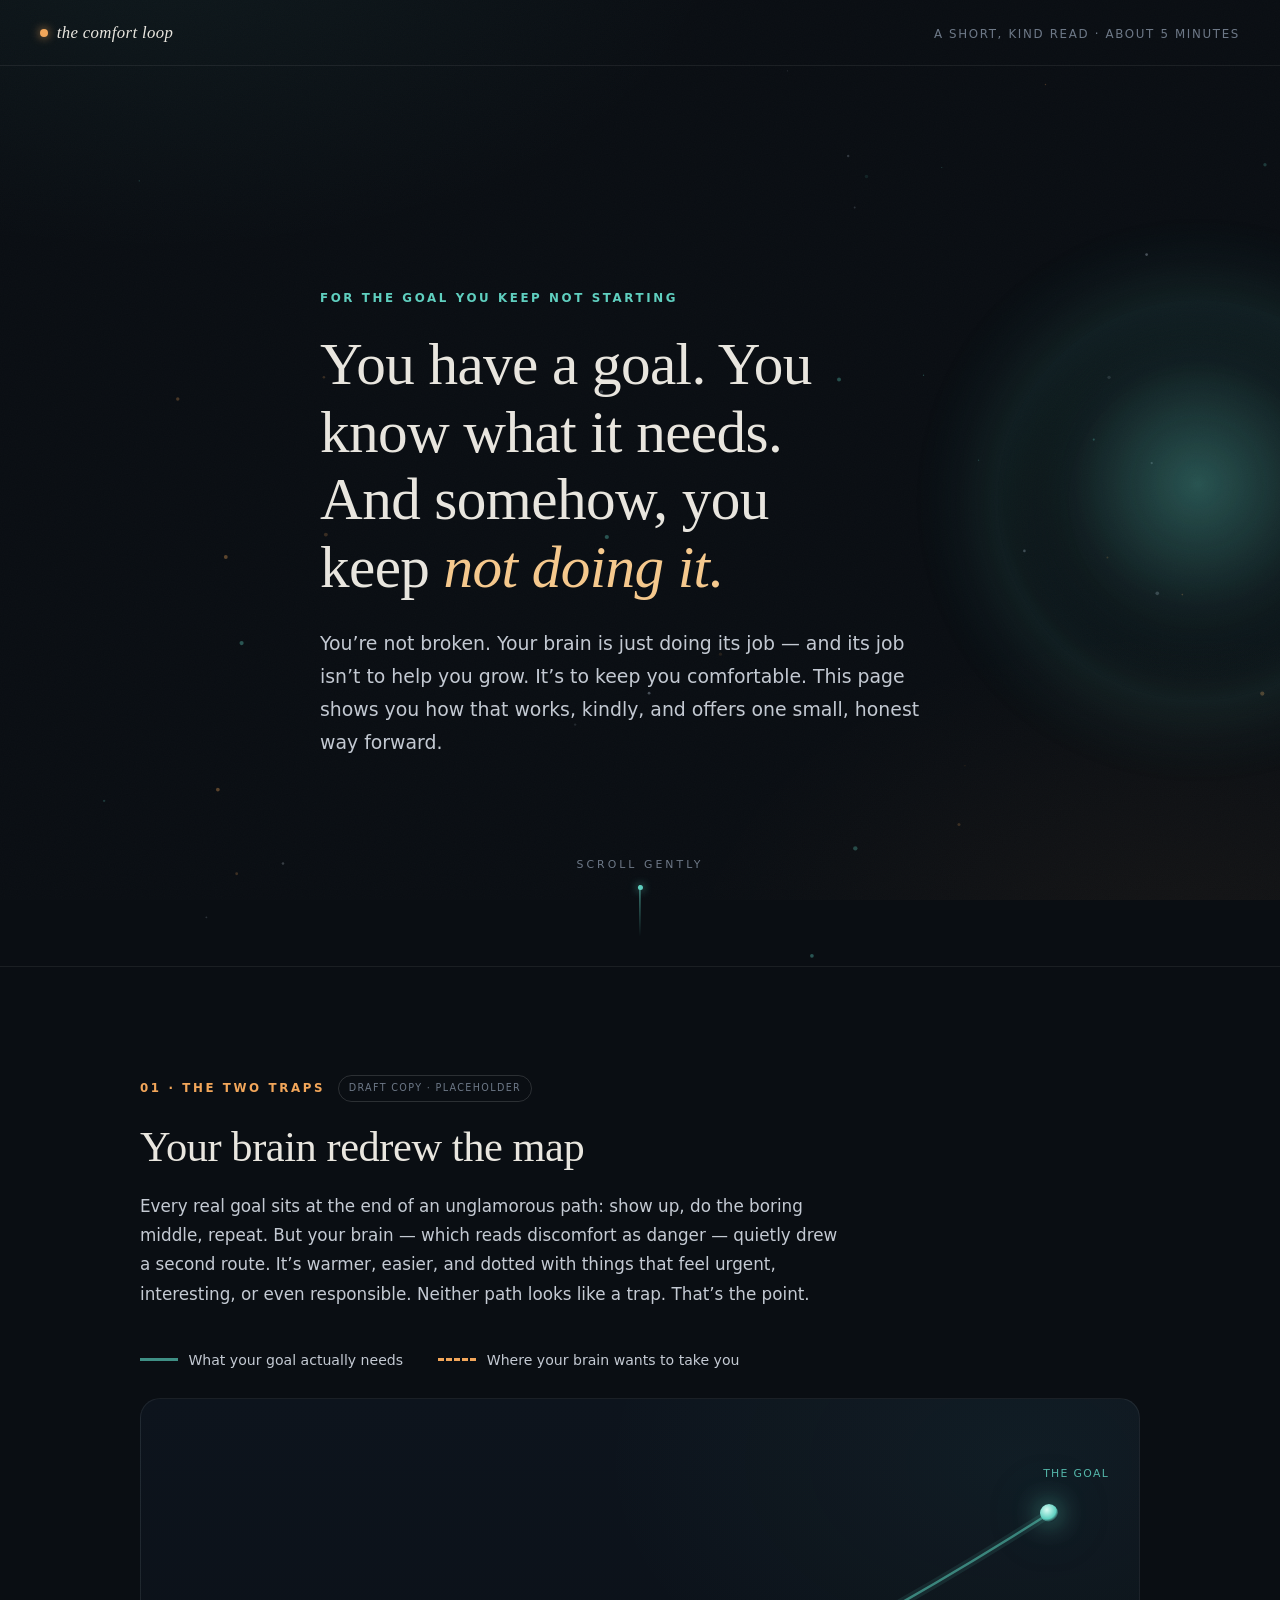
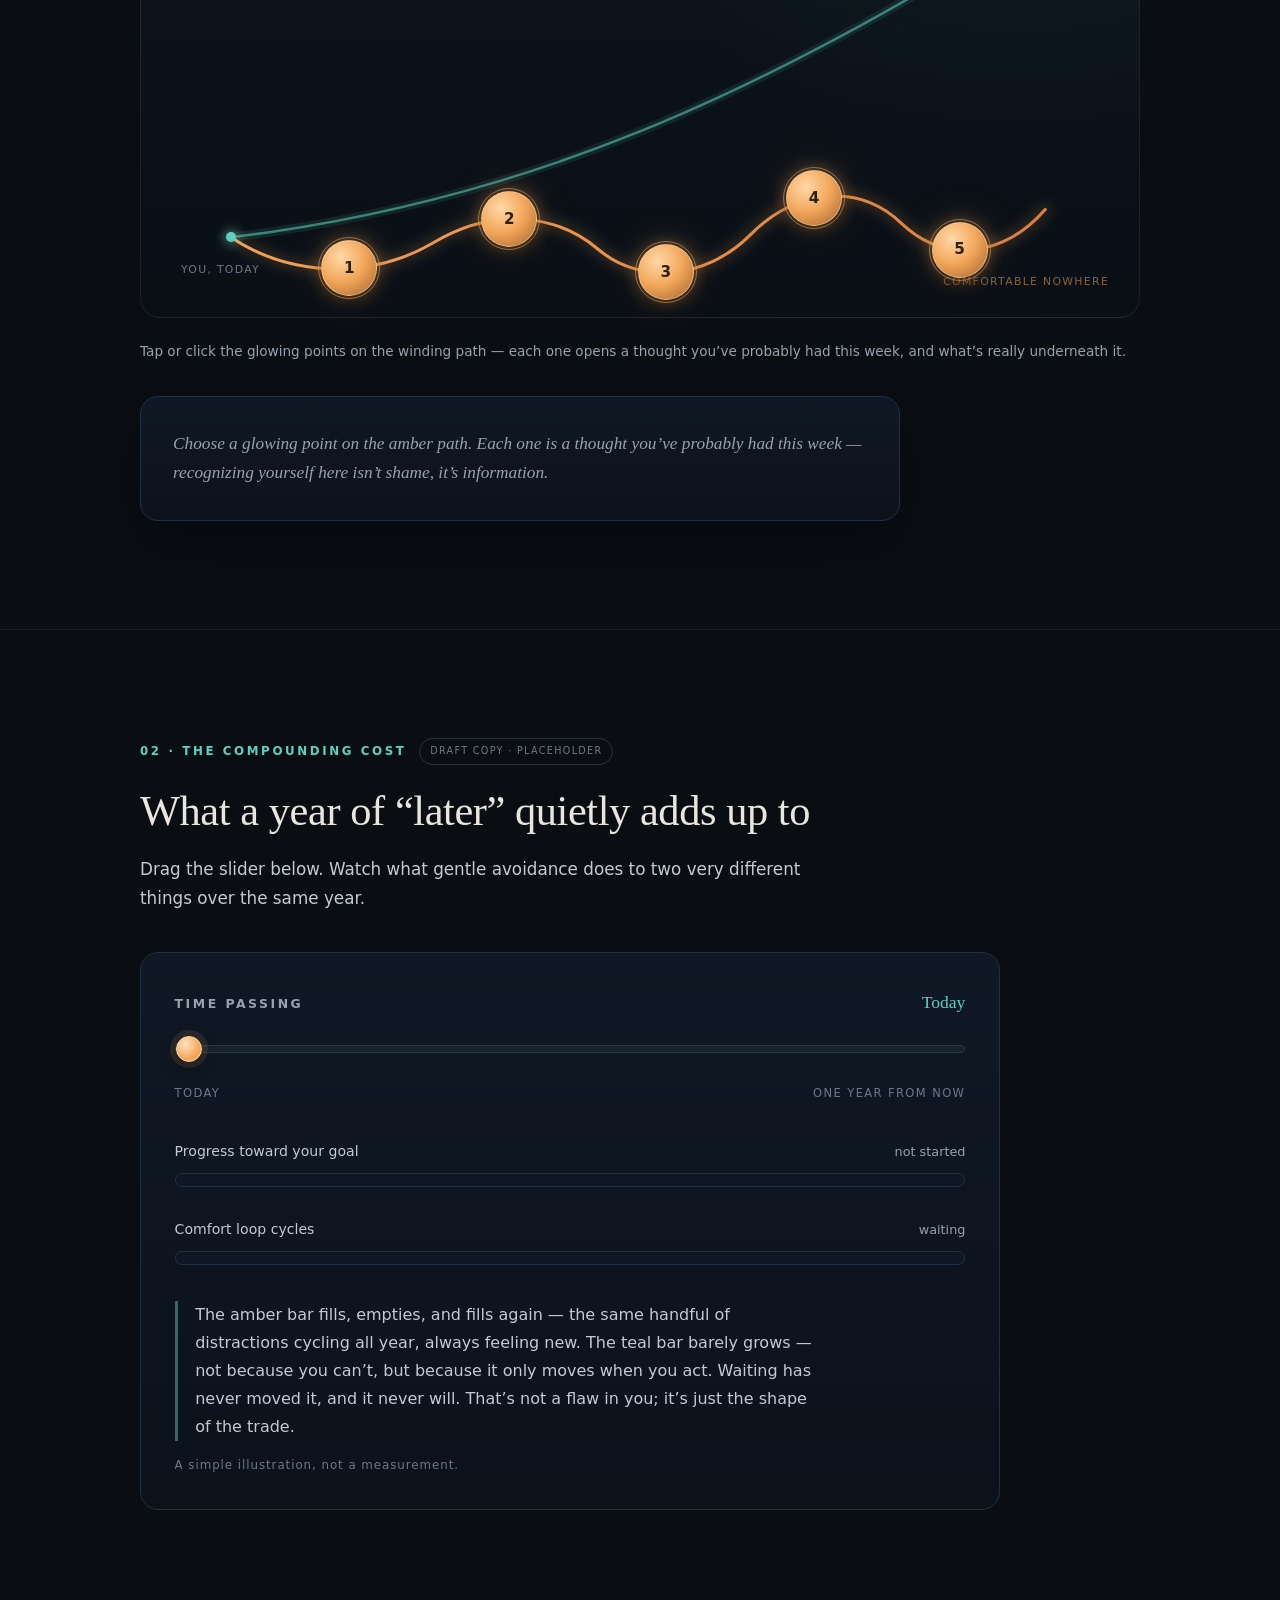
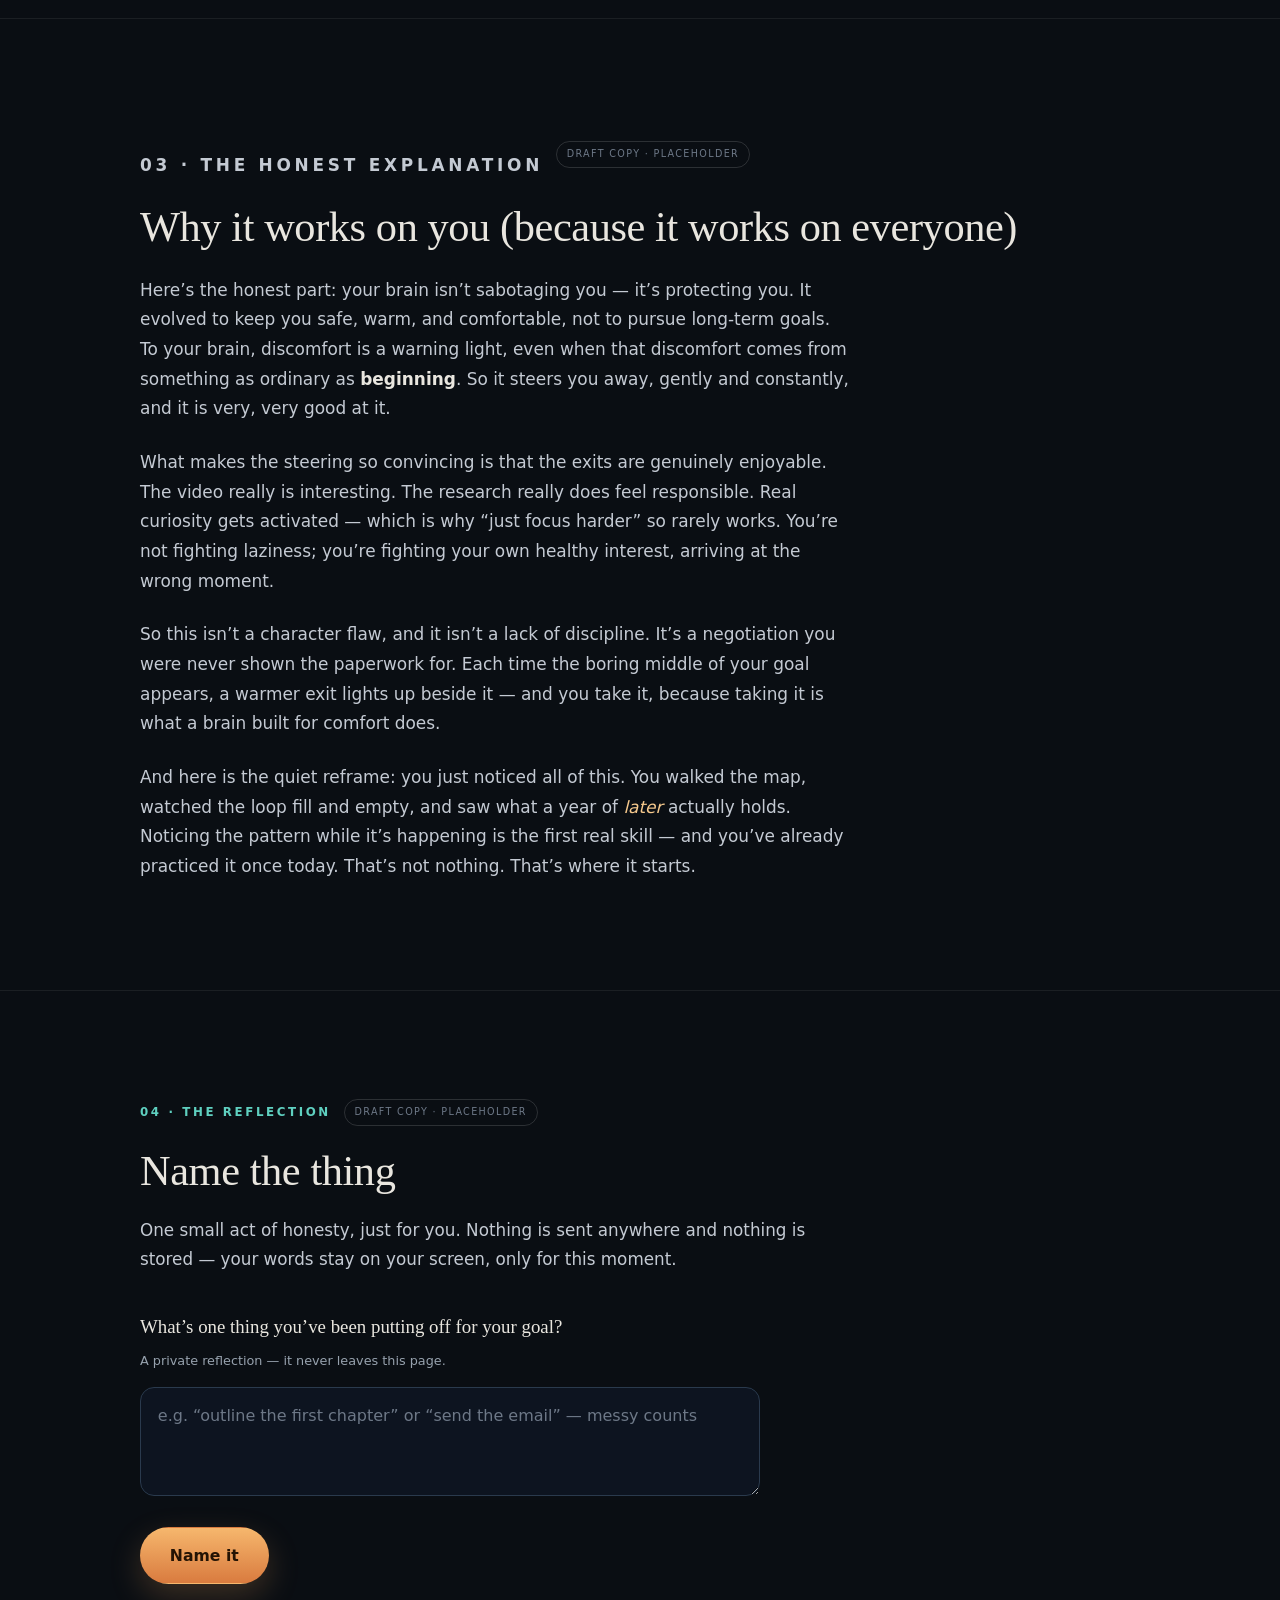
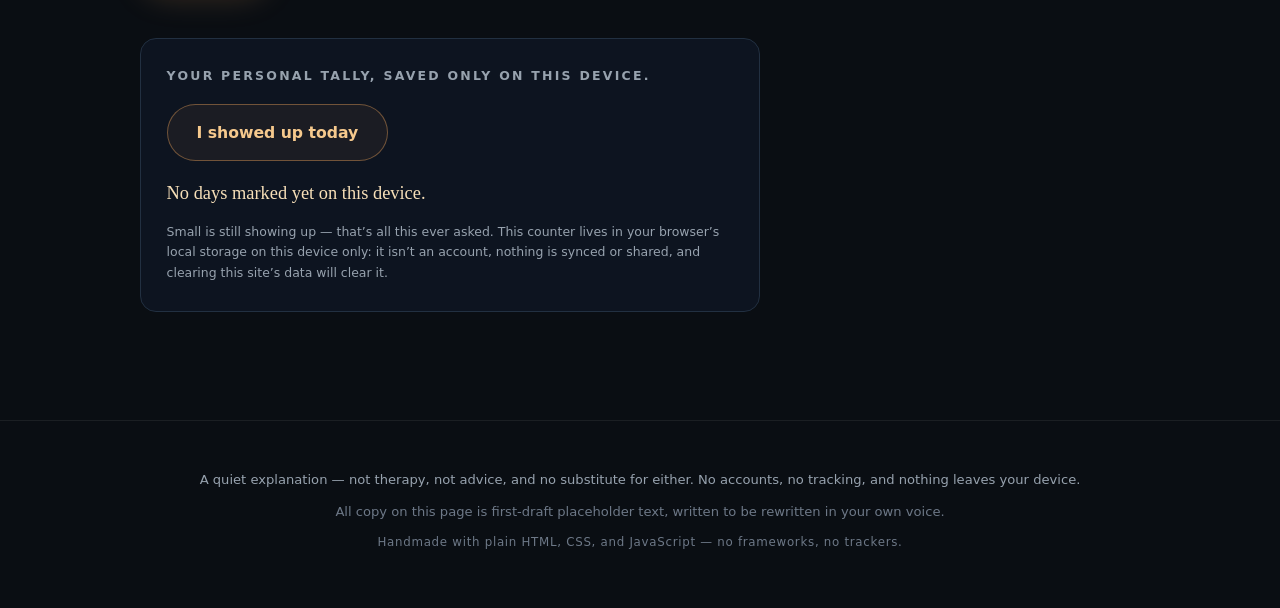
<file: index.html>
<!DOCTYPE html>
<html lang="en">
<head>
  <meta charset="utf-8">
  <meta name="viewport" content="width=device-width, initial-scale=1">
  <meta name="description" content="A short, kind, interactive explanation of why we avoid the goals that matter — and one honest first step.">
  <meta name="color-scheme" content="dark">
  <meta name="theme-color" content="#0a0e13">
  <title>The Comfort Loop — why you keep not doing the thing</title>
  <link rel="icon" href="data:image/svg+xml,%3Csvg%20xmlns='http://www.w3.org/2000/svg'%20viewBox='0%200%20100%20100'%3E%3Ccircle%20cx='32'%20cy='58'%20r='24'%20fill='%235fd0c0'/%3E%3Ccircle%20cx='68'%20cy='44'%20r='13'%20fill='%23f2a65a'/%3E%3C/svg%3E">
  <link rel="stylesheet" href="./style.css">
  <script type="module" src="./app.js"></script>
</head>
<body>
  <a class="skip" href="#main">Skip to content</a>
  <div class="noise" aria-hidden="true"></div>

  <header class="site-head">
    <p class="wordmark">the comfort loop</p>
    <p class="head-note">a short, kind read · about 5 minutes</p>
  </header>

  <main id="main">

    <!-- ============ 1 · HERO ============ -->
    <section class="hero" aria-labelledby="hero-title">
      <canvas id="dust" aria-hidden="true"></canvas>
      <div class="hero-glow" aria-hidden="true"></div>
      <div class="wrap hero-inner reveal">
        <!-- COPY: draft / placeholder — rewrite in your own voice -->
        <p class="kicker kicker-teal">for the goal you keep not starting</p>
        <h1 id="hero-title">You have a goal. You know what it needs. And somehow, you keep <em>not doing it.</em></h1>
        <p class="lede">You&rsquo;re not broken. Your brain is just doing its job &mdash; and its job isn&rsquo;t to help you grow. It&rsquo;s to keep you comfortable. This page shows you how that works, kindly, and offers one small, honest way forward.</p>
      </div>
      <div class="scroll-cue" aria-hidden="true">
        <span class="cue-word">scroll gently</span>
        <span class="cue-line"></span>
      </div>
    </section>

    <!-- ============ 2 · THE TWO TRAPS ============ -->
    <section class="section" id="traps" aria-labelledby="traps-title">
      <div class="wrap">
        <div class="reveal">
          <div class="kicker-row">
            <p class="kicker kicker-amber">01 · the two traps</p>
            <span class="draft-chip" title="Placeholder copy — rewrite in your own voice">draft copy · placeholder</span>
          </div>
          <h2 id="traps-title">Your brain redrew the map</h2>
          <!-- COPY: draft / placeholder — rewrite in your own voice -->
          <p class="intro">Every real goal sits at the end of an unglamorous path: show up, do the boring middle, repeat. But your brain &mdash; which reads discomfort as danger &mdash; quietly drew a second route. It&rsquo;s warmer, easier, and dotted with things that feel urgent, interesting, or even responsible. Neither path looks like a trap. That&rsquo;s the point.</p>
        </div>

        <div class="reveal">
          <ul class="legend" aria-label="Map legend">
            <li><span class="key key-goal" aria-hidden="true"></span>What your goal actually needs</li>
            <li><span class="key key-brain" aria-hidden="true"></span>Where your brain wants to take you</li>
          </ul>

          <div class="map-stage">
            <svg class="map-svg" viewBox="0 0 1000 520" preserveAspectRatio="none" aria-hidden="true" focusable="false">
              <defs>
                <filter id="glowA" x="-60%" y="-60%" width="220%" height="220%">
                  <feGaussianBlur stdDeviation="6"/>
                </filter>
                <linearGradient id="gradBrain" x1="0" y1="0" x2="1000" y2="0" gradientUnits="userSpaceOnUse">
                  <stop offset="0" stop-color="#f2a65a"/>
                  <stop offset="1" stop-color="#d97b3f"/>
                </linearGradient>
              </defs>
              <path class="path-goal-glow" d="M 90 440 C 380 405 620 300 910 115" vector-effect="non-scaling-stroke"/>
              <path class="path-goal" d="M 90 440 C 380 405 620 300 910 115" vector-effect="non-scaling-stroke"/>
              <path class="path-brain-glow" d="M 90 440 C 150 480 230 482 292 446 C 355 408 418 418 458 452 C 500 488 566 482 610 438 C 656 392 718 384 762 426 C 806 468 866 458 906 412" vector-effect="non-scaling-stroke" filter="url(#glowA)"/>
              <path class="path-brain" id="brain-path" d="M 90 440 C 150 480 230 482 292 446 C 355 408 418 418 458 452 C 500 488 566 482 610 438 C 656 392 718 384 762 426 C 806 468 866 458 906 412" vector-effect="non-scaling-stroke"/>
            </svg>

            <span class="map-dot" aria-hidden="true"></span>
            <span class="map-label map-label--start">you, today</span>
            <span class="goal-orb" aria-hidden="true"></span>
            <span class="map-label map-label--goal">the goal</span>
            <span class="map-label map-label--nowhere">comfortable&nbsp;nowhere</span>

            <button class="bubble b1" type="button" aria-pressed="false" aria-controls="trap-card" aria-label="Distraction point 1 — the just-a-minute trap" style="--i:0">
              <span class="bubble-num" aria-hidden="true">1</span>
            </button>
            <button class="bubble b2" type="button" aria-pressed="false" aria-controls="trap-card" aria-label="Distraction point 2 — the one-more-video trap" style="--i:1">
              <span class="bubble-num" aria-hidden="true">2</span>
            </button>
            <button class="bubble b3" type="button" aria-pressed="false" aria-controls="trap-card" aria-label="Distraction point 3 — the more-research-first trap" style="--i:2">
              <span class="bubble-num" aria-hidden="true">3</span>
            </button>
            <button class="bubble b4" type="button" aria-pressed="false" aria-controls="trap-card" aria-label="Distraction point 4 — the shiny-other-thing trap" style="--i:3">
              <span class="bubble-num" aria-hidden="true">4</span>
            </button>
            <button class="bubble b5" type="button" aria-pressed="false" aria-controls="trap-card" aria-label="Distraction point 5 — the tomorrow-when-I'm-fresh trap" style="--i:4">
              <span class="bubble-num" aria-hidden="true">5</span>
            </button>
          </div>

          <p class="map-hint">Tap or click the glowing points on the winding path &mdash; each one opens a thought you&rsquo;ve probably had this week, and what&rsquo;s really underneath it.</p>

          <article class="trap-card" id="trap-card" role="region" aria-live="polite" aria-label="Trap details">
            <p class="trap-empty">Choose a glowing point on the amber path. Each one is a thought you&rsquo;ve probably had this week &mdash; recognizing yourself here isn&rsquo;t shame, it&rsquo;s information.</p>
          </article>
        </div>
      </div>
    </section>

    <!-- ============ 3 · THE COMPOUNDING COST ============ -->
    <section class="section" id="cost" aria-labelledby="cost-title">
      <div class="wrap">
        <div class="reveal">
          <div class="kicker-row">
            <p class="kicker kicker-teal">02 · the compounding cost</p>
            <span class="draft-chip" title="Placeholder copy — rewrite in your own voice">draft copy · placeholder</span>
          </div>
          <h2 id="cost-title">What a year of &ldquo;later&rdquo; quietly adds up to</h2>
          <!-- COPY: draft / placeholder — rewrite in your own voice -->
          <p class="intro">Drag the slider below. Watch what gentle avoidance does to two very different things over the same year.</p>

          <div class="time-machine">
            <div class="slider-head">
              <label for="time">Time passing</label>
              <output id="time-out" for="time">Today</output>
            </div>
            <input type="range" id="time" min="0" max="365" step="1" value="0" aria-describedby="time-desc">
            <p id="time-desc" class="visually-hidden">Drag from today to one year from now. Two bars below update to illustrate progress toward your goal versus comfort loop cycles.</p>
            <div class="slider-ends" aria-hidden="true">
              <span>today</span>
              <span>one year from now</span>
            </div>

            <div class="bars">
              <div class="bar-row">
                <div class="bar-label">
                  <span>Progress toward your goal</span>
                  <span class="bar-val" id="goal-val">not started</span>
                </div>
                <div class="bar-track track-teal">
                  <div class="bar-fill fill-teal" id="goal-fill"></div>
                </div>
              </div>
              <div class="bar-row">
                <div class="bar-label">
                  <span>Comfort loop cycles</span>
                  <span class="bar-val" id="loop-val">waiting</span>
                </div>
                <div class="bar-track track-amber">
                  <div class="bar-fill fill-amber" id="loop-fill"></div>
                </div>
              </div>
            </div>

            <!-- COPY: draft / placeholder — rewrite in your own voice -->
            <p class="caption">The amber bar fills, empties, and fills again &mdash; the same handful of distractions cycling all year, always feeling new. The teal bar barely grows &mdash; not because you can&rsquo;t, but because it only moves when you act. Waiting has never moved it, and it never will. That&rsquo;s not a flaw in you; it&rsquo;s just the shape of the trade.</p>
            <p class="figure-note">A simple illustration, not a measurement.</p>
          </div>
        </div>
      </div>
    </section>

    <!-- ============ 4 · THE HONEST EXPLANATION ============ -->
    <section class="section" id="explain" aria-labelledby="explain-title">
      <div class="wrap prose reveal">
        <div class="kicker-row">
          <p class="kicker kicker-amber">03 · the honest explanation</p>
          <span class="draft-chip" title="Placeholder copy — rewrite in your own voice">draft copy · placeholder</span>
        </div>
        <h2 id="explain-title">Why it works on you (because it works on everyone)</h2>
        <!-- COPY: draft / placeholder — rewrite in your own voice -->
        <p>Here&rsquo;s the honest part: your brain isn&rsquo;t sabotaging you &mdash; it&rsquo;s protecting you. It evolved to keep you safe, warm, and comfortable, not to pursue long-term goals. To your brain, discomfort is a warning light, even when that discomfort comes from something as ordinary as <strong>beginning</strong>. So it steers you away, gently and constantly, and it is very, very good at it.</p>
        <p>What makes the steering so convincing is that the exits are genuinely enjoyable. The video really is interesting. The research really does feel responsible. Real curiosity gets activated &mdash; which is why &ldquo;just focus harder&rdquo; so rarely works. You&rsquo;re not fighting laziness; you&rsquo;re fighting your own healthy interest, arriving at the wrong moment.</p>
        <p>So this isn&rsquo;t a character flaw, and it isn&rsquo;t a lack of discipline. It&rsquo;s a negotiation you were never shown the paperwork for. Each time the boring middle of your goal appears, a warmer exit lights up beside it &mdash; and you take it, because taking it is what a brain built for comfort does.</p>
        <p>And here is the quiet reframe: you just noticed all of this. You walked the map, watched the loop fill and empty, and saw what a year of <em>later</em> actually holds. Noticing the pattern while it&rsquo;s happening is the first real skill &mdash; and you&rsquo;ve already practiced it once today. That&rsquo;s not nothing. That&rsquo;s where it starts.</p>
      </div>
    </section>

    <!-- ============ 5 · THE REFLECTION ============ -->
    <section class="section" id="reflect" aria-labelledby="reflect-title">
      <div class="wrap">
        <div class="reveal">
          <div class="kicker-row">
            <p class="kicker kicker-teal">04 · the reflection</p>
            <span class="draft-chip" title="Placeholder copy — rewrite in your own voice">draft copy · placeholder</span>
          </div>
          <h2 id="reflect-title">Name the thing</h2>
          <!-- COPY: draft / placeholder — rewrite in your own voice -->
          <p class="intro">One small act of honesty, just for you. Nothing is sent anywhere and nothing is stored &mdash; your words stay on your screen, only for this moment.</p>

          <form class="reflect-form" id="reflect-form" novalidate>
            <div class="field" id="reflect-field">
              <label for="avoided">What&rsquo;s one thing you&rsquo;ve been putting off for your goal?</label>
              <p class="field-hint">A private reflection &mdash; it never leaves this page.</p>
              <textarea id="avoided" name="avoided" rows="3" placeholder="e.g. &ldquo;outline the first chapter&rdquo; or &ldquo;send the email&rdquo; &mdash; messy counts" autocomplete="off"></textarea>
            </div>
            <button type="submit" class="btn btn-primary">Name it</button>
            <p class="form-note" id="form-note" role="status">Even a few messy words count &mdash; write something first, then name it.</p>
          </form>

          <!-- Fixed response — same for every visitor, by design -->
          <div class="response" id="response" hidden>
            <p class="response-main">Named. That&rsquo;s the first honest moment.</p>
            <p class="response-ask">Now &mdash; not tomorrow, not after one more thing &mdash; can you give it <strong>ten minutes</strong> right now?</p>
            <p class="response-note">You&rsquo;ll see this same line no matter what you write. It&rsquo;s a nudge, not a reading &mdash; nothing on this page pretends to know you.</p>
          </div>
        </div>

        <div class="reveal">
          <div class="tally" id="tally">
            <p class="tally-label">Your personal tally, saved only on this device.</p>
            <button type="button" class="btn btn-ghost" id="tally-btn">I showed up today</button>
            <p class="tally-count" id="tally-count">No days marked yet on this device.</p>
            <p class="tally-note">Small is still showing up &mdash; that&rsquo;s all this ever asked. This counter lives in your browser&rsquo;s local storage on this device only: it isn&rsquo;t an account, nothing is synced or shared, and clearing this site&rsquo;s data will clear it.</p>
            <p class="storage-note" id="storage-note" hidden>Heads up: this browser is blocking local storage right now, so the tally can&rsquo;t be saved between visits.</p>
          </div>
        </div>
      </div>
    </section>
  </main>

  <footer class="site-foot">
    <p>A quiet explanation &mdash; not therapy, not advice, and no substitute for either. No accounts, no tracking, and nothing leaves your device.</p>
    <p class="foot-draft">All copy on this page is first-draft placeholder text, written to be rewritten in your own voice.</p>
    <p class="foot-made">Handmade with plain HTML, CSS, and JavaScript &mdash; no frameworks, no trackers.</p>
  </footer>
</body>
</html>
</file>
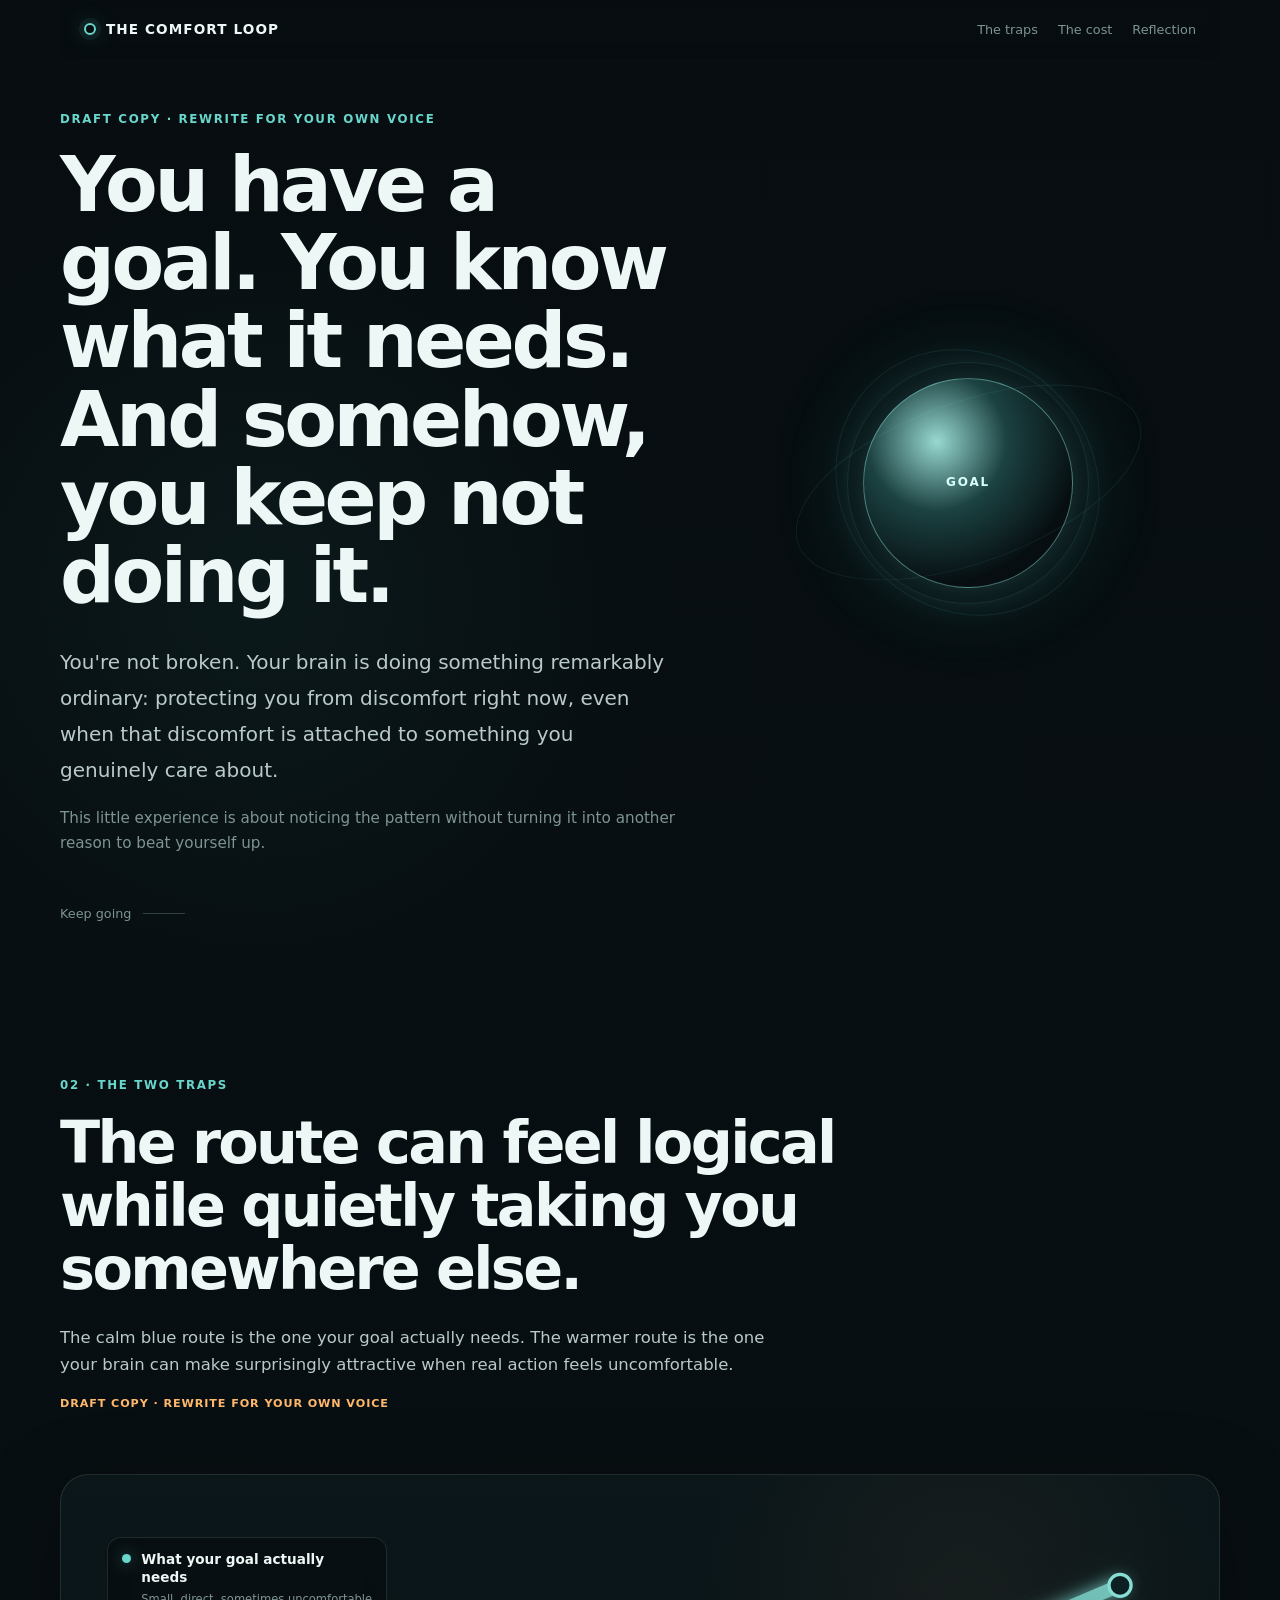
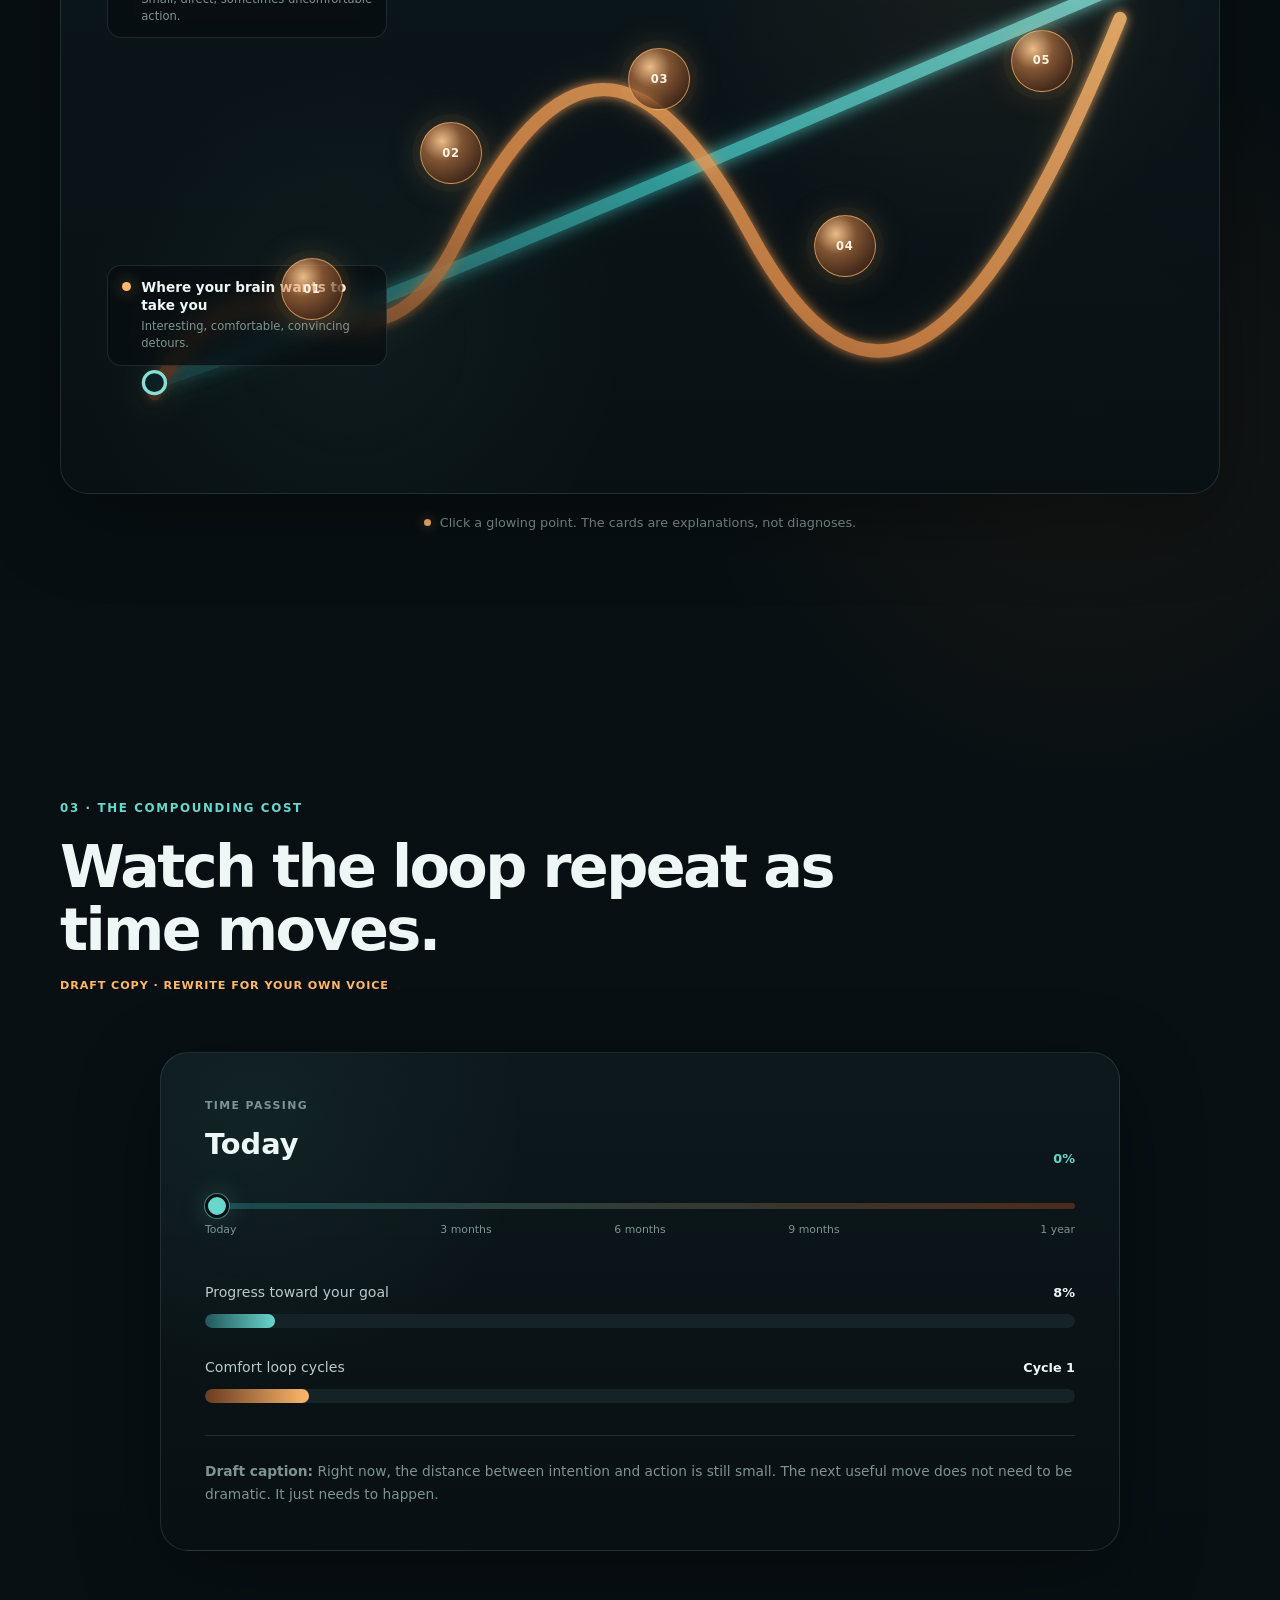
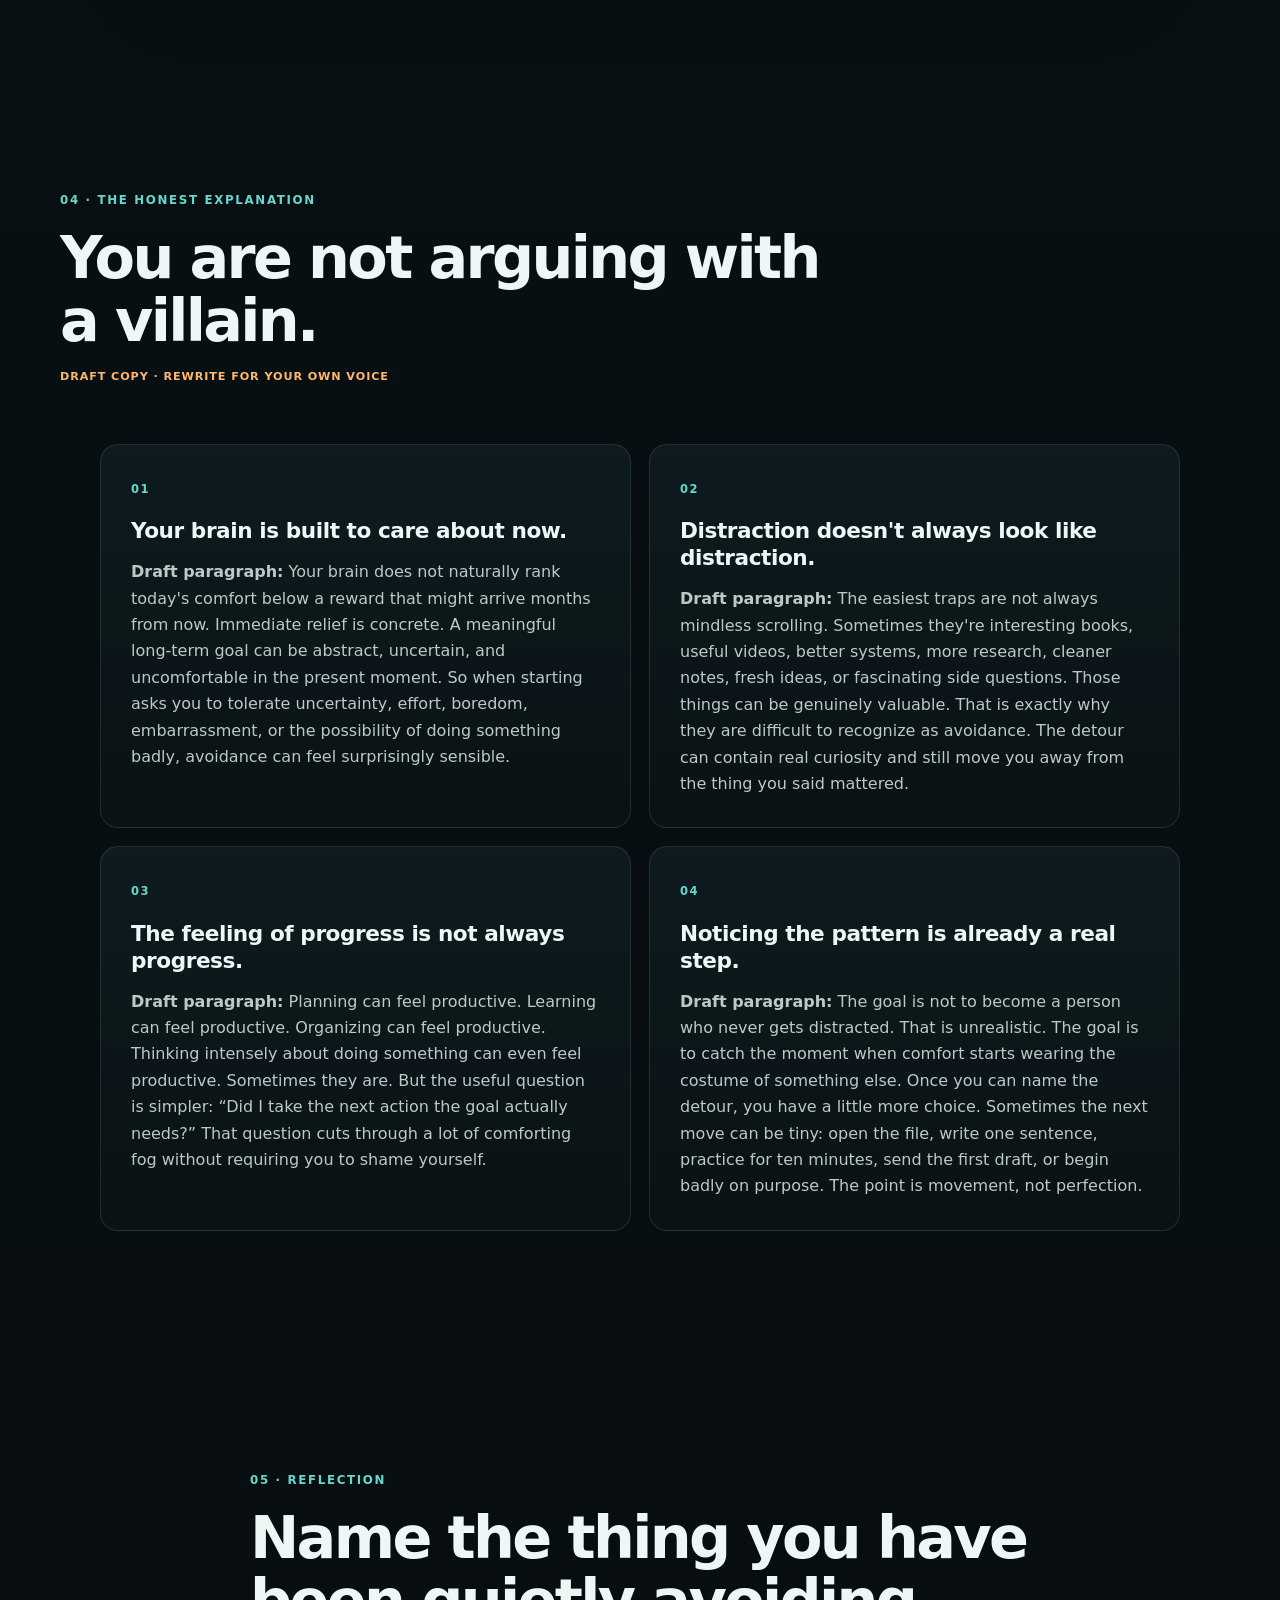
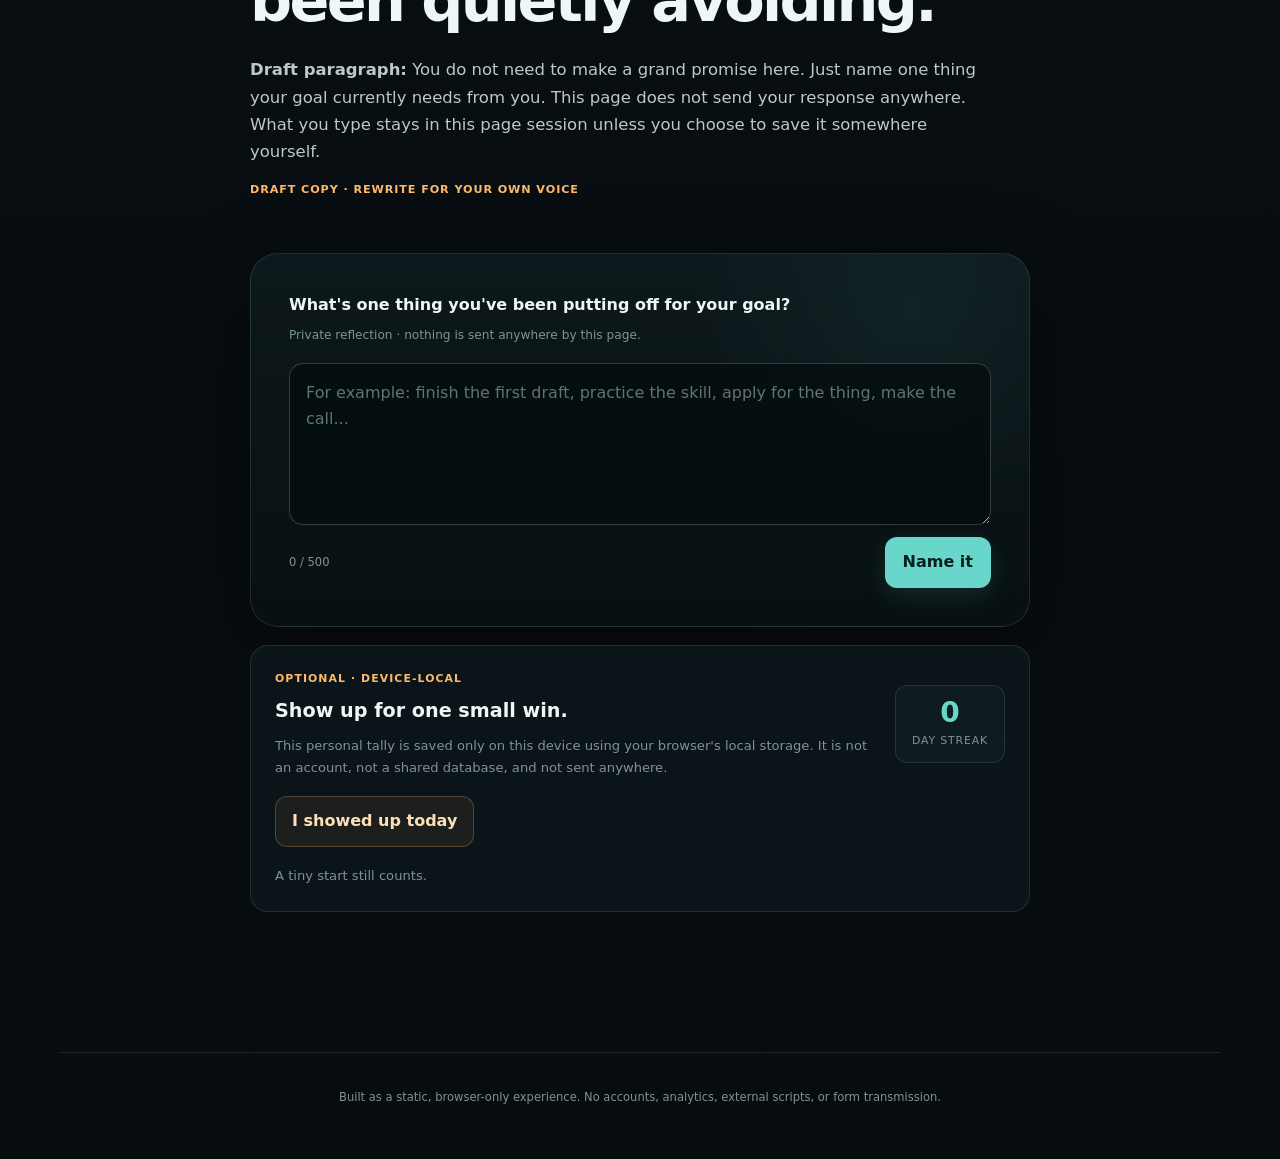
<file: v2/index.html>
<!DOCTYPE html>
<html lang="en">
<head>
  <meta charset="UTF-8">
  <meta name="viewport" content="width=device-width, initial-scale=1.0">
  <meta name="description" content="An interactive explanation of why meaningful goals can be surprisingly easy to avoid.">
  <meta name="theme-color" content="#081013">
  <title>The Comfort Loop</title>
  <link rel="stylesheet" href="style.css">
  <script src="app.js" defer></script>
</head>

<body>
  <a class="skip-link" href="#main-content">Skip to content</a>

  <header class="site-header">
    <a class="brand" href="#top" aria-label="The Comfort Loop home">
      <span class="brand-mark" aria-hidden="true"></span>
      <span>The Comfort Loop</span>
    </a>

    <nav class="top-nav" aria-label="Page sections">
      <a href="#traps">The traps</a>
      <a href="#cost">The cost</a>
      <a href="#reflection">Reflection</a>
    </nav>
  </header>

  <main id="main-content">

    <!-- =========================================================
         1. HERO
    ========================================================== -->
    <section class="hero section-shell" id="top" aria-labelledby="hero-title">
      <div class="hero-copy">
        <p class="eyebrow">DRAFT COPY · REWRITE FOR YOUR OWN VOICE</p>

        <h1 id="hero-title">
          You have a goal.
          You know what it needs.
          And somehow, you keep not doing it.
        </h1>

        <p class="hero-lead">
          You're not broken. Your brain is doing something remarkably ordinary:
          protecting you from discomfort right now, even when that discomfort
          is attached to something you genuinely care about.
        </p>

        <p class="hero-note">
          This little experience is about noticing the pattern without turning
          it into another reason to beat yourself up.
        </p>
      </div>

      <div class="hero-visual" aria-label="A distant glowing shape representing your goal">
        <div class="hero-orbit hero-orbit-one" aria-hidden="true"></div>
        <div class="hero-orbit hero-orbit-two" aria-hidden="true"></div>
        <div class="goal-glow" aria-hidden="true">
          <span>GOAL</span>
        </div>
        <div class="goal-halo" aria-hidden="true"></div>
      </div>

      <a class="scroll-cue" href="#traps">
        <span>Keep going</span>
        <span class="scroll-line" aria-hidden="true"></span>
      </a>
    </section>

    <!-- =========================================================
         2. THE TWO TRAPS
    ========================================================== -->
    <section class="section-shell traps-section" id="traps" aria-labelledby="traps-title">
      <div class="section-heading">
        <p class="eyebrow">02 · THE TWO TRAPS</p>

        <h2 id="traps-title">
          The route can feel logical while quietly taking you somewhere else.
        </h2>

        <p>
          The calm blue route is the one your goal actually needs.
          The warmer route is the one your brain can make surprisingly
          attractive when real action feels uncomfortable.
        </p>

        <p class="draft-tag">DRAFT COPY · REWRITE FOR YOUR OWN VOICE</p>
      </div>

      <div class="path-map" aria-label="Interactive map showing a goal path and distraction path">

        <svg class="path-svg" viewBox="0 0 1000 560" role="img"
             aria-label="Two routes: one direct goal path and one winding distraction path">
          <defs>
            <linearGradient id="goalPathGradient" x1="0" y1="1" x2="1" y2="0">
              <stop offset="0%" stop-color="#163c42"></stop>
              <stop offset="55%" stop-color="#3cb7b4"></stop>
              <stop offset="100%" stop-color="#86ded4"></stop>
            </linearGradient>

            <linearGradient id="trapPathGradient" x1="0" y1="1" x2="1" y2="0">
              <stop offset="0%" stop-color="#4e2d1c"></stop>
              <stop offset="45%" stop-color="#dc8a48"></stop>
              <stop offset="100%" stop-color="#ffbc72"></stop>
            </linearGradient>

            <filter id="goalGlow" x="-40%" y="-40%" width="180%" height="180%">
              <feGaussianBlur stdDeviation="7" result="blur"></feGaussianBlur>
              <feMerge>
                <feMergeNode in="blur"></feMergeNode>
                <feMergeNode in="SourceGraphic"></feMergeNode>
              </feMerge>
            </filter>

            <filter id="trapGlow" x="-40%" y="-40%" width="180%" height="180%">
              <feGaussianBlur stdDeviation="5" result="blur"></feGaussianBlur>
              <feMerge>
                <feMergeNode in="blur"></feMergeNode>
                <feMergeNode in="SourceGraphic"></feMergeNode>
              </feMerge>
            </filter>
          </defs>

          <!-- Calm goal path -->
          <path
            class="path-underlay goal-path-underlay"
            d="M 60 460 C 280 385, 500 285, 935 100">
            <animate
              attributeName="opacity"
              values="0.45;0.75;0.45"
              dur="5s"
              repeatCount="indefinite">
            </animate>
          </path>

          <path
            class="goal-path"
            d="M 60 460 C 280 385, 500 285, 935 100"
            fill="none"
            stroke="url(#goalPathGradient)"
            stroke-width="12"
            stroke-linecap="round"
            filter="url(#goalGlow)">
          </path>

          <!-- Winding trap path -->
          <path
            class="path-underlay trap-path-underlay"
            d="M 60 470 C 150 285, 245 510, 335 330 S 505 150, 600 325 S 795 475, 935 130">
            <animate
              attributeName="opacity"
              values="0.40;0.80;0.40"
              dur="6s"
              repeatCount="indefinite">
            </animate>
          </path>

          <path
            class="trap-path"
            d="M 60 470 C 150 285, 245 510, 335 330 S 505 150, 600 325 S 795 475, 935 130"
            fill="none"
            stroke="url(#trapPathGradient)"
            stroke-width="12"
            stroke-linecap="round"
            filter="url(#trapGlow)">
          </path>

          <!-- Start / destination markers -->
          <circle cx="60" cy="460" r="10" fill="#0c2023" stroke="#86ded4" stroke-width="3"></circle>
          <circle cx="935" cy="100" r="10" fill="#0c2023" stroke="#86ded4" stroke-width="3"></circle>
        </svg>

        <div class="path-label goal-label">
          <span class="path-label-dot teal-dot" aria-hidden="true"></span>
          <span>
            <strong>What your goal actually needs</strong>
            <small>Small, direct, sometimes uncomfortable action.</small>
          </span>
        </div>

        <div class="path-label trap-label">
          <span class="path-label-dot amber-dot" aria-hidden="true"></span>
          <span>
            <strong>Where your brain wants to take you</strong>
            <small>Interesting, comfortable, convincing detours.</small>
          </span>
        </div>

        <!-- Interactive bubbles -->
        <button
          class="distraction-bubble bubble-one"
          type="button"
          aria-expanded="false"
          aria-controls="trap-card-one">
          <span class="bubble-number">01</span>
          <span class="sr-only">Open distraction point: checking something quickly</span>
        </button>

        <button
          class="distraction-bubble bubble-two"
          type="button"
          aria-expanded="false"
          aria-controls="trap-card-two">
          <span class="bubble-number">02</span>
          <span class="sr-only">Open distraction point: preparing more before starting</span>
        </button>

        <button
          class="distraction-bubble bubble-three"
          type="button"
          aria-expanded="false"
          aria-controls="trap-card-three">
          <span class="bubble-number">03</span>
          <span class="sr-only">Open distraction point: following an interesting side topic</span>
        </button>

        <button
          class="distraction-bubble bubble-four"
          type="button"
          aria-expanded="false"
          aria-controls="trap-card-four">
          <span class="bubble-number">04</span>
          <span class="sr-only">Open distraction point: organizing instead of doing</span>
        </button>

        <button
          class="distraction-bubble bubble-five"
          type="button"
          aria-expanded="false"
          aria-controls="trap-card-five">
          <span class="bubble-number">05</span>
          <span class="sr-only">Open distraction point: choosing easy entertainment</span>
        </button>
      </div>

      <div class="bubble-hint">
        <span class="hint-dot" aria-hidden="true"></span>
        Click a glowing point. The cards are explanations, not diagnoses.
      </div>

      <div class="trap-cards" id="trap-cards">

        <article class="trap-card" id="trap-card-one" hidden>
          <div class="trap-card-topline">
            <span class="card-index">01</span>
            <span class="card-type instant">Instant gratification</span>
          </div>

          <h3>“I'll just check this one thing first.”</h3>

          <p>
            <strong>Draft voice:</strong>
            “It's only going to take a minute. Then I'll start properly.”
          </p>

          <div class="honest-layer">
            <span>What may actually be happening</span>
            <p>
              Your brain has found a tiny, immediate reward that feels harmless.
              The goal requires a delayed payoff; the distraction offers a payoff
              right now. The important part is not the phone, tab, or message itself.
              It's the relief of postponing the harder moment.
            </p>
          </div>
        </article>

        <article class="trap-card" id="trap-card-two" hidden>
          <div class="trap-card-topline">
            <span class="card-index">02</span>
            <span class="card-type false-productivity">Disguised productivity</span>
          </div>

          <h3>“I should research this a little more before I start.”</h3>

          <p>
            <strong>Draft voice:</strong>
            “I'm not avoiding it. I'm getting prepared.”
          </p>

          <div class="honest-layer">
            <span>What may actually be happening</span>
            <p>
              Preparation can be useful, but it can also provide the feeling of
              progress without the vulnerability of making something, submitting
              something, practicing something, or simply beginning. The task feels
              responsible because the detour looks productive.
            </p>
          </div>
        </article>

        <article class="trap-card" id="trap-card-three" hidden>
          <div class="trap-card-topline">
            <span class="card-index">03</span>
            <span class="card-type false-productivity">Disguised interest</span>
          </div>

          <h3>“Wait, this other thing is genuinely fascinating.”</h3>

          <p>
            <strong>Draft voice:</strong>
            “This is actually useful. I could learn something from it.”
          </p>

          <div class="honest-layer">
            <span>What may actually be happening</span>
            <p>
              This one is tricky because the curiosity can be completely real.
              You may genuinely enjoy the article, tutorial, idea, rabbit hole,
              or side project. That doesn't make the interest fake. It simply means
              a real curiosity can still become a very convenient route away from
              the discomfort of your actual goal.
            </p>
          </div>
        </article>

        <article class="trap-card" id="trap-card-four" hidden>
          <div class="trap-card-topline">
            <span class="card-index">04</span>
            <span class="card-type false-productivity">Disguised productivity</span>
          </div>

          <h3>“I should organize everything before I begin.”</h3>

          <p>
            <strong>Draft voice:</strong>
            “Once the plan, folder, schedule, notes, and setup are perfect,
            the real work will be easy.”
          </p>

          <div class="honest-layer">
            <span>What may actually be happening</span>
            <p>
              Organizing creates order, and order can feel wonderfully safe.
              But sometimes the setup becomes a substitute for the first imperfect
              action. The brain gets the satisfaction of control while avoiding
              the uncertainty that comes with actually doing the thing.
            </p>
          </div>
        </article>

        <article class="trap-card" id="trap-card-five" hidden>
          <div class="trap-card-topline">
            <span class="card-index">05</span>
            <span class="card-type instant">Instant gratification</span>
          </div>

          <h3>“I'll relax for a little while, then I'll have more energy.”</h3>

          <p>
            <strong>Draft voice:</strong>
            “I deserve a break first. I'll probably work better afterward.”
          </p>

          <div class="honest-layer">
            <span>What may actually be happening</span>
            <p>
              Rest is real and necessary. The trap is using “rest” as an automatic
              escape whenever starting feels uncomfortable. A short reward can
              quietly turn into a much longer delay because your brain has learned
              that avoidance feels better immediately.
            </p>
          </div>
        </article>

      </div>
    </section>

    <!-- =========================================================
         3. COMPOUNDING COST
    ========================================================== -->
    <section class="section-shell cost-section" id="cost" aria-labelledby="cost-title">
      <div class="section-heading narrow">
        <p class="eyebrow">03 · THE COMPOUNDING COST</p>

        <h2 id="cost-title">Watch the loop repeat as time moves.</h2>

        <p class="draft-tag">DRAFT COPY · REWRITE FOR YOUR OWN VOICE</p>
      </div>

      <div class="time-card">
        <div class="slider-heading">
          <div>
            <span class="micro-label">TIME PASSING</span>
            <strong id="time-label">Today</strong>
          </div>

          <span class="slider-value" id="slider-value">0%</span>
        </div>

        <label class="sr-only" for="time-slider">
          Time passing from today to one year from now
        </label>

        <input
          id="time-slider"
          type="range"
          min="0"
          max="100"
          step="1"
          value="0"
          aria-valuemin="0"
          aria-valuemax="100"
          aria-valuenow="0"
          aria-valuetext="Today">

        <div class="slider-scale" aria-hidden="true">
          <span>Today</span>
          <span>3 months</span>
          <span>6 months</span>
          <span>9 months</span>
          <span>1 year</span>
        </div>

        <div class="bar-group">
          <div class="metric-row">
            <div class="metric-copy">
              <span>Progress toward your goal</span>
              <strong id="progress-percent">8%</strong>
            </div>

            <div class="metric-track" aria-hidden="true">
              <div class="metric-fill progress-fill" id="progress-fill"></div>
            </div>
          </div>

          <div class="metric-row">
            <div class="metric-copy">
              <span>Comfort loop cycles</span>
              <strong id="loop-cycle-label">Cycle 1</strong>
            </div>

            <div class="metric-track" aria-hidden="true">
              <div class="metric-fill loop-fill" id="loop-fill"></div>
            </div>
          </div>
        </div>

        <p class="slider-caption" id="slider-caption" aria-live="polite">
          <strong>Draft caption:</strong>
          The numbers here are deliberately illustrative, not scientific measurements.
          The point is the shape of the pattern: tiny goal progress alongside repeated
          returns to what feels easier right now.
        </p>
      </div>
    </section>

    <!-- =========================================================
         4. HONEST EXPLANATION
    ========================================================== -->
    <section class="section-shell explanation-section" aria-labelledby="explanation-title">
      <div class="section-heading narrow">
        <p class="eyebrow">04 · THE HONEST EXPLANATION</p>
        <h2 id="explanation-title">You are not arguing with a villain.</h2>
        <p class="draft-tag">DRAFT COPY · REWRITE FOR YOUR OWN VOICE</p>
      </div>

      <div class="explanation-grid">

        <article class="explanation-card">
          <span class="explanation-number">01</span>
          <h3>Your brain is built to care about now.</h3>
          <p>
            <strong>Draft paragraph:</strong>
            Your brain does not naturally rank today's comfort below a reward that
            might arrive months from now. Immediate relief is concrete. A meaningful
            long-term goal can be abstract, uncertain, and uncomfortable in the
            present moment. So when starting asks you to tolerate uncertainty, effort,
            boredom, embarrassment, or the possibility of doing something badly,
            avoidance can feel surprisingly sensible.
          </p>
        </article>

        <article class="explanation-card">
          <span class="explanation-number">02</span>
          <h3>Distraction doesn't always look like distraction.</h3>
          <p>
            <strong>Draft paragraph:</strong>
            The easiest traps are not always mindless scrolling. Sometimes they're
            interesting books, useful videos, better systems, more research, cleaner
            notes, fresh ideas, or fascinating side questions. Those things can be
            genuinely valuable. That is exactly why they are difficult to recognize as
            avoidance. The detour can contain real curiosity and still move you away
            from the thing you said mattered.
          </p>
        </article>

        <article class="explanation-card">
          <span class="explanation-number">03</span>
          <h3>The feeling of progress is not always progress.</h3>
          <p>
            <strong>Draft paragraph:</strong>
            Planning can feel productive. Learning can feel productive. Organizing can
            feel productive. Thinking intensely about doing something can even feel
            productive. Sometimes they are. But the useful question is simpler:
            “Did I take the next action the goal actually needs?” That question cuts
            through a lot of comforting fog without requiring you to shame yourself.
          </p>
        </article>

        <article class="explanation-card">
          <span class="explanation-number">04</span>
          <h3>Noticing the pattern is already a real step.</h3>
          <p>
            <strong>Draft paragraph:</strong>
            The goal is not to become a person who never gets distracted. That is
            unrealistic. The goal is to catch the moment when comfort starts wearing
            the costume of something else. Once you can name the detour, you have a
            little more choice. Sometimes the next move can be tiny: open the file,
            write one sentence, practice for ten minutes, send the first draft, or
            begin badly on purpose. The point is movement, not perfection.
          </p>
        </article>

      </div>
    </section>

    <!-- =========================================================
         5. REFLECTION
    ========================================================== -->
    <section class="section-shell reflection-section" id="reflection" aria-labelledby="reflection-title">
      <div class="reflection-shell">

        <div class="section-heading">
          <p class="eyebrow">05 · REFLECTION</p>

          <h2 id="reflection-title">
            Name the thing you have been quietly avoiding.
          </h2>

          <p class="reflection-intro">
            <strong>Draft paragraph:</strong>
            You do not need to make a grand promise here. Just name one thing
            your goal currently needs from you. This page does not send your
            response anywhere. What you type stays in this page session unless
            you choose to save it somewhere yourself.
          </p>

          <p class="draft-tag">DRAFT COPY · REWRITE FOR YOUR OWN VOICE</p>
        </div>

        <form id="reflection-form" class="reflection-form">
          <label for="goal-input">
            What's one thing you've been putting off for your goal?
          </label>

          <span class="private-note">
            Private reflection · nothing is sent anywhere by this page.
          </span>

          <textarea
            id="goal-input"
            name="goal"
            rows="5"
            maxlength="500"
            placeholder="For example: finish the first draft, practice the skill, apply for the thing, make the call..."
            autocomplete="off"
            spellcheck="true"></textarea>

          <div class="reflection-form-footer">
            <span class="character-note" id="character-note">0 / 500</span>

            <button class="primary-button" type="submit">
              Name it
            </button>
          </div>

          <div
            class="reflection-response"
            id="reflection-response"
            role="status"
            aria-live="polite"
            hidden>
            <span class="response-kicker">FIXED PROMPT · SAME FOR EVERYONE</span>
            <p>
              Named. That's the first honest moment. Now, not tomorrow and not
              after one more thing: can you give it ten minutes right now?
            </p>
          </div>
        </form>

        <div class="check-in-card">
          <div>
            <span class="check-in-kicker">OPTIONAL · DEVICE-LOCAL</span>
            <h3>Show up for one small win.</h3>
            <p>
              This personal tally is saved only on this device using your browser's
              local storage. It is not an account, not a shared database, and not
              sent anywhere.
            </p>
          </div>

          <div class="streak-display" aria-live="polite">
            <strong id="streak-count">0</strong>
            <span>day streak</span>
          </div>

          <button class="secondary-button" id="check-in-button" type="button">
            I showed up today
          </button>

          <p class="streak-message" id="streak-message">
            A tiny start still counts.
          </p>
        </div>

      </div>
    </section>

  </main>

  <footer class="site-footer">
    <p>
      Built as a static, browser-only experience. No accounts, analytics,
      external scripts, or form transmission.
    </p>
  </footer>

</body>
</html>
</file>
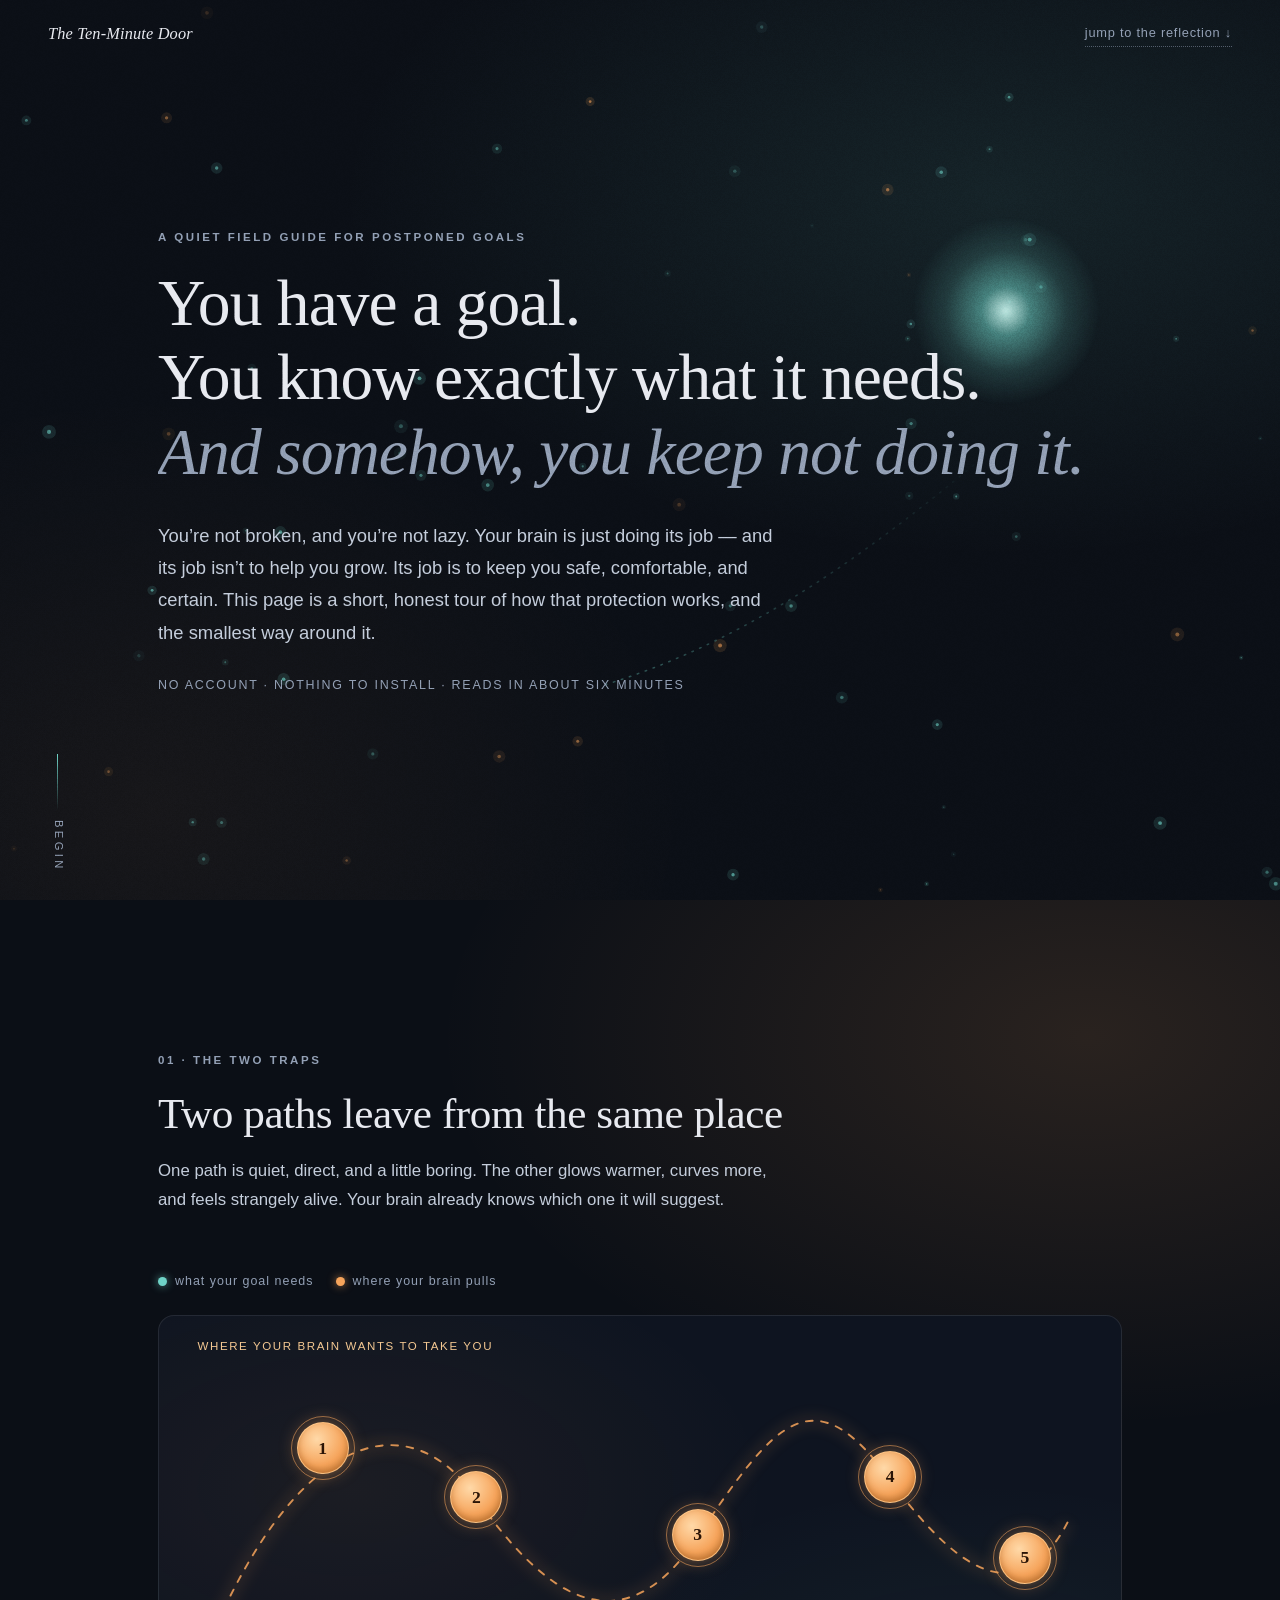
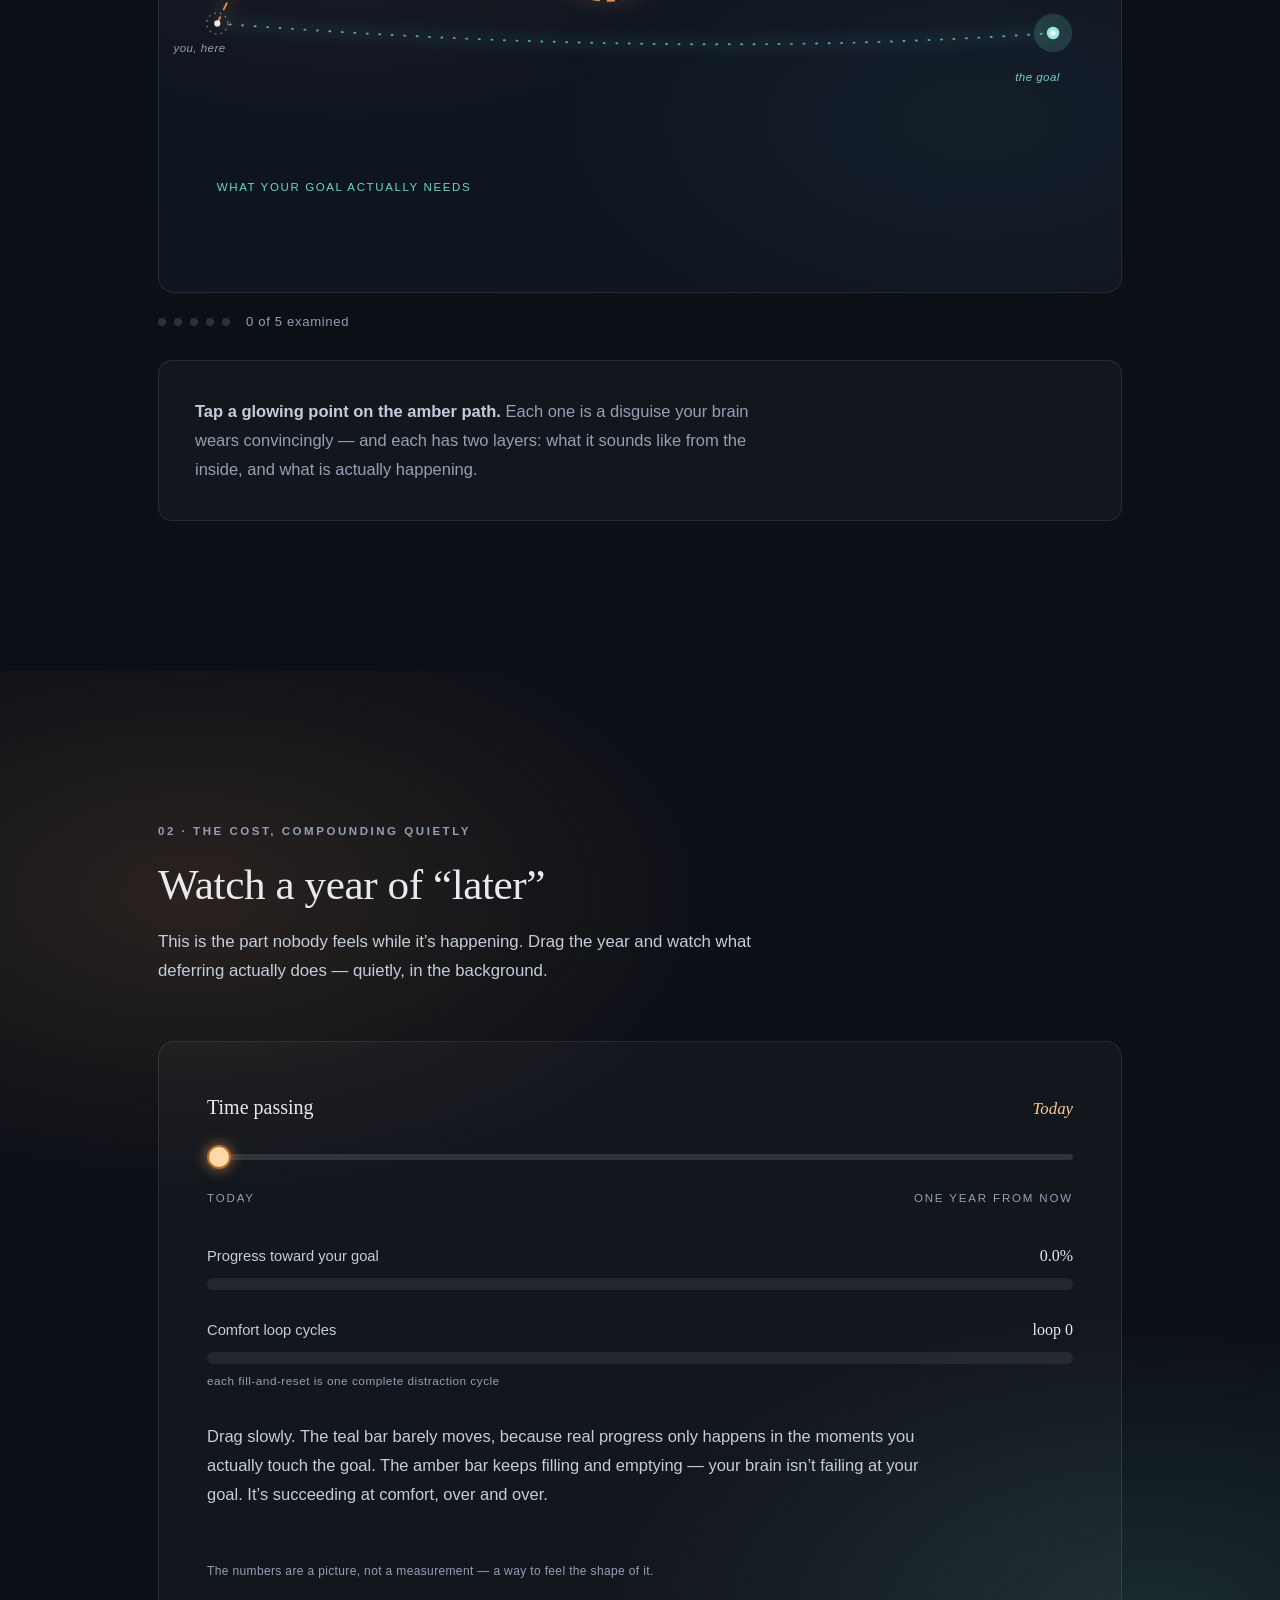
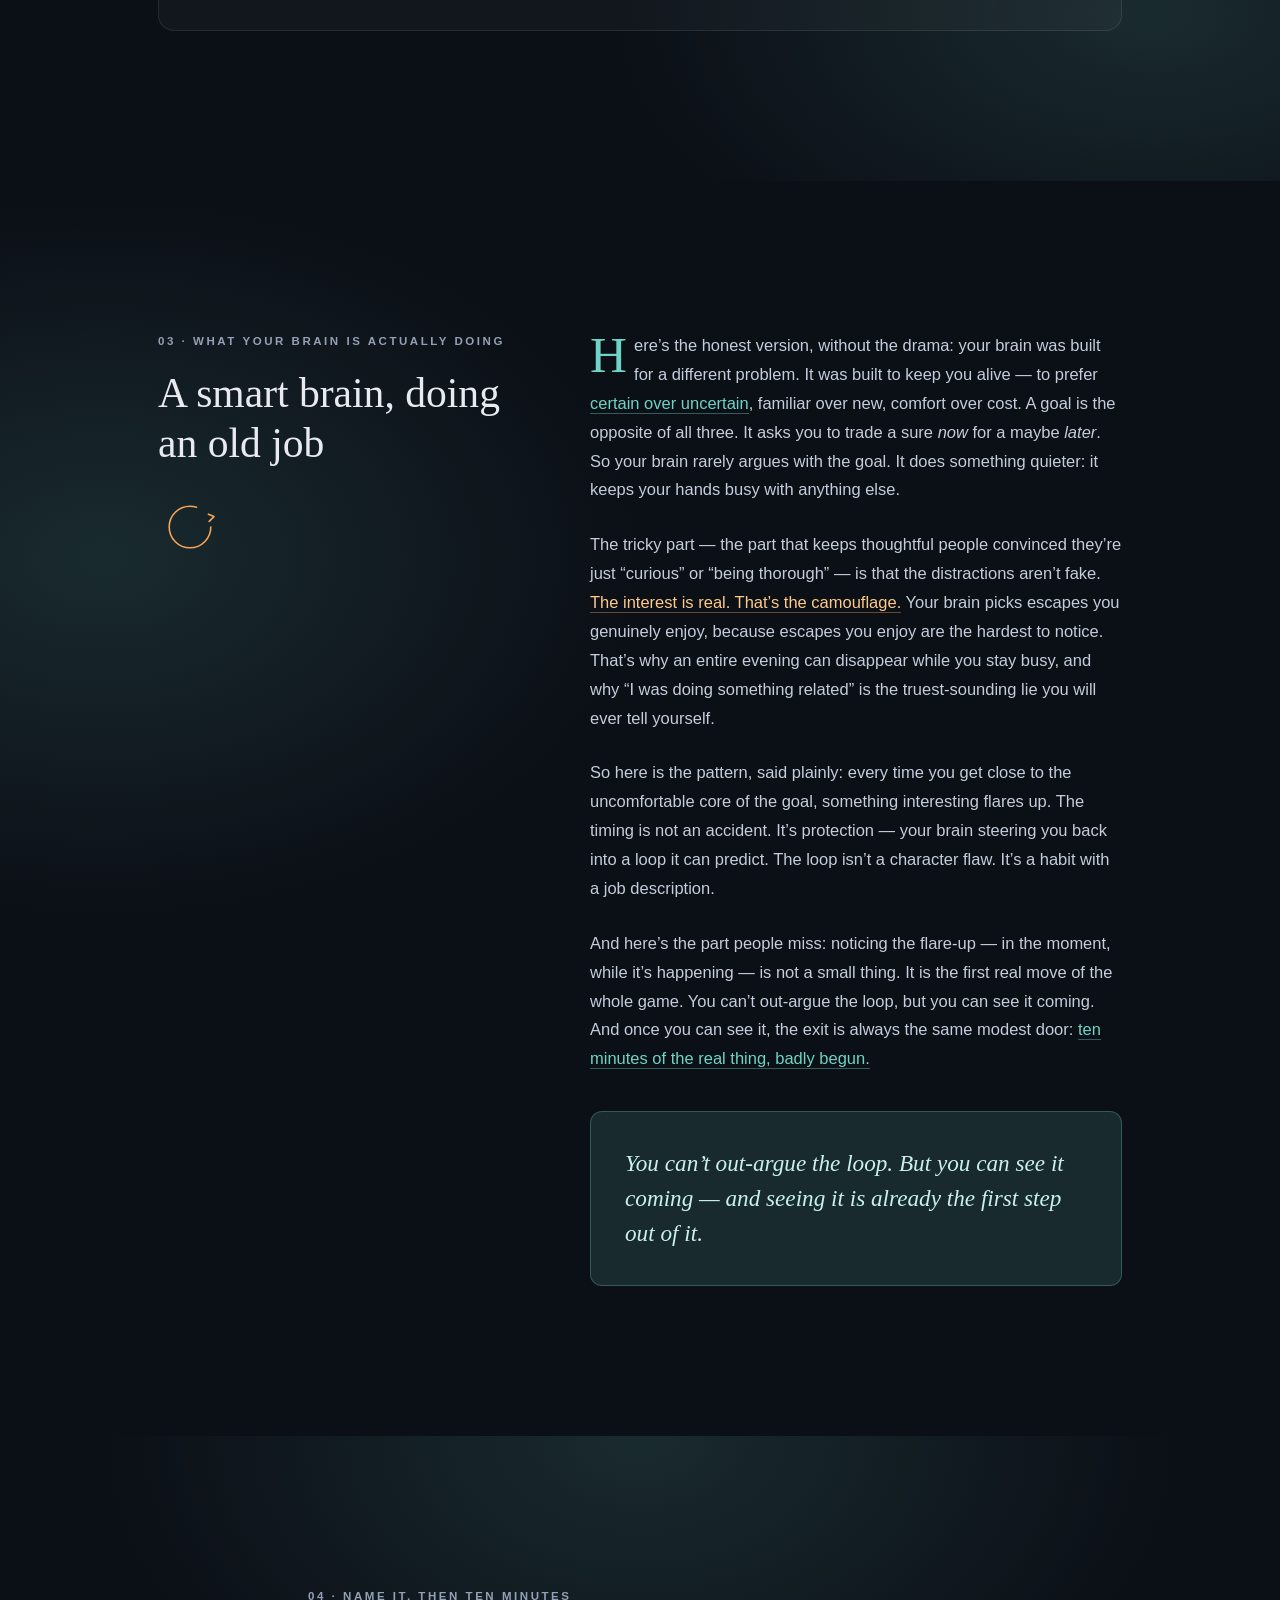
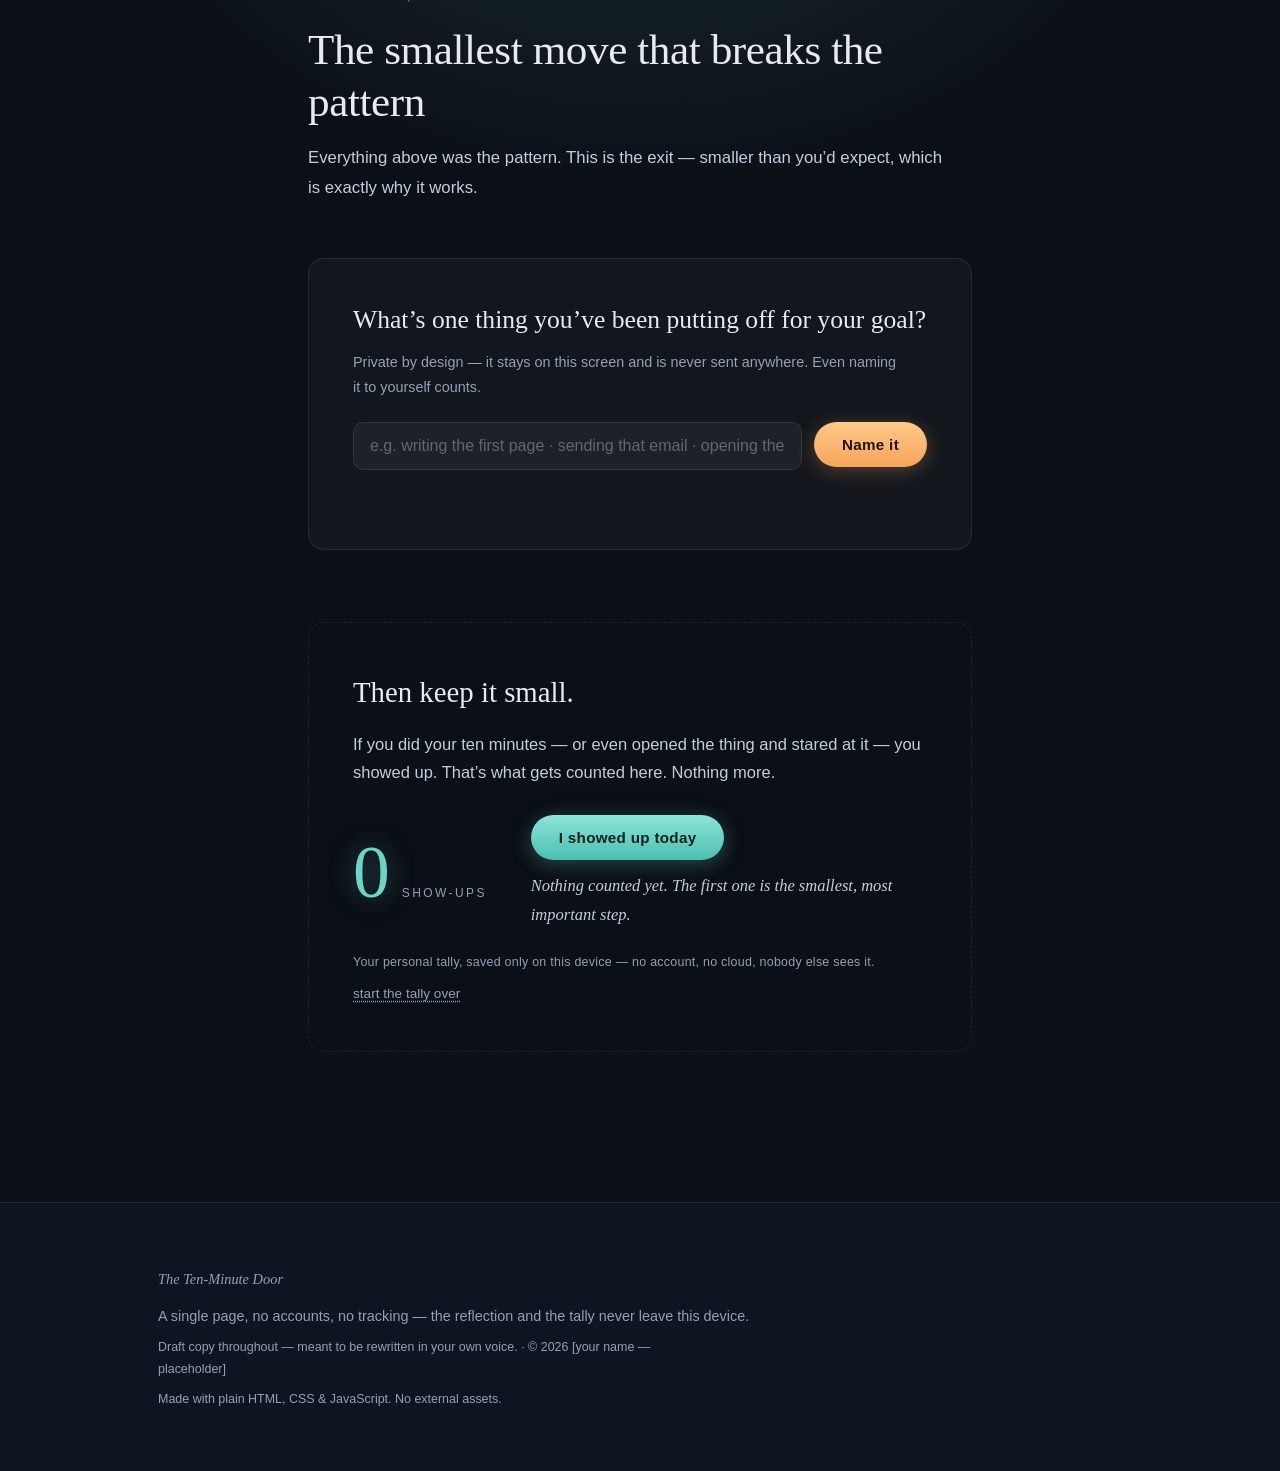
<file: v3/index.html>
<!DOCTYPE html>
<html lang="en">
<head>
  <meta charset="UTF-8">
  <meta name="viewport" content="width=device-width, initial-scale=1.0">
  <meta name="description" content="A quiet, single-page explainer about why we avoid our own goals — and the smallest honest way back.">
  <meta name="color-scheme" content="dark">
  <meta name="theme-color" content="#0b0f16">
  <title>The Ten-Minute Door — why you keep putting off what matters</title>
  <link rel="stylesheet" href="style.css">
</head>
<body>
  <a class="skip-link" href="#main">Skip to content</a>

  <!-- soft film-grain overlay; the texture itself is generated by app.js (no image file) -->
  <div class="grain" aria-hidden="true"></div>

  <header class="site-head">
    <!-- ✏️ DRAFT: site name — rename freely -->
    <span class="wordmark">The Ten-Minute Door</span>
    <a class="head-link" href="#reflect">jump to the reflection ↓</a>
  </header>

  <main id="main">

    <!-- ══════════════ 00 · OPENING ══════════════ -->
    <section class="hero" aria-labelledby="hero-title">
      <canvas id="motes" aria-hidden="true"></canvas>

      <!-- the goal: a soft distant light, plus a dotted reach that fades before arriving -->
      <div class="orb" aria-hidden="true"></div>
      <svg class="reach" viewBox="0 0 600 420" aria-hidden="true" focusable="false">
        <defs>
          <linearGradient id="reachFade" x1="0" y1="1" x2="1" y2="0">
            <stop offset="0" stop-color="#6fd3c7" stop-opacity="0.45"/>
            <stop offset="1" stop-color="#6fd3c7" stop-opacity="0"/>
          </linearGradient>
        </defs>
        <path d="M 20 400 C 180 350, 330 260, 540 80"
              fill="none" stroke="url(#reachFade)" stroke-width="2"
              stroke-dasharray="2 9" stroke-linecap="round"/>
      </svg>

      <div class="hero-inner">
        <p class="eyebrow fade-1">a quiet field guide for postponed goals</p>

        <!-- ✏️ DRAFT COPY — headline. Rewrite in your own voice. -->
        <h1 id="hero-title">
          <span class="hl"><span class="hl-in">You have a goal.</span></span>
          <span class="hl"><span class="hl-in">You know exactly what it needs.</span></span>
          <span class="hl hl-dim"><span class="hl-in">And somehow, you keep not doing it.</span></span>
        </h1>

        <!-- ✏️ DRAFT COPY — opening paragraph -->
        <p class="hero-sub fade-2">
          You’re not broken, and you’re not lazy. Your brain is just doing its
          job — and its job isn’t to help you grow. Its job is to keep you
          safe, comfortable, and certain. This page is a short, honest tour of
          how that protection works, and the smallest way around it.
        </p>

        <p class="hero-meta fade-3">no account · nothing to install · reads in about six minutes</p>
      </div>

      <a class="scroll-cue fade-3" href="#traps">
        <span class="cue-line" aria-hidden="true"></span>
        <span class="cue-text">begin</span>
        <span class="sr-only">Scroll to the next section</span>
      </a>
    </section>

    <!-- ══════════════ 01 · THE TWO TRAPS ══════════════ -->
    <section id="traps" class="section" aria-labelledby="traps-title">
      <div class="wrap">
        <header class="sec-head reveal">
          <p class="eyebrow">01 · the two traps</p>
          <h2 id="traps-title">Two paths leave from the same place</h2>
          <!-- ✏️ DRAFT COPY — section intro -->
          <p class="sec-intro">
            One path is quiet, direct, and a little boring. The other glows
            warmer, curves more, and feels strangely alive. Your brain already
            knows which one it will suggest.
          </p>
        </header>

        <div class="legend reveal" aria-hidden="true">
          <span class="chip chip-teal"><span class="chip-dot dot-teal"></span>what your goal needs</span>
          <span class="chip chip-amber"><span class="chip-dot dot-amber"></span>where your brain pulls</span>
        </div>

        <div class="map-wrap reveal">
          <svg viewBox="0 0 1000 600" aria-hidden="true" focusable="false">
            <defs>
              <filter id="soft" x="-60%" y="-60%" width="220%" height="220%">
                <feGaussianBlur stdDeviation="7"/>
              </filter>
            </defs>

            <!-- the calm goal path -->
            <path d="M60 320 C 320 340, 620 352, 930 330" fill="none"
                  stroke="#6fd3c7" stroke-width="9" opacity="0.10" filter="url(#soft)"/>
            <path d="M60 320 C 320 340, 620 352, 930 330" fill="none"
                  stroke="#6fd3c7" stroke-width="2" opacity="0.75"
                  stroke-dasharray="1 12" stroke-linecap="round"/>

            <!-- the winding comfort path -->
            <path d="M60 320 C 150 120, 260 90, 330 190 S 480 350, 560 230 S 680 60, 760 170 S 900 300, 945 215"
                  fill="none" stroke="#f6a45b" stroke-width="12" opacity="0.10" filter="url(#soft)"/>
            <path class="p-brain"
                  d="M60 320 C 150 120, 260 90, 330 190 S 480 350, 560 230 S 680 60, 760 170 S 900 300, 945 215"
                  fill="none" stroke="#f6a45b" stroke-width="2" opacity="0.85"
                  stroke-dasharray="7 9" stroke-linecap="round"/>

            <!-- start: you, here -->
            <circle cx="60" cy="320" r="11" fill="none" stroke="rgba(232,234,240,.4)"
                    stroke-width="1.5" stroke-dasharray="2 4"/>
            <circle cx="60" cy="320" r="3.2" fill="#e8eaf0"/>

            <!-- the goal, faintly reachable -->
            <circle class="goal-halo" cx="930" cy="330" r="20" fill="#6fd3c7" opacity="0.18"/>
            <circle cx="930" cy="330" r="6.5" fill="#9fe8de"/>
            <circle cx="930" cy="330" r="2.6" fill="#f2fffc"/>
          </svg>

          <span class="map-label lbl-brain">where your brain wants to take you</span>
          <span class="map-label lbl-goal">what your goal actually needs</span>
          <span class="map-label lbl-you hide-sm">you, here</span>
          <span class="map-label lbl-end hide-sm">the goal</span>

          <!-- the five distraction points (HTML buttons over the SVG for real focus + touch targets) -->
          <button class="trap-btn" style="--x:17%;  --y:23%;  --d:0s"   data-i="0" aria-pressed="false">
            <span class="trap-num" aria-hidden="true">1</span>
            <span class="sr-only">Trap 1 of 5, The Quick Hit — reveal what it sounds like and what is really happening</span>
          </button>
          <button class="trap-btn" style="--x:33%;  --y:31.5%; --d:.5s" data-i="1" aria-pressed="false">
            <span class="trap-num" aria-hidden="true">2</span>
            <span class="sr-only">Trap 2 of 5, The Fresh Start — reveal what it sounds like and what is really happening</span>
          </button>
          <button class="trap-btn" style="--x:56%;  --y:38%;  --d:1s"  data-i="2" aria-pressed="false">
            <span class="trap-num" aria-hidden="true">3</span>
            <span class="sr-only">Trap 3 of 5, The Research Spiral — reveal what it sounds like and what is really happening</span>
          </button>
          <button class="trap-btn" style="--x:76%;  --y:28%;  --d:1.5s" data-i="3" aria-pressed="false">
            <span class="trap-num" aria-hidden="true">4</span>
            <span class="sr-only">Trap 4 of 5, The Shiny Side-Quest — reveal what it sounds like and what is really happening</span>
          </button>
          <button class="trap-btn" style="--x:90%;  --y:42%;  --d:2s"  data-i="4" aria-pressed="false">
            <span class="trap-num" aria-hidden="true">5</span>
            <span class="sr-only">Trap 5 of 5, The Tidy-Up — reveal what it sounds like and what is really happening</span>
          </button>
        </div>

        <div class="trap-progress reveal">
          <div class="trap-dots" aria-hidden="true">
            <span></span><span></span><span></span><span></span><span></span>
          </div>
          <p class="trap-count" id="trap-count" aria-live="polite">0 of 5 examined</p>
        </div>

        <!-- card that expands when a bubble is tapped -->
        <div id="trap-card" class="trap-card reveal" aria-live="polite">
          <div class="trap-hint">
            <p><strong>Tap a glowing point on the amber path.</strong>
            Each one is a disguise your brain wears convincingly — and each has
            two layers: what it sounds like from the inside, and what is
            actually happening.</p>
            <noscript><p class="hint-sub">This part needs JavaScript to be interactive.</p></noscript>
          </div>
        </div>
      </div>
    </section>

    <!-- ══════════════ 02 · THE COMPOUNDING COST ══════════════ -->
    <section id="cost" class="section section-cost" aria-labelledby="cost-title">
      <div class="wrap">
        <header class="sec-head reveal">
          <p class="eyebrow">02 · the cost, compounding quietly</p>
          <h2 id="cost-title">Watch a year of “later”</h2>
          <!-- ✏️ DRAFT COPY — section intro -->
          <p class="sec-intro">
            This is the part nobody feels while it’s happening. Drag the year
            and watch what deferring actually does — quietly, in the background.
          </p>
        </header>

        <div class="cost-frame reveal">
          <div class="time-head">
            <label class="time-label" for="time-range">Time passing</label>
            <p class="time-read" id="time-read" aria-hidden="true">Today</p>
          </div>

          <input type="range" id="time-range" min="0" max="365" value="0" step="1"
                 aria-valuetext="Day 0 of 365">

          <div class="time-scale" aria-hidden="true">
            <span>today</span><span>one year from now</span>
          </div>

          <div class="bars">
            <div class="bar-row">
              <div class="bar-meta">
                <span class="bar-name">Progress toward your goal</span>
                <span class="bar-val" id="prog-val">0.0%</span>
              </div>
              <div class="bar"><div class="fill fill-teal" id="prog-fill" style="width:0%"></div></div>
            </div>

            <div class="bar-row" id="loop-row">
              <div class="bar-meta">
                <span class="bar-name">Comfort loop cycles</span>
                <span class="bar-val" id="loop-val">loop 0</span>
              </div>
              <div class="bar"><div class="fill fill-amber" id="loop-fill" style="width:0%"></div></div>
              <p class="loop-note">each fill-and-reset is one complete distraction cycle</p>
            </div>
          </div>

          <!-- ✏️ DRAFT COPY — slider caption -->
          <p class="cost-caption" id="cost-caption">
            Drag slowly. The teal bar barely moves, because real progress only
            happens in the moments you actually touch the goal. The amber bar
            keeps filling and emptying — your brain isn’t failing at your goal.
            It’s succeeding at comfort, over and over.
          </p>
          <p class="cost-sub" id="cost-sub" aria-live="polite"></p>
          <p class="cost-fine">The numbers are a picture, not a measurement — a way to feel the shape of it.</p>
        </div>
      </div>
    </section>

    <!-- ══════════════ 03 · THE HONEST EXPLANATION ══════════════ -->
    <section id="why" class="section section-why" aria-labelledby="why-title">
      <div class="wrap why-grid">
        <div class="why-left reveal">
          <p class="eyebrow">03 · what your brain is actually doing</p>
          <h2 id="why-title">A smart brain, doing an old job</h2>
          <svg class="loop-orn" viewBox="0 0 80 80" aria-hidden="true" focusable="false">
            <circle cx="40" cy="40" r="26" fill="none" stroke="#f6a45b" stroke-width="2"
                    stroke-dasharray="130 34" stroke-linecap="round"/>
            <path d="M 63 24 l 7 3 l -6 6" fill="none" stroke="#f6a45b" stroke-width="2"
                  stroke-linecap="round" stroke-linejoin="round"/>
          </svg>
        </div>

        <div class="why-copy">
          <!-- ✏️ DRAFT COPY — all four paragraphs + pull quote. Rewrite in your own voice. -->
          <p class="reveal">
            Here’s the honest version, without the drama: your brain was built
            for a different problem. It was built to keep you alive — to prefer
            <em class="mk-teal">certain over uncertain</em>, familiar over new,
            comfort over cost. A goal is the opposite of all three. It asks you
            to trade a sure <i>now</i> for a maybe <i>later</i>. So your brain
            rarely argues with the goal. It does something quieter: it keeps
            your hands busy with anything else.
          </p>
          <p class="reveal">
            The tricky part — the part that keeps thoughtful people convinced
            they’re just “curious” or “being thorough” — is that the
            distractions aren’t fake. <em class="mk-amber">The interest is real.
            That’s the camouflage.</em> Your brain picks escapes you genuinely
            enjoy, because escapes you enjoy are the hardest to notice. That’s
            why an entire evening can disappear while you stay busy, and why
            “I was doing something related” is the truest-sounding lie you will
            ever tell yourself.
          </p>
          <p class="reveal">
            So here is the pattern, said plainly: every time you get close to
            the uncomfortable core of the goal, something interesting flares up.
            The timing is not an accident. It’s protection — your brain steering
            you back into a loop it can predict. The loop isn’t a character
            flaw. It’s a habit with a job description.
          </p>
          <p class="reveal">
            And here’s the part people miss: noticing the flare-up — in the
            moment, while it’s happening — is not a small thing. It is the first
            real move of the whole game. You can’t out-argue the loop, but you
            can see it coming. And once you can see it, the exit is always the
            same modest door: <em class="mk-teal">ten minutes of the real thing,
            badly begun.</em>
          </p>
          <blockquote class="pull-quote reveal">
            You can’t out-argue the loop. But you can see it coming — and seeing
            it is already the first step out of it.
          </blockquote>
        </div>
      </div>
    </section>

    <!-- ══════════════ 04 · THE REFLECTION ══════════════ -->
    <section id="reflect" class="section section-reflect" aria-labelledby="reflect-title">
      <div class="wrap wrap-narrow">
        <header class="sec-head reveal">
          <p class="eyebrow">04 · name it, then ten minutes</p>
          <h2 id="reflect-title">The smallest move that breaks the pattern</h2>
          <!-- ✏️ DRAFT COPY — section intro -->
          <p class="sec-intro">
            Everything above was the pattern. This is the exit — smaller than
            you’d expect, which is exactly why it works.
          </p>
        </header>

        <div class="reflect-card reveal">
          <form id="reflect-form" novalidate>
            <label class="field-label" for="goal-input">
              What’s one thing you’ve been putting off for your goal?
            </label>
            <p class="field-help" id="goal-help">
              Private by design — it stays on this screen and is never sent
              anywhere. Even naming it to yourself counts.
            </p>
            <div class="field-row">
              <input type="text" id="goal-input" name="goal" autocomplete="off"
                     maxlength="160" aria-describedby="goal-help"
                     placeholder="e.g. writing the first page · sending that email · opening the textbook">
              <span class="field-submit-wrap" id="field-submit-wrap">
                <button type="submit" class="btn btn-amber">Name it</button>
              </span>
            </div>
            <p class="field-hint" id="field-hint" aria-live="polite"></p>
            <button type="button" class="link-btn" id="edit-link" hidden>↺ rewrite it</button>
          </form>

          <div id="reflect-out" class="reflect-out" aria-live="polite"></div>
        </div>

        <!-- streak / tally -->
        <div class="streak reveal">
          <h3>Then keep it small.</h3>
          <!-- ✏️ DRAFT COPY -->
          <p class="streak-intro">
            If you did your ten minutes — or even opened the thing and stared at
            it — you showed up. That’s what gets counted here. Nothing more.
          </p>

          <div class="streak-row">
            <div class="streak-count">
              <span id="streak-num">0</span>
              <span class="streak-unit">show-ups</span>
            </div>
            <div class="streak-actions">
              <button id="streak-btn" class="btn btn-teal">I showed up today</button>
              <p id="streak-line" class="streak-line" aria-live="polite"></p>
            </div>
          </div>

          <p class="streak-note" id="streak-note">
            Your personal tally, saved only on this device — no account, no
            cloud, nobody else sees it.
          </p>
          <button id="streak-reset" class="link-btn">start the tally over</button>
        </div>
      </div>
    </section>
  </main>

  <footer class="site-foot">
    <div class="wrap">
      <p class="foot-mark">The Ten-Minute Door</p>
      <!-- ✏️ DRAFT COPY — footer note; replace “[your name]” -->
      <p>A single page, no accounts, no tracking — the reflection and the tally never leave this device.</p>
      <p class="foot-small">Draft copy throughout — meant to be rewritten in your own voice. · © <span id="yr">2026</span> [your name — placeholder]</p>
      <p class="foot-small">Made with plain HTML, CSS &amp; JavaScript. No external assets.</p>
    </div>
  </footer>

  <script src="app.js"></script>
</body>
</html>
</file>
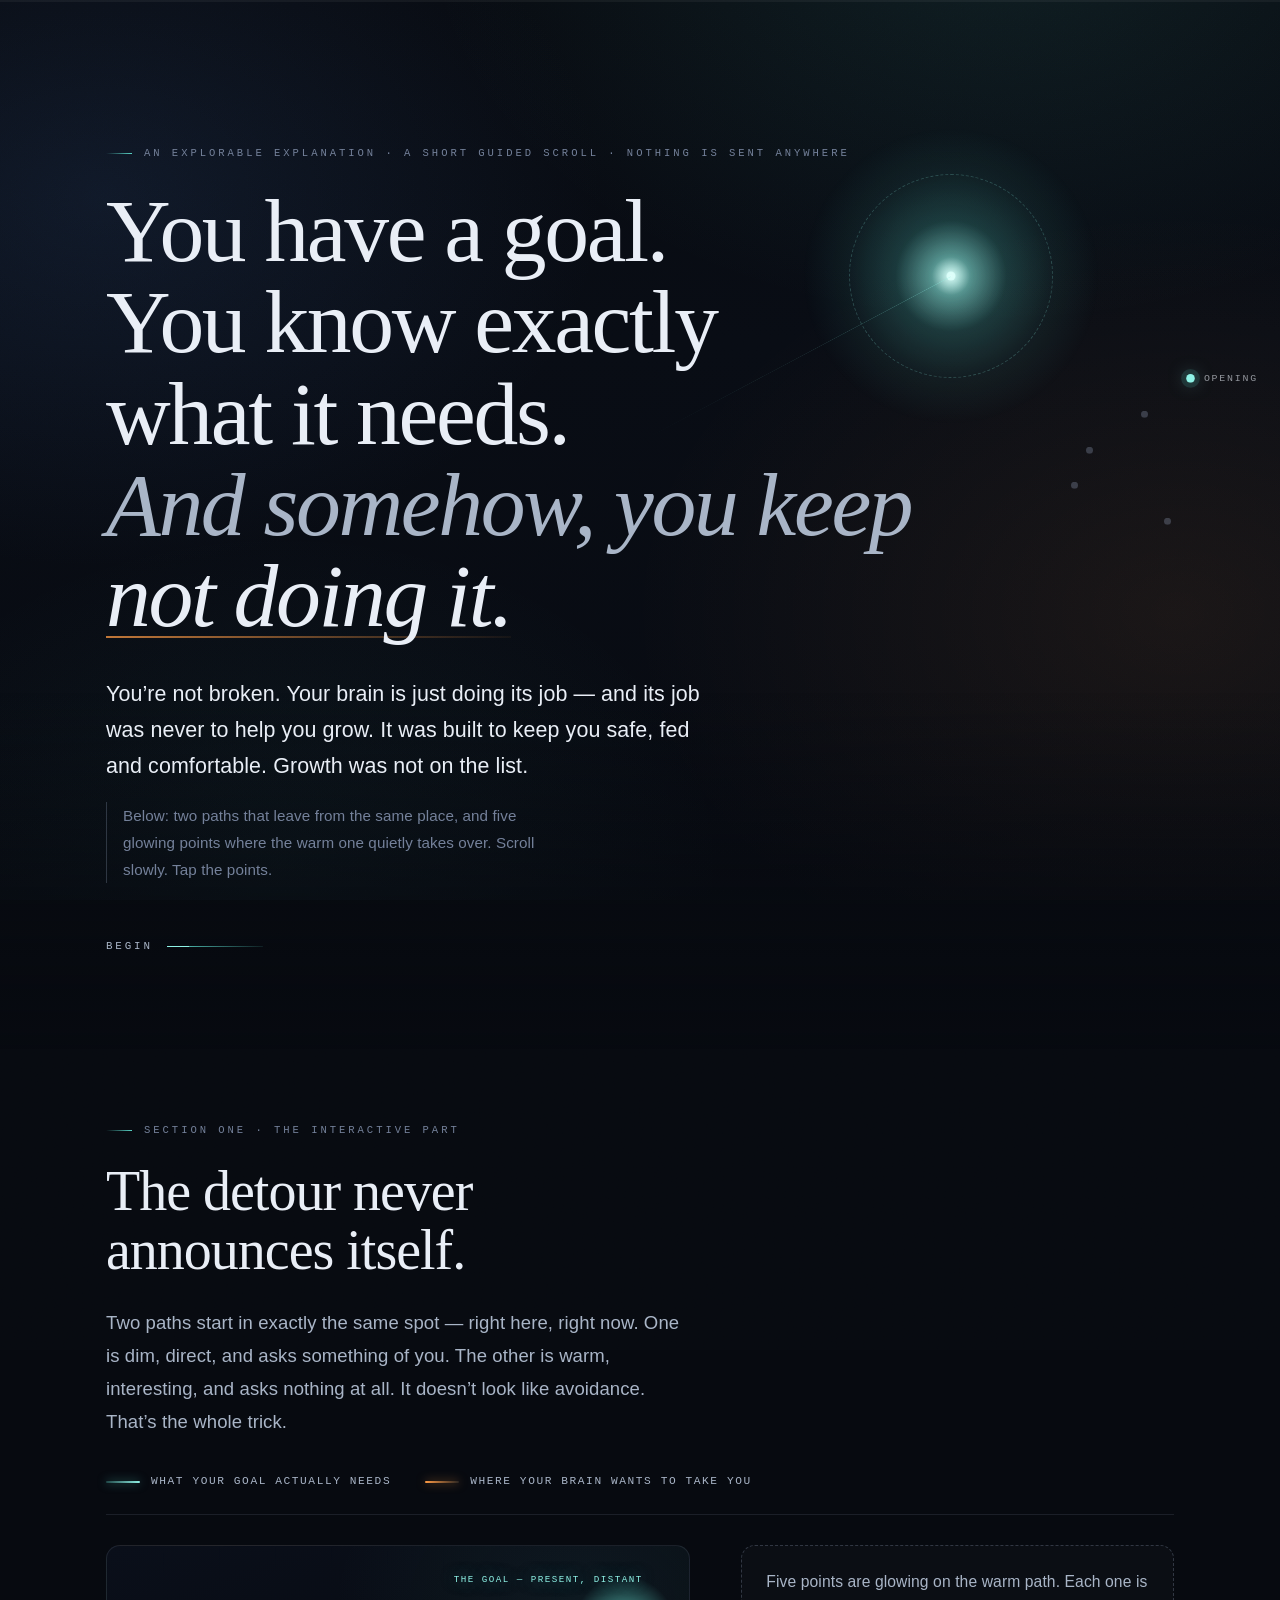
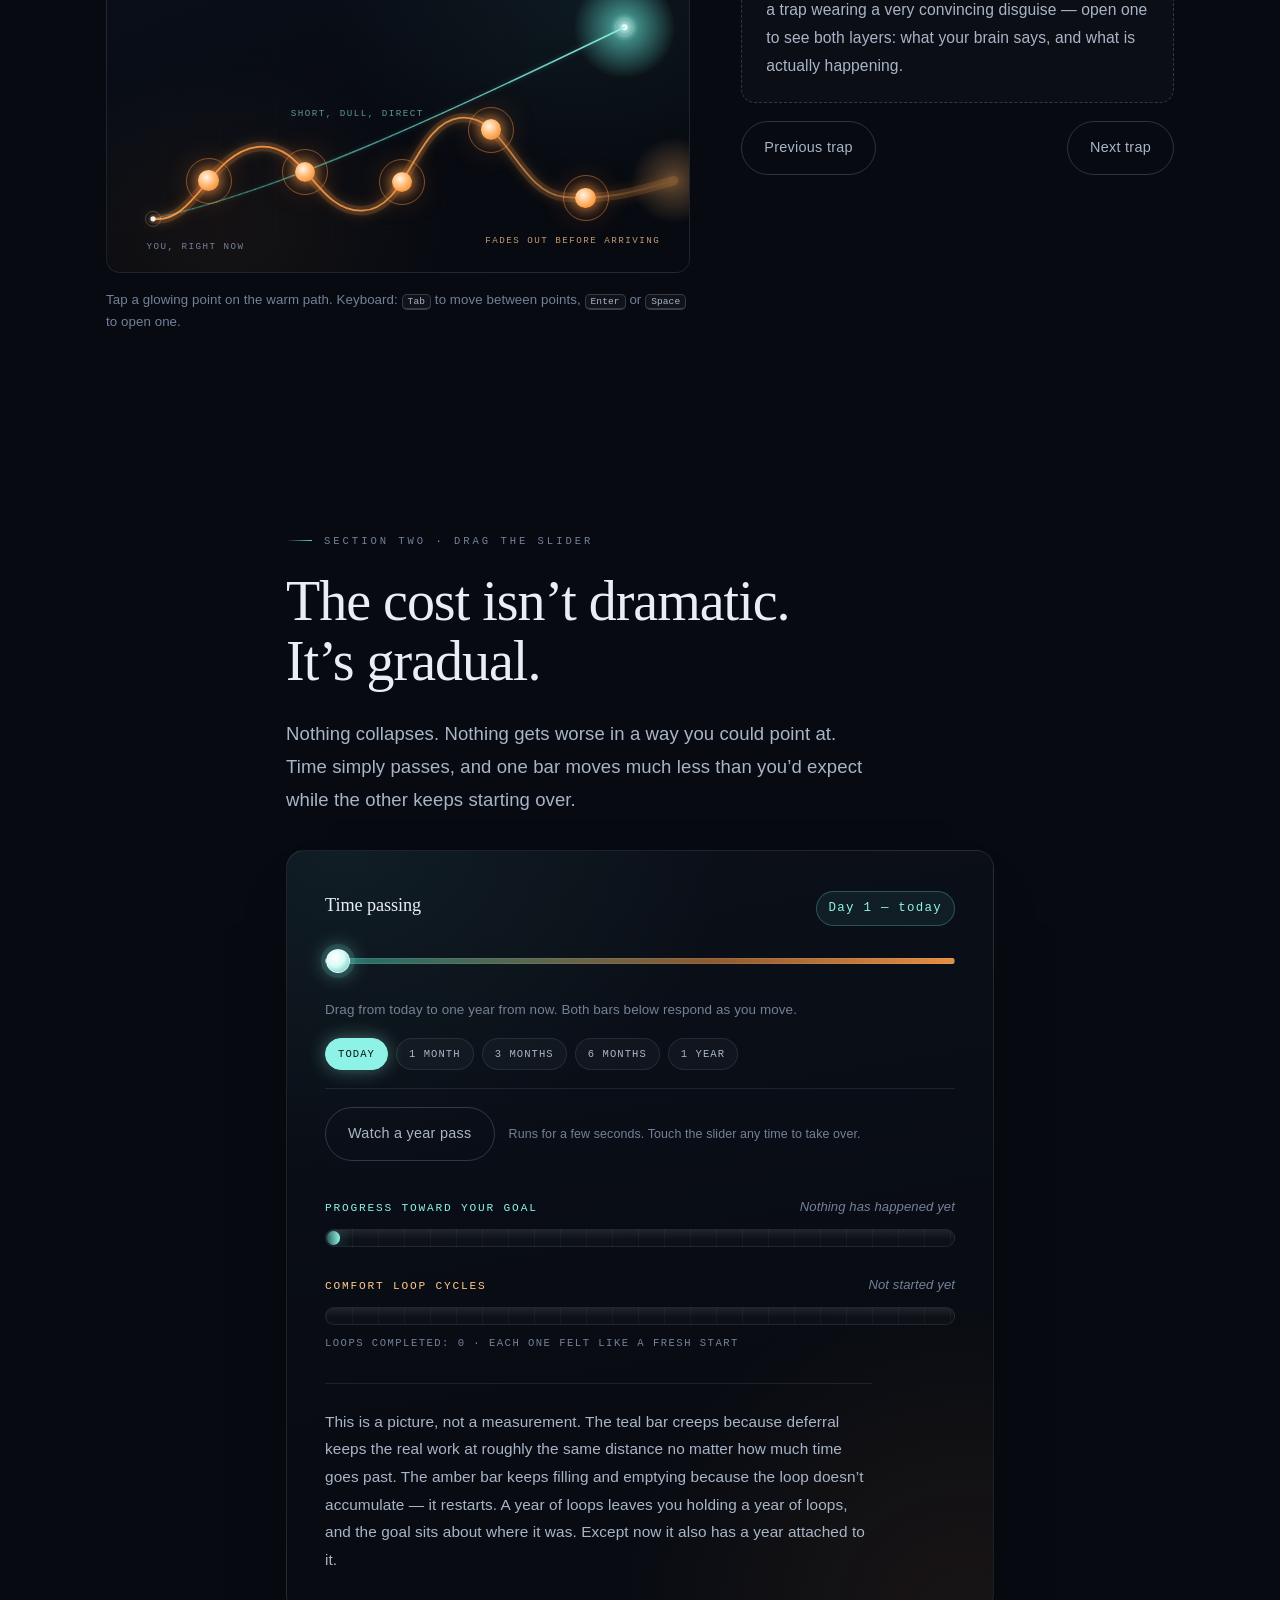
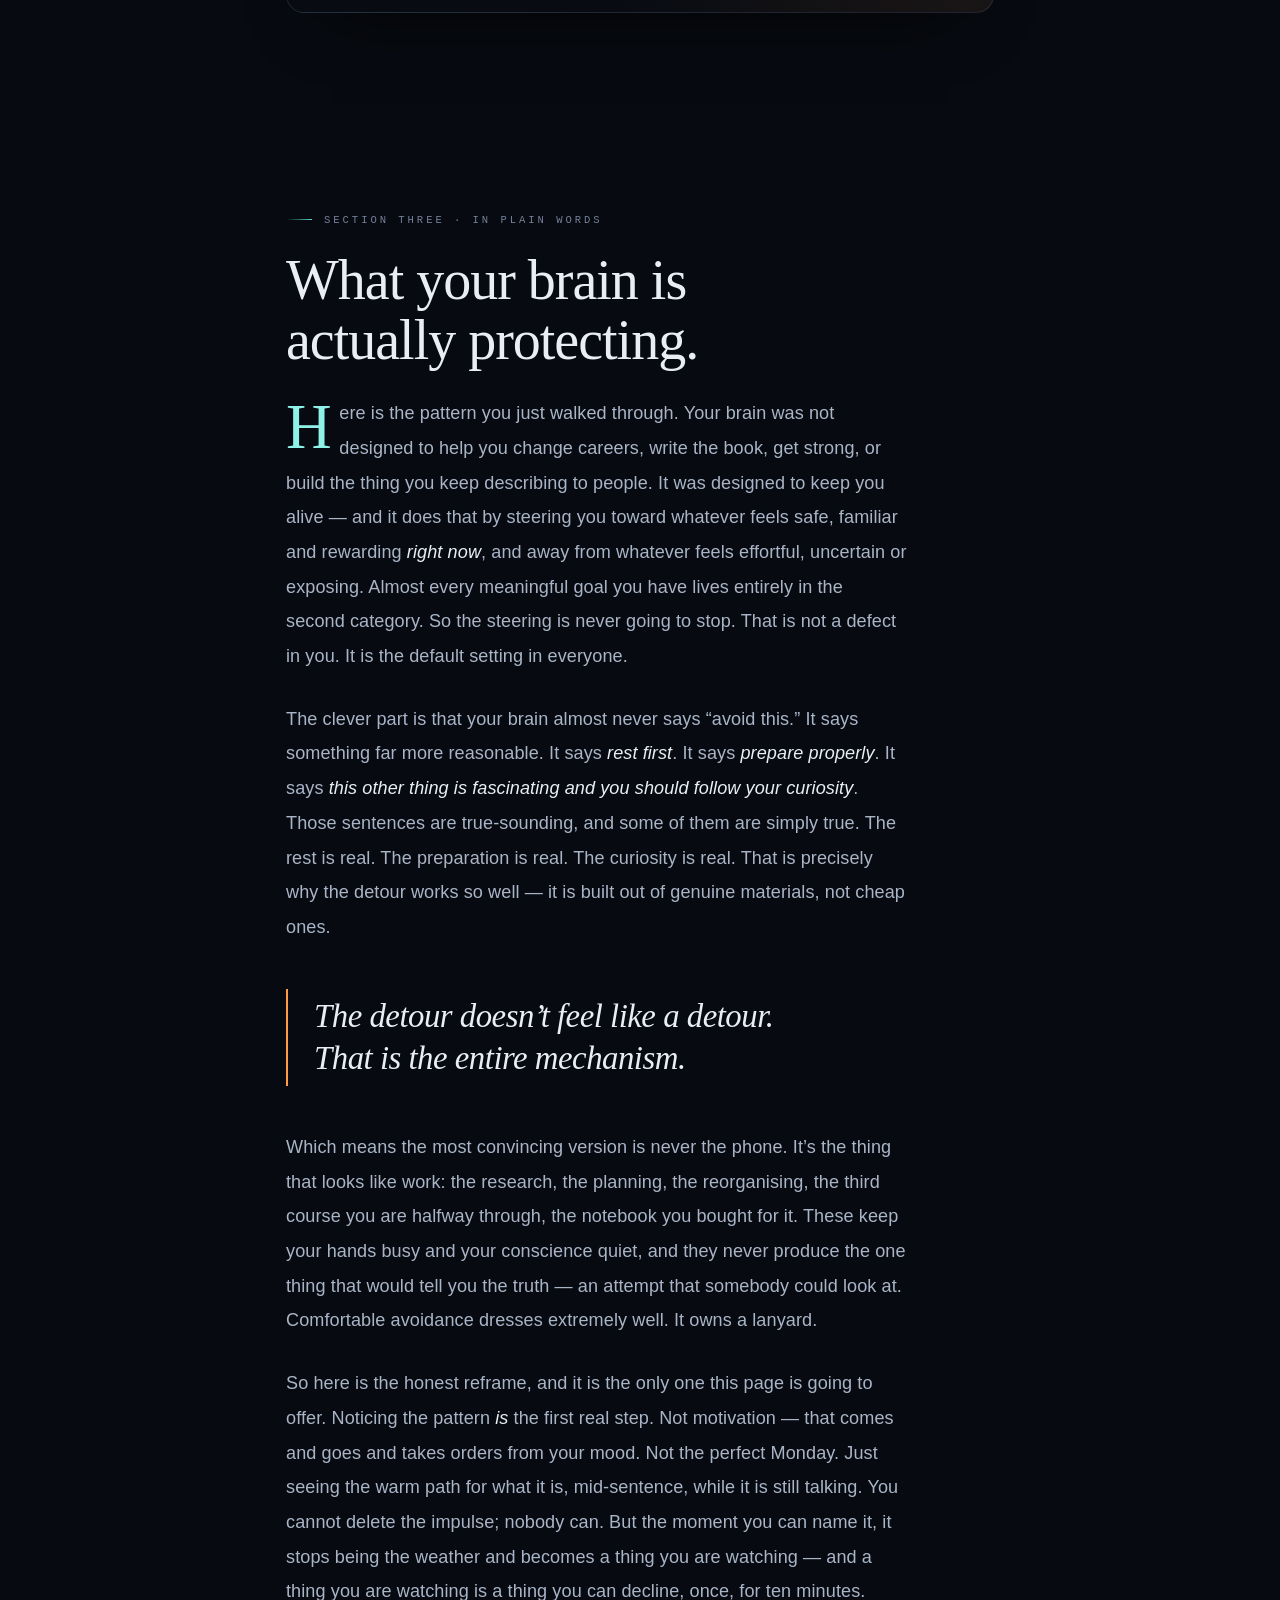
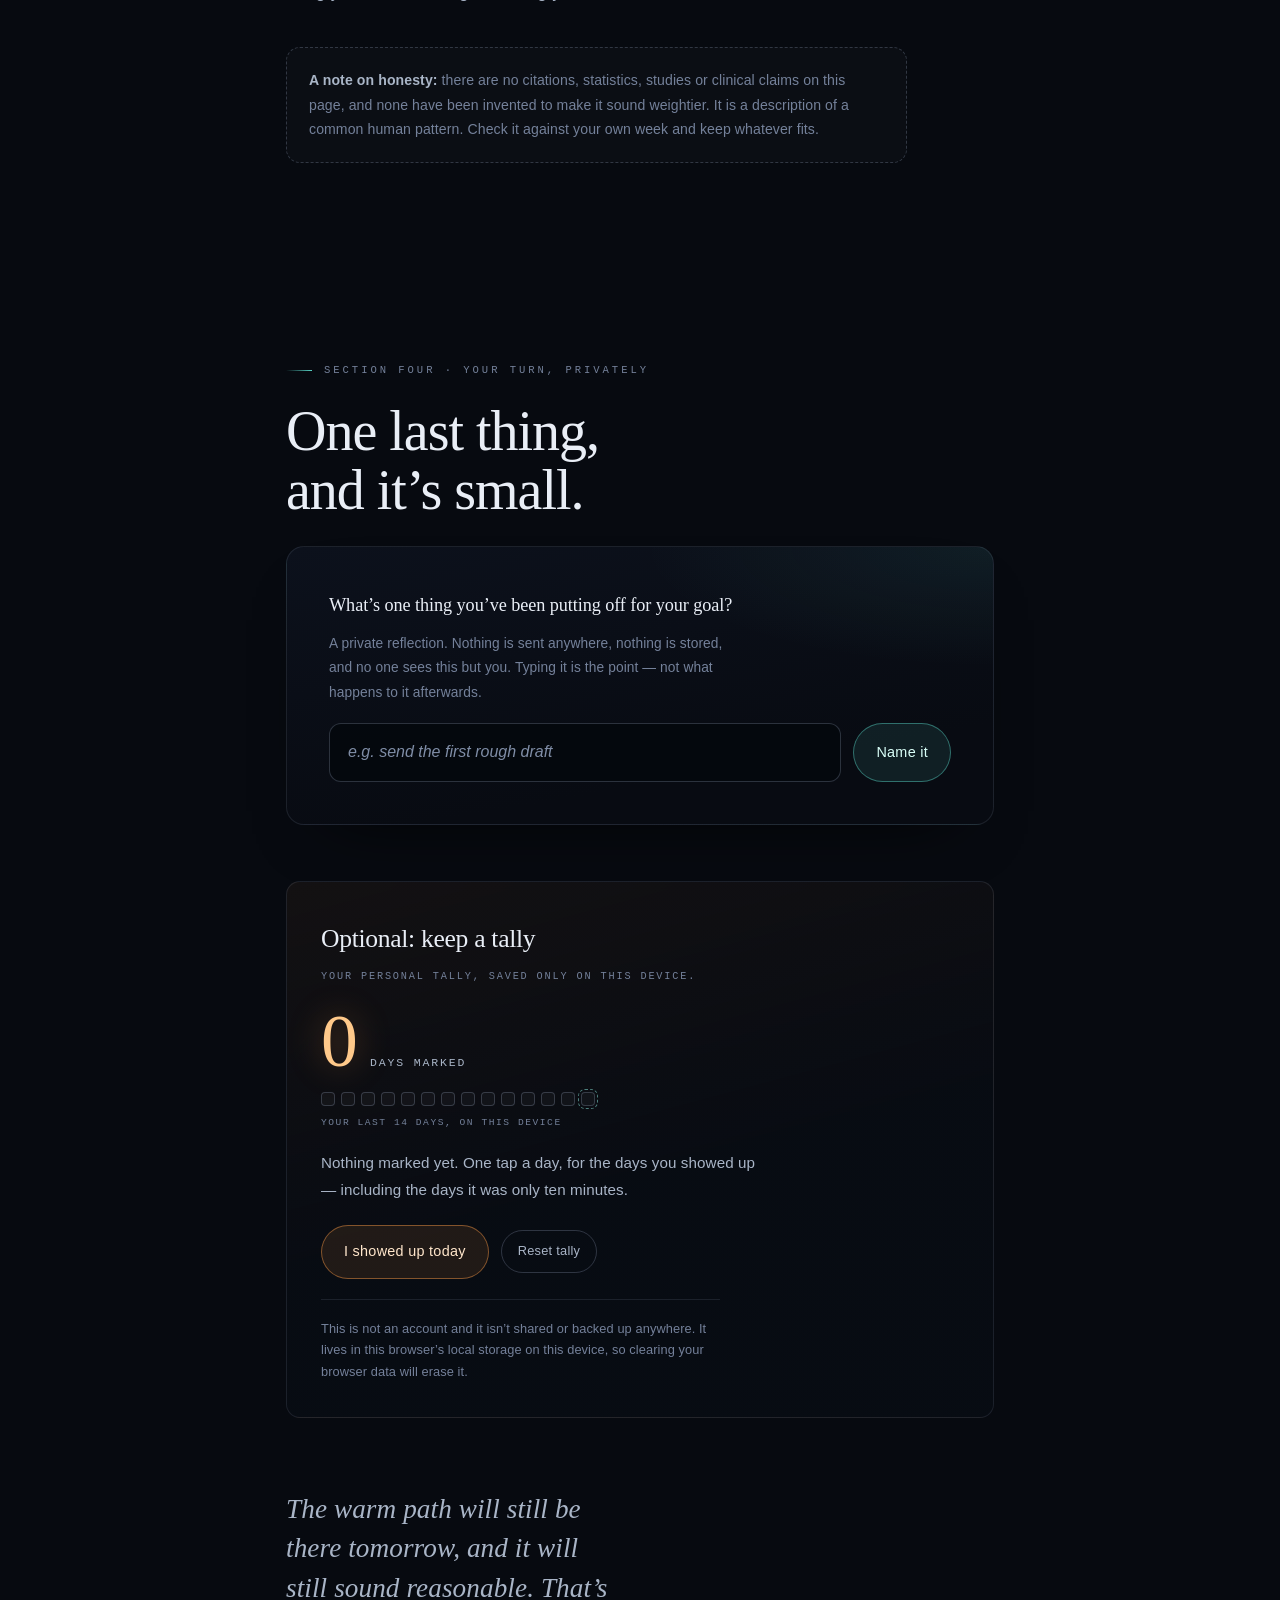
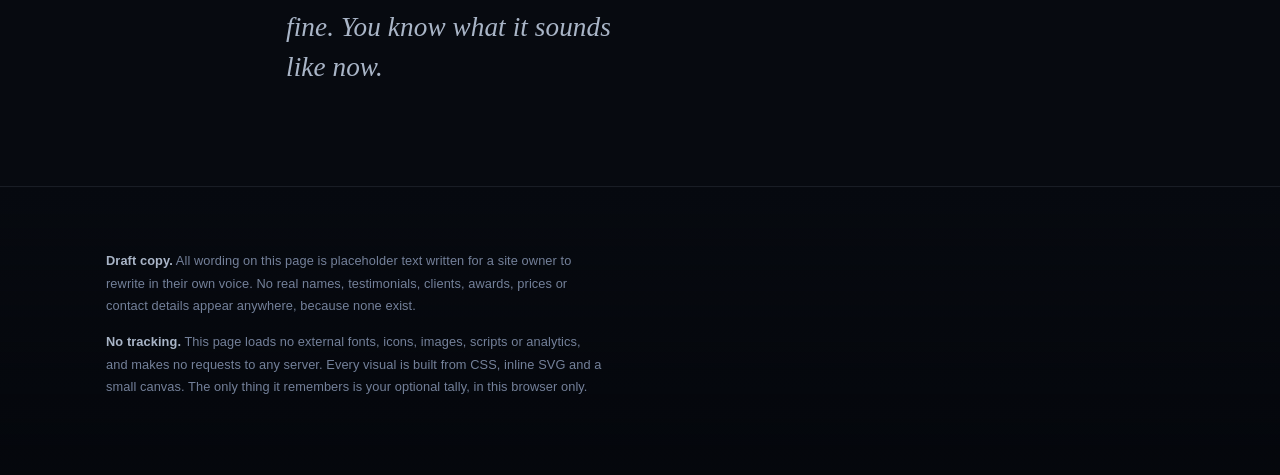
<file: v4/index.html>
<!doctype html>
<html lang="en">
<head>
<meta charset="utf-8">
<meta name="viewport" content="width=device-width, initial-scale=1">
<meta name="color-scheme" content="dark">
<meta name="theme-color" content="#070a10">
<meta name="description" content="An explorable explanation of the two disguises your brain uses to keep you away from your own goal: instant relief, and distractions that feel interesting or productive.">
<title>The Warm Detour — why you keep not doing the thing</title>
<!--
  DRAFT COPY NOTICE
  Every sentence on this page is first-pass placeholder copy, written to be
  rewritten in the site owner's own voice. Nothing here is a claim about a
  real person, business, product, statistic or study.
  No external fonts, icons, images, analytics or network requests are used.
-->
<link rel="stylesheet" href="style.css">
</head>
<body>

<a class="skip-link" href="#main">Skip to the content</a>

<div class="grain" aria-hidden="true"></div>
<div class="ambient" aria-hidden="true"></div>

<div class="scroll-progress" aria-hidden="true">
  <span id="scrollBar"></span>
</div>

<nav class="rail" id="rail" aria-label="Sections of this page">
  <ol>
    <li><a href="#opening" data-rail="opening"><span class="rail-dot"></span><span class="rail-label">Opening</span></a></li>
    <li><a href="#traps" data-rail="traps"><span class="rail-dot"></span><span class="rail-label">The two traps</span></a></li>
    <li><a href="#cost" data-rail="cost"><span class="rail-dot"></span><span class="rail-label">The compounding cost</span></a></li>
    <li><a href="#honest" data-rail="honest"><span class="rail-dot"></span><span class="rail-label">The honest explanation</span></a></li>
    <li><a href="#reflect" data-rail="reflect"><span class="rail-dot"></span><span class="rail-label">Reflection</span></a></li>
  </ol>
</nav>

<main id="main">

  <!-- ============ 1. OPENING ============ -->
  <header class="hero section" id="opening" aria-labelledby="hero-title">
    <canvas id="field" aria-hidden="true"></canvas>

    <div class="hero-orb" aria-hidden="true">
      <span class="orb-core"></span>
      <span class="orb-halo"></span>
      <span class="orb-ring"></span>
      <span class="orb-reach"></span>
    </div>

    <div class="hero-inner wrap">
      <p class="eyebrow reveal">An explorable explanation &middot; a short guided scroll &middot; nothing is sent anywhere</p>

      <!-- DRAFT COPY: headline -->
      <h1 class="hero-title reveal" id="hero-title">
        <span class="line">You have a goal.</span>
        <span class="line">You know exactly</span>
        <span class="line">what it needs.</span>
        <span class="line line--soft">And somehow, you keep</span>
        <span class="line line--soft line--mark"><em>not doing it.</em></span>
      </h1>

      <!-- DRAFT COPY: opening paragraph -->
      <div class="hero-body reveal">
        <p class="lede">
          You&rsquo;re not broken. Your brain is just doing its job &mdash;
          and its job was never to help you grow. It was built to keep you safe,
          fed and comfortable. Growth was not on the list.
        </p>
        <p class="hero-note">
          Below: two paths that leave from the same place, and five glowing points
          where the warm one quietly takes over. Scroll slowly. Tap the points.
        </p>
      </div>

      <a class="scroll-cue reveal" href="#traps">
        <span class="cue-text">Begin</span>
        <span class="cue-line" aria-hidden="true"></span>
      </a>
    </div>
  </header>

  <!-- ============ 2. THE TWO TRAPS ============ -->
  <section class="section traps" id="traps" aria-labelledby="traps-title">
    <div class="wrap">
      <p class="eyebrow reveal">Section one &middot; the interactive part</p>
      <h2 class="section-title reveal" id="traps-title">The detour never<br>announces itself.</h2>
      <!-- DRAFT COPY -->
      <p class="section-intro reveal">
        Two paths start in exactly the same spot &mdash; right here, right now.
        One is dim, direct, and asks something of you. The other is warm,
        interesting, and asks nothing at all. It doesn&rsquo;t look like avoidance.
        That&rsquo;s the whole trick.
      </p>

      <div class="legend reveal">
        <p class="legend-item legend-item--teal">
          <span class="legend-swatch" aria-hidden="true"></span>
          What your goal actually needs
        </p>
        <p class="legend-item legend-item--amber">
          <span class="legend-swatch" aria-hidden="true"></span>
          Where your brain wants to take you
        </p>
      </div>

      <div class="traps-grid">
        <div class="diagram-shell reveal">
          <div class="diagram" id="diagram">
            <svg id="paths" viewBox="0 0 1000 560" role="img"
                 aria-label="A diagram of two paths leaving the same starting point. A dim teal path rises almost directly toward a small distant glow labelled 'the goal'. A brighter amber path winds back and forth and fades out before it ever arrives. Five glowing points sit along the amber path; each one can be opened.">
              <defs>
                <linearGradient id="fadeAmber" x1="0" y1="0" x2="1" y2="0">
                  <stop offset="0%" stop-color="#ff9b45" stop-opacity="0.95"></stop>
                  <stop offset="62%" stop-color="#ffab5c" stop-opacity="0.75"></stop>
                  <stop offset="100%" stop-color="#ffc98a" stop-opacity="0"></stop>
                </linearGradient>
                <linearGradient id="fadeTeal" x1="0" y1="1" x2="1" y2="0">
                  <stop offset="0%" stop-color="#4fd0c4" stop-opacity="0.35"></stop>
                  <stop offset="100%" stop-color="#8ff2e6" stop-opacity="0.95"></stop>
                </linearGradient>
                <radialGradient id="goalGlow" cx="50%" cy="50%" r="50%">
                  <stop offset="0%" stop-color="#dffff9" stop-opacity="0.95"></stop>
                  <stop offset="28%" stop-color="#63e0d1" stop-opacity="0.55"></stop>
                  <stop offset="100%" stop-color="#63e0d1" stop-opacity="0"></stop>
                </radialGradient>
                <radialGradient id="deadGlow" cx="50%" cy="50%" r="50%">
                  <stop offset="0%" stop-color="#ffb469" stop-opacity="0.35"></stop>
                  <stop offset="100%" stop-color="#ffb469" stop-opacity="0"></stop>
                </radialGradient>
                <filter id="soft" x="-60%" y="-60%" width="220%" height="220%">
                  <feGaussianBlur stdDeviation="9" result="b"></feGaussianBlur>
                  <feMerge>
                    <feMergeNode in="b"></feMergeNode>
                    <feMergeNode in="SourceGraphic"></feMergeNode>
                  </feMerge>
                </filter>
              </defs>

              <g id="goalGroup">
                <circle id="goalHalo" cx="890" cy="140" r="86" fill="url(#goalGlow)"></circle>
                <circle id="goalCore" cx="890" cy="140" r="5" fill="#eafffb"></circle>
                <circle id="goalPulse" cx="890" cy="140" r="16" fill="none" stroke="#7fe9dc" stroke-opacity="0.45"></circle>
              </g>
              <circle id="deadEnd" cx="975" cy="404" r="70" fill="url(#deadGlow)"></circle>

              <path id="pathStraight" class="path-line path-line--teal" d="M78 470 C 300 420, 560 300, 890 140"
                    fill="none" stroke="url(#fadeTeal)" stroke-width="2.5" stroke-linecap="round"></path>
              <path id="pathStraightGhost" class="path-dash" d="M78 470 C 300 420, 560 300, 890 140"
                    fill="none" stroke="#9df3e8" stroke-opacity="0.35" stroke-width="1"
                    stroke-dasharray="2 12" stroke-linecap="round"></path>

              <path id="pathWindingGlow" class="path-glow" d="" fill="none" stroke="#ff9b45"
                    stroke-opacity="0.16" stroke-width="16" stroke-linecap="round" filter="url(#soft)"></path>
              <path id="pathWinding" class="path-line path-line--amber" d="" fill="none"
                    stroke="url(#fadeAmber)" stroke-width="3" stroke-linecap="round"></path>

              <g id="originGroup">
                <circle id="originRing" cx="78" cy="470" r="13" fill="none" stroke="#cfe0f2" stroke-opacity="0.4"></circle>
                <circle id="originCore" cx="78" cy="470" r="4.5" fill="#e6eef8"></circle>
              </g>
            </svg>

            <div class="diagram-labels" id="diagramLabels">
              <span class="dlabel dlabel--origin" id="labelOrigin">You, right now</span>
              <span class="dlabel dlabel--goal" id="labelGoal">The goal &mdash; present, distant</span>
              <span class="dlabel dlabel--warm" id="labelWarm">Never quite arrives</span>
              <span class="dlabel dlabel--tealpath" id="labelTeal">Short, dull, direct</span>
            </div>

            <div class="bubbles" id="bubbles"></div>
          </div>
          <p class="diagram-help">
            Tap a glowing point on the warm path. Keyboard: <kbd>Tab</kbd> to move between points,
            <kbd>Enter</kbd> or <kbd>Space</kbd> to open one.
          </p>
        </div>

        <div class="reader">
          <p class="reader-hint" id="readerHint">
            Five points are glowing on the warm path. Each one is a trap wearing
            a very convincing disguise &mdash; open one to see both layers: what
            your brain says, and what is actually happening.
          </p>

          <div class="card-stage" id="cardStage" role="region" aria-live="polite" aria-label="Explanation of the selected trap">

            <!-- DRAFT COPY: trap cards. data-type + data-label feed the diagram bubbles. -->
            <article class="trap-card" id="trap-1" data-type="Instant relief" data-label="Just after this" hidden>
              <header class="trap-head">
                <span class="trap-index">Trap 01</span>
                <span class="trap-tag">Instant relief</span>
              </header>
              <h3 class="trap-title">Just after this.</h3>
              <p class="trap-layer-label">Layer one &mdash; the voice in your head</p>
              <blockquote class="trap-voice">
                &ldquo;I&rsquo;ll start right after this episode. After this scroll. I need to unwind
                first &mdash; I can&rsquo;t begin from this state.&rdquo;
              </blockquote>
              <p class="trap-layer-label">Layer two &mdash; what is actually happening</p>
              <p class="trap-truth">
                This is the oldest trade your brain knows: relief now, cost later, paid by
                someone it doesn&rsquo;t really believe exists (future you). Relief is instant and
                guaranteed; starting is delayed and uncertain &mdash; so the vote always goes to
                relief. And notice the missing piece: &ldquo;after this&rdquo; has no trigger attached
                to it. That&rsquo;s why &ldquo;after this&rdquo; so reliably turns into three hours.
              </p>
            </article>

            <article class="trap-card" id="trap-2" data-type="Instant relief" data-label="I've earned it" hidden>
              <header class="trap-head">
                <span class="trap-index">Trap 02</span>
                <span class="trap-tag">Instant relief</span>
              </header>
              <h3 class="trap-title">I&rsquo;ve earned a break.</h3>
              <p class="trap-layer-label">Layer one &mdash; the voice in your head</p>
              <blockquote class="trap-voice">
                &ldquo;I&rsquo;ve been stressed all week. I deserve to feel good for once.
                Discipline can start Monday, when I&rsquo;m fresh.&rdquo;
              </blockquote>
              <p class="trap-layer-label">Layer two &mdash; what is actually happening</p>
              <p class="trap-truth">
                Your brain is quietly counting the <em>feeling</em> of being behind as work
                already done. Stress is genuinely tiring, so rest reads as deserved &mdash; and
                often it is. The problem isn&rsquo;t the rest. It&rsquo;s the deal wrapped around it:
                rest with no end time isn&rsquo;t rest, it&rsquo;s postponement in comfortable clothes.
                A break you can name the length of tends to end. A break you&rsquo;ve earned tends
                to keep going.
              </p>
            </article>

            <article class="trap-card" id="trap-3" data-type="False productivity" data-label="One more thing first" hidden>
              <header class="trap-head">
                <span class="trap-index">Trap 03</span>
                <span class="trap-tag">Disguised as productive</span>
              </header>
              <h3 class="trap-title">I should research this more first.</h3>
              <p class="trap-layer-label">Layer one &mdash; the voice in your head</p>
              <blockquote class="trap-voice">
                &ldquo;Let me read two more articles, watch one more walkthrough, compare the
                options properly. I don&rsquo;t want to start it wrong.&rdquo;
              </blockquote>
              <p class="trap-layer-label">Layer two &mdash; what is actually happening</p>
              <p class="trap-truth">
                This is your brain handing you the feeling of progress without the discomfort of
                real action &mdash; and it feels responsible because it&rsquo;s disguised as preparation.
                Research produces no draft, no attempt and no feedback, which means it cannot be
                judged. That&rsquo;s exactly what makes it soothing. Preparation has a tell: it keeps
                extending, and nothing gets worse, because nothing gets made.
              </p>
            </article>

            <article class="trap-card" id="trap-4" data-type="Disguised interest" data-label="This is fascinating" hidden>
              <header class="trap-head">
                <span class="trap-index">Trap 04</span>
                <span class="trap-tag">Disguised as interesting</span>
              </header>
              <h3 class="trap-title">This other thing is genuinely interesting right now.</h3>
              <p class="trap-layer-label">Layer one &mdash; the voice in your head</p>
              <blockquote class="trap-voice">
                &ldquo;I keep landing on this completely different topic and it&rsquo;s fascinating.
                I&rsquo;m clearly meant to explore it. This is curiosity, not laziness.&rdquo;
              </blockquote>
              <p class="trap-layer-label">Layer two &mdash; what is actually happening</p>
              <p class="trap-truth">
                You&rsquo;re right that the interest is real &mdash; that&rsquo;s what makes this the
                hardest trap to catch. It isn&rsquo;t numb scrolling; it&rsquo;s an awake, engaged mind
                enjoying itself, which is far harder to argue with. So don&rsquo;t look at the feeling.
                Look at the timing. Ordinary curiosity turns up at random. Avoidance-curiosity turns
                up almost exactly when the real work is about to become unclear, difficult, or
                something a person could look at and judge.
              </p>
            </article>

            <article class="trap-card" id="trap-5" data-type="False productivity" data-label="Let me set it up" hidden>
              <header class="trap-head">
                <span class="trap-index">Trap 05</span>
                <span class="trap-tag">Disguised as productive</span>
              </header>
              <h3 class="trap-title">Let me get properly organised first.</h3>
              <p class="trap-layer-label">Layer one &mdash; the voice in your head</p>
              <blockquote class="trap-voice">
                &ldquo;New notebook, clean desk, better app, one tidy system &mdash; then starting
                will be easy and I&rsquo;ll actually keep it up.&rdquo;
              </blockquote>
              <p class="trap-layer-label">Layer two &mdash; what is actually happening</p>
              <p class="trap-truth">
                You are optimising the container instead of filling it. Setups are finishable,
                safe and instantly rewarding; the goal is none of those three things, and that
                imbalance is the entire pull. A system built before there is anything to put inside
                it is one of the most convincing ways to spend a whole week feeling industrious
                while the actual work stays exactly where it was.
              </p>
            </article>
          </div>

          <div class="reader-nav" id="readerNav" hidden>
            <button type="button" class="btn btn--ghost" id="prevTrap">Previous trap</button>
            <span class="reader-count" id="readerCount" aria-hidden="true"></span>
            <button type="button" class="btn btn--ghost" id="nextTrap">Next trap</button>
          </div>
        </div>
      </div>
    </div>
  </section>

  <!-- ============ 3. THE COMPOUNDING COST ============ -->
  <section class="section cost" id="cost" aria-labelledby="cost-title">
    <div class="wrap wrap--narrow">
      <p class="eyebrow reveal">Section two &middot; drag the slider</p>
      <h2 class="section-title reveal" id="cost-title">The cost isn&rsquo;t dramatic.<br>It&rsquo;s gradual.</h2>
      <!-- DRAFT COPY -->
      <p class="section-intro reveal">
        Nothing collapses. Nothing gets worse in a way you could point at.
        Time simply passes, and one bar moves much less than you&rsquo;d expect
        while the other keeps starting over.
      </p>

      <div class="cost-panel reveal">
        <div class="slider-block">
          <div class="slider-top">
            <label class="field-label" for="timeSlider">Time passing</label>
            <p class="time-readout" id="timeReadout" aria-live="off">Day 1 &mdash; today</p>
          </div>
          <input type="range" id="timeSlider" min="0" max="365" step="1" value="0"
                 aria-describedby="timeHelp" aria-valuetext="Day 1, today">
          <p class="slider-help" id="timeHelp">
            Drag from today to one year from now. Both bars below respond as you move.
          </p>
          <div class="ticks" id="ticks">
            <button type="button" data-day="0">Today</button>
            <button type="button" data-day="30">1 month</button>
            <button type="button" data-day="91">3 months</button>
            <button type="button" data-day="182">6 months</button>
            <button type="button" data-day="365">1 year</button>
          </div>
          <div class="play-row">
            <button type="button" class="btn btn--ghost" id="playYear">Watch a year pass</button>
            <span class="play-note" id="playNote">Runs for a few seconds. Touch the slider any time to take over.</span>
          </div>
        </div>

        <div class="bars">
          <div class="bar-row">
            <div class="bar-head">
              <span class="bar-name bar-name--teal">Progress toward your goal</span>
              <span class="bar-status" id="progressStatus">Barely moved</span>
            </div>
            <div class="bar-track">
              <span class="bar-fill bar-fill--teal" id="progressFill"></span>
              <span class="bar-grain" aria-hidden="true"></span>
            </div>
          </div>

          <div class="bar-row">
            <div class="bar-head">
              <span class="bar-name bar-name--amber">Comfort loop cycles</span>
              <span class="bar-status" id="loopStatus">Not started yet</span>
            </div>
            <div class="bar-track">
              <span class="bar-fill bar-fill--amber" id="loopFill"></span>
              <span class="bar-grain" aria-hidden="true"></span>
            </div>
            <p class="bar-meta" id="loopMeta">Loops completed: 0</p>
          </div>
        </div>

        <!-- DRAFT COPY: slider caption -->
        <p class="cost-caption">
          This is a picture, not a measurement. The teal bar creeps because deferral keeps the real
          work at roughly the same distance no matter how much time goes past. The amber bar keeps
          filling and emptying because the loop doesn&rsquo;t accumulate &mdash; it restarts. A year
          of loops leaves you holding a year of loops, and the goal sits about where it was.
          Except now it also has a year attached to it.
        </p>
      </div>
    </div>
  </section>

  <!-- ============ 4. THE HONEST EXPLANATION ============ -->
  <section class="section honest" id="honest" aria-labelledby="honest-title">
    <div class="wrap wrap--narrow">
      <p class="eyebrow reveal">Section three &middot; in plain words</p>
      <h2 class="section-title reveal" id="honest-title">What your brain is<br>actually protecting.</h2>

      <div class="prose">
        <!-- DRAFT COPY: paragraph 1 -->
        <p class="reveal">
          Here is the pattern you just walked through. Your brain was not designed to help you
          change careers, write the book, get strong, or build the thing you keep describing to
          people. It was designed to keep you alive &mdash; and it does that by steering you toward
          whatever feels safe, familiar and rewarding <em>right now</em>, and away from whatever
          feels effortful, uncertain or exposing. Almost every meaningful goal you have lives
          entirely in the second category. So the steering is never going to stop. That is not a
          defect in you. It is the default setting in everyone.
        </p>

        <!-- DRAFT COPY: paragraph 2 -->
        <p class="reveal">
          The clever part is that your brain almost never says &ldquo;avoid this.&rdquo; It says
          something far more reasonable. It says <em>rest first</em>. It says <em>prepare
          properly</em>. It says <em>this other thing is fascinating and you should follow your
          curiosity</em>. Those sentences are true-sounding, and some of them are simply true.
          The rest is real. The preparation is real. The curiosity is real. That is precisely why
          the detour works so well &mdash; it is built out of genuine materials, not cheap ones.
        </p>

        <blockquote class="pull-quote reveal">
          <p>The detour doesn&rsquo;t feel like a detour.<br>That is the entire mechanism.</p>
        </blockquote>

        <!-- DRAFT COPY: paragraph 3 -->
        <p class="reveal">
          Which means the most convincing version is never the phone. It&rsquo;s the thing that
          looks like work: the research, the planning, the reorganising, the third course you are
          halfway through, the notebook you bought for it. These keep your hands busy and your
          conscience quiet, and they never produce the one thing that would tell you the truth
          &mdash; an attempt that somebody could look at. Comfortable avoidance dresses extremely
          well. It owns a lanyard.
        </p>

        <!-- DRAFT COPY: paragraph 4, the reframe -->
        <p class="reveal">
          So here is the honest reframe, and it is the only one this page is going to offer.
          Noticing the pattern <em>is</em> the first real step. Not motivation &mdash; that comes
          and goes and takes orders from your mood. Not the perfect Monday. Just seeing the warm
          path for what it is, mid-sentence, while it is still talking. You cannot delete the
          impulse; nobody can. But the moment you can name it, it stops being the weather and
          becomes a thing you are watching &mdash; and a thing you are watching is a thing you can
          decline, once, for ten minutes.
        </p>

        <aside class="honesty-note reveal">
          <p>
            <strong>A note on honesty:</strong> there are no citations, statistics, studies or
            clinical claims on this page, and none have been invented to make it sound weightier.
            It is a description of a common human pattern. Check it against your own week and keep
            whatever fits.
          </p>
        </aside>
      </div>
    </div>
  </section>

  <!-- ============ 5. THE REFLECTION PROMPT ============ -->
  <section class="section reflect" id="reflect" aria-labelledby="reflect-title">
    <div class="wrap wrap--narrow">
      <p class="eyebrow reveal">Section four &middot; your turn, privately</p>
      <h2 class="section-title reveal" id="reflect-title">One last thing,<br>and it&rsquo;s small.</h2>

      <div class="reflect-panel reveal">
        <form id="reflectForm" novalidate>
          <label class="field-label" for="goalInput">
            What&rsquo;s one thing you&rsquo;ve been putting off for your goal?
          </label>
          <p class="field-note" id="goalNote">
            A private reflection. Nothing is sent anywhere, nothing is stored, and no one sees this
            but you. Typing it is the point &mdash; not what happens to it afterwards.
          </p>
          <div class="field-row">
            <input type="text" id="goalInput" name="goal" autocomplete="off" maxlength="140"
                   placeholder="e.g. send the first rough draft" aria-describedby="goalNote goalError">
            <button type="submit" class="btn btn--teal" id="nameBtn">Name it</button>
          </div>
          <p class="field-error" id="goalError" role="alert" hidden>
            Type anything at all &mdash; one word is enough.
          </p>
        </form>

        <div class="named-card" id="namedCard" hidden>
          <p class="named-label">You named it</p>
          <p class="named-text" id="namedText"></p>
          <button type="button" class="btn btn--ghost btn--small" id="editAnswer">Change my answer</button>
        </div>

        <div class="fixed-reply" id="fixedReply" hidden aria-live="polite">
          <p class="reply-flag">The same reply for everyone &mdash; a prompt, not a reading of your words.</p>
          <!-- DRAFT COPY: fixed closing response -->
          <p class="reply-text">
            Named. That&rsquo;s the first honest moment. Now &mdash; not tomorrow, not after one more
            thing &mdash; can you give it ten minutes right now?
          </p>
          <p class="reply-sub">
            Ten minutes is small enough that the warm path has no argument against it. You don&rsquo;t
            have to finish. You only have to start while the sentence above is still on your screen.
          </p>
        </div>
      </div>

      <div class="tally reveal" id="tally">
        <div class="tally-head">
          <h3 class="tally-title">Optional: keep a tally</h3>
          <p class="tally-note">Your personal tally, saved only on this device.</p>
        </div>

        <p class="tally-count">
          <span class="tally-number" id="tallyNumber">0</span>
          <span class="tally-unit" id="tallyUnit">days marked</span>
        </p>

        <div class="tally-dots" id="tallyDots" aria-hidden="true"></div>
        <p class="tally-dots-label">Your last 14 days, on this device</p>

        <p class="tally-line" id="tallyLine" role="status">
          Nothing marked yet. The button below is one tap, once a day, for the days you showed up
          &mdash; including the days it was only ten minutes.
        </p>

        <div class="tally-actions">
          <button type="button" class="btn btn--amber" id="showUpBtn">I showed up today</button>
          <button type="button" class="btn btn--ghost btn--small" id="resetTally">Reset tally</button>
        </div>

        <p class="tally-fineprint">
          This is not an account and it isn&rsquo;t shared or backed up anywhere. It lives in this
          browser&rsquo;s local storage on this device, so clearing your browser data will erase it.
        </p>
      </div>

      <p class="closing-line reveal">
        <!-- DRAFT COPY -->
        The warm path will still be there tomorrow, and it will still sound reasonable.
        That&rsquo;s fine. You know what it sounds like now.
      </p>
    </div>
  </section>
</main>

<footer class="site-footer">
  <div class="wrap">
    <p class="footer-note">
      <strong>Draft copy.</strong> All wording on this page is placeholder text written for a site
      owner to rewrite in their own voice. No real names, testimonials, clients, awards, prices or
      contact details appear anywhere, because none exist.
    </p>
    <p class="footer-note">
      <strong>No tracking.</strong> This page loads no external fonts, icons, images, scripts or
      analytics, and makes no requests to any server. Every visual is built from CSS, inline SVG and
      a small canvas. The only thing it remembers is your optional tally, in this browser only.
    </p>
  </div>
</footer>

<noscript>
  <p class="noscript-note">
    This page works without JavaScript for reading, but the glowing points on the path diagram, the
    time slider and the tally need JavaScript enabled to respond.
  </p>
</noscript>

<script type="module" src="app.js"></script>
<script>
  /* Small safety net, not a feature: browsers refuse to run module scripts when a
     page is opened straight from disk (file://). If that happens, load the very
     same app.js as an ordinary script instead, so nothing silently breaks.
     On GitHub Pages (or any web server) this never does anything. */
  document.addEventListener('DOMContentLoaded', function () {
    setTimeout(function () {
      if (window.__warmDetourReady) return;
      var s = document.createElement('script');
      s.src = 'app.js';
      document.body.appendChild(s);
    }, 400);
  });
</script>
</body>
</html>
</file>
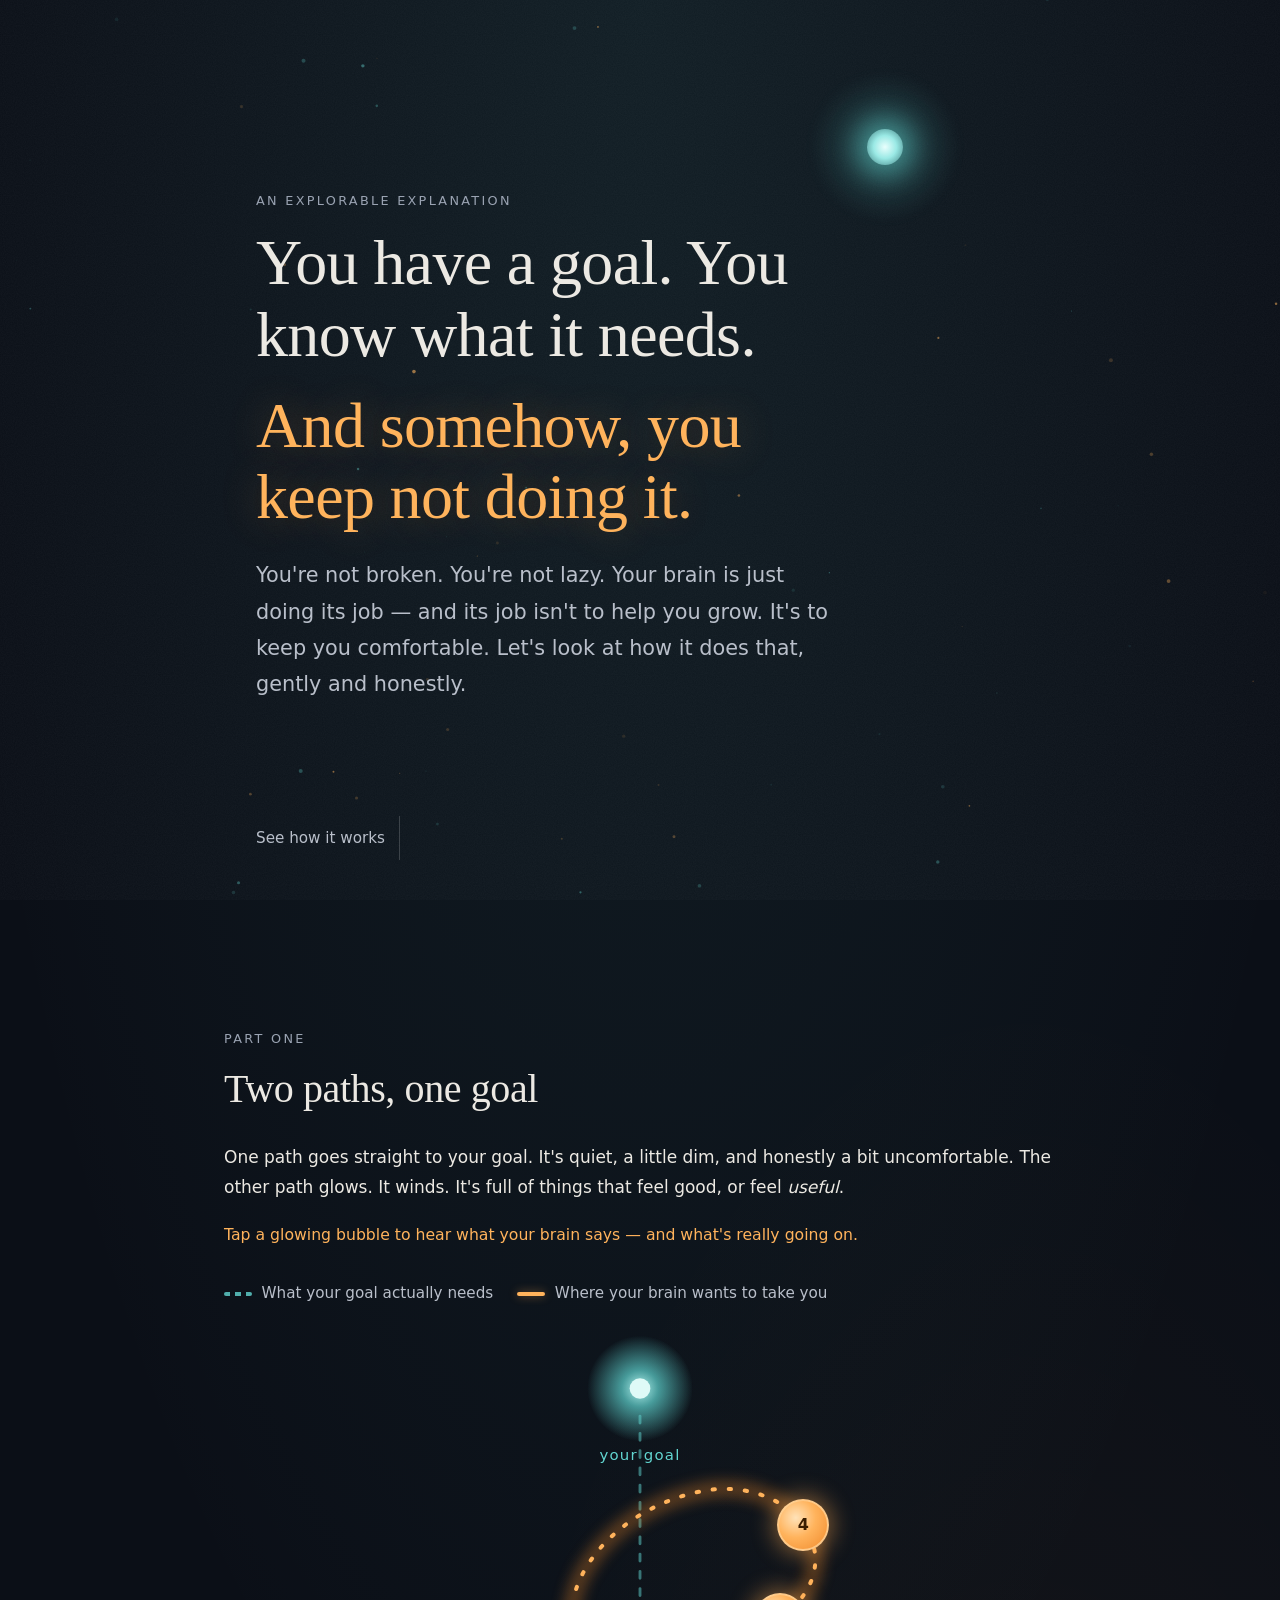
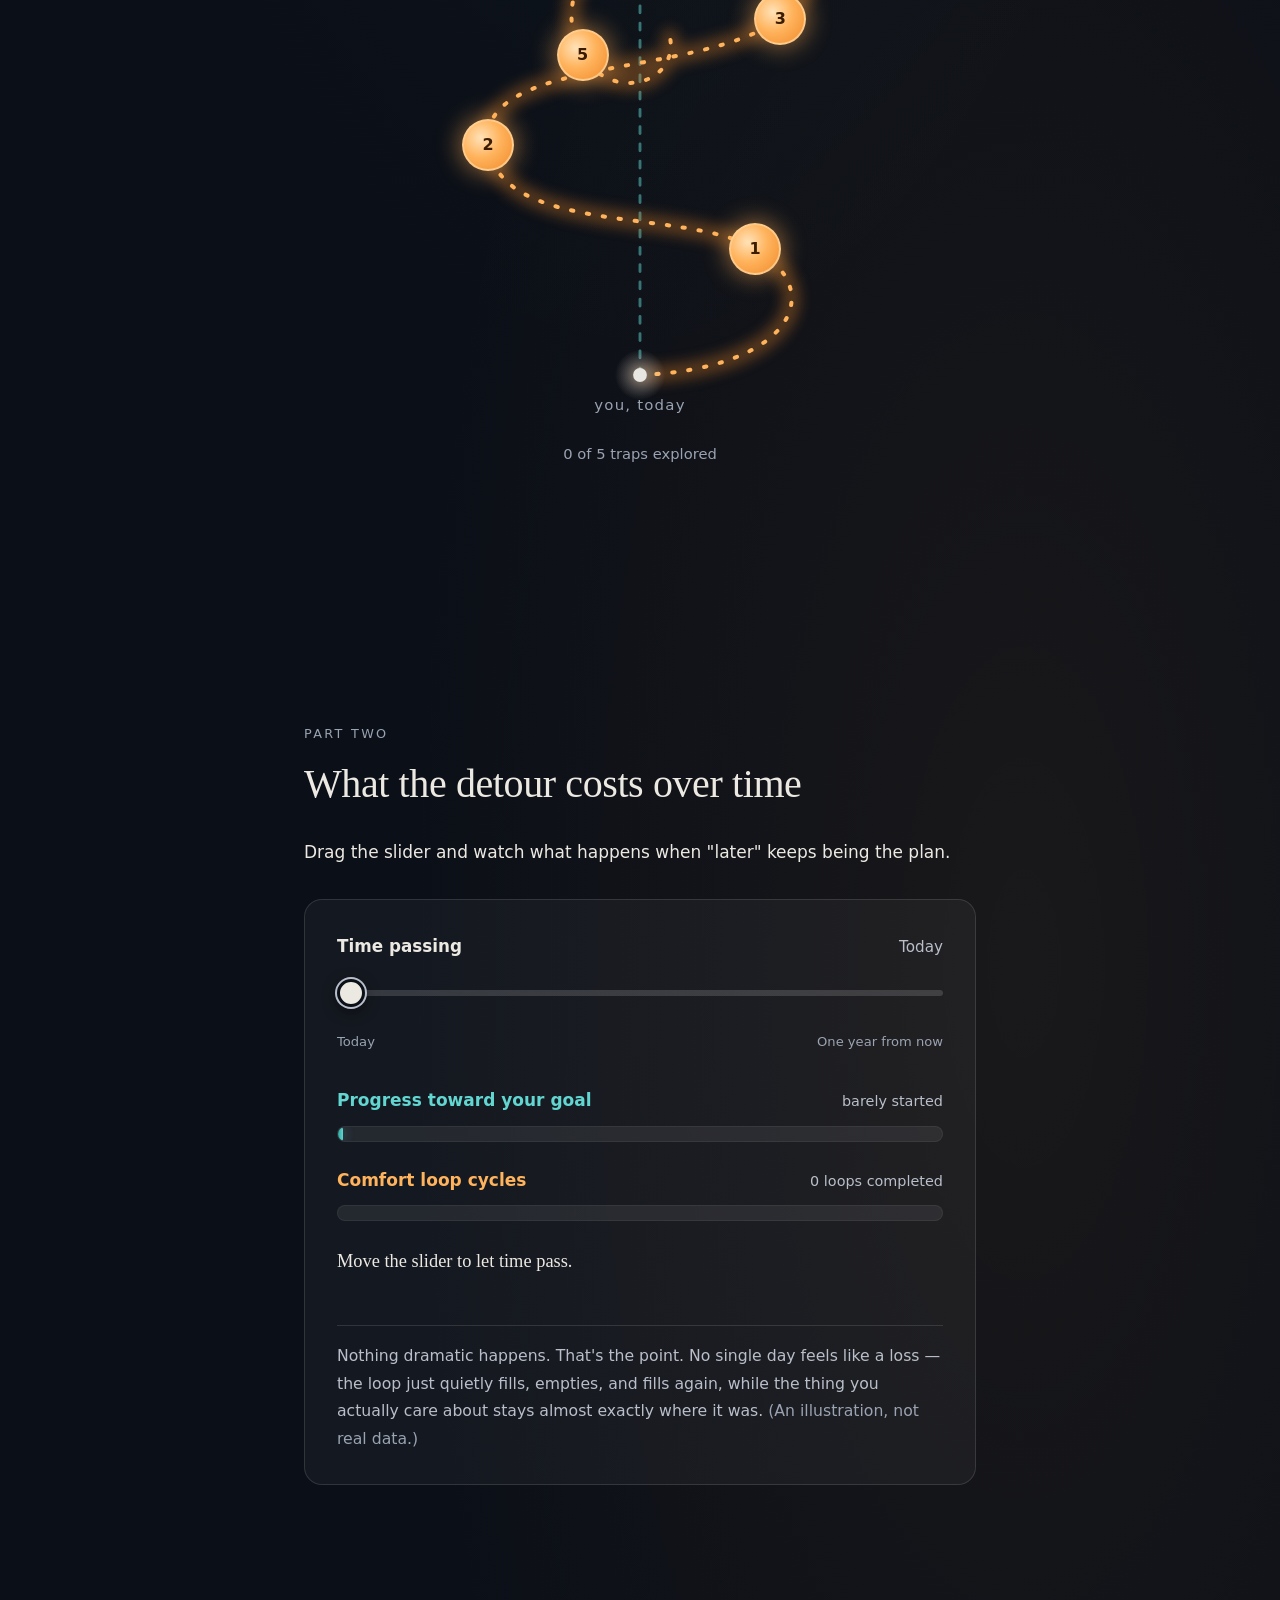
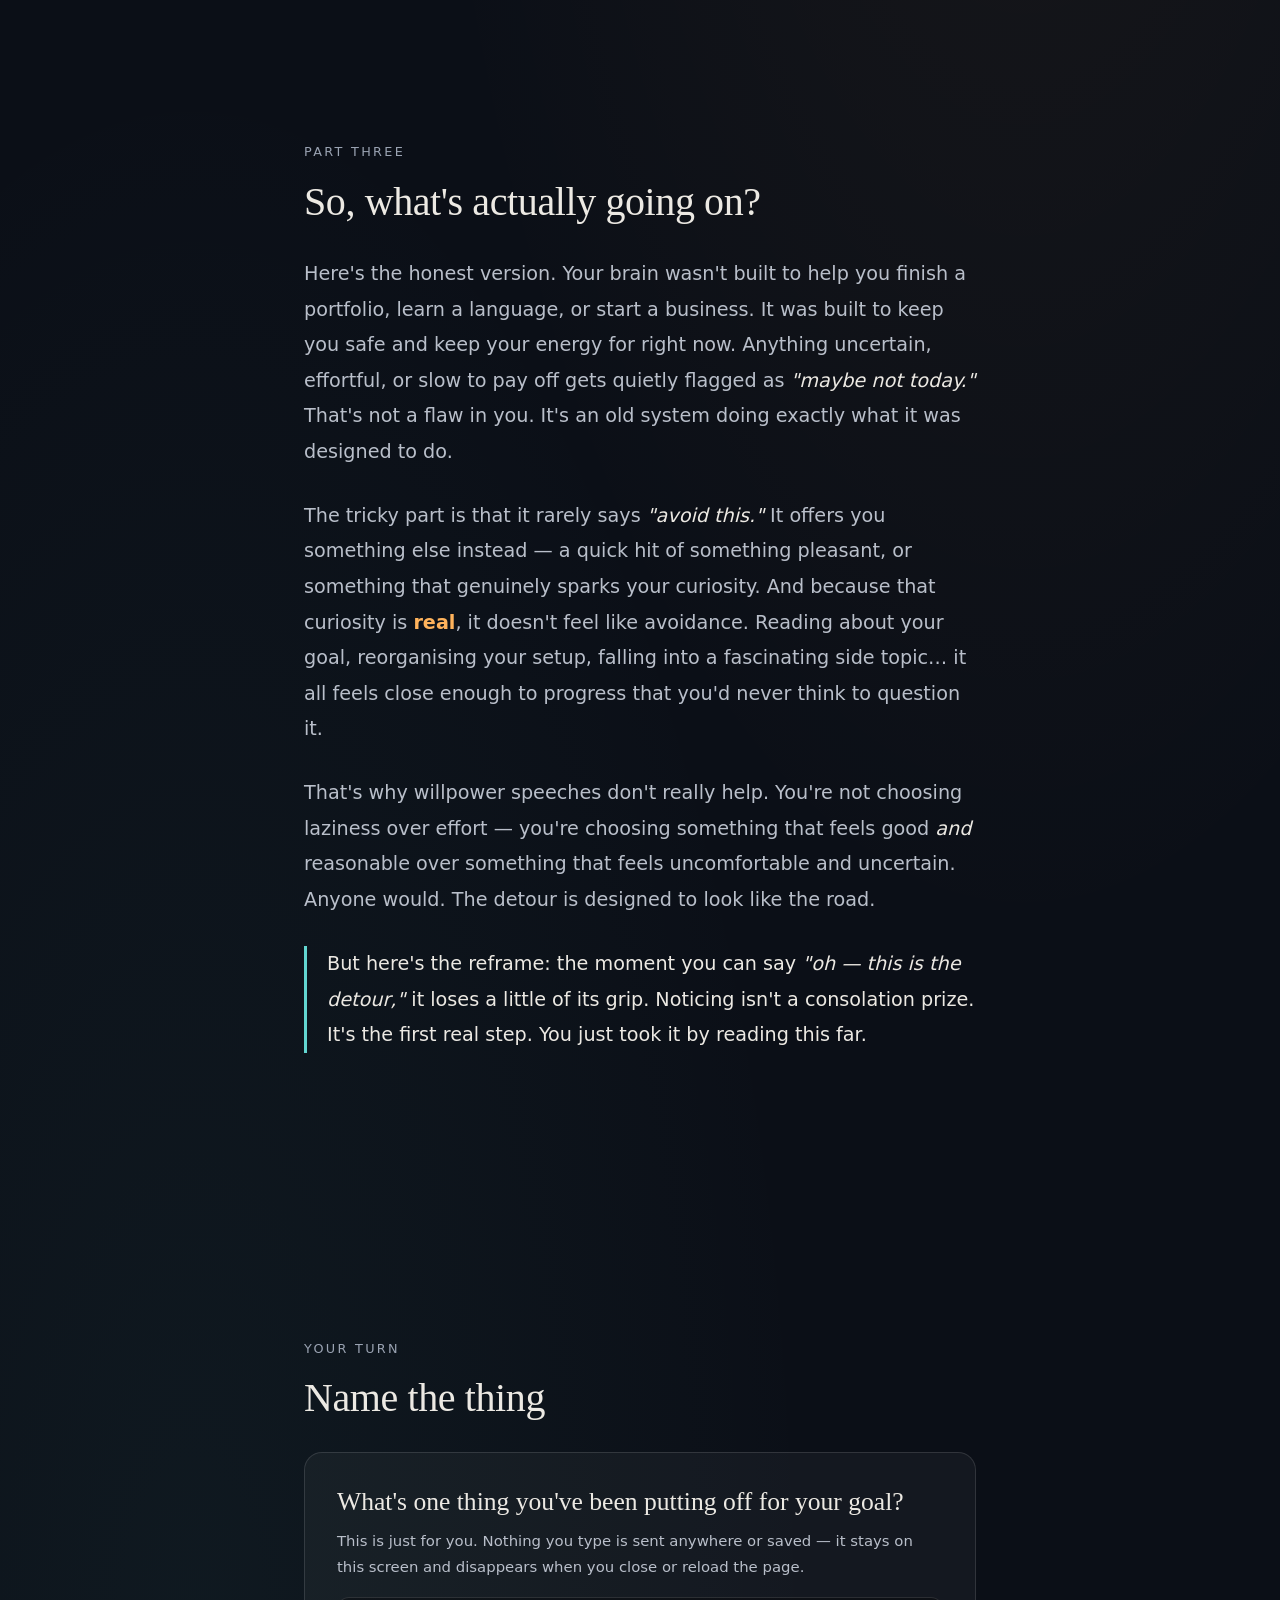
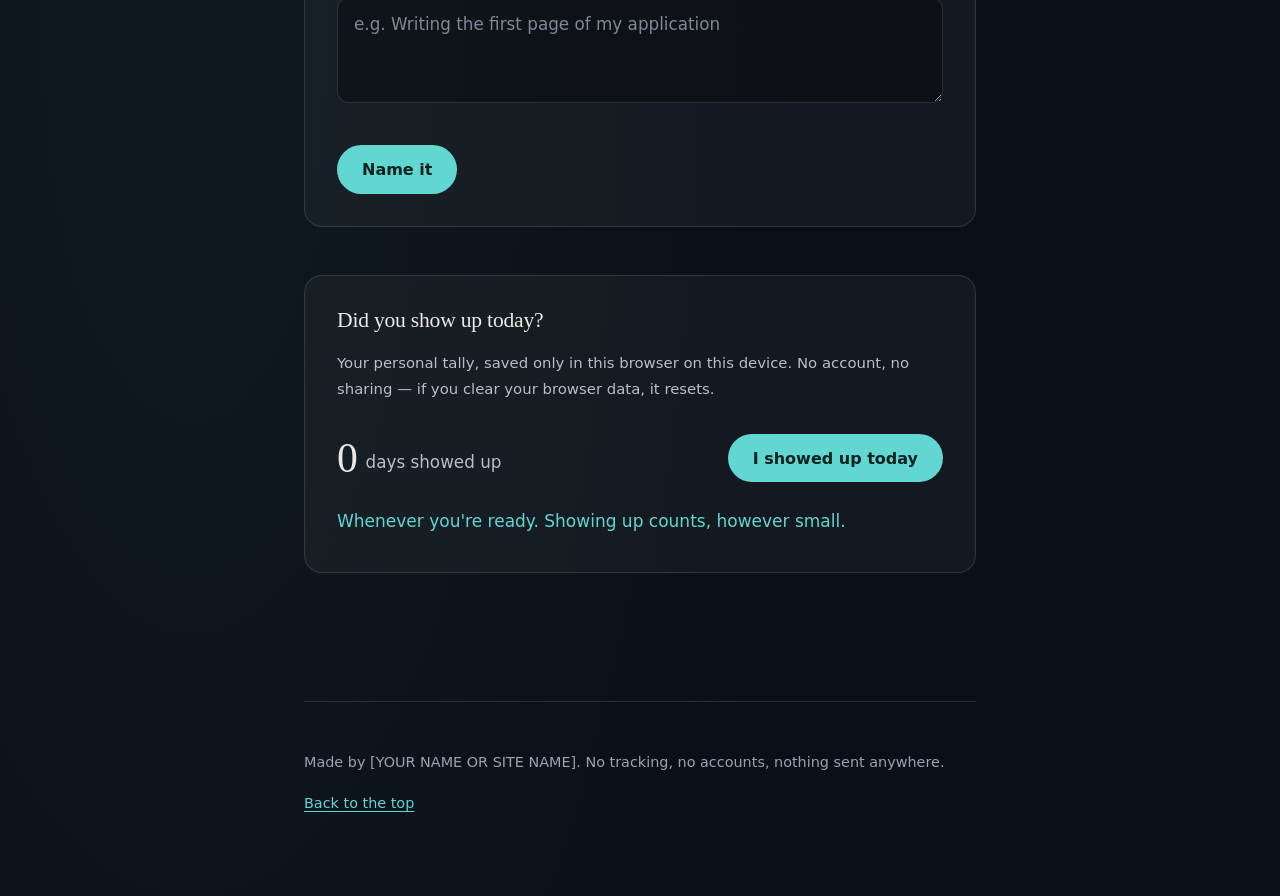
<file: v5/index.html>
<!doctype html>
<html lang="en">
<head>
  <meta charset="UTF-8">
  <meta name="viewport" content="width=device-width, initial-scale=1">
  <title>The Comfortable Detour — Why You Keep Not Doing the Thing</title>
  <meta name="description" content="A short interactive explanation of how your brain quietly steers you away from your real goals — and what to do about it.">
  <meta name="color-scheme" content="dark">
  <meta name="theme-color" content="#0b0f17">
  <link rel="stylesheet" href="style.css">
</head>
<body>
  <a class="skip-link" href="#main">Skip to content</a>

  <!-- Decorative drifting particles (drawn by app.js). Hidden from screen readers. -->
  <canvas id="particles" class="particles" aria-hidden="true"></canvas>
  <div class="noise" aria-hidden="true"></div>

  <main id="main">

    <!-- ============================================================
         SECTION 1 — HERO
         DRAFT COPY: rewrite the headline and paragraph in your own voice.
         ============================================================ -->
    <header class="hero" id="top">
      <div class="goal-orb" aria-hidden="true">
        <span class="goal-orb__halo"></span>
        <span class="goal-orb__core"></span>
      </div>

      <div class="hero__text">
        <p class="eyebrow">An explorable explanation</p>
        <h1 class="hero__title">
          You have a goal. You know what it needs.
          <span class="hero__title-soft">And somehow, you keep not doing it.</span>
        </h1>
        <p class="hero__lede">
          You're not broken. You're not lazy. Your brain is just doing its job —
          and its job isn't to help you grow. It's to keep you comfortable.
          Let's look at how it does that, gently and honestly.
        </p>
      </div>

      <a class="scroll-cue" href="#traps">
        <span class="scroll-cue__label">See how it works</span>
        <span class="scroll-cue__line" aria-hidden="true"></span>
      </a>
    </header>

    <!-- ============================================================
         SECTION 2 — THE TWO TRAPS
         Bubble texts live in app.js (the TRAPS list) — marked DRAFT there.
         ============================================================ -->
    <section class="section traps reveal" id="traps" aria-labelledby="traps-title">
      <div class="section__intro">
        <p class="eyebrow">Part one</p>
        <h2 id="traps-title">Two paths, one goal</h2>
        <!-- DRAFT COPY -->
        <p>
          One path goes straight to your goal. It's quiet, a little dim, and honestly a bit uncomfortable.
          The other path glows. It winds. It's full of things that feel good, or feel <em>useful</em>.
        </p>
        <p class="hint">Tap a glowing bubble to hear what your brain says — and what's really going on.</p>
      </div>

      <ul class="legend" aria-label="Map legend">
        <li class="legend__item legend__item--goal"><span class="legend__swatch" aria-hidden="true"></span>What your goal actually needs</li>
        <li class="legend__item legend__item--trap"><span class="legend__swatch" aria-hidden="true"></span>Where your brain wants to take you</li>
      </ul>

      <div class="map" id="map">
        <svg class="map__svg" viewBox="0 0 400 600" preserveAspectRatio="xMidYMid meet" aria-hidden="true" focusable="false">
          <defs>
            <radialGradient id="goalGlow" cx="50%" cy="50%" r="50%">
              <stop offset="0%" stop-color="#bff5f1" stop-opacity="1"/>
              <stop offset="35%" stop-color="#5fd4d0" stop-opacity="0.7"/>
              <stop offset="100%" stop-color="#5fd4d0" stop-opacity="0"/>
            </radialGradient>
            <radialGradient id="startGlow" cx="50%" cy="50%" r="50%">
              <stop offset="0%" stop-color="#e8e6e1" stop-opacity="0.9"/>
              <stop offset="100%" stop-color="#e8e6e1" stop-opacity="0"/>
            </radialGradient>
            <filter id="softBlur" x="-50%" y="-50%" width="200%" height="200%">
              <feGaussianBlur stdDeviation="6"/>
            </filter>
          </defs>

          <!-- The goal -->
          <circle class="map__goal-halo" cx="200" cy="50" r="46" fill="url(#goalGlow)"/>
          <circle cx="200" cy="50" r="9" fill="#dffaf7"/>
          <text class="map__label map__label--goal" x="200" y="112" text-anchor="middle">your goal</text>

          <!-- Straight, calm, dim path -->
          <line class="map__straight" x1="200" y1="560" x2="200" y2="66"/>

          <!-- Winding, glowing path (glow layer + main layer) -->
          <path id="windingGlow" class="map__winding-glow"
            d="M200 560 C 330 555, 365 488, 300 450 C 238 414, 78 440, 68 360 C 58 282, 252 302, 322 250 C 392 198, 330 122, 250 140 C 170 158, 118 230, 150 282 C 176 324, 234 306, 226 266"
            filter="url(#softBlur)"/>
          <path id="windingPath" class="map__winding"
            d="M200 560 C 330 555, 365 488, 300 450 C 238 414, 78 440, 68 360 C 58 282, 252 302, 322 250 C 392 198, 330 122, 250 140 C 170 158, 118 230, 150 282 C 176 324, 234 306, 226 266"/>

          <!-- Where you are now -->
          <circle cx="200" cy="560" r="22" fill="url(#startGlow)" opacity="0.5"/>
          <circle cx="200" cy="560" r="6" fill="#e8e6e1"/>
          <text class="map__label" x="200" y="590" text-anchor="middle">you, today</text>
        </svg>

        <!-- Bubbles are real <button>s, positioned along the winding path by app.js -->
        <div class="map__bubbles" id="bubbles"></div>
      </div>

      <p class="traps__progress" id="trapsProgress" aria-live="polite">0 of 5 traps explored</p>

      <!-- The expanded card for whichever bubble is selected -->
      <div class="trap-card" id="trapCard" hidden tabindex="-1" aria-labelledby="trapCardVoice">
        <p class="trap-card__type" id="trapCardType"></p>
        <div class="trap-card__layer trap-card__layer--voice">
          <p class="trap-card__layer-label">What your brain says</p>
          <p class="trap-card__voice" id="trapCardVoice"></p>
        </div>
        <button type="button" class="btn btn--ghost trap-card__reveal" id="trapCardReveal" aria-expanded="false" aria-controls="trapCardTruth">
          What's really happening?
        </button>
        <div class="trap-card__layer trap-card__layer--truth" id="trapCardTruth" hidden>
          <p class="trap-card__layer-label">What's actually going on</p>
          <p class="trap-card__truth" id="trapCardTruthText"></p>
        </div>
        <button type="button" class="trap-card__close" id="trapCardClose" aria-label="Close this card">Close</button>
      </div>
    </section>

    <!-- ============================================================
         SECTION 3 — THE COMPOUNDING COST
         DRAFT COPY: the caption and the changing lines (in app.js).
         ============================================================ -->
    <section class="section cost reveal" id="cost" aria-labelledby="cost-title">
      <div class="section__intro">
        <p class="eyebrow">Part two</p>
        <h2 id="cost-title">What the detour costs over time</h2>
        <p>Drag the slider and watch what happens when "later" keeps being the plan.</p>
      </div>

      <div class="cost__panel">
        <div class="slider">
          <div class="slider__head">
            <label for="timeSlider" class="slider__label">Time passing</label>
            <output class="slider__value" id="timeValue" for="timeSlider">Today</output>
          </div>
          <input type="range" id="timeSlider" class="slider__input" min="0" max="365" step="1" value="0" aria-valuetext="Today">
          <div class="slider__ends" aria-hidden="true">
            <span>Today</span>
            <span>One year from now</span>
          </div>
        </div>

        <div class="bar bar--goal">
          <div class="bar__head">
            <span class="bar__name">Progress toward your goal</span>
            <span class="bar__readout" id="progressReadout">barely started</span>
          </div>
          <div class="bar__track" aria-hidden="true"><div class="bar__fill" id="progressFill"></div></div>
        </div>

        <div class="bar bar--trap">
          <div class="bar__head">
            <span class="bar__name">Comfort loop cycles</span>
            <span class="bar__readout" id="loopReadout">0 loops</span>
          </div>
          <div class="bar__track" aria-hidden="true"><div class="bar__fill" id="loopFill"></div></div>
        </div>

        <p class="cost__live" id="costLive" aria-live="polite">Move the slider to let time pass.</p>

        <!-- DRAFT COPY -->
        <p class="cost__caption">
          Nothing dramatic happens. That's the point. No single day feels like a loss —
          the loop just quietly fills, empties, and fills again, while the thing you actually care about
          stays almost exactly where it was. <span class="muted">(An illustration, not real data.)</span>
        </p>
      </div>
    </section>

    <!-- ============================================================
         SECTION 4 — THE HONEST EXPLANATION
         DRAFT COPY: rewrite these four paragraphs in your own voice.
         ============================================================ -->
    <section class="section explain reveal" id="explain" aria-labelledby="explain-title">
      <p class="eyebrow">Part three</p>
      <h2 id="explain-title">So, what's actually going on?</h2>
      <div class="explain__body">
        <p>
          Here's the honest version. Your brain wasn't built to help you finish a portfolio,
          learn a language, or start a business. It was built to keep you safe and keep your energy
          for right now. Anything uncertain, effortful, or slow to pay off gets quietly flagged as
          <em>"maybe not today."</em> That's not a flaw in you. It's an old system doing exactly what it was designed to do.
        </p>
        <p>
          The tricky part is that it rarely says <em>"avoid this."</em> It offers you something else instead —
          a quick hit of something pleasant, or something that genuinely sparks your curiosity.
          And because that curiosity is <strong>real</strong>, it doesn't feel like avoidance. Reading about your goal,
          reorganising your setup, falling into a fascinating side topic… it all feels close enough to progress
          that you'd never think to question it.
        </p>
        <p>
          That's why willpower speeches don't really help. You're not choosing laziness over effort —
          you're choosing something that feels good <em>and</em> reasonable over something that feels uncomfortable
          and uncertain. Anyone would. The detour is designed to look like the road.
        </p>
        <p class="explain__reframe">
          But here's the reframe: the moment you can say <em>"oh — this is the detour,"</em> it loses a little of its grip.
          Noticing isn't a consolation prize. It's the first real step. You just took it by reading this far.
        </p>
      </div>
    </section>

    <!-- ============================================================
         SECTION 5 — THE REFLECTION PROMPT
         Nothing typed here is sent or saved anywhere.
         ============================================================ -->
    <section class="section reflect reveal" id="reflect" aria-labelledby="reflect-title">
      <p class="eyebrow">Your turn</p>
      <h2 id="reflect-title">Name the thing</h2>

      <form class="reflect__form" id="reflectForm" novalidate>
        <label for="avoidedGoal" class="reflect__label">What's one thing you've been putting off for your goal?</label>
        <p class="reflect__privacy" id="reflectPrivacy">
          This is just for you. Nothing you type is sent anywhere or saved — it stays on this screen
          and disappears when you close or reload the page.
        </p>
        <textarea id="avoidedGoal" name="avoidedGoal" rows="3" maxlength="280"
          aria-describedby="reflectPrivacy reflectError"
          placeholder="e.g. Writing the first page of my application"></textarea>
        <p class="reflect__error" id="reflectError" aria-live="polite"></p>
        <button type="submit" class="btn btn--primary">Name it</button>
      </form>

      <div class="reflect__response" id="reflectResponse" hidden tabindex="-1">
        <p class="reflect__named-label">You named:</p>
        <blockquote class="reflect__named" id="reflectNamed"></blockquote>

        <!-- DRAFT COPY: this fixed response is the same for everyone. -->
        <p class="reflect__nudge">
          Named. That's the first honest moment.
          Now — not tomorrow, not after one more thing — can you give it ten minutes right now?
        </p>
        <p class="reflect__note muted">
          This is the same note everyone sees. It's a prompt, not a reading of what you wrote.
        </p>

        <div class="timer" id="timer">
          <p class="timer__display" id="timerDisplay" aria-live="off">10:00</p>
          <div class="timer__controls">
            <button type="button" class="btn btn--primary" id="timerStart">Start 10 minutes</button>
            <button type="button" class="btn btn--ghost" id="timerReset" hidden>Reset timer</button>
          </div>
          <p class="timer__status" id="timerStatus" aria-live="polite"></p>
        </div>

        <button type="button" class="btn btn--link" id="reflectEdit">Change what I wrote</button>
      </div>

      <!-- Optional device-local tally -->
      <div class="tally" id="tally" aria-labelledby="tally-title">
        <h3 id="tally-title">Did you show up today?</h3>
        <p class="tally__privacy">Your personal tally, saved only in this browser on this device. No account, no sharing — if you clear your browser data, it resets.</p>
        <div class="tally__row">
          <p class="tally__count" aria-live="polite"><span id="tallyCount">0</span> <span id="tallyUnit">days</span> showed up</p>
          <button type="button" class="btn btn--primary" id="tallyButton">I showed up today</button>
        </div>
        <p class="tally__message" id="tallyMessage" aria-live="polite"></p>
        <button type="button" class="btn btn--link tally__reset" id="tallyReset">Reset my tally</button>
      </div>
    </section>
  </main>

  <footer class="footer">
    <!-- PLACEHOLDER: replace with your own name or site name, or delete the line. -->
    <p>Made by [YOUR NAME OR SITE NAME]. No tracking, no accounts, nothing sent anywhere.</p>
    <p><a href="#top">Back to the top</a></p>
  </footer>

  <script src="app.js" defer></script>
</body>
</html>
</file>
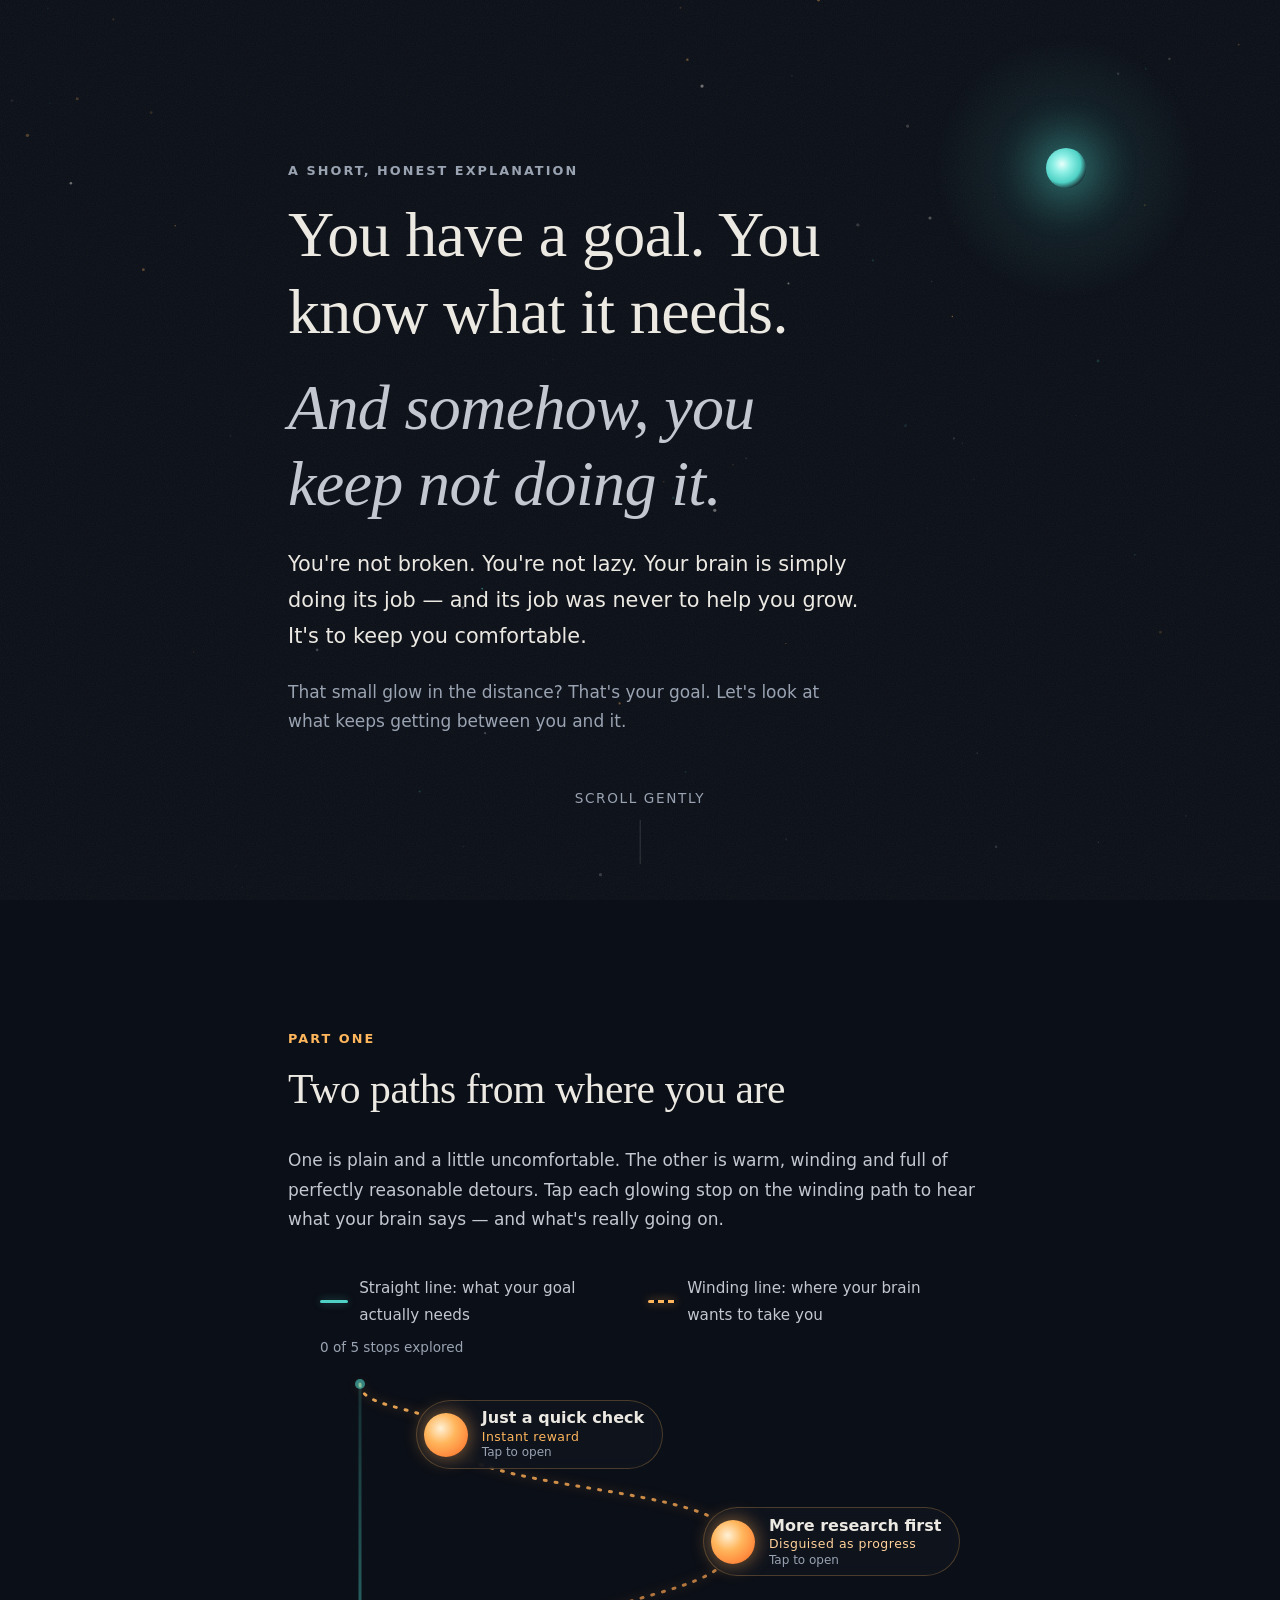
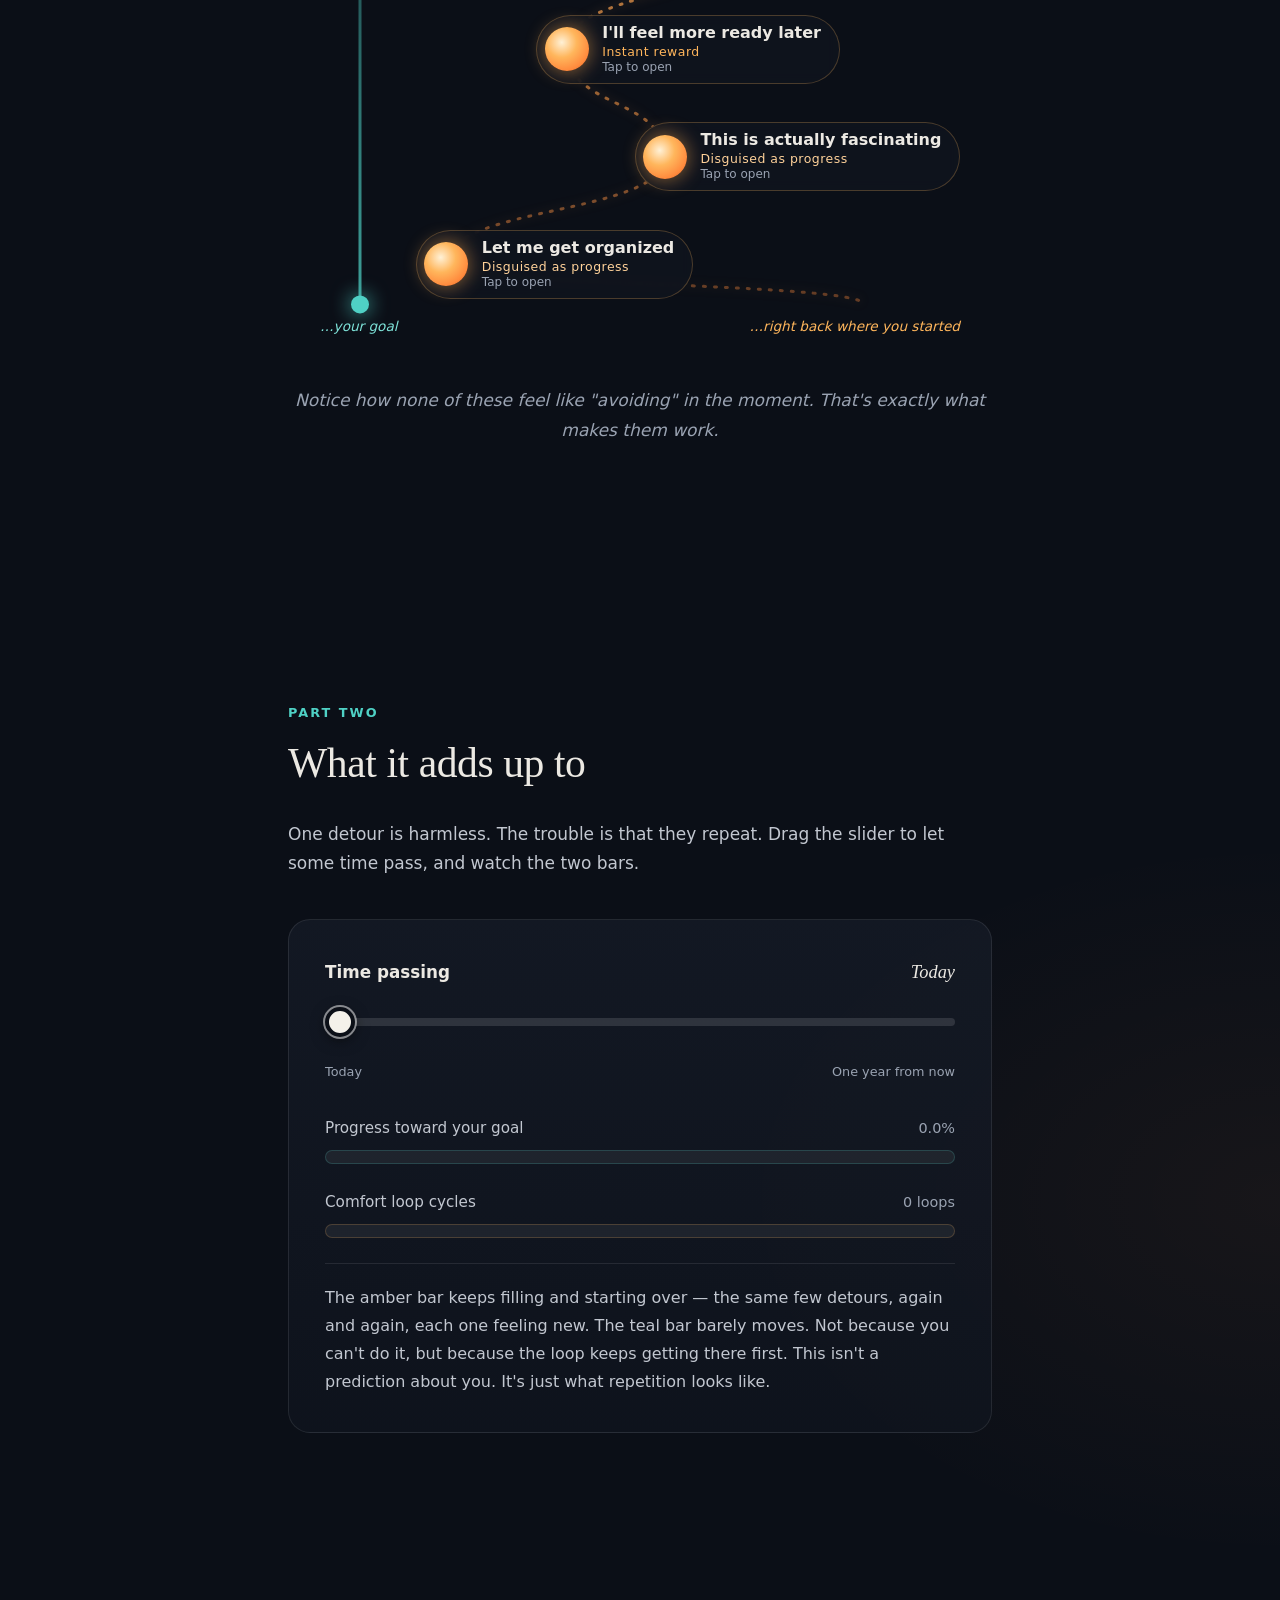
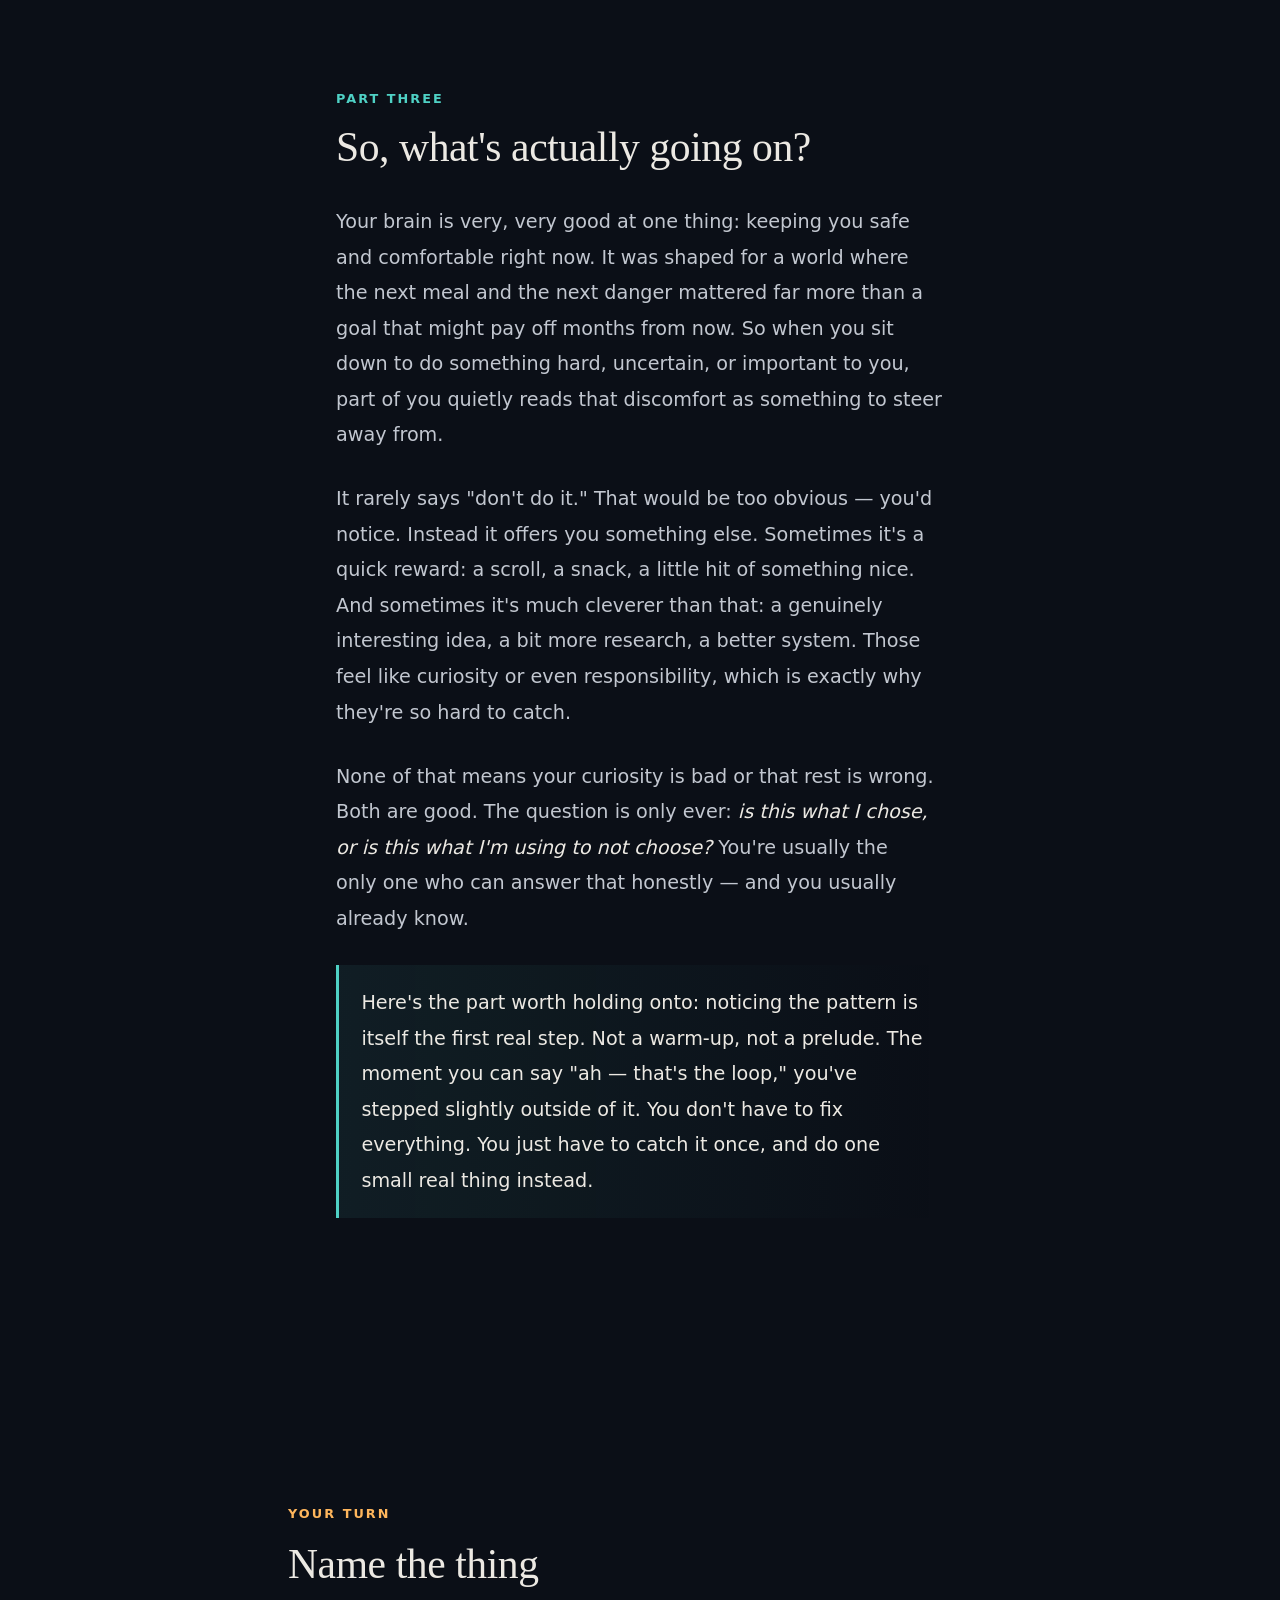
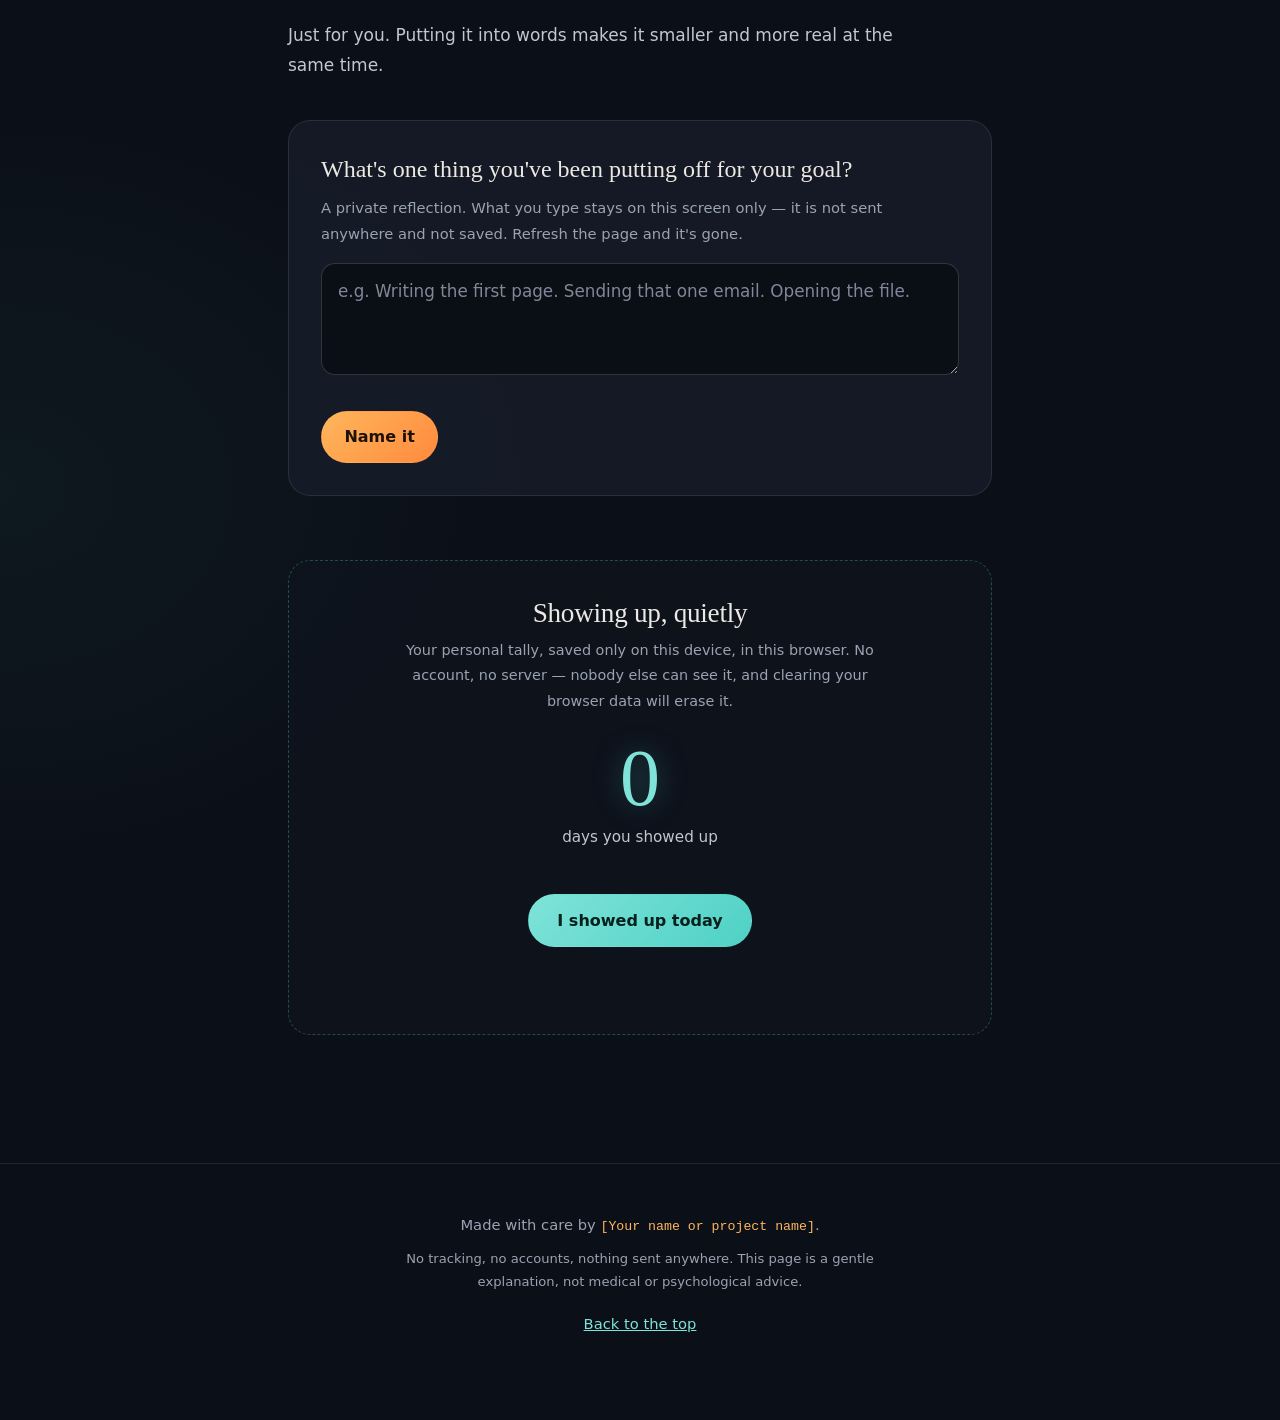
<file: v6/index.html>
<!doctype html>
<html lang="en">
<head>
  <meta charset="UTF-8" />
  <meta name="viewport" content="width=device-width, initial-scale=1.0" />
  <title>The Comfort Trap — Why You Keep Not Doing the Thing</title>
  <meta name="description" content="A short interactive explanation of how your brain quietly steers you away from your real goals — and what to do about it." />
  <meta name="theme-color" content="#0b0f17" />
  <link rel="stylesheet" href="./style.css" />
</head>
<body>
  <!--
    ============================================================
    NOTE FOR THE SITE OWNER
    Every piece of text marked "DRAFT COPY" is a first draft.
    Search this file (and app.js) for "DRAFT COPY" and rewrite
    it in your own voice. Search for "PLACEHOLDER" for the few
    bits you must fill in yourself (like your name).
    ============================================================
  -->

  <a class="skip-link" href="#traps">Skip to the interactive part</a>

  <!-- Soft drifting particles behind everything (decorative only) -->
  <canvas id="dust" class="dust" aria-hidden="true"></canvas>
  <div class="grain" aria-hidden="true"></div>

  <main>
    <!-- ======================= 1. HERO ======================= -->
    <section class="hero" id="top" aria-labelledby="hero-title">
      <div class="goal-orb" aria-hidden="true">
        <span class="goal-orb__halo"></span>
        <span class="goal-orb__core"></span>
      </div>

      <div class="hero__content">
        <!-- DRAFT COPY: hero kicker, headline and intro -->
        <p class="kicker">A short, honest explanation</p>
        <h1 id="hero-title" class="hero__title">
          You have a goal. You know what it needs.
          <span class="hero__title-soft">And somehow, you keep not doing it.</span>
        </h1>
        <p class="hero__lead">
          You're not broken. You're not lazy. Your brain is simply doing its job —
          and its job was never to help you grow. It's to keep you comfortable.
        </p>
        <p class="hero__sub">
          That small glow in the distance? That's your goal. Let's look at what
          keeps getting between you and it.
        </p>
      </div>

      <a class="scroll-cue" href="#traps">
        <span class="scroll-cue__text">Scroll gently</span>
        <span class="scroll-cue__line" aria-hidden="true"></span>
      </a>
    </section>

    <!-- ======================= 2. THE TWO TRAPS ======================= -->
    <section class="section traps" id="traps" aria-labelledby="traps-title">
      <div class="section__intro reveal">
        <!-- DRAFT COPY: section intro -->
        <p class="kicker kicker--amber">Part one</p>
        <h2 id="traps-title">Two paths from where you are</h2>
        <p>
          One is plain and a little uncomfortable. The other is warm, winding and
          full of perfectly reasonable detours. Tap each glowing stop on the
          winding path to hear what your brain says — and what's really going on.
        </p>
      </div>

      <div class="paths reveal" id="paths">
        <div class="paths__labels">
          <p class="paths__label paths__label--goal"><span class="swatch swatch--goal" aria-hidden="true"></span>Straight line: what your goal actually needs</p>
          <p class="paths__label paths__label--trap"><span class="swatch swatch--trap" aria-hidden="true"></span>Winding line: where your brain wants to take you</p>
        </div>
        <p class="paths__progress" id="paths-progress" aria-live="polite">0 of 5 stops explored</p>

        <!-- The SVG lines are drawn by app.js so they line up with the stops -->
        <svg class="paths__svg" id="paths-svg" aria-hidden="true" focusable="false">
          <defs>
            <linearGradient id="goalGrad" gradientUnits="userSpaceOnUse" x1="0" y1="0" x2="0" y2="1000">
              <stop offset="0%" stop-color="#4fd1c5" stop-opacity="0.15" />
              <stop offset="100%" stop-color="#4fd1c5" stop-opacity="0.75" />
            </linearGradient>
            <linearGradient id="trapGrad" gradientUnits="userSpaceOnUse" x1="0" y1="0" x2="0" y2="1000">
              <stop offset="0%" stop-color="#ffb65c" stop-opacity="0.9" />
              <stop offset="100%" stop-color="#ff8a3d" stop-opacity="0.35" />
            </linearGradient>
          </defs>
          <path id="goal-line" class="goal-line" d="" />
          <path id="trap-line" class="trap-line" d="" />
          <circle id="goal-start" class="goal-dot" r="5" cx="-20" cy="-20" />
          <circle id="goal-end" class="goal-dot goal-dot--end" r="9" cx="-20" cy="-20" />
        </svg>

        <p class="visually-hidden">
          The straight path on the left goes directly to your goal. The winding
          path has five stops. Each stop is a button that opens an explanation.
        </p>

        <!-- Each stop is a real button that expands its card below it -->
        <ol class="trap-list" id="trap-list" aria-label="Stops along the winding path">
          <!-- Filled in by app.js from the TRAPS list (DRAFT COPY lives there) -->
        </ol>

        <p class="paths__end" aria-hidden="true">
          <span class="paths__end-goal">…your goal</span>
          <span class="paths__end-trap">…right back where you started</span>
        </p>
      </div>

      <p class="traps__hint reveal">
        <!-- DRAFT COPY -->
        Notice how none of these feel like "avoiding" in the moment. That's
        exactly what makes them work.
      </p>
    </section>

    <!-- ======================= 3. THE COMPOUNDING COST ======================= -->
    <section class="section cost" id="cost" aria-labelledby="cost-title">
      <div class="section__intro reveal">
        <!-- DRAFT COPY -->
        <p class="kicker kicker--teal">Part two</p>
        <h2 id="cost-title">What it adds up to</h2>
        <p>
          One detour is harmless. The trouble is that they repeat. Drag the slider
          to let some time pass, and watch the two bars.
        </p>
      </div>

      <div class="cost__panel reveal">
        <div class="cost__slider-row">
          <label for="time-slider" class="cost__label">Time passing</label>
          <output id="time-output" for="time-slider" class="cost__time">Today</output>
        </div>

        <input
          type="range"
          id="time-slider"
          class="slider"
          min="0"
          max="365"
          step="1"
          value="0"
          aria-describedby="cost-caption"
        />
        <div class="cost__ends" aria-hidden="true">
          <span>Today</span>
          <span>One year from now</span>
        </div>

        <div class="meter">
          <div class="meter__head">
            <span class="meter__name">Progress toward your goal</span>
            <span class="meter__value" id="progress-value">0%</span>
          </div>
          <div class="meter__track meter__track--teal" role="presentation">
            <div class="meter__fill meter__fill--teal" id="progress-fill"></div>
          </div>
        </div>

        <div class="meter">
          <div class="meter__head">
            <span class="meter__name">Comfort loop cycles</span>
            <span class="meter__value" id="loop-value">0 loops</span>
          </div>
          <div class="meter__track meter__track--amber" role="presentation">
            <div class="meter__fill meter__fill--amber" id="loop-fill"></div>
          </div>
        </div>

        <p class="visually-hidden" id="cost-status" aria-live="polite"></p>

        <!-- DRAFT COPY: slider caption -->
        <p class="cost__caption" id="cost-caption">
          The amber bar keeps filling and starting over — the same few detours,
          again and again, each one feeling new. The teal bar barely moves. Not
          because you can't do it, but because the loop keeps getting there first.
          This isn't a prediction about you. It's just what repetition looks like.
        </p>
      </div>
    </section>

    <!-- ======================= 4. THE HONEST EXPLANATION ======================= -->
    <section class="section honest" id="honest" aria-labelledby="honest-title">
      <div class="honest__inner">
        <p class="kicker kicker--teal reveal">Part three</p>
        <h2 id="honest-title" class="reveal">So, what's actually going on?</h2>

        <!-- DRAFT COPY: the four explanation paragraphs -->
        <p class="reveal">
          Your brain is very, very good at one thing: keeping you safe and
          comfortable right now. It was shaped for a world where the next meal and
          the next danger mattered far more than a goal that might pay off months
          from now. So when you sit down to do something hard, uncertain, or
          important to you, part of you quietly reads that discomfort as something
          to steer away from.
        </p>
        <p class="reveal">
          It rarely says "don't do it." That would be too obvious — you'd notice.
          Instead it offers you something else. Sometimes it's a quick reward: a
          scroll, a snack, a little hit of something nice. And sometimes it's much
          cleverer than that: a genuinely interesting idea, a bit more research,
          a better system. Those feel like curiosity or even responsibility, which
          is exactly why they're so hard to catch.
        </p>
        <p class="reveal">
          None of that means your curiosity is bad or that rest is wrong. Both are
          good. The question is only ever: <em>is this what I chose, or is this
          what I'm using to not choose?</em> You're usually the only one who can
          answer that honestly — and you usually already know.
        </p>
        <p class="reveal honest__reframe">
          Here's the part worth holding onto: noticing the pattern is itself the
          first real step. Not a warm-up, not a prelude. The moment you can say
          "ah — that's the loop," you've stepped slightly outside of it. You don't
          have to fix everything. You just have to catch it once, and do one small
          real thing instead.
        </p>
      </div>
    </section>

    <!-- ======================= 5. THE REFLECTION PROMPT ======================= -->
    <section class="section reflect" id="reflect" aria-labelledby="reflect-title">
      <div class="reflect__inner">
        <div class="section__intro reveal">
          <!-- DRAFT COPY -->
          <p class="kicker kicker--amber">Your turn</p>
          <h2 id="reflect-title">Name the thing</h2>
          <p>
            Just for you. Putting it into words makes it smaller and more real at
            the same time.
          </p>
        </div>

        <form class="reflect__form reveal" id="reflect-form" novalidate>
          <label for="reflect-input" class="reflect__label">
            What's one thing you've been putting off for your goal?
          </label>
          <p class="reflect__privacy" id="reflect-privacy">
            A private reflection. What you type stays on this screen only — it is
            not sent anywhere and not saved. Refresh the page and it's gone.
          </p>
          <textarea
            id="reflect-input"
            class="reflect__input"
            name="reflection"
            rows="3"
            maxlength="280"
            autocomplete="off"
            aria-describedby="reflect-privacy reflect-error"
            placeholder="e.g. Writing the first page. Sending that one email. Opening the file."
          ></textarea>
          <p class="reflect__error" id="reflect-error" role="alert"></p>
          <div class="reflect__actions">
            <button type="submit" class="btn btn--amber">Name it</button>
          </div>
        </form>

        <div class="response" id="response" hidden>
          <div class="response__named">
            <span class="response__named-label">You named:</span>
            <p class="response__named-text" id="response-text"></p>
          </div>

          <div class="response__card" tabindex="-1" id="response-card">
            <!-- DRAFT COPY: the fixed closing response (same for everyone) -->
            <p class="response__message">
              Named. That's the first honest moment.
              <br />
              Now — not tomorrow, not after one more thing — can you give it
              ten minutes right now?
            </p>
            <p class="response__note">
              This is the same note everyone sees. It isn't reading or judging what
              you wrote — it's simply a nudge.
            </p>

            <!-- Optional: a simple local 10-minute timer -->
            <div class="timer" aria-labelledby="timer-title">
              <p class="timer__title" id="timer-title">Ten minutes, if you want them</p>
              <p class="timer__display" id="timer-display" aria-live="off">10:00</p>
              <p class="visually-hidden" id="timer-status" aria-live="polite"></p>
              <div class="timer__controls">
                <button type="button" class="btn btn--teal" id="timer-start">Start 10 minutes</button>
                <button type="button" class="btn btn--ghost" id="timer-reset" hidden>Reset</button>
              </div>
              <p class="timer__hint">Runs only in this tab. Nothing is recorded.</p>
            </div>

            <button type="button" class="link-btn" id="reflect-again">Name something else</button>
          </div>
        </div>

        <!-- ============ Optional device-local tally ============ -->
        <aside class="tally reveal" aria-labelledby="tally-title">
          <h3 id="tally-title" class="tally__title">Showing up, quietly</h3>
          <p class="tally__privacy">
            Your personal tally, saved only on this device, in this browser. No
            account, no server — nobody else can see it, and clearing your browser
            data will erase it.
          </p>

          <div class="tally__count-wrap">
            <p class="tally__count" id="tally-count" aria-live="polite">0</p>
            <p class="tally__unit" id="tally-unit">days you showed up</p>
          </div>
          <p class="tally__streak" id="tally-streak"></p>

          <button type="button" class="btn btn--teal tally__btn" id="tally-btn">
            I showed up today
          </button>
          <p class="tally__message" id="tally-message" aria-live="polite"></p>

          <button type="button" class="link-btn tally__reset" id="tally-reset">
            Reset my tally
          </button>
        </aside>
      </div>
    </section>
  </main>

  <footer class="footer">
    <!-- PLACEHOLDER: replace with your own name or project name -->
    <p>Made with care by <span class="placeholder">[Your name or project name]</span>.</p>
    <p class="footer__small">
      No tracking, no accounts, nothing sent anywhere. This page is a gentle
      explanation, not medical or psychological advice.
    </p>
    <p><a href="#top" class="footer__top">Back to the top</a></p>
  </footer>

  <script type="module" src="./app.js"></script>
</body>
</html>
</file>
<file: style.css>
/* ==========================================================================
   THE COMFORT LOOP — stylesheet
   Plain CSS. No frameworks, no external fonts, no external assets.
   Accent system: amber = distraction/comfort, teal = the goal.
   ========================================================================== */

/* ---------- tokens ---------- */
:root {
  --bg: #0a0e13;
  --bg-soft: #0d1420;
  --panel: #101825;
  --panel-2: #0c121c;
  --line: #223041;
  --line-soft: rgba(255, 255, 255, 0.07);

  --ink: #e9e6df;
  --soft: #c4cad3;
  --muted: #97a2ae;
  --faint: #6d7887;

  --amber: #f2a65a;
  --amber-bright: #f6c98d;
  --amber-deep: #d97b3f;
  --teal: #5fd0c0;
  --teal-dim: #3f8f85;

  --font-serif: "Iowan Old Style", "Palatino Linotype", "Book Antiqua", Palatino, Georgia, "Times New Roman", ui-serif, serif;
  --font-sans: system-ui, -apple-system, "Segoe UI", Roboto, "Helvetica Neue", Arial, sans-serif;

  --wrap-pad: clamp(1.25rem, 5vw, 2.5rem);
  --section-pad: clamp(4.5rem, 12vh, 8rem);
}

/* ---------- reset / base ---------- */
*, *::before, *::after {
  box-sizing: border-box;
}

html {
  -webkit-text-size-adjust: 100%;
}

body {
  margin: 0;
  background: var(--bg);
  color: var(--ink);
  font-family: var(--font-sans);
  font-size: 1rem;
  line-height: 1.75;
  overflow-x: clip;
}

/* soft ambient background washes */
body::before {
  content: "";
  position: fixed;
  inset: 0;
  z-index: -1;
  pointer-events: none;
  background:
    radial-gradient(60rem 34rem at 12% -8%, rgba(95, 208, 192, 0.06), transparent 60%),
    radial-gradient(52rem 36rem at 92% 108%, rgba(242, 166, 90, 0.05), transparent 60%),
    var(--bg);
}

/* film-grain overlay (inline SVG turbulence, no external file) */
.noise {
  position: fixed;
  inset: 0;
  z-index: 40;
  pointer-events: none;
  opacity: 0.038;
  background-image: url("data:image/svg+xml,%3Csvg xmlns='http://www.w3.org/2000/svg' width='160' height='160'%3E%3Cfilter id='n'%3E%3CfeTurbulence type='fractalNoise' baseFrequency='0.85' numOctaves='2' stitchTiles='stitch'/%3E%3C/filter%3E%3Crect width='160' height='160' filter='url(%23n)' opacity='0.55'/%3E%3C/svg%3E");
}

img, svg, canvas {
  display: block;
  max-width: 100%;
}

h1, h2, h3, p, ul, blockquote, figure {
  margin: 0;
}

ul {
  padding: 0;
  list-style: none;
}

button {
  font: inherit;
  color: inherit;
}

::selection {
  background: rgba(242, 166, 90, 0.35);
  color: #fff8ee;
}

/* ---------- utilities ---------- */
.wrap {
  max-width: 1080px;
  margin-inline: auto;
  padding-inline: var(--wrap-pad);
}

.visually-hidden {
  position: absolute;
  width: 1px;
  height: 1px;
  margin: -1px;
  padding: 0;
  overflow: hidden;
  clip: rect(0 0 0 0);
  white-space: nowrap;
  border: 0;
}

.skip {
  position: fixed;
  top: 0.9rem;
  left: 0.9rem;
  z-index: 100;
  padding: 0.6rem 1rem;
  border-radius: 999px;
  background: var(--teal);
  color: #06211d;
  font-weight: 700;
  font-size: 0.85rem;
  text-decoration: none;
  transform: translateY(-300%);
  transition: transform 0.2s ease;
}

.skip:focus {
  transform: none;
}

:focus-visible {
  outline: 2px solid var(--teal);
  outline-offset: 3px;
  border-radius: 4px;
}

/* ---------- header ---------- */
.site-head {
  display: flex;
  align-items: baseline;
  justify-content: space-between;
  gap: 1rem;
  padding: 1.1rem var(--wrap-pad);
  border-bottom: 1px solid var(--line-soft);
}

.wordmark {
  font-family: var(--font-serif);
  font-style: italic;
  font-size: 1.05rem;
  letter-spacing: 0.02em;
  color: var(--ink);
}

.wordmark::before {
  content: "";
  display: inline-block;
  width: 8px;
  height: 8px;
  margin-right: 0.55rem;
  border-radius: 50%;
  background: var(--amber);
  box-shadow: 0 0 10px rgba(242, 166, 90, 0.8);
  transform: translateY(-1px);
}

.head-note {
  font-size: 0.74rem;
  letter-spacing: 0.14em;
  text-transform: uppercase;
  color: var(--faint);
}

/* ---------- hero ---------- */
.hero {
  position: relative;
  min-height: 100vh;
  min-height: 100svh;
  display: grid;
  place-items: center;
  overflow: hidden;
  padding: 6rem var(--wrap-pad) 5rem;
}

#dust {
  position: absolute;
  inset: 0;
  width: 100%;
  height: 100%;
}

/* the distant, softly glowing goal */
.hero-glow {
  position: absolute;
  top: 16%;
  left: 50%;
  width: clamp(190px, 34vw, 400px);
  aspect-ratio: 1;
  transform: translateX(-50%);
  border-radius: 50%;
  background:
    radial-gradient(circle at 50% 46%, rgba(95, 208, 192, 0.42), rgba(95, 208, 192, 0.1) 42%, transparent 68%);
  box-shadow:
    0 0 100px rgba(95, 208, 192, 0.22),
    inset 0 0 70px rgba(95, 208, 192, 0.18);
  opacity: 0.55;
  animation: heroFloat 12s ease-in-out infinite;
  pointer-events: none;
}

.hero-inner {
  position: relative;
  z-index: 1;
  max-width: 720px;
  text-align: center;
}

.kicker {
  font-size: 0.74rem;
  font-weight: 600;
  letter-spacing: 0.22em;
  text-transform: uppercase;
}

.kicker-teal { color: var(--teal); }
.kicker-amber { color: var(--amber); }

.hero h1 {
  margin-top: 1.4rem;
  font-family: var(--font-serif);
  font-weight: 500;
  font-size: clamp(2rem, 6.6vw, 3.7rem);
  line-height: 1.14;
  letter-spacing: -0.01em;
  text-wrap: balance;
}

.hero h1 em {
  font-style: italic;
  color: var(--amber-bright);
}

.lede {
  margin: 1.6rem auto 0;
  max-width: 58ch;
  color: var(--soft);
  font-size: clamp(1.02rem, 2.4vw, 1.18rem);
  text-wrap: pretty;
}

.scroll-cue {
  position: absolute;
  bottom: 1.8rem;
  left: 50%;
  transform: translateX(-50%);
  display: flex;
  flex-direction: column;
  align-items: center;
  gap: 0.7rem;
  z-index: 1;
}

.cue-word {
  font-size: 0.68rem;
  letter-spacing: 0.28em;
  text-transform: uppercase;
  color: var(--faint);
}

.cue-line {
  position: relative;
  width: 1px;
  height: 52px;
  background: linear-gradient(to bottom, var(--teal), transparent);
  overflow: visible;
}

.cue-line::after {
  content: "";
  position: absolute;
  left: 50%;
  top: 0;
  width: 5px;
  height: 5px;
  border-radius: 50%;
  background: var(--teal);
  box-shadow: 0 0 8px var(--teal);
  transform: translateX(-50%);
  animation: cueDrop 2.6s ease-in-out infinite;
}

@keyframes cueDrop {
  0% { top: 0; opacity: 0; }
  18% { opacity: 1; }
  80% { top: calc(100% - 5px); opacity: 1; }
  100% { top: calc(100% - 5px); opacity: 0; }
}

@keyframes heroFloat {
  0%, 100% { transform: translateX(-50%) translateY(0); }
  50% { transform: translateX(-50%) translateY(-16px); }
}

/* ---------- sections ---------- */
.section {
  padding-block: var(--section-pad);
  border-top: 1px solid var(--line-soft);
}

.kicker-row {
  display: flex;
  flex-wrap: wrap;
  align-items: center;
  gap: 0.8rem;
}

.draft-chip {
  font-size: 0.6rem;
  letter-spacing: 0.14em;
  text-transform: uppercase;
  color: var(--faint);
  border: 1px solid rgba(255, 255, 255, 0.14);
  border-radius: 999px;
  padding: 0.26rem 0.62rem;
  white-space: nowrap;
}

.section h2 {
  margin-top: 1.3rem;
  font-family: var(--font-serif);
  font-weight: 500;
  font-size: clamp(1.75rem, 4.6vw, 2.65rem);
  line-height: 1.18;
  letter-spacing: -0.01em;
  text-wrap: balance;
}

.intro {
  margin-top: 1.2rem;
  max-width: 66ch;
  color: var(--soft);
  font-size: 1.05rem;
  text-wrap: pretty;
}

/* ---------- legend ---------- */
.legend {
  display: flex;
  flex-wrap: wrap;
  gap: 1.1rem 2.2rem;
  margin: 2.4rem 0 1.6rem;
  font-size: 0.88rem;
  color: var(--soft);
}

.legend li {
  display: inline-flex;
  align-items: center;
  gap: 0.65rem;
}

.key {
  width: 38px;
  height: 0;
  flex: none;
}

.key-goal {
  border-top: 3px solid var(--teal-dim);
}

.key-brain {
  border-top: 3px dashed var(--amber);
}

/* ---------- the map ---------- */
.map-stage {
  position: relative;
  width: 100%;
  aspect-ratio: 1000 / 520;
  border: 1px solid var(--line-soft);
  border-radius: 20px;
  background:
    radial-gradient(70% 90% at 88% 12%, rgba(95, 208, 192, 0.05), transparent 60%),
    linear-gradient(180deg, #0d141d, #0a0f16);
}

.map-svg {
  position: absolute;
  inset: 0;
  width: 100%;
  height: 100%;
}

.path-goal {
  fill: none;
  stroke: var(--teal-dim);
  stroke-width: 2.5;
  stroke-linecap: round;
  opacity: 0.9;
}

.path-goal-glow {
  fill: none;
  stroke: var(--teal);
  stroke-width: 9;
  stroke-linecap: round;
  opacity: 0.1;
}

.path-brain {
  fill: none;
  stroke: url(#gradBrain);
  stroke-width: 3;
  stroke-linecap: round;
}

.path-brain-glow {
  fill: none;
  stroke: var(--amber);
  stroke-width: 12;
  stroke-linecap: round;
  opacity: 0.16;
}

/* map annotations */
.map-label {
  position: absolute;
  font-size: 0.68rem;
  letter-spacing: 0.12em;
  text-transform: uppercase;
  color: var(--faint);
  white-space: nowrap;
}

.map-dot {
  position: absolute;
  left: 9%;
  top: 84.6%;
  width: 10px;
  height: 10px;
  transform: translate(-50%, -50%);
  border-radius: 50%;
  background: var(--teal);
  box-shadow: 0 0 12px rgba(95, 208, 192, 0.9);
}

.map-label--start {
  left: 4%;
  top: 89%;
}

.map-label--start::before {
  content: none;
}

.goal-orb {
  position: absolute;
  left: 91%;
  top: 22%;
  width: 18px;
  height: 18px;
  transform: translate(-50%, -50%);
  border-radius: 50%;
  background: radial-gradient(circle at 38% 32%, #d8fbf3, var(--teal) 55%, transparent 78%);
  box-shadow: 0 0 26px rgba(95, 208, 192, 0.85), 0 0 60px rgba(95, 208, 192, 0.35);
  animation: orbPulse 4.5s ease-in-out infinite;
}

.map-label--goal {
  right: 3%;
  top: 12.5%;
  text-align: right;
  color: var(--teal);
  opacity: 0.85;
}

.map-label--nowhere {
  right: 3%;
  bottom: 5%;
  color: rgba(242, 166, 90, 0.55);
}

@keyframes orbPulse {
  0%, 100% { box-shadow: 0 0 22px rgba(95, 208, 192, 0.7), 0 0 50px rgba(95, 208, 192, 0.25); }
  50% { box-shadow: 0 0 34px rgba(95, 208, 192, 1), 0 0 80px rgba(95, 208, 192, 0.5); }
}

/* distraction bubbles */
.bubble {
  position: absolute;
  width: clamp(44px, 6vw, 56px);
  aspect-ratio: 1;
  transform: translate(-50%, -50%);
  border-radius: 50%;
  border: 1px solid rgba(255, 214, 165, 0.55);
  background: radial-gradient(circle at 35% 30%, #ffd9a8, var(--amber) 48%, #8a4f22 115%);
  box-shadow:
    0 0 18px rgba(242, 166, 90, 0.45),
    0 0 44px rgba(242, 166, 90, 0.16),
    0 6px 16px rgba(0, 0, 0, 0.45);
  cursor: pointer;
  display: grid;
  place-items: center;
  padding: 0;
  transition: transform 0.2s ease, box-shadow 0.25s ease, filter 0.2s ease;
  -webkit-tap-highlight-color: transparent;
}

.bubble::after {
  content: "";
  position: absolute;
  inset: -4px;
  border-radius: 50%;
  border: 1px solid rgba(242, 166, 90, 0.55);
  animation: bubbleRing 3.4s cubic-bezier(0.2, 0.6, 0.3, 1) infinite;
  animation-delay: calc(var(--i, 0) * 0.62s);
  pointer-events: none;
}

.bubble:hover {
  filter: brightness(1.12);
  transform: translate(-50%, -50%) scale(1.07);
}

.bubble:active {
  transform: translate(-50%, -50%) scale(0.96);
}

.bubble[aria-pressed="true"] {
  transform: translate(-50%, -50%) scale(1.14);
  border-color: #ffe3bd;
  box-shadow:
    0 0 26px rgba(242, 166, 90, 0.75),
    0 0 70px rgba(242, 166, 90, 0.3),
    0 6px 16px rgba(0, 0, 0, 0.45);
}

.bubble[aria-pressed="true"]::after {
  border-color: rgba(255, 227, 189, 0.9);
  animation-duration: 1.6s;
}

.bubble-num {
  font-size: 0.95rem;
  font-weight: 700;
  color: #31200d;
  font-variant-numeric: tabular-nums;
}

@keyframes bubbleRing {
  0% { transform: scale(0.92); opacity: 0.9; }
  70% { transform: scale(1.5); opacity: 0; }
  100% { transform: scale(1.5); opacity: 0; }
}

/* fallback positions (refined by JS along the real path) */
.b1 { left: 19%; top: 90%; }
.b2 { left: 37%; top: 80%; }
.b3 { left: 55%; top: 90%; }
.b4 { left: 72%; top: 78%; }
.b5 { left: 88%; top: 80%; }

.map-hint {
  margin-top: 1.4rem;
  font-size: 0.85rem;
  color: var(--muted);
}

/* ---------- trap card ---------- */
.trap-card {
  margin-top: 2rem;
  max-width: 760px;
  background: linear-gradient(180deg, var(--panel), var(--panel-2));
  border: 1px solid var(--line);
  border-radius: 18px;
  padding: clamp(1.3rem, 4vw, 2rem);
  box-shadow: 0 24px 60px rgba(0, 0, 0, 0.35);
}

.trap-card.swap {
  animation: cardIn 0.45s ease both;
}

.trap-empty {
  color: var(--muted);
  font-family: var(--font-serif);
  font-style: italic;
  font-size: 1.08rem;
  line-height: 1.7;
}

.trap-tag {
  display: inline-block;
  font-size: 0.66rem;
  font-weight: 600;
  letter-spacing: 0.18em;
  text-transform: uppercase;
  padding: 0.32rem 0.75rem;
  border-radius: 999px;
}

.chip-instant {
  color: var(--amber-bright);
  border: 1px solid rgba(242, 166, 90, 0.4);
  background: rgba(242, 166, 90, 0.08);
}

.chip-disguised {
  color: var(--teal);
  border: 1px solid rgba(95, 208, 192, 0.35);
  background: rgba(95, 208, 192, 0.07);
}

.trap-voice {
  margin: 1.2rem 0 1.5rem;
  padding-left: 1.1rem;
  border-left: 3px solid rgba(242, 166, 90, 0.5);
}

.trap-voice p {
  font-family: var(--font-serif);
  font-style: italic;
  font-size: clamp(1.15rem, 3vw, 1.42rem);
  line-height: 1.5;
  color: #f3e9dc;
  text-wrap: pretty;
}

.trap-truth h3 {
  font-size: 0.68rem;
  font-weight: 600;
  letter-spacing: 0.2em;
  text-transform: uppercase;
  color: var(--teal);
  margin-bottom: 0.55rem;
}

.trap-truth p {
  color: var(--soft);
  line-height: 1.8;
  max-width: 64ch;
  text-wrap: pretty;
}

@keyframes cardIn {
  from { opacity: 0.15; transform: translateY(10px); }
  to { opacity: 1; transform: none; }
}

/* ---------- time machine (slider) ---------- */
.time-machine {
  margin-top: 2.4rem;
  background: linear-gradient(180deg, var(--panel), var(--panel-2));
  border: 1px solid var(--line);
  border-radius: 18px;
  padding: clamp(1.3rem, 4vw, 2.1rem);
  max-width: 860px;
}

.slider-head {
  display: flex;
  align-items: baseline;
  justify-content: space-between;
  gap: 1rem;
  flex-wrap: wrap;
}

.slider-head label {
  font-size: 0.78rem;
  font-weight: 600;
  letter-spacing: 0.2em;
  text-transform: uppercase;
  color: var(--muted);
}

#time-out {
  font-family: var(--font-serif);
  font-size: 1.1rem;
  color: var(--teal);
  font-variant-numeric: tabular-nums;
}

input[type="range"] {
  -webkit-appearance: none;
  appearance: none;
  width: 100%;
  height: 44px;
  margin: 0.6rem 0 0;
  background: transparent;
  cursor: pointer;
  --p: 0%;
}

input[type="range"]::-webkit-slider-runnable-track {
  height: 8px;
  border-radius: 999px;
  border: 1px solid #2a3846;
  background: linear-gradient(90deg, rgba(95, 208, 192, 0.35), rgba(242, 166, 90, 0.4) var(--p), #18232e var(--p));
}

input[type="range"]::-webkit-slider-thumb {
  -webkit-appearance: none;
  appearance: none;
  width: 26px;
  height: 26px;
  margin-top: -10px;
  border-radius: 50%;
  background: radial-gradient(circle at 35% 30%, #ffe3bd, var(--amber) 62%);
  border: 1px solid #ffd9a8;
  box-shadow: 0 0 0 6px rgba(242, 166, 90, 0.12), 0 4px 14px rgba(0, 0, 0, 0.5);
}

input[type="range"]::-moz-range-track {
  height: 8px;
  border-radius: 999px;
  border: 1px solid #2a3846;
  background: linear-gradient(90deg, rgba(95, 208, 192, 0.35), rgba(242, 166, 90, 0.4) var(--p), #18232e var(--p));
}

input[type="range"]::-moz-range-thumb {
  width: 26px;
  height: 26px;
  border-radius: 50%;
  background: radial-gradient(circle at 35% 30%, #ffe3bd, var(--amber) 62%);
  border: 1px solid #ffd9a8;
  box-shadow: 0 0 0 6px rgba(242, 166, 90, 0.12), 0 4px 14px rgba(0, 0, 0, 0.5);
}

input[type="range"]:focus-visible {
  outline: none;
}

input[type="range"]:focus-visible::-webkit-slider-thumb {
  box-shadow: 0 0 0 3px var(--bg), 0 0 0 6px var(--teal);
}

input[type="range"]:focus-visible::-moz-range-thumb {
  box-shadow: 0 0 0 3px var(--bg), 0 0 0 6px var(--teal);
}

.slider-ends {
  display: flex;
  justify-content: space-between;
  margin-top: 0.2rem;
  font-size: 0.72rem;
  letter-spacing: 0.12em;
  text-transform: uppercase;
  color: var(--faint);
}

/* bars */
.bars {
  margin-top: 2.2rem;
  display: grid;
  gap: 1.9rem;
}

.bar-label {
  display: flex;
  justify-content: space-between;
  align-items: baseline;
  gap: 1rem;
  flex-wrap: wrap;
  font-size: 0.88rem;
  color: var(--soft);
}

.bar-val {
  color: var(--muted);
  font-size: 0.8rem;
  font-variant-numeric: tabular-nums;
}

.bar-track {
  margin-top: 0.6rem;
  height: 14px;
  border-radius: 999px;
  background: #0f1725;
  border: 1px solid var(--line);
  overflow: hidden;
}

.bar-fill {
  height: 100%;
  width: 0;
  border-radius: inherit;
  transition: width 0.1s linear;
}

.fill-teal {
  background: linear-gradient(90deg, #2f6f68, var(--teal));
  box-shadow: 0 0 14px rgba(95, 208, 192, 0.4);
}

.fill-amber {
  background: repeating-linear-gradient(90deg, var(--amber) 0 15px, var(--amber-deep) 15px 19px);
  box-shadow: 0 0 14px rgba(242, 166, 90, 0.4);
}

.bar-val.flash {
  animation: valFlash 0.45s ease;
}

@keyframes valFlash {
  0% { color: var(--amber-bright); transform: scale(1.12); }
  100% { color: var(--muted); transform: scale(1); }
}

.caption {
  margin-top: 2.2rem;
  padding-left: 1.1rem;
  border-left: 3px solid rgba(95, 208, 192, 0.45);
  color: var(--soft);
  max-width: 64ch;
  text-wrap: pretty;
}

.figure-note {
  margin-top: 0.9rem;
  font-size: 0.74rem;
  letter-spacing: 0.08em;
  color: var(--faint);
}

/* ---------- explanation ---------- */
.prose p {
  margin-top: 1.5rem;
  max-width: 66ch;
  color: var(--soft);
  font-size: 1.06rem;
  text-wrap: pretty;
}

.prose strong {
  color: var(--ink);
  font-weight: 600;
}

.prose em {
  color: var(--amber-bright);
}

/* ---------- reflection ---------- */
.reflect-form {
  margin-top: 2.2rem;
  max-width: 620px;
}

.field label {
  display: block;
  font-family: var(--font-serif);
  font-size: 1.18rem;
  color: var(--ink);
  text-wrap: balance;
}

.field-hint {
  margin-top: 0.45rem;
  font-size: 0.8rem;
  color: var(--muted);
}

.field textarea {
  margin-top: 0.9rem;
  width: 100%;
  resize: vertical;
  min-height: 96px;
  padding: 0.95rem 1.05rem;
  border-radius: 14px;
  border: 1px solid #2a3a4d;
  background: #0d1420;
  color: var(--ink);
  font: inherit;
  line-height: 1.6;
  transition: border-color 0.2s ease, box-shadow 0.2s ease;
}

.field textarea::placeholder {
  color: var(--faint);
}

.field textarea:focus {
  outline: none;
  border-color: var(--teal);
  box-shadow: 0 0 0 3px rgba(95, 208, 192, 0.15);
}

.field.glow textarea {
  border-color: rgba(95, 208, 192, 0.65);
  box-shadow: 0 0 0 3px rgba(95, 208, 192, 0.14), 0 0 24px rgba(95, 208, 192, 0.12);
}

.form-note {
  margin-top: 0.85rem;
  font-size: 0.85rem;
  color: #f2c191;
}

/* buttons */
.btn {
  display: inline-flex;
  align-items: center;
  justify-content: center;
  gap: 0.5rem;
  border: 1px solid transparent;
  border-radius: 999px;
  padding: 0.85rem 1.8rem;
  font-weight: 600;
  font-size: 0.98rem;
  cursor: pointer;
  transition: transform 0.15s ease, box-shadow 0.25s ease, background 0.2s ease, opacity 0.2s ease;
  -webkit-tap-highlight-color: transparent;
}

.btn:active {
  transform: translateY(1px) scale(0.99);
}

.btn-primary {
  margin-top: 1.4rem;
  background: linear-gradient(180deg, #f6b76d, var(--amber-deep));
  color: #241304;
  box-shadow: 0 12px 32px rgba(242, 166, 90, 0.22);
}

.btn-primary:hover {
  box-shadow: 0 16px 40px rgba(242, 166, 90, 0.32);
  transform: translateY(-1px);
}

.btn-ghost {
  background: rgba(242, 166, 90, 0.06);
  border-color: rgba(242, 166, 90, 0.4);
  color: var(--amber-bright);
}

.btn-ghost:hover:not(:disabled) {
  background: rgba(242, 166, 90, 0.13);
}

.btn:disabled {
  opacity: 0.45;
  cursor: default;
}

/* fixed response */
.response {
  margin-top: 2rem;
  max-width: 620px;
  border: 1px solid rgba(242, 166, 90, 0.28);
  border-radius: 16px;
  padding: 1.5rem 1.6rem;
  background: linear-gradient(180deg, rgba(242, 166, 90, 0.08), rgba(242, 166, 90, 0.02));
  animation: cardIn 0.6s ease both;
}

.response-main {
  font-family: var(--font-serif);
  font-size: 1.32rem;
  color: #f6dfb8;
}

.response-ask {
  margin-top: 0.6rem;
  color: var(--soft);
  max-width: 56ch;
}

.response-ask strong {
  color: var(--amber-bright);
}

.response-note {
  margin-top: 1.1rem;
  font-size: 0.78rem;
  line-height: 1.6;
  color: var(--muted);
}

/* tally */
.tally {
  margin-top: 3.4rem;
  max-width: 620px;
  border: 1px solid var(--line);
  border-radius: 16px;
  padding: 1.6rem 1.6rem 1.7rem;
  background: var(--bg-soft);
}

.tally-label {
  font-size: 0.78rem;
  font-weight: 600;
  letter-spacing: 0.18em;
  text-transform: uppercase;
  color: var(--muted);
}

.tally .btn-ghost {
  margin-top: 1.1rem;
}

.tally-count {
  margin-top: 1rem;
  font-family: var(--font-serif);
  font-size: 1.15rem;
  color: #f6dfb8;
}

.tally-count.bump {
  animation: bumpIn 0.5s cubic-bezier(0.2, 0.8, 0.3, 1.3);
}

@keyframes bumpIn {
  0% { transform: scale(0.94); opacity: 0.4; }
  100% { transform: scale(1); opacity: 1; }
}

.tally-note {
  margin-top: 0.8rem;
  font-size: 0.78rem;
  line-height: 1.65;
  color: var(--muted);
}

.storage-note {
  margin-top: 0.6rem;
  font-size: 0.78rem;
  color: #f2c191;
}

/* ---------- footer ---------- */
.site-foot {
  border-top: 1px solid var(--line-soft);
  padding: 3rem var(--wrap-pad) 3.4rem;
  text-align: center;
  font-size: 0.82rem;
  color: var(--muted);
  display: grid;
  gap: 0.55rem;
}

.foot-draft {
  color: var(--faint);
}

.foot-made {
  color: var(--faint);
  font-size: 0.74rem;
  letter-spacing: 0.06em;
}

/* ---------- scroll reveal (JS adds .in-view) ---------- */
.reveal.in-view {
  animation: revealRise 0.9s cubic-bezier(0.2, 0.7, 0.3, 1) both;
}

@keyframes revealRise {
  from { opacity: 0; transform: translateY(26px); }
  to { opacity: 1; transform: none; }
}

/* ---------- responsive ---------- */
@media (min-width: 880px) {
  .hero-glow {
    top: 26%;
    left: 78%;
    transform: none;
    opacity: 0.85;
    animation-name: heroFloatWide;
  }

  .hero-inner {
    text-align: left;
  }

  .lede {
    margin-left: 0;
  }
}

@keyframes heroFloatWide {
  0%, 100% { transform: translateY(0); }
  50% { transform: translateY(-16px); }
}

@media (max-width: 720px) {
  .map-stage {
    aspect-ratio: 1000 / 740;
  }

  .map-label {
    font-size: 0.6rem;
  }

  .legend {
    gap: 0.9rem 1.6rem;
    font-size: 0.82rem;
  }
}

@media (max-width: 480px) {
  .head-note {
    display: none;
  }

  .hero {
    padding-top: 4.5rem;
  }

  .map-label--start {
    left: 2%;
  }

  .btn {
    width: 100%;
  }

  .tally .btn-ghost {
    width: 100%;
  }
}

/* ---------- reduced motion ---------- */
@media (prefers-reduced-motion: reduce) {
  *, *::before, *::after {
    animation-duration: 0.01ms !important;
    animation-iteration-count: 1 !important;
    transition-duration: 0.01ms !important;
    scroll-behavior: auto !important;
  }

  .bubble::after {
    display: none;
  }

  .cue-line::after {
    display: none;
  }
}

@media (prefers-reduced-motion: no-preference) {
  html {
    scroll-behavior: smooth;
  }
}
</file>
<file: v2/style.css>
/* =========================================================
   THE COMFORT LOOP
   Plain CSS only. No external fonts or assets.
========================================================= */

:root {
  --bg: #070d10;
  --bg-soft: #0b1418;
  --panel: #0e191d;
  --panel-strong: #111f24;
  --text: #edf7f5;
  --text-soft: #b9cac8;
  --text-dim: #7d9492;

  --teal: #68d6cb;
  --teal-soft: #3ca8a2;
  --teal-deep: #174b50;

  --amber: #ffb86b;
  --amber-soft: #df8849;
  --amber-deep: #4b2b1b;

  --border: rgba(184, 220, 216, 0.13);
  --border-strong: rgba(184, 220, 216, 0.23);

  --shadow: 0 24px 80px rgba(0, 0, 0, 0.36);

  --max-width: 1160px;
  --reading-width: 780px;

  --radius-lg: 28px;
  --radius-md: 18px;
  --radius-sm: 12px;
}

* {
  box-sizing: border-box;
}

html {
  scroll-behavior: smooth;
  background: var(--bg);
}

body {
  margin: 0;
  min-width: 320px;
  background:
    radial-gradient(circle at 20% 10%, rgba(44, 116, 111, 0.11), transparent 26rem),
    radial-gradient(circle at 85% 34%, rgba(193, 111, 49, 0.08), transparent 25rem),
    linear-gradient(180deg, #070d10 0%, #081013 48%, #070c0f 100%);
  color: var(--text);
  font-family:
    Inter,
    ui-sans-serif,
    system-ui,
    -apple-system,
    BlinkMacSystemFont,
    "Segoe UI",
    sans-serif;
  line-height: 1.65;
  overflow-x: hidden;
}

::selection {
  background: rgba(104, 214, 203, 0.25);
}

a {
  color: inherit;
}

button,
input,
textarea {
  font: inherit;
}

button,
a,
input,
textarea {
  -webkit-tap-highlight-color: transparent;
}

button {
  cursor: pointer;
}

img,
svg {
  max-width: 100%;
}

.sr-only {
  position: absolute;
  width: 1px;
  height: 1px;
  padding: 0;
  margin: -1px;
  overflow: hidden;
  clip: rect(0, 0, 0, 0);
  white-space: nowrap;
  border: 0;
}

/* =========================================================
   ACCESSIBILITY
========================================================= */

.skip-link {
  position: fixed;
  left: 16px;
  top: 16px;
  z-index: 1000;
  padding: 10px 14px;
  border-radius: 10px;
  background: var(--text);
  color: var(--bg);
  transform: translateY(-160%);
  transition: transform 160ms ease;
}

.skip-link:focus {
  transform: translateY(0);
}

:focus-visible {
  outline: 3px solid var(--teal);
  outline-offset: 4px;
}

/* =========================================================
   HEADER
========================================================= */

.site-header {
  position: fixed;
  z-index: 50;
  left: 0;
  right: 0;
  top: 0;
  display: flex;
  align-items: center;
  justify-content: space-between;
  max-width: var(--max-width);
  margin: 0 auto;
  padding: 18px 24px;
  background: linear-gradient(
    180deg,
    rgba(7, 13, 16, 0.92),
    rgba(7, 13, 16, 0)
  );
  backdrop-filter: blur(8px);
}

.brand {
  display: inline-flex;
  align-items: center;
  gap: 10px;
  color: var(--text);
  font-size: 0.85rem;
  font-weight: 750;
  letter-spacing: 0.08em;
  text-decoration: none;
  text-transform: uppercase;
}

.brand-mark {
  width: 12px;
  height: 12px;
  border: 2px solid var(--teal);
  border-radius: 50%;
  box-shadow:
    0 0 0 5px rgba(104, 214, 203, 0.07),
    0 0 22px rgba(104, 214, 203, 0.36);
}

.top-nav {
  display: flex;
  align-items: center;
  gap: 20px;
}

.top-nav a {
  color: var(--text-dim);
  font-size: 0.8rem;
  text-decoration: none;
}

.top-nav a:hover {
  color: var(--text);
}

/* =========================================================
   GENERAL SECTIONS
========================================================= */

.section-shell {
  width: min(var(--max-width), calc(100% - 40px));
  margin: 0 auto;
}

.hero {
  position: relative;
  min-height: 100svh;
  display: grid;
  grid-template-columns: 1.1fr 0.9fr;
  align-items: center;
  gap: 40px;
  padding-top: 110px;
  padding-bottom: 100px;
}

.hero-copy {
  max-width: 700px;
}

.eyebrow {
  margin: 0 0 16px;
  color: var(--teal);
  font-size: 0.74rem;
  font-weight: 800;
  letter-spacing: 0.14em;
  text-transform: uppercase;
}

.hero h1,
.section-heading h2,
.reflection-shell h2 {
  margin: 0;
  font-weight: 740;
  letter-spacing: -0.045em;
}

.hero h1 {
  max-width: 850px;
  font-size: clamp(2.5rem, 6vw, 5.2rem);
  line-height: 1.02;
}

.hero-lead {
  max-width: 680px;
  margin: 28px 0 0;
  color: var(--text-soft);
  font-size: clamp(1.03rem, 1.6vw, 1.25rem);
  line-height: 1.8;
}

.hero-note {
  max-width: 640px;
  margin: 18px 0 0;
  color: var(--text-dim);
  font-size: 0.95rem;
}

.draft-tag {
  display: inline-block;
  margin-top: 16px !important;
  color: var(--amber) !important;
  font-size: 0.7rem !important;
  font-weight: 800;
  letter-spacing: 0.08em;
  text-transform: uppercase;
}

.hero-visual {
  position: relative;
  min-height: 460px;
  display: grid;
  place-items: center;
  isolation: isolate;
}

.goal-glow {
  position: relative;
  z-index: 3;
  width: clamp(130px, 18vw, 210px);
  aspect-ratio: 1;
  display: grid;
  place-items: center;
  border: 1px solid rgba(134, 222, 212, 0.48);
  border-radius: 50%;
  background:
    radial-gradient(circle at 35% 30%, rgba(168, 239, 231, 0.9), rgba(71, 174, 166, 0.33) 35%, rgba(15, 40, 43, 0.25) 68%, transparent 72%);
  box-shadow:
    0 0 45px rgba(89, 204, 196, 0.18),
    0 0 110px rgba(89, 204, 196, 0.12);
  animation: goalFloat 7s ease-in-out infinite;
}

.goal-glow span {
  color: #d9fffa;
  font-size: 0.75rem;
  font-weight: 850;
  letter-spacing: 0.15em;
}

.goal-halo {
  position: absolute;
  width: 48%;
  aspect-ratio: 1;
  border: 1px solid rgba(104, 214, 203, 0.12);
  border-radius: 50%;
  box-shadow: 0 0 80px rgba(104, 214, 203, 0.08);
  animation: haloPulse 7s ease-in-out infinite;
}

.hero-orbit {
  position: absolute;
  border: 1px solid rgba(104, 214, 203, 0.09);
  border-radius: 50%;
  transform: rotate(-20deg);
}

.hero-orbit-one {
  width: 72%;
  height: 35%;
}

.hero-orbit-two {
  width: 55%;
  height: 55%;
  transform: rotate(48deg);
}

.scroll-cue {
  position: absolute;
  left: 0;
  bottom: 32px;
  display: inline-flex;
  align-items: center;
  gap: 12px;
  color: var(--text-dim);
  font-size: 0.8rem;
  text-decoration: none;
}

.scroll-line {
  width: 42px;
  height: 1px;
  background: var(--border-strong);
}

@keyframes goalFloat {
  0%,
  100% {
    transform: translateY(0);
  }
  50% {
    transform: translateY(-10px);
  }
}

@keyframes haloPulse {
  0%,
  100% {
    opacity: 0.38;
    transform: scale(0.96);
  }
  50% {
    opacity: 0.78;
    transform: scale(1.04);
  }
}

/* =========================================================
   SECTION HEADING
========================================================= */

.traps-section,
.cost-section,
.explanation-section,
.reflection-section {
  padding-top: 120px;
  padding-bottom: 120px;
}

.section-heading {
  max-width: 850px;
}

.section-heading.narrow {
  max-width: var(--reading-width);
}

.section-heading h2,
.reflection-shell h2 {
  font-size: clamp(2rem, 4.6vw, 4rem);
  line-height: 1.07;
}

.section-heading > p:not(.eyebrow):not(.draft-tag) {
  max-width: 730px;
  margin: 24px 0 0;
  color: var(--text-soft);
  font-size: 1.03rem;
}

/* =========================================================
   PATH MAP
========================================================= */

.path-map {
  position: relative;
  min-height: 620px;
  margin-top: 50px;
  overflow: hidden;
  border: 1px solid var(--border);
  border-radius: var(--radius-lg);
  background:
    radial-gradient(circle at 78% 20%, rgba(255, 184, 107, 0.05), transparent 26%),
    radial-gradient(circle at 25% 75%, rgba(104, 214, 203, 0.05), transparent 28%),
    linear-gradient(180deg, rgba(12, 23, 27, 0.92), rgba(9, 17, 20, 0.97));
  box-shadow: var(--shadow);
}

.path-map::after {
  content: "";
  position: absolute;
  inset: 0;
  pointer-events: none;
  background-image:
    radial-gradient(circle at 20% 20%, rgba(255, 255, 255, 0.025) 0 1px, transparent 1px),
    radial-gradient(circle at 70% 70%, rgba(255, 255, 255, 0.02) 0 1px, transparent 1px);
  background-size: 90px 90px, 120px 120px;
  opacity: 0.35;
}

.path-svg {
  position: absolute;
  inset: 0;
  width: 100%;
  height: 100%;
}

.goal-path,
.trap-path {
  opacity: 0.85;
}

.goal-path-underlay,
.trap-path-underlay {
  fill: none;
  stroke-width: 28;
  stroke-linecap: round;
  filter: blur(14px);
}

.goal-path-underlay {
  stroke: rgba(104, 214, 203, 0.09);
}

.trap-path-underlay {
  stroke: rgba(255, 184, 107, 0.09);
}

.path-label {
  position: absolute;
  z-index: 5;
  display: flex;
  align-items: flex-start;
  gap: 10px;
  max-width: 280px;
  padding: 12px 14px;
  border: 1px solid var(--border);
  border-radius: 14px;
  background: rgba(7, 13, 16, 0.72);
  backdrop-filter: blur(10px);
}

.path-label strong {
  display: block;
  font-size: 0.85rem;
  line-height: 1.35;
}

.path-label small {
  display: block;
  margin-top: 4px;
  color: var(--text-dim);
  font-size: 0.72rem;
  line-height: 1.5;
}

.goal-label {
  left: 4%;
  top: 10%;
}

.trap-label {
  left: 4%;
  top: 63%;
}

.path-label-dot {
  width: 9px;
  height: 9px;
  flex: 0 0 9px;
  margin-top: 4px;
  border-radius: 50%;
}

.teal-dot {
  background: var(--teal);
  box-shadow: 0 0 16px rgba(104, 214, 203, 0.5);
}

.amber-dot {
  background: var(--amber);
  box-shadow: 0 0 16px rgba(255, 184, 107, 0.5);
}

/* =========================================================
   BUBBLES
========================================================= */

.distraction-bubble {
  position: absolute;
  z-index: 10;
  width: 62px;
  height: 62px;
  display: grid;
  place-items: center;
  padding: 0;
  border: 1px solid rgba(255, 184, 107, 0.68);
  border-radius: 50%;
  color: #fff2df;
  background:
    radial-gradient(circle at 35% 30%, rgba(255, 203, 146, 0.92), rgba(223, 136, 73, 0.55) 35%, rgba(78, 46, 28, 0.86) 74%);
  box-shadow:
    0 0 0 8px rgba(255, 184, 107, 0.03),
    0 0 34px rgba(255, 168, 92, 0.22);
  transition:
    transform 180ms ease,
    box-shadow 180ms ease,
    border-color 180ms ease;
  animation: bubblePulse 4s ease-in-out infinite;
}

.distraction-bubble:hover {
  transform: scale(1.07);
  border-color: rgba(255, 220, 174, 0.95);
  box-shadow:
    0 0 0 10px rgba(255, 184, 107, 0.05),
    0 0 48px rgba(255, 168, 92, 0.34);
}

.distraction-bubble[aria-expanded="true"] {
  transform: scale(1.1);
  border-color: #ffe1b8;
  box-shadow:
    0 0 0 12px rgba(255, 184, 107, 0.08),
    0 0 54px rgba(255, 168, 92, 0.38);
}

.bubble-one {
  left: 19%;
  top: 62%;
  animation-delay: 0s;
}

.bubble-two {
  left: 31%;
  top: 40%;
  animation-delay: -0.8s;
}

.bubble-three {
  left: 49%;
  top: 28%;
  animation-delay: -1.5s;
}

.bubble-four {
  left: 65%;
  top: 55%;
  animation-delay: -2.1s;
}

.bubble-five {
  left: 82%;
  top: 25%;
  animation-delay: -2.8s;
}

.bubble-number {
  font-size: 0.72rem;
  font-weight: 850;
  letter-spacing: 0.06em;
}

@keyframes bubblePulse {
  0%,
  100% {
    box-shadow:
      0 0 0 8px rgba(255, 184, 107, 0.03),
      0 0 28px rgba(255, 168, 92, 0.16);
  }
  50% {
    box-shadow:
      0 0 0 12px rgba(255, 184, 107, 0.045),
      0 0 42px rgba(255, 168, 92, 0.25);
  }
}

.bubble-hint {
  display: flex;
  align-items: center;
  justify-content: center;
  gap: 9px;
  margin: 18px 0 0;
  color: var(--text-dim);
  font-size: 0.8rem;
  text-align: center;
}

.hint-dot {
  width: 7px;
  height: 7px;
  border-radius: 50%;
  background: var(--amber);
  box-shadow: 0 0 12px rgba(255, 184, 107, 0.5);
}

/* =========================================================
   TRAP CARDS
========================================================= */

.trap-cards {
  max-width: 900px;
  margin: 26px auto 0;
}

.trap-card {
  position: relative;
  padding: 28px;
  border: 1px solid rgba(255, 184, 107, 0.18);
  border-radius: var(--radius-md);
  background:
    linear-gradient(180deg, rgba(40, 28, 22, 0.83), rgba(16, 20, 21, 0.94));
  box-shadow: 0 18px 50px rgba(0, 0, 0, 0.25);
  animation: cardIn 240ms ease;
}

@keyframes cardIn {
  from {
    opacity: 0;
    transform: translateY(6px);
  }
  to {
    opacity: 1;
    transform: translateY(0);
  }
}

.trap-card + .trap-card {
  margin-top: 16px;
}

.trap-card[hidden] {
  display: none;
}

.trap-card-topline {
  display: flex;
  align-items: center;
  justify-content: space-between;
  gap: 10px;
}

.card-index {
  color: var(--amber);
  font-size: 0.72rem;
  font-weight: 850;
  letter-spacing: 0.12em;
}

.card-type {
  padding: 4px 8px;
  border-radius: 999px;
  font-size: 0.68rem;
  font-weight: 800;
  letter-spacing: 0.06em;
  text-transform: uppercase;
}

.card-type.instant {
  color: #ffcf9a;
  background: rgba(255, 184, 107, 0.1);
}

.card-type.false-productivity {
  color: #ffd9ae;
  background: rgba(223, 136, 73, 0.1);
}

.trap-card h3 {
  margin: 22px 0 12px;
  font-size: clamp(1.35rem, 3vw, 2rem);
  line-height: 1.2;
  letter-spacing: -0.02em;
}

.trap-card p {
  margin: 0;
  color: var(--text-soft);
}

.honest-layer {
  margin-top: 22px;
  padding: 20px;
  border-left: 2px solid var(--amber);
  background: rgba(255, 184, 107, 0.045);
  border-radius: 0 14px 14px 0;
}

.honest-layer > span {
  display: block;
  margin-bottom: 8px;
  color: var(--amber);
  font-size: 0.72rem;
  font-weight: 850;
  letter-spacing: 0.11em;
  text-transform: uppercase;
}

.honest-layer p {
  color: #d5dfdc;
}

/* =========================================================
   TIME SLIDER
========================================================= */

.time-card {
  max-width: 960px;
  margin: 46px auto 0;
  padding: clamp(22px, 5vw, 44px);
  border: 1px solid var(--border);
  border-radius: var(--radius-lg);
  background:
    radial-gradient(circle at 10% 15%, rgba(104, 214, 203, 0.06), transparent 28%),
    linear-gradient(180deg, rgba(14, 25, 29, 0.92), rgba(8, 16, 19, 0.98));
  box-shadow: var(--shadow);
}

.slider-heading {
  display: flex;
  align-items: end;
  justify-content: space-between;
  gap: 20px;
}

.micro-label {
  display: block;
  margin-bottom: 6px;
  color: var(--text-dim);
  font-size: 0.68rem;
  font-weight: 850;
  letter-spacing: 0.13em;
}

.slider-heading strong {
  font-size: clamp(1.35rem, 3vw, 1.8rem);
}

.slider-value {
  color: var(--teal);
  font-size: 0.8rem;
  font-weight: 800;
}

input[type="range"] {
  width: 100%;
  margin: 34px 0 12px;
  appearance: none;
  height: 6px;
  border-radius: 999px;
  background: linear-gradient(90deg, var(--teal-deep), var(--amber-deep));
  cursor: ew-resize;
}

input[type="range"]::-webkit-slider-thumb {
  appearance: none;
  width: 24px;
  height: 24px;
  border: 3px solid var(--bg);
  border-radius: 50%;
  background: var(--teal);
  box-shadow: 0 0 0 1px rgba(104, 214, 203, 0.52), 0 0 26px rgba(104, 214, 203, 0.25);
}

input[type="range"]::-moz-range-thumb {
  width: 20px;
  height: 20px;
  border: 3px solid var(--bg);
  border-radius: 50%;
  background: var(--teal);
  box-shadow: 0 0 0 1px rgba(104, 214, 203, 0.52), 0 0 26px rgba(104, 214, 203, 0.25);
}

.slider-scale {
  display: grid;
  grid-template-columns: repeat(5, 1fr);
  color: var(--text-dim);
  font-size: 0.68rem;
}

.slider-scale span:nth-child(1) {
  text-align: left;
}

.slider-scale span:nth-child(2),
.slider-scale span:nth-child(3),
.slider-scale span:nth-child(4) {
  text-align: center;
}

.slider-scale span:nth-child(5) {
  text-align: right;
}

.bar-group {
  margin-top: 42px;
  display: grid;
  gap: 28px;
}

.metric-row {
  display: grid;
  gap: 10px;
}

.metric-copy {
  display: flex;
  align-items: center;
  justify-content: space-between;
  gap: 20px;
  color: var(--text-soft);
  font-size: 0.88rem;
}

.metric-copy strong {
  color: var(--text);
  font-size: 0.8rem;
}

.metric-track {
  position: relative;
  height: 14px;
  overflow: hidden;
  border-radius: 999px;
  background: #152327;
}

.metric-fill {
  height: 100%;
  border-radius: inherit;
  transition: width 140ms ease;
}

.progress-fill {
  width: 8%;
  background: linear-gradient(90deg, #21565a, var(--teal));
}

.loop-fill {
  width: 12%;
  background: linear-gradient(90deg, #693b21, var(--amber));
}

.slider-caption {
  margin: 32px 0 0;
  padding-top: 24px;
  border-top: 1px solid var(--border);
  color: var(--text-dim);
  font-size: 0.86rem;
}

/* =========================================================
   EXPLANATION
========================================================= */

.explanation-grid {
  max-width: 1080px;
  margin: 46px auto 0;
  display: grid;
  grid-template-columns: repeat(2, minmax(0, 1fr));
  gap: 18px;
}

.explanation-card {
  min-height: 100%;
  padding: 30px;
  border: 1px solid var(--border);
  border-radius: var(--radius-md);
  background:
    linear-gradient(180deg, rgba(16, 29, 33, 0.88), rgba(10, 18, 21, 0.98));
}

.explanation-number {
  color: var(--teal);
  font-size: 0.72rem;
  font-weight: 850;
  letter-spacing: 0.12em;
}

.explanation-card h3 {
  margin: 17px 0 14px;
  font-size: 1.35rem;
  line-height: 1.25;
  letter-spacing: -0.02em;
}

.explanation-card p {
  margin: 0;
  color: var(--text-soft);
}

/* =========================================================
   REFLECTION
========================================================= */

.reflection-section {
  padding-bottom: 140px;
}

.reflection-shell {
  max-width: var(--reading-width);
  margin: 0 auto;
}

.reflection-intro {
  max-width: 720px;
  margin: 24px 0 0;
  color: var(--text-soft);
}

.reflection-form {
  margin-top: 42px;
  padding: clamp(22px, 5vw, 38px);
  border: 1px solid var(--border);
  border-radius: var(--radius-lg);
  background:
    radial-gradient(circle at 85% 15%, rgba(104, 214, 203, 0.06), transparent 30%),
    linear-gradient(180deg, rgba(14, 26, 29, 0.94), rgba(8, 16, 19, 0.98));
  box-shadow: var(--shadow);
}

.reflection-form label {
  display: block;
  color: var(--text);
  font-size: 1rem;
  font-weight: 720;
}

.private-note {
  display: block;
  margin-top: 7px;
  color: var(--text-dim);
  font-size: 0.76rem;
}

textarea {
  display: block;
  width: 100%;
  min-height: 150px;
  margin-top: 18px;
  padding: 16px;
  resize: vertical;
  border: 1px solid var(--border-strong);
  border-radius: 14px;
  background: rgba(5, 12, 14, 0.76);
  color: var(--text);
  line-height: 1.6;
}

textarea::placeholder {
  color: #607572;
}

textarea:focus {
  border-color: rgba(104, 214, 203, 0.58);
  outline: 3px solid rgba(104, 214, 203, 0.12);
  outline-offset: 2px;
}

.reflection-form-footer {
  display: flex;
  align-items: center;
  justify-content: space-between;
  gap: 16px;
  margin-top: 12px;
}

.character-note {
  color: var(--text-dim);
  font-size: 0.72rem;
}

.primary-button,
.secondary-button {
  border: 0;
  font-weight: 800;
  transition:
    transform 160ms ease,
    box-shadow 160ms ease,
    background 160ms ease;
}

.primary-button {
  padding: 12px 18px;
  border-radius: 12px;
  color: #06201d;
  background: var(--teal);
  box-shadow: 0 8px 26px rgba(104, 214, 203, 0.13);
}

.primary-button:hover {
  transform: translateY(-1px);
  box-shadow: 0 12px 32px rgba(104, 214, 203, 0.2);
}

.reflection-response {
  margin-top: 24px;
  padding: 22px;
  border: 1px solid rgba(104, 214, 203, 0.19);
  border-radius: 15px;
  background: rgba(104, 214, 203, 0.055);
}

.reflection-response[hidden] {
  display: none;
}

.response-kicker {
  display: block;
  margin-bottom: 8px;
  color: var(--teal);
  font-size: 0.69rem;
  font-weight: 850;
  letter-spacing: 0.11em;
}

.reflection-response p {
  margin: 0;
  color: #d9e8e5;
  font-size: 1.02rem;
}

/* =========================================================
   CHECK-IN / STREAK
========================================================= */

.check-in-card {
  display: grid;
  grid-template-columns: 1fr auto;
  gap: 18px 26px;
  align-items: center;
  margin-top: 18px;
  padding: 24px;
  border: 1px solid var(--border);
  border-radius: var(--radius-md);
  background: rgba(13, 22, 25, 0.92);
}

.check-in-kicker {
  display: block;
  margin-bottom: 8px;
  color: var(--amber);
  font-size: 0.68rem;
  font-weight: 850;
  letter-spacing: 0.1em;
}

.check-in-card h3 {
  margin: 0;
  font-size: 1.2rem;
}

.check-in-card p {
  max-width: 620px;
  margin: 8px 0 0;
  color: var(--text-dim);
  font-size: 0.82rem;
}

.streak-display {
  min-width: 110px;
  padding: 13px 15px;
  border: 1px solid rgba(104, 214, 203, 0.15);
  border-radius: 12px;
  background: rgba(104, 214, 203, 0.04);
  text-align: center;
}

.streak-display strong {
  display: block;
  color: var(--teal);
  font-size: 1.75rem;
  line-height: 1;
}

.streak-display span {
  display: block;
  margin-top: 5px;
  color: var(--text-dim);
  font-size: 0.68rem;
  text-transform: uppercase;
  letter-spacing: 0.08em;
}

.secondary-button {
  justify-self: start;
  padding: 11px 16px;
  border: 1px solid rgba(255, 184, 107, 0.25);
  border-radius: 12px;
  color: #ffdfb8;
  background: rgba(255, 184, 107, 0.07);
}

.secondary-button:hover {
  background: rgba(255, 184, 107, 0.11);
}

.streak-message {
  grid-column: 1 / -1;
  margin-top: 0 !important;
  min-height: 1.5em;
  color: var(--text-dim);
}

/* =========================================================
   FOOTER
========================================================= */

.site-footer {
  width: min(var(--max-width), calc(100% - 40px));
  margin: 0 auto;
  padding: 24px 0 40px;
  border-top: 1px solid var(--border);
  color: var(--text-dim);
  font-size: 0.72rem;
  text-align: center;
}

/* =========================================================
   RESPONSIVE
========================================================= */

@media (max-width: 900px) {
  .hero {
    grid-template-columns: 1fr;
    min-height: auto;
    padding-top: 130px;
  }

  .hero-visual {
    min-height: 380px;
  }

  .scroll-cue {
    position: static;
    margin-top: 15px;
  }

  .path-map {
    min-height: 540px;
  }

  .explanation-grid {
    grid-template-columns: 1fr;
  }
}

@media (max-width: 680px) {
  .site-header {
    padding: 15px 18px;
  }

  .top-nav {
    display: none;
  }

  .section-shell {
    width: min(100% - 28px, var(--max-width));
  }

  .hero {
    padding-top: 110px;
    padding-bottom: 70px;
  }

  .hero h1 {
    font-size: clamp(2.45rem, 13vw, 4rem);
  }

  .hero-visual {
    min-height: 310px;
  }

  .hero-orbit-one {
    width: 90%;
  }

  .hero-orbit-two {
    width: 68%;
  }

  .traps-section,
  .cost-section,
  .explanation-section,
  .reflection-section {
    padding-top: 90px;
    padding-bottom: 90px;
  }

  .path-map {
    min-height: 570px;
    margin-top: 34px;
  }

  .path-label {
    max-width: 200px;
    padding: 10px 11px;
  }

  .goal-label {
    top: 5%;
    left: 4%;
  }

  .trap-label {
    top: 78%;
    left: 4%;
  }

  .path-label strong {
    font-size: 0.72rem;
  }

  .path-label small {
    font-size: 0.65rem;
  }

  .distraction-bubble {
    width: 52px;
    height: 52px;
  }

  .bubble-one {
    left: 20%;
    top: 58%;
  }

  .bubble-two {
    left: 29%;
    top: 34%;
  }

  .bubble-three {
    left: 47%;
    top: 25%;
  }

  .bubble-four {
    left: 63%;
    top: 52%;
  }

  .bubble-five {
    left: 79%;
    top: 23%;
  }

  .bubble-hint {
    align-items: flex-start;
    text-align: left;
  }

  .trap-card {
    padding: 21px;
  }

  .slider-scale {
    font-size: 0.58rem;
  }

  .metric-copy {
    font-size: 0.8rem;
  }

  .check-in-card {
    grid-template-columns: 1fr;
  }

  .streak-display {
    justify-self: start;
  }

  .secondary-button {
    width: 100%;
  }
}

@media (max-width: 430px) {
  .path-map {
    min-height: 540px;
  }

  .path-label {
    max-width: 175px;
  }

  .goal-label {
    top: 4%;
  }

  .trap-label {
    top: 79%;
  }

  .distraction-bubble {
    width: 46px;
    height: 46px;
  }

  .bubble-number {
    font-size: 0.64rem;
  }

  .reflection-form-footer {
    align-items: stretch;
    flex-direction: column;
  }

  .primary-button {
    width: 100%;
  }
}

/* =========================================================
   REDUCED MOTION
========================================================= */

@media (prefers-reduced-motion: reduce) {
  html {
    scroll-behavior: auto;
  }

  *,
  *::before,
  *::after {
    animation-duration: 0.001ms !important;
    animation-iteration-count: 1 !important;
    transition-duration: 0.001ms !important;
    scroll-behavior: auto !important;
  }

  .path-svg animate {
    display: none;
  }
  }
</file>
<file: v3/style.css>
/* ═══════════════════════════════════════════════════════════
   The Ten-Minute Door — style.css
   Dark, quiet, two-color world: teal = the goal, amber = the traps.
   System fonts only: serif display + sans body. No external assets.
   ═══════════════════════════════════════════════════════════ */

:root{
  --bg:        #0b0f16;
  --bg-2:      #0e1420;
  --panel:     rgba(255,255,255,.03);
  --line:      rgba(255,255,255,.09);
  --text:      #e8eaf0;
  --text-2:    #c4cddb;
  --muted:     #93a0b5;
  --teal:      #6fd3c7;
  --teal-deep: #2e8f86;
  --teal-soft: rgba(111,211,199,.14);
  --amber:     #f6a45b;
  --amber-hi:  #ffc98a;
  --amber-txt: #f4c892;
  --amber-soft: rgba(246,164,91,.13);
  --font-display: Georgia, 'Iowan Old Style', 'Times New Roman', serif;
  --font-body: -apple-system, BlinkMacSystemFont, 'Segoe UI', Roboto, 'Helvetica Neue', Arial, sans-serif;
  --pad: clamp(20px, 5vw, 48px);
}

*{ margin:0; padding:0; box-sizing:border-box; }

html{
  scroll-behavior:smooth;
  color-scheme:dark;
}

body{
  background:var(--bg);
  color:var(--text);
  font-family:var(--font-body);
  font-size:16.5px;
  line-height:1.75;
  overflow-x:clip;
  -webkit-font-smoothing:antialiased;
}

::selection{ background:rgba(246,164,91,.35); color:#fff; }

:focus-visible{
  outline:2px solid var(--teal);
  outline-offset:3px;
  border-radius:4px;
}

.sr-only{
  position:absolute; width:1px; height:1px;
  padding:0; margin:-1px; overflow:hidden;
  clip:rect(0 0 0 0); white-space:nowrap; border:0;
}

.skip-link{
  position:absolute; left:16px; top:-60px; z-index:200;
  background:var(--teal); color:#04211d;
  padding:10px 18px; border-radius:0 0 10px 10px;
  font-weight:700; text-decoration:none;
  transition:top .2s ease;
}
.skip-link:focus{ top:0; }

/* film grain (texture injected by app.js) */
.grain{
  position:fixed; inset:0; z-index:90;
  pointer-events:none; opacity:.055;
  mix-blend-mode:overlay; background-repeat:repeat;
}

/* ── shared layout ─────────────────────────────────────────── */
.wrap{ max-width:1060px; margin-inline:auto; padding-inline:var(--pad); }
.wrap-narrow{ max-width:760px; }

.section{
  position:relative;
  padding-block:clamp(84px, 12vw, 150px);
}

.eyebrow{
  font-size:.72rem;
  letter-spacing:.22em;
  text-transform:uppercase;
  color:var(--muted);
  font-weight:600;
  margin-bottom:18px;
}

.sec-head{ max-width:640px; margin-bottom:clamp(36px, 6vw, 56px); }

.sec-head h2{
  font-family:var(--font-display);
  font-weight:400;
  font-size:clamp(1.7rem, 4.6vw, 2.7rem);
  line-height:1.2;
  letter-spacing:-.01em;
  margin-bottom:16px;
}

.sec-intro{ color:var(--text-2); font-size:1.05rem; }

mark{ background:none; }
.mk-teal{ font-style:normal; color:var(--teal); border-bottom:1px solid rgba(111,211,199,.4); padding-bottom:1px; }
.mk-amber{ font-style:normal; color:var(--amber-hi); border-bottom:1px solid rgba(246,164,91,.4); padding-bottom:1px; }

/* ── header ────────────────────────────────────────────────── */
.site-head{
  position:absolute; top:0; left:0; right:0; z-index:40;
  display:flex; justify-content:space-between; align-items:center;
  gap:12px; padding:20px var(--pad);
}
.wordmark{
  font-family:var(--font-display);
  font-style:italic;
  font-size:1.02rem;
  color:var(--text);
  letter-spacing:.01em;
}
.head-link{
  font-size:.8rem; color:var(--muted);
  text-decoration:none; letter-spacing:.06em;
  border-bottom:1px dotted rgba(147,160,181,.5);
  padding-bottom:2px;
  transition:color .2s ease, border-color .2s ease;
}
.head-link:hover{ color:var(--teal); border-color:var(--teal); }

/* ── hero ──────────────────────────────────────────────────── */
.hero{
  position:relative;
  min-height:100vh;
  min-height:100svh;
  display:flex;
  align-items:center;
  overflow:hidden;
  background:
    radial-gradient(1100px 600px at 78% 22%, rgba(111,211,199,.10), transparent 60%),
    radial-gradient(900px 700px at 12% 90%, rgba(246,164,91,.05), transparent 60%),
    var(--bg);
}

#motes{ position:absolute; inset:0; width:100%; height:100%; }

.orb{
  position:absolute;
  right:clamp(6%, 14vw, 16%);
  top:clamp(14%, 24vh, 30%);
  width:clamp(120px, 20vw, 190px);
  aspect-ratio:1;
  border-radius:50%;
  pointer-events:none;
  background:radial-gradient(circle at 50% 50%,
    rgba(210,255,248,.9) 0%,
    rgba(111,211,199,.55) 18%,
    rgba(111,211,199,.16) 45%,
    transparent 70%);
  filter:blur(1px);
  animation:orbBreathe 6s ease-in-out infinite;
}
@keyframes orbBreathe{
  0%,100%{ transform:scale(1);    opacity:.85; }
  50%    { transform:scale(1.07); opacity:1;   }
}

.reach{
  position:absolute;
  right:clamp(10%, 18vw, 26%);
  top:clamp(30%, 42vh, 52%);
  width:clamp(220px, 42vw, 460px);
  height:auto;
  pointer-events:none;
  opacity:.8;
}

.hero-inner{
  position:relative; z-index:5;
  max-width:1060px;
  margin-inline:auto;
  padding:120px var(--pad) 96px;
  width:100%;
}

.hero h1{
  font-family:var(--font-display);
  font-weight:400;
  font-size:clamp(2rem, 6.4vw, 4.1rem);
  line-height:1.14;
  letter-spacing:-.015em;
  max-width:16em;
}

.hl{ display:block; overflow:hidden; padding-bottom:.08em; margin-bottom:-.08em; }
.hl-in{
  display:block;
  transform:translateY(112%);
  animation:rise .95s cubic-bezier(.2,.65,.2,1) forwards;
}
.hl:nth-child(1) .hl-in{ animation-delay:.15s; }
.hl:nth-child(2) .hl-in{ animation-delay:.32s; }
.hl:nth-child(3) .hl-in{ animation-delay:.5s; }
@keyframes rise{ to{ transform:translateY(0); } }

.hl-dim{ color:var(--muted); font-style:italic; }

.hero-sub{
  margin-top:30px;
  max-width:34em;
  color:var(--text-2);
  font-size:clamp(1rem, 2.4vw, 1.15rem);
}

.hero-meta{
  margin-top:26px;
  font-size:.78rem;
  letter-spacing:.14em;
  text-transform:uppercase;
  color:var(--muted);
}

.fade-1,.fade-2,.fade-3{
  opacity:0;
  animation:fadeUp .9s ease forwards;
}
.fade-1{ animation-delay:.05s; }
.fade-2{ animation-delay:.85s; }
.fade-3{ animation-delay:1.2s; }
@keyframes fadeUp{
  from{ opacity:0; transform:translateY(14px); }
  to  { opacity:1; transform:translateY(0); }
}

.scroll-cue{
  position:absolute;
  left:var(--pad);
  bottom:28px;
  z-index:6;
  display:flex; flex-direction:column; align-items:center; gap:10px;
  text-decoration:none;
}
.cue-text{
  font-size:.7rem; letter-spacing:.3em; text-transform:uppercase;
  color:var(--muted);
  writing-mode:vertical-rl;
}
.cue-line{
  width:1px; height:56px;
  background:linear-gradient(var(--teal), transparent);
  position:relative; overflow:hidden;
}
.cue-line::after{
  content:''; position:absolute; left:0; top:-20px;
  width:1px; height:20px; background:#eafffb;
  animation:cueDrop 2.2s ease-in-out infinite;
}
@keyframes cueDrop{
  0%  { top:-20px; opacity:0; }
  25% { opacity:1; }
  100%{ top:60px; opacity:0; }
}

/* ── scroll reveal ─────────────────────────────────────────── */
html.js .reveal{
  opacity:0;
  transform:translateY(26px);
  transition:opacity .8s ease, transform .8s cubic-bezier(.2,.65,.2,1);
}
html.js .reveal.in{ opacity:1; transform:none; }

/* ── section 01 · map & traps ──────────────────────────────── */
#traps{
  background:
    radial-gradient(1000px 600px at 85% 10%, var(--amber-soft), transparent 65%),
    var(--bg);
}

.legend{
  display:flex; flex-wrap:wrap; gap:10px 22px;
  margin-bottom:22px;
}
.chip{
  display:inline-flex; align-items:center; gap:8px;
  font-size:.78rem; letter-spacing:.08em; color:var(--muted);
}
.chip-dot{ width:9px; height:9px; border-radius:50%; }
.dot-teal { background:var(--teal);  box-shadow:0 0 8px rgba(111,211,199,.7); }
.dot-amber{ background:var(--amber); box-shadow:0 0 8px rgba(246,164,91,.7); }

.map-wrap{
  position:relative;
  aspect-ratio:1000 / 600;
  width:100%;
  border:1px solid var(--line);
  border-radius:16px;
  background:
    radial-gradient(600px 340px at 20% 30%, rgba(246,164,91,.06), transparent 70%),
    radial-gradient(600px 340px at 85% 70%, rgba(111,211,199,.06), transparent 70%),
    var(--bg-2);
  overflow:hidden;
}
.map-wrap svg{ position:absolute; inset:0; width:100%; height:100%; }

.p-brain{ animation:dashDrift 20s linear infinite; }
@keyframes dashDrift{ to{ stroke-dashoffset:-160; } }

.goal-halo{
  transform-box:fill-box; transform-origin:center;
  animation:haloPulse 4.5s ease-in-out infinite;
}
@keyframes haloPulse{
  0%,100%{ opacity:.14; transform:scale(1); }
  50%    { opacity:.3;  transform:scale(1.25); }
}

.map-label{
  position:absolute;
  font-size:.72rem;
  letter-spacing:.14em;
  text-transform:uppercase;
  pointer-events:none;
  white-space:nowrap;
}
.lbl-brain{ left:4%;  top:3.5%;  color:var(--amber-txt); }
.lbl-goal { left:6%;  top:80%;   color:var(--teal); }
.lbl-you  { left:1.5%; top:56%;  color:var(--muted); font-style:italic; text-transform:none; letter-spacing:.04em; }
.lbl-end  { left:89%; top:61%;   color:var(--teal); font-style:italic; text-transform:none; letter-spacing:.04em; }

/* distraction bubbles (HTML buttons over the SVG) */
.trap-btn{
  position:absolute;
  left:var(--x); top:var(--y);
  transform:translate(-50%,-50%);
  width:clamp(40px, 8vw, 52px);
  aspect-ratio:1;
  border-radius:50%;
  border:1px solid rgba(255,201,138,.75);
  background:radial-gradient(circle at 38% 32%, #ffd9a8, #f6a45b 58%, #c97a33);
  color:#2a1406;
  cursor:pointer;
  display:grid; place-items:center;
  box-shadow:0 0 18px rgba(246,164,91,.45), inset 0 -3px 6px rgba(120,60,10,.35);
  transition:transform .25s ease, box-shadow .25s ease, filter .25s ease;
}
.trap-btn:hover{ transform:translate(-50%,-50%) scale(1.12); }
.trap-btn::before{
  content:''; position:absolute; inset:-7px;
  border-radius:50%;
  border:1px solid rgba(246,164,91,.55);
  animation:bubblePulse 2.6s ease-out infinite;
  animation-delay:var(--d, 0s);
  pointer-events:none;
}
@keyframes bubblePulse{
  0%  { transform:scale(.82); opacity:.9; }
  70% { transform:scale(1.35); opacity:0; }
  100%{ transform:scale(1.35); opacity:0; }
}
.trap-num{
  font-family:var(--font-display);
  font-weight:700;
  font-size:clamp(.9rem, 2.2vw, 1.1rem);
}
.trap-btn[aria-pressed="true"]{
  transform:translate(-50%,-50%) scale(1.14);
  box-shadow:0 0 26px rgba(255,201,138,.8), inset 0 -3px 6px rgba(120,60,10,.35);
}
.trap-btn[aria-pressed="true"]::before{ animation:none; opacity:0; }
.trap-btn.seen::after{
  content:''; position:absolute; top:-2px; right:-2px;
  width:11px; height:11px; border-radius:50%;
  background:var(--teal);
  border:2px solid var(--bg-2);
}

.trap-progress{
  display:flex; align-items:center; gap:16px;
  margin-top:18px;
}
.trap-dots{ display:flex; gap:8px; }
.trap-dots span{
  width:8px; height:8px; border-radius:50%;
  background:rgba(255,255,255,.14);
  transition:background .3s ease, box-shadow .3s ease;
}
.trap-dots span.seen{
  background:var(--teal);
  box-shadow:0 0 8px rgba(111,211,199,.6);
}
.trap-count{ font-size:.82rem; color:var(--muted); letter-spacing:.05em; }

/* expanding trap card */
.trap-card{
  margin-top:26px;
  border:1px solid var(--line);
  border-radius:14px;
  background:var(--panel);
  padding:clamp(22px, 4vw, 36px);
  min-height:150px;
}
.trap-hint p{ color:var(--muted); max-width:36em; }
.trap-hint strong{ color:var(--text-2); font-weight:600; }
.hint-sub{ font-size:.8rem; margin-top:8px; }

.trap-card.swap > *{ animation:cardIn .45s cubic-bezier(.2,.65,.2,1) both; }
@keyframes cardIn{
  from{ opacity:0; transform:translateY(12px); }
  to  { opacity:1; transform:none; }
}
.trap-head{ margin-bottom:20px; }
.kind-chip{
  display:inline-block;
  font-size:.68rem; letter-spacing:.18em; text-transform:uppercase;
  color:var(--amber-hi);
  border:1px solid rgba(246,164,91,.45);
  border-radius:999px;
  padding:4px 12px;
  margin-bottom:12px;
}
.kind-chip.dashed{ border-style:dashed; }
.trap-head h3{
  font-family:var(--font-display);
  font-weight:400;
  font-size:clamp(1.25rem, 3vw, 1.6rem);
}
.layer-label{
  font-size:.68rem; letter-spacing:.2em; text-transform:uppercase;
  color:var(--muted);
  margin-bottom:8px;
}
.trap-voice{
  border-left:2px solid var(--amber);
  padding:6px 0 6px 20px;
  margin-bottom:22px;
}
.trap-voice blockquote{
  font-family:var(--font-display);
  font-style:italic;
  font-size:clamp(1.05rem, 2.6vw, 1.25rem);
  color:var(--amber-txt);
  line-height:1.55;
}
.trap-truth{
  border-left:2px solid var(--teal);
  padding:6px 0 6px 20px;
}
.trap-truth p:last-child{ color:var(--text-2); }
.trap-allseen{
  margin-top:22px; padding-top:18px;
  border-top:1px dashed var(--line);
  color:var(--teal);
  font-style:italic;
  font-family:var(--font-display);
}

/* ── section 02 · the cost ─────────────────────────────────── */
.section-cost{
  background:
    radial-gradient(900px 500px at 15% 20%, var(--amber-soft), transparent 60%),
    radial-gradient(900px 500px at 90% 85%, var(--teal-soft), transparent 60%),
    var(--bg);
}

.cost-frame{
  border:1px solid var(--line);
  border-radius:16px;
  background:var(--panel);
  padding:clamp(24px, 5vw, 48px);
}

.time-head{
  display:flex; justify-content:space-between; align-items:baseline;
  gap:12px; flex-wrap:wrap;
  margin-bottom:14px;
}
.time-label{
  font-family:var(--font-display);
  font-size:1.25rem;
}
.time-read{
  font-family:var(--font-display);
  font-style:italic;
  color:var(--amber-hi);
  font-size:1.05rem;
}

input[type="range"]{
  -webkit-appearance:none;
  appearance:none;
  width:100%;
  height:36px;
  background:transparent;
  cursor:pointer;
  --fill:0%;
}
input[type="range"]::-webkit-slider-runnable-track{
  height:6px; border-radius:3px;
  background:linear-gradient(90deg, var(--amber) var(--fill), rgba(255,255,255,.12) var(--fill));
}
input[type="range"]::-webkit-slider-thumb{
  -webkit-appearance:none;
  width:24px; height:24px; border-radius:50%;
  margin-top:-9px;
  background:#ffd9a8;
  border:2px solid #b26b2a;
  box-shadow:0 0 14px rgba(246,164,91,.65);
  transition:transform .15s ease;
}
input[type="range"]:active::-webkit-slider-thumb{ transform:scale(1.15); }
input[type="range"]::-moz-range-track{
  height:6px; border-radius:3px; background:rgba(255,255,255,.12);
}
input[type="range"]::-moz-range-progress{
  height:6px; border-radius:3px; background:var(--amber);
}
input[type="range"]::-moz-range-thumb{
  width:22px; height:22px; border-radius:50%;
  background:#ffd9a8; border:2px solid #b26b2a;
  box-shadow:0 0 14px rgba(246,164,91,.65);
}

.time-scale{
  display:flex; justify-content:space-between;
  font-size:.72rem; letter-spacing:.16em; text-transform:uppercase;
  color:var(--muted);
  margin-top:4px;
}

.bars{ margin-top:34px; display:grid; gap:26px; }
.bar-meta{
  display:flex; justify-content:space-between; align-items:baseline;
  gap:12px; margin-bottom:8px;
}
.bar-name{ font-size:.92rem; color:var(--text-2); transition:color .3s ease; }
.bar-val{
  font-family:var(--font-display);
  font-size:1rem;
  color:var(--text);
  font-variant-numeric:tabular-nums;
}
.bar{
  height:12px; border-radius:6px;
  background:rgba(255,255,255,.07);
  overflow:hidden;
}
.fill{ height:100%; border-radius:6px; transition:width .16s linear; }
.fill-teal{
  background:linear-gradient(90deg, var(--teal-deep), var(--teal));
  box-shadow:0 0 14px rgba(111,211,199,.4);
}
.fill-amber{
  background:linear-gradient(90deg, #c97a33, var(--amber));
  box-shadow:0 0 14px rgba(246,164,91,.4);
}
.loop-note{ font-size:.74rem; color:var(--muted); margin-top:7px; letter-spacing:.04em; }

#loop-row.flash .bar-name{ color:var(--amber-hi); }

.cost-caption{
  margin-top:30px;
  color:var(--text-2);
  max-width:44em;
}
.cost-sub{
  margin-top:10px;
  font-family:var(--font-display);
  font-style:italic;
  color:var(--teal);
  min-height:1.6em;
}
.cost-fine{
  margin-top:16px;
  font-size:.75rem;
  color:var(--muted);
  letter-spacing:.03em;
}

/* ── section 03 · honest explanation ───────────────────────── */
.section-why{
  background:
    radial-gradient(900px 600px at 8% 30%, var(--teal-soft), transparent 60%),
    var(--bg);
}

.why-grid{ display:grid; gap:48px; }
@media (min-width:900px){
  .why-grid{ grid-template-columns:minmax(280px, 360px) 1fr; gap:72px; }
  .why-left{ position:sticky; top:90px; align-self:start; }
}
.why-left h2{
  font-family:var(--font-display);
  font-weight:400;
  font-size:clamp(1.7rem, 4vw, 2.6rem);
  line-height:1.2;
  margin-bottom:26px;
}
.loop-orn{
  width:64px; height:64px;
  animation:spinSlow 26s linear infinite;
}
@keyframes spinSlow{ to{ transform:rotate(360deg); } }

.why-copy p{
  color:var(--text-2);
  margin-bottom:26px;
  max-width:62ch;
}
.why-copy p:first-of-type::first-letter{
  font-family:var(--font-display);
  font-size:3.1em;
  float:left;
  line-height:.82;
  padding-right:.14em;
  padding-top:.06em;
  color:var(--teal);
}

.pull-quote{
  margin-top:38px;
  border:1px solid rgba(111,211,199,.28);
  border-radius:12px;
  background:var(--teal-soft);
  padding:clamp(22px, 4vw, 34px);
  font-family:var(--font-display);
  font-style:italic;
  font-size:clamp(1.15rem, 3vw, 1.45rem);
  line-height:1.5;
  color:#c9f0ea;
  max-width:30em;
}

/* ── section 04 · reflection & streak ──────────────────────── */
.section-reflect{
  background:
    radial-gradient(900px 600px at 50% 0%, var(--teal-soft), transparent 60%),
    var(--bg);
}

.reflect-card{
  border:1px solid var(--line);
  border-radius:16px;
  background:var(--panel);
  padding:clamp(24px, 5vw, 44px);
}

.field-label{
  display:block;
  font-family:var(--font-display);
  font-size:clamp(1.25rem, 3.4vw, 1.6rem);
  line-height:1.35;
  margin-bottom:12px;
}
.field-help{
  color:var(--muted);
  font-size:.9rem;
  max-width:38em;
  margin-bottom:22px;
}

.field-row{
  display:flex; flex-wrap:wrap; gap:12px; align-items:stretch;
}
#goal-input{
  flex:1 1 260px;
  font-family:var(--font-body);
  font-size:16px; /* prevents iOS zoom */
  color:var(--text);
  background:rgba(255,255,255,.05);
  border:1px solid var(--line);
  border-radius:10px;
  padding:14px 16px;
  transition:border-color .25s ease, box-shadow .25s ease;
}
#goal-input::placeholder{ color:rgba(147,160,181,.55); }
#goal-input:focus{
  border-color:var(--teal);
  box-shadow:0 0 0 3px rgba(111,211,199,.18);
  outline:none;
}
#goal-input[aria-disabled="true"]{
  color:var(--teal);
  border-color:rgba(111,211,199,.4);
  background:var(--teal-soft);
}

.btn{
  display:inline-block;
  font-family:var(--font-body);
  font-size:.95rem;
  font-weight:700;
  letter-spacing:.02em;
  border:none;
  border-radius:999px;
  padding:14px 28px;
  cursor:pointer;
  transition:transform .2s ease, box-shadow .2s ease, filter .2s ease;
}
.btn:hover{ transform:translateY(-2px); }
.btn:active{ transform:translateY(0); }
.btn:disabled{ opacity:.55; cursor:default; transform:none; }

.btn-amber{
  background:linear-gradient(180deg, var(--amber-hi), var(--amber));
  color:#241203;
  box-shadow:0 4px 20px rgba(246,164,91,.3);
}
.btn-amber:hover{ box-shadow:0 6px 26px rgba(246,164,91,.5); }

.btn-teal{
  background:linear-gradient(180deg, #8ce5d8, #4cbfb1);
  color:#04211d;
  box-shadow:0 4px 20px rgba(111,211,199,.3);
}
.btn-teal:hover{ box-shadow:0 6px 26px rgba(111,211,199,.5); }

.field-hint{
  min-height:1.4em;
  margin-top:10px;
  font-size:.85rem;
  color:var(--amber-hi);
}

.link-btn{
  background:none; border:none;
  color:var(--muted);
  font-size:.85rem;
  text-decoration:underline;
  text-decoration-style:dotted;
  text-underline-offset:3px;
  cursor:pointer;
  padding:4px 0;
  margin-top:8px;
  transition:color .2s ease;
}
.link-btn:hover{ color:var(--teal); }

.reflect-out{ margin-top:6px; }
.reflect-out.pop > *{ animation:cardIn .5s cubic-bezier(.2,.65,.2,1) both; }
.reflect-out.pop > *:nth-child(2){ animation-delay:.15s; }

.named{
  margin-top:26px;
  border-left:2px solid var(--teal);
  padding:6px 0 6px 20px;
}
.named-text{
  font-family:var(--font-display);
  font-style:italic;
  font-size:clamp(1.15rem, 3vw, 1.45rem);
  color:#d8f5f0;
  overflow-wrap:anywhere;
}

.nudge{
  margin-top:28px;
  border:1px solid rgba(246,164,91,.35);
  border-radius:12px;
  background:var(--amber-soft);
  padding:clamp(20px, 4vw, 30px);
}
.nudge .layer-label{ color:var(--amber-txt); }
.nudge-text{
  font-family:var(--font-display);
  font-size:clamp(1.15rem, 3vw, 1.5rem);
  line-height:1.5;
  color:#ffe6c8;
}
.nudge-note{
  margin-top:14px;
  font-size:.78rem;
  color:var(--muted);
  letter-spacing:.02em;
}

/* streak */
.streak{
  margin-top:clamp(48px, 8vw, 72px);
  border:1px dashed var(--line);
  border-radius:16px;
  padding:clamp(24px, 5vw, 44px);
}
.streak h3{
  font-family:var(--font-display);
  font-weight:400;
  font-size:clamp(1.35rem, 3.4vw, 1.8rem);
  margin-bottom:12px;
}
.streak-intro{ color:var(--text-2); max-width:38em; margin-bottom:28px; }

.streak-row{
  display:flex; flex-wrap:wrap; align-items:center;
  gap:24px 44px;
}
.streak-count{ display:flex; align-items:baseline; gap:12px; }
#streak-num{
  font-family:var(--font-display);
  font-size:clamp(3rem, 9vw, 4.6rem);
  line-height:1;
  color:var(--teal);
  text-shadow:0 0 26px rgba(111,211,199,.4);
  font-variant-numeric:tabular-nums;
}
.streak-unit{
  font-size:.75rem; letter-spacing:.2em; text-transform:uppercase;
  color:var(--muted);
}
.streak-actions{ flex:1 1 240px; }
.streak-line{
  margin-top:12px;
  font-family:var(--font-display);
  font-style:italic;
  color:var(--text-2);
  min-height:1.6em;
}
.streak-note{
  margin-top:22px;
  font-size:.78rem;
  color:var(--muted);
  letter-spacing:.02em;
}

/* ── footer ────────────────────────────────────────────────── */
.site-foot{
  border-top:1px solid var(--line);
  padding:clamp(40px, 6vw, 64px) 0 60px;
  background:var(--bg-2);
}
.foot-mark{
  font-family:var(--font-display);
  font-style:italic;
  font-size:1.1rem;
  margin-bottom:12px;
}
.site-foot p{ color:var(--muted); font-size:.9rem; max-width:44em; }
.foot-small{ font-size:.78rem !important; margin-top:8px; }

/* ── small screens ─────────────────────────────────────────── */
@media (max-width:560px){
  .map-label{ font-size:.62rem; }
  .hero-inner{ padding-top:104px; }
  .scroll-cue{ display:none; }
  .time-scale{ font-size:.62rem; }
}

/* ── reduced motion: everything settles into a calm static state ── */
@media (prefers-reduced-motion: reduce){
  html{ scroll-behavior:auto; }
  *, *::before, *::after{
    animation-duration:.01ms !important;
    animation-iteration-count:1 !important;
    transition-duration:.01ms !important;
  }
  .hl-in{ transform:none; animation:none; }
  .fade-1,.fade-2,.fade-3{ opacity:1; animation:none; }
  html.js .reveal{ opacity:1; transform:none; transition:none; }
  .trap-btn::before{ animation:none; opacity:.4; }
  .p-brain{ animation:none; }
  .goal-halo{ animation:none; }
  .loop-orn{ animation:none; }
  .cue-line::after{ display:none; }
}
</file>
<file: v4/style.css>
/* ==========================================================================
   THE WARM DETOUR — style.css
   Plain CSS. No frameworks, no external fonts, no icon libraries, no images.
   (The only "image" is an inline data-URI SVG used for film grain.)
   ========================================================================== */

/* ---------- Tokens ---------- */
:root{
  --bg:            #070a10;
  --bg-2:          #0a0e17;
  --bg-3:          #0d1220;
  --ink:           #e9eef6;
  --ink-dim:       #a9b5c7;
  --ink-faint:     #74819a;
  --line:          rgba(200,220,255,.10);
  --line-strong:   rgba(200,220,255,.20);

  --teal:          #58d3c6;
  --teal-bright:   #8ff2e6;
  --teal-deep:     #1d6f6a;
  --teal-wash:     rgba(88,211,198,.10);

  --amber:         #ff9b45;
  --amber-bright:  #ffc98a;
  --amber-deep:    #7a4416;
  --amber-wash:    rgba(255,155,69,.10);

  --display: ui-serif, "Iowan Old Style", "Palatino Linotype", Palatino,
             "Book Antiqua", Georgia, "Times New Roman", serif;
  --body:    ui-sans-serif, -apple-system, BlinkMacSystemFont, "Segoe UI",
             Roboto, "Helvetica Neue", Arial, sans-serif;
  --mono:    ui-monospace, SFMono-Regular, Menlo, Consolas, "Liberation Mono", monospace;

  --measure: 62ch;
  --gutter:  clamp(20px, 5vw, 56px);
  --bubble:  34px;
  --radius:  14px;
  --ease:    cubic-bezier(.22,.61,.36,1);
}

/* ---------- Reset ---------- */
*,*::before,*::after{ box-sizing:border-box; }
html{ -webkit-text-size-adjust:100%; scroll-behavior:smooth; }
body{
  margin:0;
  background:var(--bg);
  color:var(--ink);
  font-family:var(--body);
  font-size:clamp(16px,.55vw + 14.6px,18px);
  line-height:1.78;
  letter-spacing:.005em;
  overflow-x:hidden;
  -webkit-font-smoothing:antialiased;
  text-rendering:optimizeLegibility;
}
img,svg,canvas{ display:block; max-width:100%; }
button,input{ font:inherit; color:inherit; }
h1,h2,h3,blockquote,p{ margin:0; }
ol,ul{ margin:0; padding:0; list-style:none; }

::selection{ background:rgba(88,211,198,.28); color:#fff; }

/* ---------- Focus ---------- */
:focus{ outline:none; }
:focus-visible{
  outline:2px solid var(--teal-bright);
  outline-offset:3px;
  border-radius:6px;
}
.btn:focus-visible, .bubble:focus-visible{ outline-offset:4px; }

.skip-link{
  position:fixed; top:10px; left:10px; z-index:120;
  transform:translateY(-160%);
  background:var(--bg-3); color:var(--ink);
  border:1px solid var(--line-strong);
  padding:10px 16px; border-radius:10px;
  font-size:.86rem; letter-spacing:.04em; text-decoration:none;
  transition:transform .2s var(--ease);
}
.skip-link:focus-visible{ transform:translateY(0); }

/* ---------- Ambient layers ---------- */
.ambient{
  position:fixed; inset:0; z-index:0; pointer-events:none;
  background:
    radial-gradient(58rem 40rem at 78% -8%, rgba(88,211,198,.10), transparent 62%),
    radial-gradient(46rem 34rem at 8% 22%, rgba(45,74,120,.22), transparent 68%),
    radial-gradient(52rem 38rem at 92% 68%, rgba(255,155,69,.075), transparent 66%),
    radial-gradient(40rem 30rem at 22% 96%, rgba(88,211,198,.055), transparent 70%),
    linear-gradient(180deg,#070a10 0%,#080c14 38%,#070a11 100%);
}
.grain{
  position:fixed; inset:-50%; z-index:1; pointer-events:none;
  opacity:.28; mix-blend-mode:overlay;
  background-image:url("data:image/svg+xml,%3Csvg xmlns='http://www.w3.org/2000/svg' width='160' height='160'%3E%3Cfilter id='n'%3E%3CfeTurbulence type='fractalNoise' baseFrequency='0.8' numOctaves='3' stitchTiles='stitch'/%3E%3C/filter%3E%3Crect width='160' height='160' filter='url(%23n)' opacity='0.42'/%3E%3C/svg%3E");
  animation:grainShift 9s steps(6) infinite;
}
@keyframes grainShift{
  0%{ transform:translate3d(0,0,0);} 20%{ transform:translate3d(-2%,1.5%,0);}
  40%{ transform:translate3d(1.5%,-1%,0);} 60%{ transform:translate3d(-1%,-2%,0);}
  80%{ transform:translate3d(2%,1%,0);} 100%{ transform:translate3d(0,0,0);}
}

/* ---------- Scroll progress + rail ---------- */
.scroll-progress{
  position:fixed; top:0; left:0; right:0; height:2px; z-index:90;
  background:rgba(255,255,255,.05);
}
.scroll-progress span{
  display:block; height:100%; width:0%;
  background:linear-gradient(90deg,var(--teal) 0%,var(--teal-bright) 45%,var(--amber) 100%);
  box-shadow:0 0 12px rgba(88,211,198,.45);
}

.rail{ position:fixed; right:22px; top:50%; transform:translateY(-50%); z-index:80; }
.rail ol{ display:flex; flex-direction:column; gap:18px; align-items:flex-end; }
.rail a{
  display:flex; align-items:center; gap:10px; text-decoration:none;
  color:var(--ink-faint);
}
.rail-dot{
  width:7px; height:7px; border-radius:50%;
  background:rgba(200,220,255,.22);
  border:1px solid transparent;
  transition:all .35s var(--ease);
}
.rail-label{
  font-family:var(--mono); font-size:.62rem; letter-spacing:.18em; text-transform:uppercase;
  opacity:0; transform:translateX(6px);
  transition:opacity .3s var(--ease), transform .3s var(--ease);
  white-space:nowrap;
}
.rail a:hover .rail-label, .rail a:focus-visible .rail-label{ opacity:.85; transform:none; }
.rail a:hover .rail-dot{ background:var(--teal); box-shadow:0 0 10px rgba(88,211,198,.6); }
.rail a.is-active{ color:var(--ink); }
.rail a.is-active .rail-dot{
  background:var(--teal-bright);
  box-shadow:0 0 0 4px rgba(88,211,198,.14), 0 0 14px rgba(143,242,230,.55);
  transform:scale(1.25);
}
.rail a.is-active .rail-label{ opacity:.6; transform:none; }
@media (max-width:1080px){ .rail{ display:none; } }

/* ---------- Layout primitives ---------- */
.wrap{
  position:relative; z-index:2;
  width:100%; max-width:1180px;
  margin-inline:auto;
  padding-inline:var(--gutter);
}
.wrap--narrow{ max-width:820px; }
.section{ position:relative; z-index:2; padding-block:clamp(72px,11vh,140px); }

.eyebrow{
  font-family:var(--mono);
  font-size:.66rem; letter-spacing:.28em; text-transform:uppercase;
  color:var(--ink-faint);
  margin-bottom:22px;
}
.eyebrow::before{
  content:""; display:inline-block; width:26px; height:1px;
  background:linear-gradient(90deg,transparent,var(--teal));
  vertical-align:middle; margin-right:12px;
}
.section-title{
  font-family:var(--display);
  font-weight:400;
  font-size:clamp(2.05rem,5.4vw,3.5rem);
  line-height:1.06;
  letter-spacing:-.018em;
  margin-bottom:26px;
  text-wrap:balance;
}
.section-intro{
  color:var(--ink-dim);
  font-size:clamp(1.02rem,1.6vw,1.16rem);
  max-width:56ch;
  margin-bottom:34px;
}

/* ---------- Buttons ---------- */
.btn{
  position:relative;
  display:inline-flex; align-items:center; justify-content:center; gap:9px;
  padding:13px 22px;
  border-radius:999px;
  border:1px solid var(--line-strong);
  background:rgba(255,255,255,.035);
  color:var(--ink);
  font-size:.9rem; letter-spacing:.02em; font-weight:500;
  cursor:pointer;
  transition:transform .2s var(--ease), background .25s var(--ease),
             border-color .25s var(--ease), box-shadow .3s var(--ease), color .25s var(--ease);
}
.btn:hover{ transform:translateY(-2px); background:rgba(255,255,255,.07); }
.btn:active{ transform:translateY(0) scale(.985); }
.btn--small{ padding:9px 16px; font-size:.8rem; }
.btn--teal{
  border-color:rgba(88,211,198,.45);
  background:rgba(88,211,198,.10);
  color:#d9fff8;
}
.btn--teal:hover{
  background:rgba(88,211,198,.18); border-color:rgba(143,242,230,.7);
  box-shadow:0 8px 30px -10px rgba(88,211,198,.55);
}
.btn--amber{
  border-color:rgba(255,155,69,.45);
  background:rgba(255,155,69,.10);
  color:#ffe6cb;
}
.btn--amber:hover{
  background:rgba(255,155,69,.18); border-color:rgba(255,201,138,.7);
  box-shadow:0 8px 30px -10px rgba(255,155,69,.5);
}
.btn--ghost{ background:transparent; color:var(--ink-dim); }
.btn--ghost:hover{ color:var(--ink); }
.btn[disabled]{ opacity:.45; cursor:not-allowed; transform:none; }
.btn[disabled]:hover{ background:rgba(255,255,255,.035); box-shadow:none; }

kbd{
  font-family:var(--mono); font-size:.72em;
  border:1px solid var(--line-strong); border-bottom-width:2px;
  border-radius:5px; padding:1px 5px; background:rgba(255,255,255,.04);
  color:var(--ink-dim);
}

/* ---------- Reveal on scroll ---------- */
.reveal{
  opacity:0; transform:translateY(22px);
  transition:opacity .85s var(--ease), transform .85s var(--ease);
  transition-delay:var(--d,0ms);
}
.reveal.is-in{ opacity:1; transform:none; }

/* ==========================================================================
   1. HERO
   ========================================================================== */
.hero{
  min-height:100svh;
  display:flex; flex-direction:column; justify-content:center;
  padding-block:clamp(88px,16vh,160px) clamp(64px,10vh,110px);
  overflow:hidden;
}
#field{
  position:absolute; inset:0; width:100%; height:100%; z-index:0;
  opacity:.9;
}
.hero::after{ /* floor fade so hero melts into section 2 */
  content:""; position:absolute; left:0; right:0; bottom:0; height:34%;
  background:linear-gradient(180deg,transparent,rgba(7,10,16,.92));
  pointer-events:none; z-index:1;
}
.hero-inner{ z-index:3; max-width:1180px; }

.hero-orb{
  position:absolute; z-index:2;
  top:clamp(64px,14vh,150px); right:clamp(8%,14vw,17%);
  width:clamp(150px,26vw,300px); aspect-ratio:1;
  pointer-events:none;
}
.orb-core,.orb-halo,.orb-ring,.orb-reach{ position:absolute; inset:0; }
.orb-halo{
  border-radius:50%;
  background:radial-gradient(circle at 50% 50%,
    rgba(223,255,250,.95) 0%, rgba(143,242,230,.55) 9%,
    rgba(88,211,198,.22) 26%, rgba(88,211,198,.07) 48%, transparent 70%);
  filter:blur(.4px);
  animation:breathe 7.5s ease-in-out infinite;
}
.orb-core{
  inset:auto; top:50%; left:50%; width:9px; height:9px;
  transform:translate(-50%,-50%);
  border-radius:50%; background:#f2fffd;
  box-shadow:0 0 14px 4px rgba(143,242,230,.85), 0 0 46px 14px rgba(88,211,198,.35);
}
.orb-ring{
  inset:16%; border-radius:50%;
  border:1px dashed rgba(143,242,230,.22);
  animation:spin 46s linear infinite;
}
.orb-reach{
  inset:auto; top:50%; left:50%; width:170%; height:1px;
  transform-origin:0 50%; transform:rotate(152deg);
  background:linear-gradient(90deg,rgba(143,242,230,.35),transparent 72%);
  mask-image:linear-gradient(90deg,#000,transparent);
  -webkit-mask-image:linear-gradient(90deg,#000,transparent);
}
@keyframes breathe{
  0%,100%{ transform:scale(1); opacity:.92; }
  50%{ transform:scale(1.06); opacity:1; }
}
@keyframes spin{ to{ transform:rotate(360deg); } }

.hero-title{
  font-family:var(--display);
  font-weight:400;
  font-size:clamp(2.5rem,8.4vw,5.6rem);
  line-height:1.02;
  letter-spacing:-.026em;
  margin-bottom:34px;
  max-width:19ch;
}
.hero-title .line{ display:block; }
.hero-title .line--soft{ color:var(--ink-dim); font-style:italic; }
.hero-title .line--mark em{
  font-style:italic; color:var(--ink);
  background-image:linear-gradient(90deg,rgba(255,155,69,.75),rgba(255,155,69,.05));
  background-repeat:no-repeat;
  background-position:0 88%;
  background-size:100% 2px;
  padding-bottom:.06em;
}
.hero-body{ max-width:var(--measure); }
.lede{
  font-size:clamp(1.1rem,2vw,1.34rem);
  line-height:1.68;
  color:var(--ink);
  margin-bottom:18px;
}
.hero-note{
  color:var(--ink-faint);
  font-size:.95rem;
  border-left:1px solid var(--line-strong);
  padding-left:16px;
  max-width:52ch;
}
.scroll-cue{
  display:inline-flex; align-items:center; gap:14px;
  margin-top:clamp(34px,6vh,64px);
  text-decoration:none; color:var(--ink-dim);
  font-family:var(--mono); font-size:.68rem;
  letter-spacing:.26em; text-transform:uppercase;
  transition:color .3s var(--ease);
}
.scroll-cue:hover{ color:var(--teal-bright); }
.cue-line{
  position:relative; display:block; width:clamp(52px,10vw,96px); height:1px;
  background:linear-gradient(90deg,var(--teal),rgba(88,211,198,.1));
  overflow:hidden;
}
.cue-line::after{
  content:""; position:absolute; top:-1px; left:0;
  width:22px; height:3px; border-radius:2px;
  background:var(--teal-bright);
  box-shadow:0 0 12px rgba(143,242,230,.9);
  animation:cueRun 2.6s var(--ease) infinite;
}
@keyframes cueRun{
  0%{ transform:translateX(-24px); opacity:0; }
  25%{ opacity:1; }
  100%{ transform:translateX(100px); opacity:0; }
}

/* ==========================================================================
   2. THE TWO TRAPS
   ========================================================================== */
.traps{ padding-top:clamp(40px,8vh,90px); }
.legend{
  display:flex; flex-wrap:wrap; gap:14px 34px;
  padding-bottom:22px; margin-bottom:30px;
  border-bottom:1px solid var(--line);
}
.legend-item{
  display:flex; align-items:center; gap:11px;
  font-family:var(--mono); font-size:.7rem;
  letter-spacing:.14em; text-transform:uppercase; color:var(--ink-dim);
}
.legend-swatch{ width:34px; height:2px; border-radius:2px; }
.legend-item--teal .legend-swatch{
  background:linear-gradient(90deg,rgba(88,211,198,.3),var(--teal-bright));
  box-shadow:0 0 10px rgba(88,211,198,.6);
}
.legend-item--amber .legend-swatch{
  background:linear-gradient(90deg,var(--amber),rgba(255,201,138,.15));
  box-shadow:0 0 10px rgba(255,155,69,.6);
}

.traps-grid{
  display:grid; gap:clamp(30px,4vw,54px);
  grid-template-columns:minmax(0,1.35fr) minmax(0,1fr);
  align-items:start;
}
.diagram-shell{ position:relative; }
.diagram{
  position:relative;
  width:100%;
  aspect-ratio:1000 / 560;
  border:1px solid var(--line);
  border-radius:var(--radius);
  background:
    radial-gradient(70% 90% at 82% 18%, rgba(88,211,198,.07), transparent 62%),
    radial-gradient(60% 80% at 20% 88%, rgba(255,155,69,.055), transparent 65%),
    linear-gradient(160deg,#0a0f1a,#070a11 60%);
  overflow:hidden;
}
.diagram::before{ /* faint plot grid */
  content:""; position:absolute; inset:0; opacity:.4;
  background-image:
    linear-gradient(rgba(200,220,255,.045) 1px,transparent 1px),
    linear-gradient(90deg,rgba(200,220,255,.045) 1px,transparent 1px);
  background-size:56px 56px;
  mask-image:radial-gradient(120% 100% at 30% 60%,#000,transparent 78%);
  -webkit-mask-image:radial-gradient(120% 100% at 30% 60%,#000,transparent 78%);
  pointer-events:none;
}
#paths{ position:absolute; inset:0; width:100%; height:100%; }

.path-dash{ animation:dashDrift 26s linear infinite; }
@keyframes dashDrift{ to{ stroke-dashoffset:-280; } }
.path-line--amber{ filter:drop-shadow(0 0 6px rgba(255,155,69,.45)); }
.path-line--teal{ filter:drop-shadow(0 0 5px rgba(88,211,198,.35)); }
#goalPulse{ transform-box:fill-box; transform-origin:center; animation:goalPulse 4.4s ease-out infinite; }
@keyframes goalPulse{
  0%{ transform:scale(.6); opacity:.75; }
  70%{ transform:scale(2.6); opacity:0; }
  100%{ transform:scale(2.6); opacity:0; }
}
#originRing{ transform-box:fill-box; transform-origin:center; animation:goalPulse 5.6s ease-out infinite; }

.diagram-labels{ position:absolute; inset:0; pointer-events:none; }
.dlabel{
  position:absolute; transform:translate(-50%,-50%);
  font-family:var(--mono); font-size:clamp(8px,.72vw,11px);
  letter-spacing:.16em; text-transform:uppercase;
  white-space:nowrap; color:var(--ink-faint);
}
.dlabel--goal{ color:var(--teal-bright); text-shadow:0 0 16px rgba(88,211,198,.6); }
.dlabel--warm{ color:rgba(255,201,138,.75); }
.dlabel--tealpath{ color:rgba(143,242,230,.6); }

.bubbles{ position:absolute; inset:0; }
.bubble{
  position:absolute;
  width:var(--bubble); height:var(--bubble);
  transform:translate(-50%,-50%);
  padding:0; border:0; border-radius:50%;
  background:transparent; cursor:pointer;
  display:grid; place-items:center;
}
.bubble::before{ /* hit area */
  content:""; position:absolute; inset:-12px; border-radius:50%;
}
.bubble-core{
  position:relative; width:44%; height:44%; border-radius:50%;
  background:radial-gradient(circle at 40% 35%,#fff3e2,#ffab5c 55%,#e07b23 100%);
  box-shadow:0 0 12px 3px rgba(255,155,69,.55), 0 0 30px 8px rgba(255,138,61,.22);
  transition:transform .3s var(--ease), box-shadow .3s var(--ease);
}
.bubble-halo{
  position:absolute; inset:0; border-radius:50%;
  border:1px solid rgba(255,155,69,.45);
  animation:bubblePulse 3.2s ease-out infinite;
  animation-delay:var(--pd,0s);
}
@keyframes bubblePulse{
  0%{ transform:scale(.55); opacity:.85; }
  75%{ transform:scale(1.5); opacity:0; }
  100%{ transform:scale(1.5); opacity:0; }
}
.bubble-tag{
  position:absolute; left:50%; bottom:calc(100% + 10px);
  transform:translate(-50%,4px);
  font-family:var(--mono); font-size:.6rem; letter-spacing:.12em;
  text-transform:uppercase; white-space:nowrap;
  color:#ffdcb4; background:rgba(24,12,4,.82);
  border:1px solid rgba(255,155,69,.3);
  padding:4px 9px; border-radius:999px;
  opacity:0; pointer-events:none;
  transition:opacity .25s var(--ease), transform .25s var(--ease);
}
.bubble:hover .bubble-tag,
.bubble:focus-visible .bubble-tag{ opacity:1; transform:translate(-50%,0); }
.bubble:hover .bubble-core{
  transform:scale(1.22);
  box-shadow:0 0 18px 5px rgba(255,155,69,.7), 0 0 44px 14px rgba(255,138,61,.3);
}
.bubble[aria-expanded="true"] .bubble-core{
  background:radial-gradient(circle at 40% 35%,#fff,#ffd9ab 50%,#ff9b45 100%);
  transform:scale(1.3);
  box-shadow:0 0 0 3px rgba(255,155,69,.2), 0 0 22px 7px rgba(255,155,69,.65);
}
.bubble[aria-expanded="true"] .bubble-halo{ animation-duration:1.8s; }
.bubble.is-done .bubble-core{
  background:radial-gradient(circle at 40% 35%,#eafffb,#7fe3d6 55%,#2f8d84 100%);
  box-shadow:0 0 12px 3px rgba(88,211,198,.5);
}
.bubble.is-done .bubble-halo{ border-color:rgba(88,211,198,.45); }

.diagram-help{
  margin-top:16px; color:var(--ink-faint); font-size:.83rem; line-height:1.7;
}

/* --- reader / cards --- */
.reader{ position:relative; min-height:200px; }
.reader-hint{
  color:var(--ink-dim); font-size:.98rem;
  border:1px dashed var(--line-strong);
  border-radius:var(--radius);
  padding:22px 24px;
  background:rgba(255,255,255,.018);
}
.reader-hint.is-hidden{ display:none; }

.card-stage{ position:relative; }
.trap-card{
  border:1px solid var(--line-strong);
  border-radius:var(--radius);
  padding:clamp(22px,3vw,32px);
  background:
    radial-gradient(120% 80% at 100% 0%, rgba(255,155,69,.09), transparent 58%),
    linear-gradient(165deg,#0d1220,#090d16 70%);
  box-shadow:0 24px 60px -34px rgba(0,0,0,.9), inset 0 1px 0 rgba(255,255,255,.04);
  animation:cardIn .5s var(--ease) both;
}
@keyframes cardIn{
  from{ opacity:0; transform:translateY(14px) scale(.985); }
  to{ opacity:1; transform:none; }
}
.trap-head{
  display:flex; align-items:center; gap:12px; flex-wrap:wrap;
  margin-bottom:14px;
}
.trap-index,.trap-tag{
  font-family:var(--mono); font-size:.62rem;
  letter-spacing:.2em; text-transform:uppercase;
}
.trap-index{ color:var(--ink-faint); }
.trap-tag{
  color:#ffd9b0; border:1px solid rgba(255,155,69,.34);
  background:rgba(255,155,69,.09);
  padding:4px 10px; border-radius:999px;
}
.trap-title{
  font-family:var(--display); font-weight:400;
  font-size:clamp(1.35rem,2.6vw,1.85rem);
  line-height:1.2; letter-spacing:-.012em;
  margin-bottom:22px;
}
.trap-layer-label{
  font-family:var(--mono); font-size:.6rem;
  letter-spacing:.2em; text-transform:uppercase;
  color:var(--ink-faint); margin-bottom:8px;
}
.trap-voice{
  margin:0 0 22px;
  padding:16px 18px;
  border-left:2px solid var(--amber);
  border-radius:0 10px 10px 0;
  background:linear-gradient(90deg,rgba(255,155,69,.10),rgba(255,155,69,.02));
  color:#ffe2c4;
  font-family:var(--display); font-style:italic;
  font-size:clamp(1.02rem,1.8vw,1.18rem); line-height:1.6;
}
.trap-truth{
  color:var(--ink-dim); line-height:1.85; font-size:.99rem;
  border-left:2px solid rgba(88,211,198,.5);
  padding-left:18px;
}
.trap-truth em{ color:var(--ink); font-style:italic; }

.reader-nav{
  display:flex; align-items:center; justify-content:space-between; gap:12px;
  margin-top:18px;
}
.reader-count{
  font-family:var(--mono); font-size:.66rem; letter-spacing:.18em;
  color:var(--ink-faint); text-transform:uppercase;
}

/* ==========================================================================
   3. THE COMPOUNDING COST
   ========================================================================== */
.cost-panel{
  border:1px solid var(--line);
  border-radius:calc(var(--radius) + 4px);
  padding:clamp(22px,3.6vw,38px);
  background:
    radial-gradient(90% 70% at 8% 0%, rgba(88,211,198,.07), transparent 60%),
    radial-gradient(80% 70% at 96% 100%, rgba(255,155,69,.07), transparent 62%),
    linear-gradient(170deg,#0b1019,#080b12 72%);
  box-shadow:0 30px 70px -44px #000;
}
.slider-block{ margin-bottom:34px; }
.slider-top{
  display:flex; align-items:baseline; justify-content:space-between;
  gap:16px; flex-wrap:wrap; margin-bottom:14px;
}
.field-label{
  font-family:var(--display); font-size:1.14rem; letter-spacing:-.005em;
  color:var(--ink);
}
.time-readout{
  font-family:var(--mono); font-size:.78rem; letter-spacing:.1em;
  color:var(--teal-bright);
  border:1px solid rgba(88,211,198,.3);
  background:rgba(88,211,198,.08);
  padding:5px 12px; border-radius:999px;
  white-space:nowrap;
}
.slider-help{ color:var(--ink-faint); font-size:.84rem; margin-top:12px; }

input[type="range"]{
  -webkit-appearance:none; appearance:none;
  width:100%; height:30px; background:transparent; cursor:pointer; margin:0;
}
input[type="range"]::-webkit-slider-runnable-track{
  height:6px; border-radius:99px;
  background:linear-gradient(90deg,var(--teal-deep),rgba(255,155,69,.55) 62%,rgba(255,155,69,.9));
  border:1px solid var(--line);
}
input[type="range"]::-moz-range-track{
  height:6px; border-radius:99px;
  background:linear-gradient(90deg,var(--teal-deep),rgba(255,155,69,.55) 62%,rgba(255,155,69,.9));
  border:1px solid var(--line);
}
input[type="range"]::-webkit-slider-thumb{
  -webkit-appearance:none; appearance:none;
  width:24px; height:24px; margin-top:-10px; border-radius:50%;
  background:radial-gradient(circle at 38% 34%,#fff,#d9fbf6 45%,#4bbfb3 100%);
  border:1px solid rgba(255,255,255,.6);
  box-shadow:0 0 0 5px rgba(88,211,198,.14), 0 0 20px rgba(143,242,230,.6);
  transition:box-shadow .25s var(--ease), transform .2s var(--ease);
}
input[type="range"]::-moz-range-thumb{
  width:22px; height:22px; border-radius:50%;
  background:radial-gradient(circle at 38% 34%,#fff,#d9fbf6 45%,#4bbfb3 100%);
  border:1px solid rgba(255,255,255,.6);
  box-shadow:0 0 0 5px rgba(88,211,198,.14), 0 0 20px rgba(143,242,230,.6);
}
input[type="range"]:hover::-webkit-slider-thumb{ transform:scale(1.08); }
input[type="range"]:active::-webkit-slider-thumb{
  box-shadow:0 0 0 8px rgba(88,211,198,.2), 0 0 26px rgba(143,242,230,.8);
}

.ticks{
  display:flex; flex-wrap:wrap; gap:8px; margin-top:16px;
}
.ticks button{
  font-family:var(--mono); font-size:.66rem; letter-spacing:.1em;
  text-transform:uppercase; color:var(--ink-dim);
  background:rgba(255,255,255,.03);
  border:1px solid var(--line); border-radius:999px;
  padding:6px 12px; cursor:pointer;
  transition:all .25s var(--ease);
}
.ticks button:hover{ color:var(--ink); border-color:var(--line-strong); background:rgba(255,255,255,.07); }
.ticks button.is-current{
  color:#0a1412; background:var(--teal-bright); border-color:var(--teal-bright);
  box-shadow:0 0 18px rgba(143,242,230,.4);
}
.play-row{
  display:flex; align-items:center; gap:14px; flex-wrap:wrap; margin-top:18px;
  padding-top:18px; border-top:1px solid var(--line);
}
.play-note{ color:var(--ink-faint); font-size:.78rem; }
#playYear.is-playing{
  border-color:rgba(255,155,69,.6); background:rgba(255,155,69,.14); color:#ffe4c8;
}

.bars{ display:grid; gap:26px; margin-bottom:30px; }
.bar-head{
  display:flex; align-items:baseline; justify-content:space-between;
  gap:12px; flex-wrap:wrap; margin-bottom:10px;
}
.bar-name{
  font-family:var(--mono); font-size:.7rem; letter-spacing:.16em;
  text-transform:uppercase;
}
.bar-name--teal{ color:var(--teal-bright); }
.bar-name--amber{ color:var(--amber-bright); }
.bar-status{ color:var(--ink-faint); font-size:.82rem; font-style:italic; }
.bar-track{
  position:relative; height:18px; overflow:hidden;
  border:1px solid var(--line); border-radius:99px;
  background:
    repeating-linear-gradient(90deg,rgba(255,255,255,.035) 0 1px,transparent 1px 26px),
    rgba(255,255,255,.02);
}
.bar-fill{
  position:absolute; inset:1px auto 1px 1px;
  width:2%; border-radius:99px;
  transition:width .38s var(--ease);
}
.bar-fill--teal{
  background:linear-gradient(90deg,rgba(88,211,198,.4),var(--teal-bright));
  box-shadow:0 0 16px rgba(88,211,198,.5);
}
.bar-fill--amber{
  background:linear-gradient(90deg,rgba(255,155,69,.45),var(--amber-bright));
  box-shadow:0 0 16px rgba(255,155,69,.5);
  transition:width .12s linear;
}
.bar-grain{
  position:absolute; inset:0; pointer-events:none;
  background:linear-gradient(180deg,rgba(255,255,255,.16),transparent 60%);
  opacity:.5;
}
.bar-meta{
  margin-top:9px; font-family:var(--mono); font-size:.66rem;
  letter-spacing:.14em; text-transform:uppercase; color:var(--ink-faint);
}
.cost-caption{
  padding-top:24px; border-top:1px solid var(--line);
  color:var(--ink-dim); font-size:.96rem; line-height:1.8;
  max-width:64ch;
}

/* ==========================================================================
   4. THE HONEST EXPLANATION
   ========================================================================== */
.prose{ max-width:var(--measure); }
.prose > p{
  color:var(--ink-dim); line-height:1.92; margin-bottom:28px;
  font-size:clamp(1.02rem,1.5vw,1.13rem);
}
.prose > p:first-of-type::first-letter{
  font-family:var(--display);
  float:left; font-size:3.5em; line-height:.86;
  padding:.06em .12em 0 0; color:var(--teal-bright);
}
.prose em{ color:var(--ink); font-style:italic; }
.pull-quote{
  margin:44px 0; padding:6px 0 6px 26px;
  border-left:2px solid var(--amber);
}
.pull-quote p{
  font-family:var(--display); font-style:italic;
  font-size:clamp(1.4rem,3.4vw,2.05rem); line-height:1.3;
  letter-spacing:-.015em; color:var(--ink);
}
.honesty-note{
  margin-top:38px; padding:20px 22px;
  border:1px dashed var(--line-strong); border-radius:var(--radius);
  background:rgba(255,255,255,.018);
}
.honesty-note p{ color:var(--ink-faint); font-size:.88rem; line-height:1.75; }
.honesty-note strong{ color:var(--ink-dim); font-weight:600; }

/* ==========================================================================
   5. REFLECTION + TALLY
   ========================================================================== */
.reflect-panel{
  border:1px solid var(--line);
  border-radius:calc(var(--radius) + 4px);
  padding:clamp(24px,4vw,42px);
  background:
    radial-gradient(80% 70% at 100% 0%, rgba(88,211,198,.08), transparent 62%),
    linear-gradient(170deg,#0c111c,#080b12 75%);
  box-shadow:0 30px 70px -44px #000;
  margin-bottom:clamp(34px,6vw,56px);
}
.field-label{ display:block; margin-bottom:10px; }
.field-note{ color:var(--ink-faint); font-size:.86rem; margin-bottom:18px; max-width:52ch; }
.field-row{ display:flex; gap:12px; flex-wrap:wrap; align-items:stretch; }
#goalInput{
  flex:1 1 240px; min-width:0;
  padding:14px 18px;
  border-radius:12px;
  border:1px solid var(--line-strong);
  background:rgba(4,7,12,.72);
  color:var(--ink);
  font-size:1rem;
  transition:border-color .25s var(--ease), box-shadow .25s var(--ease), background .25s var(--ease);
}
#goalInput::placeholder{ color:#7f8da6; font-style:italic; }
#goalInput:hover{ border-color:rgba(200,220,255,.3); }
#goalInput:focus{
  border-color:var(--teal);
  box-shadow:0 0 0 4px rgba(88,211,198,.14);
  background:rgba(6,11,18,.9);
}
#goalInput.is-invalid{ border-color:#ff8f6b; box-shadow:0 0 0 4px rgba(255,143,107,.14); }
.field-error{
  margin-top:12px; color:#ffb59c; font-size:.86rem;
}

.named-card{
  margin-top:26px; padding:20px 22px;
  border-radius:12px;
  border:1px solid rgba(88,211,198,.28);
  background:linear-gradient(120deg,rgba(88,211,198,.09),rgba(88,211,198,.02));
  animation:cardIn .5s var(--ease) both;
}
.named-label{
  font-family:var(--mono); font-size:.62rem; letter-spacing:.22em;
  text-transform:uppercase; color:var(--teal-bright); margin-bottom:8px;
}
.named-text{
  font-family:var(--display); font-size:clamp(1.15rem,2.4vw,1.5rem);
  line-height:1.4; color:var(--ink); margin-bottom:16px;
  overflow-wrap:anywhere;
}
.fixed-reply{
  margin-top:22px; padding-top:26px;
  border-top:1px solid var(--line);
  animation:cardIn .6s var(--ease) both;
}
.reply-flag{
  font-family:var(--mono); font-size:.62rem; letter-spacing:.18em;
  text-transform:uppercase; color:var(--ink-faint); margin-bottom:16px;
  display:flex; align-items:center; gap:10px;
}
.reply-flag::before{
  content:""; width:8px; height:8px; border-radius:50%; flex:none;
  background:var(--amber); box-shadow:0 0 10px rgba(255,155,69,.8);
}
.reply-text{
  font-family:var(--display);
  font-size:clamp(1.3rem,3.2vw,1.9rem);
  line-height:1.35; letter-spacing:-.014em; color:var(--ink);
  margin-bottom:16px;
}
.reply-sub{ color:var(--ink-dim); font-size:.98rem; max-width:56ch; }

/* --- tally --- */
.tally{
  border:1px solid var(--line); border-radius:var(--radius);
  padding:clamp(22px,3.6vw,34px);
  background:linear-gradient(165deg,rgba(255,155,69,.05),rgba(9,13,21,.6) 55%);
}
.tally-head{ margin-bottom:22px; }
.tally-title{
  font-family:var(--display); font-weight:400;
  font-size:clamp(1.25rem,2.6vw,1.6rem); letter-spacing:-.012em;
  margin-bottom:6px;
}
.tally-note{
  font-family:var(--mono); font-size:.64rem; letter-spacing:.18em;
  text-transform:uppercase; color:var(--ink-faint);
}
.tally-count{ display:flex; align-items:baseline; gap:12px; margin-bottom:18px; }
.tally-number{
  font-family:var(--display);
  font-size:clamp(3rem,9vw,4.6rem); line-height:.9;
  color:var(--amber-bright);
  text-shadow:0 0 34px rgba(255,155,69,.4);
  font-variant-numeric:tabular-nums;
}
.tally-number.is-bumped{ animation:bump .55s var(--ease); }
@keyframes bump{
  0%{ transform:scale(1); } 40%{ transform:scale(1.16); } 100%{ transform:scale(1); }
}
.tally-unit{
  font-family:var(--mono); font-size:.72rem; letter-spacing:.16em;
  text-transform:uppercase; color:var(--ink-dim);
}
.tally-dots{ display:flex; gap:6px; flex-wrap:wrap; margin-bottom:8px; }
.tally-dot{
  width:14px; height:14px; border-radius:4px;
  border:1px solid var(--line-strong);
  background:rgba(255,255,255,.03);
  transition:all .3s var(--ease);
}
.tally-dot.is-on{
  background:linear-gradient(160deg,var(--amber-bright),var(--amber));
  border-color:rgba(255,201,138,.8);
  box-shadow:0 0 12px rgba(255,155,69,.55);
}
.tally-dot.is-today{ outline:1px dashed rgba(143,242,230,.5); outline-offset:2px; }
.tally-dots-label{
  font-family:var(--mono); font-size:.6rem; letter-spacing:.16em;
  text-transform:uppercase; color:var(--ink-faint); margin-bottom:18px;
}
.tally-line{ color:var(--ink-dim); font-size:.95rem; margin-bottom:22px; max-width:52ch; }
.tally-actions{ display:flex; gap:12px; flex-wrap:wrap; align-items:center; }
.tally-fineprint{
  margin-top:20px; padding-top:18px; border-top:1px solid var(--line);
  color:var(--ink-faint); font-size:.8rem; line-height:1.7; max-width:56ch;
}

.closing-line{
  margin-top:clamp(40px,7vw,72px);
  font-family:var(--display); font-style:italic;
  font-size:clamp(1.2rem,3vw,1.7rem); line-height:1.45;
  color:var(--ink-dim); max-width:24ch;
}

/* ---------- Footer ---------- */
.site-footer{
  position:relative; z-index:2;
  border-top:1px solid var(--line);
  padding-block:clamp(40px,7vh,64px);
  background:linear-gradient(180deg,transparent,rgba(4,6,11,.7));
}
.footer-note{
  color:var(--ink-faint); font-size:.8rem; line-height:1.75;
  max-width:70ch; margin-bottom:14px;
}
.footer-note strong{ color:var(--ink-dim); }
.noscript-note{
  position:relative; z-index:3;
  margin:0; padding:16px var(--gutter);
  background:rgba(255,155,69,.1); color:#ffdcb4;
  font-size:.9rem; text-align:center;
}

/* ==========================================================================
   RESPONSIVE
   ========================================================================== */
@media (max-width:980px){
  .traps-grid{ grid-template-columns:minmax(0,1fr); }
  .reader{ order:2; }
  .hero-orb{
    top:auto; bottom:16%; right:-8%;
    width:clamp(190px,52vw,320px);
    opacity:.75;
  }
  .hero-title{ max-width:22ch; }
}

@media (max-width:620px){
  :root{ --gutter:20px; }
  .section{ padding-block:64px; }
  .hero{ min-height:auto; padding-block:96px 64px; }
  .hero-orb{
    position:relative; top:auto; right:auto; bottom:auto;
    width:132px; margin:0 0 26px auto; opacity:.9;
  }
  .hero-title{ font-size:clamp(2.1rem,10.5vw,2.9rem); }
  .lede{ font-size:1.06rem; }
  .field-row{ flex-direction:column; }
  .field-row .btn{ width:100%; }
  .reader-nav{ flex-wrap:wrap; }
  .reader-nav .btn{ flex:1 1 auto; }
  .ticks button{ flex:1 1 auto; text-align:center; }
  .bubble-tag{ display:none; } /* would clip inside the small diagram; the card names each trap instead */
  .tally-actions{ flex-direction:column; align-items:stretch; }
  .tally-actions .btn{ width:100%; }
  .prose > p:first-of-type::first-letter{ font-size:3em; }
  .diagram-help{ font-size:.78rem; }
}

@media (max-width:400px){
  .hero-title{ font-size:2rem; }
  .section-title{ font-size:1.75rem; }
}

/* ==========================================================================
   REDUCED MOTION — everything degrades to a calm static state
   ========================================================================== */
@media (prefers-reduced-motion:reduce){
  html{ scroll-behavior:auto; }
  *,*::before,*::after{
    animation-duration:.001ms !important;
    animation-iteration-count:1 !important;
    transition-duration:.001ms !important;
    scroll-behavior:auto !important;
  }
  .grain{ animation:none; }
  .reveal{ opacity:1 !important; transform:none !important; }
  .orb-halo,.orb-ring,.orb-core{ animation:none; }
  .bubble-halo,#goalPulse,#originRing{ animation:none; opacity:.5; }
  .cue-line::after{ display:none; }
  .bar-fill{ transition:none; }
  .trap-card,.named-card,.fixed-reply,.tally-number.is-bumped{ animation:none; }
}

@media print{
  .rail,.scroll-progress,.grain,.ambient,#field,.scroll-cue{ display:none; }
  body{ background:#fff; color:#000; }
}
</file>
<file: v5/style.css>
/* =========================================================
   The Comfortable Detour — style.css
   Plain CSS, system fonts, no external files.
   ========================================================= */

:root {
  --bg: #0b0f17;
  --bg-2: #111827;
  --surface: rgba(255, 255, 255, 0.04);
  --surface-2: rgba(255, 255, 255, 0.07);
  --border: rgba(255, 255, 255, 0.12);
  --text: #ece9e3;
  --text-soft: #b9bfca;
  --muted: #9aa3b2;

  --amber: #ffb35c;
  --amber-deep: #f08a2c;
  --amber-glow: rgba(255, 170, 80, 0.45);
  --teal: #62d6d1;
  --teal-deep: #2fa7a2;
  --teal-glow: rgba(98, 214, 209, 0.4);

  --radius: 18px;
  --maxw: 42rem;

  --font-sans: system-ui, -apple-system, "Segoe UI", Roboto, "Helvetica Neue", Arial, sans-serif;
  --font-serif: "Iowan Old Style", "Palatino Linotype", Palatino, "Book Antiqua", Georgia, "Times New Roman", serif;
}

*,
*::before,
*::after { box-sizing: border-box; }

html {
  scroll-behavior: smooth;
  -webkit-text-size-adjust: 100%;
}

body {
  margin: 0;
  min-height: 100vh;
  background:
    radial-gradient(ellipse 80% 50% at 50% 0%, rgba(98, 214, 209, 0.08), transparent 70%),
    radial-gradient(ellipse 70% 40% at 80% 45%, rgba(255, 170, 80, 0.06), transparent 70%),
    radial-gradient(ellipse 70% 40% at 15% 85%, rgba(98, 214, 209, 0.05), transparent 70%),
    var(--bg);
  color: var(--text);
  font-family: var(--font-sans);
  font-size: 1.0625rem;
  line-height: 1.75;
  overflow-x: hidden;
  -webkit-font-smoothing: antialiased;
}

img, svg, canvas { display: block; max-width: 100%; }

[hidden] { display: none !important; }

h1, h2, h3 {
  font-family: var(--font-serif);
  font-weight: 500;
  line-height: 1.2;
  letter-spacing: -0.01em;
  margin: 0 0 0.75em;
  text-wrap: balance;
}
h2 { font-size: clamp(1.75rem, 5vw, 2.5rem); }
h3 { font-size: 1.35rem; }

p { margin: 0 0 1.1em; }
em { color: var(--text); font-style: italic; }
strong { color: var(--amber); font-weight: 600; }

a { color: var(--teal); text-underline-offset: 3px; }
a:hover { color: #9ae9e5; }

.muted { color: var(--muted); }

/* Visible keyboard focus everywhere */
:focus-visible {
  outline: 3px solid var(--teal);
  outline-offset: 3px;
  border-radius: 6px;
}

.skip-link {
  position: absolute;
  left: 1rem;
  top: -4rem;
  z-index: 100;
  background: var(--text);
  color: var(--bg);
  padding: 0.6rem 1rem;
  border-radius: 10px;
  font-weight: 600;
  text-decoration: none;
  transition: top 0.2s;
}
.skip-link:focus { top: 1rem; color: var(--bg); }

/* ---------- Background layers ---------- */
.particles {
  position: fixed;
  inset: 0;
  width: 100%;
  height: 100%;
  z-index: 0;
  pointer-events: none;
}

.noise {
  position: fixed;
  inset: 0;
  z-index: 0;
  pointer-events: none;
  opacity: 0.06;
  background-image: url("data:image/svg+xml;utf8,<svg xmlns='http://www.w3.org/2000/svg' width='160' height='160'><filter id='n'><feTurbulence type='fractalNoise' baseFrequency='0.9' numOctaves='2' stitchTiles='stitch'/><feColorMatrix values='0 0 0 0 1  0 0 0 0 1  0 0 0 0 1  0 0 0 0.6 0'/></filter><rect width='100%' height='100%' filter='url(%23n)'/></svg>");
}

main, .footer { position: relative; z-index: 1; }

/* ---------- Shared layout ---------- */
.section {
  width: min(100% - 2.5rem, var(--maxw));
  margin: 0 auto;
  padding: clamp(4rem, 12vw, 8rem) 0;
}

.section__intro { margin-bottom: 2rem; }

.eyebrow {
  font-size: 0.8rem;
  letter-spacing: 0.18em;
  text-transform: uppercase;
  color: var(--muted);
  margin-bottom: 0.9rem;
}

.hint {
  color: var(--amber);
  font-size: 0.98rem;
}

/* Scroll reveal: only hides content when JS is running */
.js .reveal {
  opacity: 0;
  transform: translateY(24px);
  transition: opacity 0.9s ease, transform 0.9s ease;
}
.js .reveal.is-visible {
  opacity: 1;
  transform: none;
}

/* ---------- Buttons ---------- */
.btn {
  -webkit-appearance: none;
  appearance: none;
  font: inherit;
  font-size: 1rem;
  font-weight: 600;
  line-height: 1.2;
  border-radius: 999px;
  padding: 0.85rem 1.5rem;
  min-height: 48px;
  cursor: pointer;
  border: 1px solid transparent;
  transition: transform 0.2s ease, background-color 0.2s ease, box-shadow 0.3s ease, border-color 0.2s;
}
.btn:active { transform: scale(0.98); }
.btn[disabled] { cursor: default; opacity: 0.65; }

.btn--primary {
  background: var(--teal);
  color: #062321;
  box-shadow: 0 0 0 0 var(--teal-glow);
}
.btn--primary:hover:not([disabled]) {
  background: #86e4e0;
  box-shadow: 0 0 28px var(--teal-glow);
}

.btn--ghost {
  background: transparent;
  color: var(--text);
  border-color: var(--border);
}
.btn--ghost:hover { border-color: var(--text-soft); background: var(--surface); }

.btn--link {
  background: none;
  border: none;
  color: var(--text-soft);
  text-decoration: underline;
  text-underline-offset: 3px;
  padding: 0.5rem 0.25rem;
  min-height: 44px;
  font-weight: 500;
  border-radius: 6px;
}
.btn--link:hover { color: var(--text); }

/* =========================================================
   1. HERO
   ========================================================= */
.hero {
  position: relative;
  min-height: 100vh;
  min-height: 100svh;
  display: flex;
  flex-direction: column;
  justify-content: center;
  width: min(100% - 2.5rem, 48rem);
  margin: 0 auto;
  padding: 7rem 0 6rem;
}

.goal-orb {
  position: absolute;
  top: clamp(1.5rem, 8vh, 5rem);
  right: clamp(0rem, 6vw, 4rem);
  width: clamp(90px, 22vw, 150px);
  aspect-ratio: 1;
  pointer-events: none;
}
.goal-orb__halo,
.goal-orb__core {
  position: absolute;
  border-radius: 50%;
  inset: 0;
}
.goal-orb__halo {
  background: radial-gradient(circle, rgba(98, 214, 209, 0.45) 0%, rgba(98, 214, 209, 0.12) 40%, transparent 70%);
  filter: blur(6px);
  animation: orb-breathe 6s ease-in-out infinite;
}
.goal-orb__core {
  inset: 38%;
  background: radial-gradient(circle, #e9fffd 0%, #9ae9e5 45%, rgba(98, 214, 209, 0.3) 100%);
  box-shadow: 0 0 30px 8px rgba(98, 214, 209, 0.45);
  animation: orb-drift 12s ease-in-out infinite;
}

@keyframes orb-breathe {
  0%, 100% { transform: scale(1); opacity: 0.85; }
  50% { transform: scale(1.15); opacity: 1; }
}
@keyframes orb-drift {
  0%, 100% { transform: translate(0, 0); }
  50% { transform: translate(-6px, 5px); }
}

.hero__text { position: relative; }

.hero__title {
  font-size: clamp(2.1rem, 7.5vw, 4rem);
  line-height: 1.12;
  margin-bottom: 1.5rem;
}
.hero__title-soft {
  display: block;
  color: var(--amber);
  margin-top: 0.3em;
  text-shadow: 0 0 40px rgba(255, 170, 80, 0.3);
}

.hero__lede {
  font-size: clamp(1.1rem, 3.2vw, 1.3rem);
  color: var(--text-soft);
  max-width: 36rem;
}

.scroll-cue {
  position: absolute;
  left: 0;
  bottom: 2rem;
  display: inline-flex;
  align-items: center;
  gap: 0.9rem;
  color: var(--text-soft);
  text-decoration: none;
  font-size: 0.95rem;
  padding: 0.5rem 0;
}
.scroll-cue:hover { color: var(--text); }
.scroll-cue__line {
  position: relative;
  width: 1px;
  height: 44px;
  background: rgba(255, 255, 255, 0.18);
  overflow: hidden;
}
.scroll-cue__line::after {
  content: "";
  position: absolute;
  left: 0;
  top: -40%;
  width: 1px;
  height: 40%;
  background: var(--teal);
  animation: cue-fall 2.4s ease-in-out infinite;
}
@keyframes cue-fall {
  0% { top: -40%; }
  100% { top: 100%; }
}

/* =========================================================
   2. TRAPS MAP
   ========================================================= */
.legend {
  list-style: none;
  padding: 0;
  margin: 0 0 1.5rem;
  display: flex;
  flex-wrap: wrap;
  gap: 0.6rem 1.5rem;
  font-size: 0.95rem;
  color: var(--text-soft);
}
.legend__item { display: flex; align-items: center; gap: 0.6rem; }
.legend__swatch {
  width: 28px;
  height: 4px;
  border-radius: 4px;
  flex-shrink: 0;
}
.legend__item--goal .legend__swatch {
  background: repeating-linear-gradient(90deg, var(--teal) 0 6px, transparent 6px 11px);
  opacity: 0.8;
}
.legend__item--trap .legend__swatch {
  background: var(--amber);
  box-shadow: 0 0 10px var(--amber-glow);
}

.map {
  position: relative;
  width: 100%;
  max-width: 460px;
  margin: 0 auto;
  aspect-ratio: 400 / 600;
}
/* Fallback for older browsers without aspect-ratio */
@supports not (aspect-ratio: 1) {
  .map::before { content: ""; display: block; padding-top: 150%; }
}
.map__svg {
  position: absolute;
  inset: 0;
  width: 100%;
  height: 100%;
  overflow: visible;
}

.map__straight {
  stroke: var(--teal);
  stroke-width: 2.5;
  stroke-dasharray: 6 9;
  stroke-linecap: round;
  opacity: 0.5;
  animation: straight-flow 3s linear infinite;
}
@keyframes straight-flow {
  to { stroke-dashoffset: 30; }
}

.map__winding,
.map__winding-glow {
  fill: none;
  stroke-linecap: round;
  stroke-linejoin: round;
}
.map__winding-glow {
  stroke: var(--amber-deep);
  stroke-width: 14;
  opacity: 0.35;
}
.map__winding {
  stroke: var(--amber);
  stroke-width: 3.5;
  stroke-dasharray: 2 12;
  animation: winding-flow 2.2s linear infinite;
}
@keyframes winding-flow {
  to { stroke-dashoffset: -28; }
}

.map__goal-halo {
  transform-origin: 200px 50px;
  animation: halo-pulse 5s ease-in-out infinite;
}
@keyframes halo-pulse {
  0%, 100% { opacity: 0.75; transform: scale(1); }
  50% { opacity: 1; transform: scale(1.12); }
}

.map__label {
  fill: var(--muted);
  font-family: var(--font-sans);
  font-size: 13px;
  letter-spacing: 0.08em;
}
.map__label--goal { fill: var(--teal); }

/* Bubbles */
.map__bubbles { position: absolute; inset: 0; }

.bubble {
  position: absolute;
  width: 52px;
  height: 52px;
  margin: -26px 0 0 -26px; /* center on its point */
  border-radius: 50%;
  border: 2px solid rgba(255, 210, 150, 0.8);
  background: radial-gradient(circle at 35% 35%, #ffe2b8 0%, var(--amber) 45%, var(--amber-deep) 100%);
  color: #3a1d00;
  font: 700 1rem/1 var(--font-sans);
  cursor: pointer;
  box-shadow: 0 0 22px 4px var(--amber-glow);
  transition: transform 0.25s ease, box-shadow 0.3s ease, background 0.3s;
  -webkit-tap-highlight-color: transparent;
}
.bubble::before {
  content: "";
  position: absolute;
  inset: -8px;
  border-radius: 50%;
  border: 2px solid var(--amber);
  opacity: 0;
  animation: bubble-ring 2.8s ease-out infinite;
  animation-delay: var(--delay, 0s);
}
@keyframes bubble-ring {
  0% { transform: scale(0.8); opacity: 0.7; }
  100% { transform: scale(1.6); opacity: 0; }
}
.bubble:hover { transform: scale(1.1); box-shadow: 0 0 32px 8px var(--amber-glow); }
.bubble:focus-visible { outline: 3px solid #fff; outline-offset: 4px; border-radius: 50%; }

.bubble.is-seen {
  background: radial-gradient(circle at 35% 35%, #fff0dc 0%, #e0a15a 55%, #a86522 100%);
  box-shadow: 0 0 12px 2px rgba(255, 170, 80, 0.25);
}
.bubble.is-seen::before { animation: none; opacity: 0; }

.bubble[aria-pressed="true"] {
  transform: scale(1.18);
  box-shadow: 0 0 0 4px rgba(255, 255, 255, 0.85), 0 0 36px 10px var(--amber-glow);
}

.traps__progress {
  text-align: center;
  color: var(--muted);
  font-size: 0.92rem;
  margin: 1.25rem 0 0;
}

/* Card */
.trap-card {
  position: relative;
  margin-top: 1.5rem;
  padding: 1.5rem 1.4rem 1.25rem;
  border-radius: var(--radius);
  background: linear-gradient(180deg, rgba(255, 170, 80, 0.1), rgba(255, 255, 255, 0.03));
  border: 1px solid rgba(255, 179, 92, 0.35);
  box-shadow: 0 20px 60px rgba(0, 0, 0, 0.35), 0 0 40px rgba(255, 170, 80, 0.08);
  animation: card-in 0.45s ease both;
}
.trap-card:focus { outline: none; }
.trap-card:focus-visible { outline: 3px solid var(--teal); outline-offset: 4px; }

@keyframes card-in {
  from { opacity: 0; transform: translateY(12px) scale(0.98); }
  to { opacity: 1; transform: none; }
}

.trap-card__type {
  display: inline-block;
  font-size: 0.75rem;
  letter-spacing: 0.14em;
  text-transform: uppercase;
  padding: 0.3rem 0.75rem;
  border-radius: 999px;
  background: rgba(255, 179, 92, 0.15);
  color: var(--amber);
  margin-bottom: 1rem;
  margin-right: 4.5rem;
}
.trap-card__layer-label {
  font-size: 0.8rem;
  letter-spacing: 0.1em;
  text-transform: uppercase;
  color: var(--muted);
  margin-bottom: 0.4rem;
}
.trap-card__voice {
  font-family: var(--font-serif);
  font-size: clamp(1.3rem, 4.5vw, 1.6rem);
  line-height: 1.35;
  color: #ffd9a8;
  margin-bottom: 1.25rem;
}
.trap-card__truth { color: var(--text); margin-bottom: 0.5rem; }

.trap-card__layer--truth {
  margin-top: 0.25rem;
  padding-top: 1.1rem;
  border-top: 1px solid rgba(98, 214, 209, 0.3);
  animation: card-in 0.5s ease both;
}
.trap-card__layer--truth .trap-card__layer-label { color: var(--teal); }

.trap-card__close {
  position: absolute;
  top: 0.9rem;
  right: 0.9rem;
  font: inherit;
  font-size: 0.85rem;
  color: var(--text-soft);
  background: var(--surface-2);
  border: 1px solid var(--border);
  border-radius: 999px;
  padding: 0.4rem 0.9rem;
  min-height: 36px;
  cursor: pointer;
}
.trap-card__close:hover { color: var(--text); }

/* =========================================================
   3. COST SLIDER
   ========================================================= */
.cost__panel {
  padding: clamp(1.25rem, 4vw, 2rem);
  border-radius: var(--radius);
  background: var(--surface);
  border: 1px solid var(--border);
}

.slider { margin-bottom: 2rem; }
.slider__head,
.bar__head {
  display: flex;
  justify-content: space-between;
  align-items: baseline;
  gap: 1rem;
  flex-wrap: wrap;
  margin-bottom: 0.6rem;
}
.slider__label { font-weight: 600; font-size: 1.05rem; }
.slider__value {
  font-variant-numeric: tabular-nums;
  color: var(--text-soft);
  font-size: 0.95rem;
}
.slider__ends {
  display: flex;
  justify-content: space-between;
  font-size: 0.82rem;
  color: var(--muted);
  margin-top: 0.4rem;
}

/* Range input styling */
.slider__input {
  -webkit-appearance: none;
  appearance: none;
  width: 100%;
  height: 44px; /* big touch area */
  background: transparent;
  cursor: pointer;
  margin: 0;
  --fill: 0%;
}
.slider__input::-webkit-slider-runnable-track {
  height: 6px;
  border-radius: 6px;
  background: linear-gradient(90deg, var(--text-soft) var(--fill), rgba(255, 255, 255, 0.15) var(--fill));
}
.slider__input::-moz-range-track {
  height: 6px;
  border-radius: 6px;
  background: rgba(255, 255, 255, 0.15);
}
.slider__input::-moz-range-progress {
  height: 6px;
  border-radius: 6px;
  background: var(--text-soft);
}
.slider__input::-webkit-slider-thumb {
  -webkit-appearance: none;
  appearance: none;
  width: 28px;
  height: 28px;
  margin-top: -11px;
  border-radius: 50%;
  background: var(--text);
  border: 3px solid var(--bg);
  box-shadow: 0 0 0 2px var(--text-soft), 0 4px 14px rgba(0, 0, 0, 0.5);
}
.slider__input::-moz-range-thumb {
  width: 24px;
  height: 24px;
  border-radius: 50%;
  background: var(--text);
  border: 3px solid var(--bg);
  box-shadow: 0 0 0 2px var(--text-soft);
}
.slider__input:focus { outline: none; }
.slider__input:focus-visible { outline: 3px solid var(--teal); outline-offset: 2px; }

/* Bars */
.bar { margin-bottom: 1.5rem; }
.bar__name { font-weight: 600; }
.bar__readout {
  font-size: 0.9rem;
  color: var(--text-soft);
  font-variant-numeric: tabular-nums;
}
.bar__track {
  height: 16px;
  border-radius: 999px;
  background: rgba(255, 255, 255, 0.07);
  overflow: hidden;
  border: 1px solid rgba(255, 255, 255, 0.06);
}
.bar__fill {
  height: 100%;
  width: 0%;
  border-radius: 999px;
}
.bar--goal .bar__name { color: var(--teal); }
.bar--goal .bar__fill {
  background: linear-gradient(90deg, var(--teal-deep), var(--teal));
  box-shadow: 0 0 12px var(--teal-glow);
  transition: width 0.25s ease;
}
.bar--trap .bar__name { color: var(--amber); }
.bar--trap .bar__fill {
  background: linear-gradient(90deg, var(--amber-deep), var(--amber));
  box-shadow: 0 0 14px var(--amber-glow);
}

.cost__live {
  min-height: 3.5em;
  font-family: var(--font-serif);
  font-size: 1.15rem;
  color: var(--text);
  margin: 0.5rem 0 1rem;
}
.cost__caption {
  color: var(--text-soft);
  font-size: 0.98rem;
  margin: 0;
  padding-top: 1rem;
  border-top: 1px solid var(--border);
}

/* =========================================================
   4. EXPLANATION
   ========================================================= */
.explain__body p {
  font-size: clamp(1.08rem, 2.8vw, 1.2rem);
  line-height: 1.85;
  color: var(--text-soft);
  margin-bottom: 1.5em;
}
.explain__body p em { color: var(--text); }
.explain__reframe {
  position: relative;
  padding-left: 1.25rem;
  border-left: 3px solid var(--teal);
  color: var(--text) !important;
}

/* =========================================================
   5. REFLECTION + TALLY
   ========================================================= */
.reflect__form,
.reflect__response,
.tally {
  padding: clamp(1.25rem, 4vw, 2rem);
  border-radius: var(--radius);
  background: var(--surface);
  border: 1px solid var(--border);
}

.reflect__label {
  display: block;
  font-family: var(--font-serif);
  font-size: clamp(1.3rem, 4.5vw, 1.6rem);
  line-height: 1.3;
  margin-bottom: 0.6rem;
}
.reflect__privacy {
  font-size: 0.93rem;
  color: var(--text-soft);
}

textarea {
  display: block;
  width: 100%;
  font: inherit;
  font-size: 1.05rem; /* ≥16px avoids zoom-on-focus on iPhone */
  line-height: 1.5;
  color: var(--text);
  background: rgba(0, 0, 0, 0.3);
  border: 1px solid var(--border);
  border-radius: 12px;
  padding: 0.9rem 1rem;
  resize: vertical;
  min-height: 6rem;
  transition: border-color 0.2s, box-shadow 0.3s;
}
textarea::placeholder { color: #7f8898; }
textarea:focus { outline: none; border-color: var(--teal); box-shadow: 0 0 0 3px rgba(98, 214, 209, 0.3); }

.reflect__error {
  min-height: 1.5em;
  font-size: 0.93rem;
  color: #ffc98f;
  margin: 0.5rem 0 0.75rem;
}

.reflect__response {
  margin-top: 1.5rem;
  border-color: rgba(98, 214, 209, 0.35);
  background: linear-gradient(180deg, rgba(98, 214, 209, 0.08), rgba(255, 255, 255, 0.02));
  animation: card-in 0.6s ease both;
}
.reflect__response:focus { outline: none; }
.reflect__named-label {
  font-size: 0.8rem;
  letter-spacing: 0.12em;
  text-transform: uppercase;
  color: var(--muted);
  margin-bottom: 0.4rem;
}
.reflect__named {
  margin: 0 0 1.5rem;
  padding: 0.75rem 1rem;
  border-left: 3px solid var(--amber);
  background: rgba(255, 179, 92, 0.07);
  border-radius: 0 10px 10px 0;
  font-family: var(--font-serif);
  font-size: 1.2rem;
  overflow-wrap: anywhere;
  white-space: pre-wrap;
}
.reflect__nudge {
  font-family: var(--font-serif);
  font-size: clamp(1.3rem, 4.5vw, 1.65rem);
  line-height: 1.4;
  color: #d9faf8;
}
.reflect__note { font-size: 0.9rem; }

.timer {
  margin: 1.5rem 0 1rem;
  padding-top: 1.25rem;
  border-top: 1px solid var(--border);
}
.timer__display {
  font-size: clamp(2.5rem, 12vw, 3.5rem);
  font-variant-numeric: tabular-nums;
  font-weight: 300;
  letter-spacing: 0.04em;
  margin-bottom: 0.75rem;
  color: var(--teal);
}
.timer__controls { display: flex; flex-wrap: wrap; gap: 0.75rem; }
.timer__status { min-height: 1.5em; margin: 0.75rem 0 0; color: var(--text-soft); font-size: 0.95rem; }

.tally { margin-top: 3rem; }
.tally__privacy { font-size: 0.93rem; color: var(--text-soft); }
.tally__row {
  display: flex;
  flex-wrap: wrap;
  align-items: center;
  justify-content: space-between;
  gap: 1rem;
  margin: 1.25rem 0 0.5rem;
}
.tally__count { margin: 0; font-size: 1.05rem; color: var(--text-soft); }
.tally__count #tallyCount {
  font-family: var(--font-serif);
  font-size: 2.6rem;
  color: var(--text);
  vertical-align: -0.1em;
  margin-right: 0.15rem;
}
.tally__message { min-height: 1.5em; color: var(--teal); margin: 0.75rem 0 0.25rem; }
.tally__reset { font-size: 0.88rem; }
.tally__count.bump #tallyCount { display: inline-block; animation: bump 0.5s ease; }
@keyframes bump {
  0% { transform: scale(1); }
  40% { transform: scale(1.3); color: var(--teal); }
  100% { transform: scale(1); }
}

/* ---------- Footer ---------- */
.footer {
  width: min(100% - 2.5rem, var(--maxw));
  margin: 0 auto;
  padding: 3rem 0 4rem;
  border-top: 1px solid var(--border);
  color: var(--muted);
  font-size: 0.9rem;
}

/* ---------- Responsive tweaks ---------- */
@media (max-width: 480px) {
  body { font-size: 1rem; }
  .bubble { width: 48px; height: 48px; margin: -24px 0 0 -24px; }
  .tally__row .btn { width: 100%; }
  .reflect__form .btn--primary { width: 100%; }
}

@media (min-width: 900px) {
  .traps { --maxw: 52rem; }
}

/* ---------- Reduced motion: everything goes static ---------- */
@media (prefers-reduced-motion: reduce) {
  html { scroll-behavior: auto; }
  *,
  *::before,
  *::after {
    animation-duration: 0.001ms !important;
    animation-iteration-count: 1 !important;
    transition-duration: 0.001ms !important;
  }
  .bubble::before { display: none; }
  .scroll-cue__line::after { top: 30%; }
  .js .reveal { opacity: 1; transform: none; }
}
</file>
<file: v6/style.css>
/* =========================================================
   The Comfort Trap — style.css
   Plain CSS. No external fonts, images or libraries.
   Colours: amber = distraction traps, teal = the goal path.
   ========================================================= */

:root {
  --bg: #0b0f17;
  --bg-2: #10151f;
  --surface: rgba(22, 28, 40, 0.88);
  --surface-solid: #161c28;
  --border: rgba(255, 255, 255, 0.09);

  --text: #ece9e3;
  --text-soft: #c2c7d0;
  --text-muted: #9aa3b2;

  --amber: #ffb65c;
  --amber-deep: #ff8a3d;
  --amber-glow: rgba(255, 170, 80, 0.45);
  --teal: #4fd1c5;
  --teal-soft: #7fe3d9;
  --teal-glow: rgba(79, 209, 197, 0.4);

  --font-body: system-ui, -apple-system, "Segoe UI", Roboto, "Helvetica Neue", Arial, sans-serif;
  --font-display: "Iowan Old Style", "Palatino Linotype", Palatino, Georgia, "Times New Roman", serif;

  --radius: 18px;
  --maxw: 44rem;
  --ease: cubic-bezier(0.22, 0.61, 0.36, 1);
}

/* ---------- Base ---------- */
*,
*::before,
*::after {
  box-sizing: border-box;
}

html {
  -webkit-text-size-adjust: 100%;
  text-size-adjust: 100%;
  scroll-behavior: smooth;
  background: var(--bg);
}

body {
  margin: 0;
  min-height: 100vh;
  font-family: var(--font-body);
  font-size: 1.0625rem;
  line-height: 1.75;
  color: var(--text);
  background:
    radial-gradient(1200px 700px at 50% -10%, rgba(79, 209, 197, 0.08), transparent 60%),
    radial-gradient(900px 600px at 100% 45%, rgba(255, 150, 70, 0.05), transparent 60%),
    radial-gradient(900px 700px at 0% 85%, rgba(79, 209, 197, 0.05), transparent 60%),
    var(--bg);
  overflow-x: hidden;
  -webkit-font-smoothing: antialiased;
}

main,
footer {
  position: relative;
  z-index: 1;
}

h1,
h2,
h3 {
  font-family: var(--font-display);
  font-weight: 500;
  line-height: 1.2;
  letter-spacing: -0.01em;
  margin: 0 0 0.75em;
  text-wrap: balance;
}

h2 {
  font-size: clamp(1.75rem, 5.5vw, 2.6rem);
}

p {
  margin: 0 0 1.1em;
  text-wrap: pretty;
}

em {
  color: var(--text);
  font-style: italic;
}

a {
  color: var(--teal-soft);
}

button {
  font: inherit;
}

/* Visible keyboard focus everywhere */
:focus-visible {
  outline: 3px solid var(--teal-soft);
  outline-offset: 3px;
  border-radius: 6px;
}

.visually-hidden {
  position: absolute !important;
  width: 1px;
  height: 1px;
  padding: 0;
  margin: -1px;
  overflow: hidden;
  clip: rect(0 0 0 0);
  white-space: nowrap;
  border: 0;
}

.skip-link {
  position: absolute;
  left: 1rem;
  top: -4rem;
  z-index: 10;
  padding: 0.6rem 1rem;
  background: var(--surface-solid);
  color: var(--text);
  border: 1px solid var(--teal);
  border-radius: 10px;
  text-decoration: none;
  transition: top 0.2s var(--ease);
}
.skip-link:focus {
  top: 1rem;
}

.placeholder {
  color: var(--amber);
  font-family: ui-monospace, SFMono-Regular, Menlo, Consolas, monospace;
  font-size: 0.9em;
}

/* ---------- Background layers ---------- */
.dust {
  position: fixed;
  inset: 0;
  width: 100%;
  height: 100%;
  z-index: 0;
  pointer-events: none;
}

/* Subtle grain made from an inline SVG (no external file) */
.grain {
  position: fixed;
  inset: 0;
  z-index: 0;
  pointer-events: none;
  opacity: 0.06;
  background-image: url("data:image/svg+xml,%3Csvg xmlns='http://www.w3.org/2000/svg' width='160' height='160'%3E%3Cfilter id='n'%3E%3CfeTurbulence type='fractalNoise' baseFrequency='0.9' numOctaves='2' stitchTiles='stitch'/%3E%3C/filter%3E%3Crect width='100%25' height='100%25' filter='url(%23n)'/%3E%3C/svg%3E");
}

/* ---------- Shared bits ---------- */
.kicker {
  font-family: var(--font-body);
  font-size: 0.8rem;
  font-weight: 600;
  letter-spacing: 0.16em;
  text-transform: uppercase;
  color: var(--text-muted);
  margin-bottom: 0.9rem;
}
.kicker--amber {
  color: var(--amber);
}
.kicker--teal {
  color: var(--teal);
}

.section {
  padding: clamp(4.5rem, 12vw, 8rem) 1.25rem;
}

.section__intro {
  max-width: var(--maxw);
  margin: 0 auto 2.5rem;
}
.section__intro p:last-child {
  color: var(--text-soft);
}

/* Scroll reveal (only hidden when JS is running) */
.js .reveal {
  opacity: 0;
  transform: translateY(18px);
  transition: opacity 0.9s var(--ease), transform 0.9s var(--ease);
}
.js .reveal.is-visible {
  opacity: 1;
  transform: none;
}

/* Buttons */
.btn {
  display: inline-flex;
  align-items: center;
  justify-content: center;
  gap: 0.5rem;
  min-height: 48px;
  padding: 0.7rem 1.4rem;
  border-radius: 999px;
  border: 1px solid transparent;
  font-weight: 600;
  font-size: 1rem;
  cursor: pointer;
  transition: transform 0.2s var(--ease), box-shadow 0.3s var(--ease), background-color 0.3s var(--ease);
  -webkit-tap-highlight-color: transparent;
}
.btn:active {
  transform: scale(0.97);
}
.btn:disabled {
  cursor: default;
  opacity: 0.55;
  transform: none;
}
.btn--amber {
  background: linear-gradient(135deg, var(--amber), var(--amber-deep));
  color: #1d1206;
  box-shadow: 0 0 0 0 var(--amber-glow);
}
.btn--amber:hover:not(:disabled) {
  box-shadow: 0 0 28px var(--amber-glow);
}
.btn--teal {
  background: linear-gradient(135deg, var(--teal-soft), var(--teal));
  color: #06201d;
}
.btn--teal:hover:not(:disabled) {
  box-shadow: 0 0 28px var(--teal-glow);
}
.btn--ghost {
  background: transparent;
  color: var(--text-soft);
  border-color: var(--border);
}
.btn--ghost:hover {
  border-color: rgba(255, 255, 255, 0.25);
}

.link-btn {
  background: none;
  border: 0;
  padding: 0.5rem 0.25rem;
  min-height: 44px;
  color: var(--text-muted);
  text-decoration: underline;
  text-underline-offset: 4px;
  cursor: pointer;
}
.link-btn:hover {
  color: var(--text);
}

/* =========================================================
   1. HERO
   ========================================================= */
.hero {
  position: relative;
  min-height: 100vh;
  min-height: 100svh;
  display: flex;
  flex-direction: column;
  justify-content: center;
  padding: 7rem 1.25rem 6rem;
  overflow: hidden;
}

.hero__content {
  position: relative;
  max-width: var(--maxw);
  margin: 0 auto;
  width: 100%;
}

.hero__title {
  font-size: clamp(2.1rem, 8.4vw, 4rem);
  margin-bottom: 1.4rem;
}
.hero__title-soft {
  display: block;
  color: var(--text-soft);
  font-style: italic;
  margin-top: 0.3em;
}

.hero__lead {
  font-size: clamp(1.1rem, 3.6vw, 1.3rem);
  color: var(--text);
  max-width: 36rem;
}
.hero__sub {
  color: var(--text-muted);
  max-width: 34rem;
}

/* The distant glowing goal */
.goal-orb {
  position: absolute;
  top: clamp(4rem, 12vh, 7rem);
  right: clamp(1.5rem, 12vw, 12rem);
  width: 120px;
  height: 120px;
  pointer-events: none;
}
.goal-orb__halo,
.goal-orb__core {
  position: absolute;
  inset: 0;
  border-radius: 50%;
}
.goal-orb__halo {
  inset: -80px;
  background: radial-gradient(circle, rgba(79, 209, 197, 0.22) 0%, rgba(79, 209, 197, 0.07) 35%, transparent 68%);
  animation: breathe 7s ease-in-out infinite;
}
.goal-orb__core {
  inset: 40px;
  background: radial-gradient(circle at 40% 40%, #e6fffb 0%, #8ff0e6 25%, var(--teal) 55%, rgba(79, 209, 197, 0) 75%);
  box-shadow: 0 0 40px 10px rgba(79, 209, 197, 0.35);
  animation: drift 12s ease-in-out infinite;
}

@keyframes breathe {
  0%, 100% { transform: scale(0.92); opacity: 0.75; }
  50% { transform: scale(1.08); opacity: 1; }
}
@keyframes drift {
  0%, 100% { transform: translate(0, 0); }
  50% { transform: translate(-6px, 8px); }
}

.scroll-cue {
  position: absolute;
  left: 50%;
  bottom: 1.75rem;
  transform: translateX(-50%);
  display: flex;
  flex-direction: column;
  align-items: center;
  gap: 0.6rem;
  color: var(--text-muted);
  text-decoration: none;
  font-size: 0.85rem;
  letter-spacing: 0.12em;
  text-transform: uppercase;
  padding: 0.5rem 1rem;
}
.scroll-cue:hover {
  color: var(--text);
}
.scroll-cue__line {
  position: relative;
  width: 1px;
  height: 44px;
  background: rgba(255, 255, 255, 0.15);
  overflow: hidden;
}
.scroll-cue__line::after {
  content: "";
  position: absolute;
  left: 0;
  top: -40%;
  width: 1px;
  height: 40%;
  background: var(--teal-soft);
  animation: cue 2.4s ease-in-out infinite;
}
@keyframes cue {
  0% { top: -40%; }
  100% { top: 100%; }
}

/* =========================================================
   2. THE TWO TRAPS
   ========================================================= */
.paths {
  position: relative;
  max-width: 40rem;
  margin: 0 auto;
  --goal-x: 22px;
}

.paths__labels {
  display: grid;
  gap: 0.35rem;
  margin-bottom: 0.5rem;
}
.paths__label {
  display: flex;
  align-items: center;
  gap: 0.7rem;
  margin: 0;
  font-size: 0.95rem;
  color: var(--text-soft);
}
.swatch {
  flex: 0 0 auto;
  width: 28px;
  height: 3px;
  border-radius: 3px;
}
.swatch--goal {
  background: var(--teal);
  box-shadow: 0 0 8px var(--teal-glow);
}
.swatch--trap {
  background: repeating-linear-gradient(90deg, var(--amber) 0 6px, transparent 6px 10px);
  box-shadow: 0 0 8px var(--amber-glow);
}

.paths__progress {
  font-size: 0.85rem;
  color: var(--text-muted);
  margin: 0 0 1.5rem;
}

.paths__svg {
  position: absolute;
  left: 0;
  top: 0;
  width: 100%;
  height: 100%;
  overflow: visible;
  pointer-events: none;
  z-index: 0;
}

.goal-line {
  fill: none;
  stroke: url(#goalGrad);
  stroke-width: 3;
  stroke-linecap: round;
}
.trap-line {
  fill: none;
  stroke: url(#trapGrad);
  stroke-width: 3;
  stroke-linecap: round;
  stroke-dasharray: 2 9;
  filter: drop-shadow(0 0 5px rgba(255, 160, 70, 0.55));
  animation: march 1.6s linear infinite;
}
@keyframes march {
  to { stroke-dashoffset: -22; }
}
.goal-dot {
  fill: var(--teal);
  opacity: 0.6;
}
.goal-dot--end {
  opacity: 1;
  filter: drop-shadow(0 0 10px rgba(79, 209, 197, 0.9));
}

.trap-list {
  position: relative;
  z-index: 1;
  list-style: none;
  margin: 0;
  padding: 1rem 0 0 calc(var(--goal-x) + 28px);
}

.trap {
  position: relative;
  margin-bottom: 2.4rem;
}
.trap:last-child {
  margin-bottom: 1rem;
}

/* The winding: stops alternate from side to side */
.trap__stop {
  display: flex;
}
.trap:nth-child(even) .trap__stop {
  justify-content: flex-end;
}
.trap:nth-child(3n) .trap__stop {
  justify-content: center;
}

.bubble {
  display: inline-flex;
  align-items: center;
  gap: 0.85rem;
  max-width: 100%;
  min-height: 56px;
  padding: 0.45rem 1.1rem 0.45rem 0.45rem;
  background: rgba(16, 21, 31, 0.8);
  border: 1px solid rgba(255, 182, 92, 0.25);
  border-radius: 999px;
  color: var(--text);
  text-align: left;
  cursor: pointer;
  -webkit-tap-highlight-color: transparent;
  transition: border-color 0.3s var(--ease), background-color 0.3s var(--ease), transform 0.2s var(--ease);
  -webkit-backdrop-filter: blur(6px);
  backdrop-filter: blur(6px);
}
.bubble:hover {
  border-color: rgba(255, 182, 92, 0.6);
}
.bubble:active {
  transform: scale(0.98);
}
.bubble[aria-expanded="true"] {
  border-color: var(--amber);
  background: rgba(40, 28, 18, 0.9);
}

.bubble__orb {
  position: relative;
  flex: 0 0 auto;
  width: 44px;
  height: 44px;
  border-radius: 50%;
  background: radial-gradient(circle at 38% 35%, #fff1d6 0%, var(--amber) 38%, var(--amber-deep) 72%, #b4521c 100%);
  box-shadow: 0 0 18px 2px var(--amber-glow);
}
.bubble__orb::after {
  content: "";
  position: absolute;
  inset: -6px;
  border-radius: 50%;
  border: 2px solid var(--amber);
  opacity: 0;
  animation: pulse 2.8s ease-out infinite;
}
.trap:nth-child(2) .bubble__orb::after { animation-delay: 0.5s; }
.trap:nth-child(3) .bubble__orb::after { animation-delay: 1s; }
.trap:nth-child(4) .bubble__orb::after { animation-delay: 1.5s; }
.trap:nth-child(5) .bubble__orb::after { animation-delay: 2s; }

@keyframes pulse {
  0% { transform: scale(0.85); opacity: 0.8; }
  100% { transform: scale(1.6); opacity: 0; }
}

/* Once explored, the stop stops calling for attention */
.bubble.is-seen .bubble__orb {
  box-shadow: 0 0 10px 0 rgba(255, 170, 80, 0.3);
  filter: saturate(0.75);
}
.bubble.is-seen .bubble__orb::after {
  animation: none;
  opacity: 0;
}

.bubble__text {
  display: flex;
  flex-direction: column;
  line-height: 1.3;
  min-width: 0;
}
.bubble__title {
  font-weight: 600;
  font-size: 1rem;
}
.bubble__tag {
  font-size: 0.78rem;
  letter-spacing: 0.04em;
  color: var(--amber);
}
.bubble__tag--disguised {
  color: #ffd29a;
}
.bubble__state {
  font-size: 0.75rem;
  color: var(--text-muted);
}

/* The card that opens beneath each stop */
.trap__card {
  margin-top: 0.9rem;
  padding: 1.25rem 1.25rem 1.1rem;
  background: var(--surface);
  border: 1px solid rgba(255, 182, 92, 0.22);
  border-radius: var(--radius);
  box-shadow: 0 20px 50px rgba(0, 0, 0, 0.45), 0 0 40px rgba(255, 150, 60, 0.08);
  -webkit-backdrop-filter: blur(10px);
  backdrop-filter: blur(10px);
  animation: cardIn 0.45s var(--ease);
}
.trap__card[hidden] {
  display: none;
}
@keyframes cardIn {
  from { opacity: 0; transform: translateY(-6px) scale(0.98); }
  to { opacity: 1; transform: none; }
}

.layer__label {
  display: block;
  font-size: 0.75rem;
  font-weight: 600;
  letter-spacing: 0.14em;
  text-transform: uppercase;
  margin-bottom: 0.4rem;
}
.layer--voice .layer__label {
  color: var(--amber);
}
.layer--truth .layer__label {
  color: var(--teal);
}
.layer--voice {
  margin: 0 0 1rem;
  padding: 0 0 1rem;
  border-bottom: 1px dashed rgba(255, 255, 255, 0.1);
}
.layer__quote {
  margin: 0;
  font-family: var(--font-display);
  font-style: italic;
  font-size: 1.15rem;
  line-height: 1.5;
  color: #ffe2bd;
}
.layer__truth {
  margin: 0;
  color: var(--text-soft);
}

.paths__end {
  display: flex;
  justify-content: space-between;
  gap: 1rem;
  margin: 0.5rem 0 0;
  font-size: 0.85rem;
  font-style: italic;
}
.paths__end-goal {
  color: var(--teal-soft);
}
.paths__end-trap {
  color: var(--amber);
  text-align: right;
}

.traps__hint {
  max-width: var(--maxw);
  margin: 3rem auto 0;
  color: var(--text-muted);
  font-style: italic;
  text-align: center;
}

/* =========================================================
   3. THE COMPOUNDING COST
   ========================================================= */
.cost__panel {
  max-width: var(--maxw);
  margin: 0 auto;
  padding: clamp(1.25rem, 4vw, 2.25rem);
  background: linear-gradient(180deg, rgba(22, 28, 40, 0.75), rgba(16, 21, 31, 0.75));
  border: 1px solid var(--border);
  border-radius: calc(var(--radius) + 4px);
}

.cost__slider-row {
  display: flex;
  flex-wrap: wrap;
  justify-content: space-between;
  align-items: baseline;
  gap: 0.25rem 1rem;
  margin-bottom: 0.75rem;
}
.cost__label {
  font-weight: 600;
  font-size: 1.05rem;
}
.cost__time {
  font-family: var(--font-display);
  font-size: 1.15rem;
  color: var(--text);
  font-style: italic;
}

.cost__ends {
  display: flex;
  justify-content: space-between;
  font-size: 0.8rem;
  color: var(--text-muted);
  margin: 0.4rem 0 2rem;
}

/* Range slider — works in Chrome, Safari, Firefox */
.slider {
  --pct: 0%;
  -webkit-appearance: none;
  appearance: none;
  width: 100%;
  height: 44px;
  margin: 0;
  background: transparent;
  cursor: pointer;
  touch-action: pan-y;
}
.slider:focus-visible {
  outline-offset: 2px;
}
.slider::-webkit-slider-runnable-track {
  height: 8px;
  border-radius: 8px;
  background: linear-gradient(90deg, rgba(236, 233, 227, 0.75) var(--pct), rgba(255, 255, 255, 0.12) var(--pct));
}
.slider::-moz-range-track {
  height: 8px;
  border-radius: 8px;
  background: rgba(255, 255, 255, 0.12);
}
.slider::-moz-range-progress {
  height: 8px;
  border-radius: 8px;
  background: rgba(236, 233, 227, 0.75);
}
.slider::-webkit-slider-thumb {
  -webkit-appearance: none;
  appearance: none;
  width: 30px;
  height: 30px;
  margin-top: -11px;
  border-radius: 50%;
  background: #f4f1ea;
  border: 4px solid var(--bg);
  box-shadow: 0 0 0 2px rgba(255, 255, 255, 0.5), 0 4px 14px rgba(0, 0, 0, 0.5);
}
.slider::-moz-range-thumb {
  width: 22px;
  height: 22px;
  border-radius: 50%;
  background: #f4f1ea;
  border: 4px solid var(--bg);
  box-shadow: 0 0 0 2px rgba(255, 255, 255, 0.5), 0 4px 14px rgba(0, 0, 0, 0.5);
}

.meter {
  margin-bottom: 1.6rem;
}
.meter__head {
  display: flex;
  justify-content: space-between;
  align-items: baseline;
  gap: 1rem;
  margin-bottom: 0.5rem;
}
.meter__name {
  font-size: 0.95rem;
  color: var(--text-soft);
}
.meter__value {
  font-variant-numeric: tabular-nums;
  font-size: 0.9rem;
  color: var(--text-muted);
  white-space: nowrap;
}
.meter__track {
  position: relative;
  height: 14px;
  border-radius: 14px;
  background: rgba(255, 255, 255, 0.06);
  overflow: hidden;
}
.meter__track--teal {
  box-shadow: inset 0 0 0 1px rgba(79, 209, 197, 0.2);
}
.meter__track--amber {
  box-shadow: inset 0 0 0 1px rgba(255, 182, 92, 0.2);
}
.meter__fill {
  position: absolute;
  inset: 0;
  transform-origin: left center;
  transform: scaleX(0);
  border-radius: inherit;
  transition: transform 0.18s linear;
}
.meter__fill--teal {
  background: linear-gradient(90deg, #2aa79c, var(--teal-soft));
  box-shadow: 0 0 14px var(--teal-glow);
}
.meter__fill--amber {
  background: linear-gradient(90deg, var(--amber-deep), var(--amber));
  box-shadow: 0 0 14px var(--amber-glow);
}
/* When the loop resets, skip the transition so it snaps back */
.meter__fill.no-anim {
  transition: none;
}

.cost__caption {
  margin: 0.5rem 0 0;
  padding-top: 1.25rem;
  border-top: 1px solid var(--border);
  color: var(--text-soft);
  font-size: 1rem;
}

/* =========================================================
   4. THE HONEST EXPLANATION
   ========================================================= */
.honest__inner {
  max-width: 38rem;
  margin: 0 auto;
}
.honest__inner p {
  font-size: clamp(1.05rem, 3.2vw, 1.2rem);
  line-height: 1.85;
  color: var(--text-soft);
  margin-bottom: 1.5em;
}
.honest__inner p.kicker {
  font-size: 0.8rem;
  line-height: 1.5;
  color: var(--teal);
  margin-bottom: 0.9rem;
}
.honest__reframe {
  position: relative;
  padding: 1.25rem 1.25rem 1.25rem 1.4rem;
  border-left: 3px solid var(--teal);
  background: linear-gradient(90deg, rgba(79, 209, 197, 0.08), transparent);
  border-radius: 0 14px 14px 0;
  color: var(--text) !important;
}

/* =========================================================
   5. THE REFLECTION PROMPT
   ========================================================= */
.reflect__inner {
  max-width: var(--maxw);
  margin: 0 auto;
}

.reflect__form {
  padding: clamp(1.25rem, 4vw, 2rem);
  background: var(--surface);
  border: 1px solid var(--border);
  border-radius: calc(var(--radius) + 4px);
}
.reflect__label {
  display: block;
  font-family: var(--font-display);
  font-size: clamp(1.25rem, 4.4vw, 1.5rem);
  line-height: 1.35;
  margin-bottom: 0.6rem;
}
.reflect__privacy {
  font-size: 0.92rem;
  color: var(--text-muted);
  margin-bottom: 1rem;
}
.reflect__input {
  display: block;
  width: 100%;
  min-height: 7rem;
  padding: 0.9rem 1rem;
  font: inherit;
  font-size: 1.05rem; /* 16px+ prevents iOS zoom */
  line-height: 1.6;
  color: var(--text);
  background: rgba(8, 11, 17, 0.7);
  border: 1px solid rgba(255, 255, 255, 0.16);
  border-radius: 14px;
  resize: vertical;
  transition: border-color 0.25s var(--ease), box-shadow 0.25s var(--ease);
}
.reflect__input::placeholder {
  color: #7f8898;
}
.reflect__input:focus {
  outline: none;
  border-color: var(--amber);
  box-shadow: 0 0 0 3px rgba(255, 182, 92, 0.3);
}
.reflect__error {
  min-height: 1.4em;
  margin: 0.5rem 0 0;
  font-size: 0.9rem;
  color: #ffc98a;
}
.reflect__actions {
  margin-top: 0.5rem;
}

.response {
  margin-top: 2rem;
  animation: cardIn 0.6s var(--ease);
}
.response[hidden] {
  display: none;
}
.response__named {
  padding: 1rem 1.25rem;
  border-left: 3px solid var(--amber);
  background: linear-gradient(90deg, rgba(255, 182, 92, 0.08), transparent);
  border-radius: 0 14px 14px 0;
  margin-bottom: 1.5rem;
}
.response__named-label {
  display: block;
  font-size: 0.78rem;
  font-weight: 600;
  letter-spacing: 0.14em;
  text-transform: uppercase;
  color: var(--amber);
  margin-bottom: 0.3rem;
}
.response__named-text {
  margin: 0;
  font-family: var(--font-display);
  font-size: 1.2rem;
  font-style: italic;
  overflow-wrap: anywhere;
  white-space: pre-wrap;
}

.response__card {
  padding: clamp(1.5rem, 5vw, 2.25rem);
  border-radius: calc(var(--radius) + 4px);
  background:
    radial-gradient(600px 240px at 50% 0%, rgba(79, 209, 197, 0.12), transparent 70%),
    var(--surface);
  border: 1px solid rgba(79, 209, 197, 0.28);
  text-align: center;
}
.response__card:focus {
  outline: none;
}
.response__card:focus-visible {
  outline: 3px solid var(--teal-soft);
}
.response__message {
  font-family: var(--font-display);
  font-size: clamp(1.3rem, 4.8vw, 1.7rem);
  line-height: 1.45;
  margin-bottom: 1rem;
}
.response__note {
  font-size: 0.88rem;
  color: var(--text-muted);
  max-width: 30rem;
  margin: 0 auto 1.75rem;
}

.timer {
  padding: 1.25rem 1rem;
  margin: 0 auto 1rem;
  max-width: 24rem;
  border-radius: var(--radius);
  background: rgba(8, 11, 17, 0.55);
  border: 1px solid var(--border);
}
.timer__title {
  font-size: 0.9rem;
  color: var(--text-soft);
  margin-bottom: 0.25rem;
}
.timer__display {
  font-family: ui-monospace, SFMono-Regular, Menlo, Consolas, monospace;
  font-size: clamp(2.4rem, 11vw, 3.2rem);
  font-variant-numeric: tabular-nums;
  line-height: 1.2;
  color: var(--teal-soft);
  margin-bottom: 0.9rem;
}
.timer__display.is-done {
  color: var(--amber);
}
.timer__controls {
  display: flex;
  flex-wrap: wrap;
  justify-content: center;
  gap: 0.6rem;
}
.timer__controls [hidden] {
  display: none;
}
.timer__hint {
  font-size: 0.8rem;
  color: var(--text-muted);
  margin: 0.8rem 0 0;
}

/* Tally */
.tally {
  margin-top: 4rem;
  padding: clamp(1.5rem, 5vw, 2.25rem);
  text-align: center;
  border-radius: calc(var(--radius) + 4px);
  border: 1px dashed rgba(79, 209, 197, 0.3);
  background: rgba(16, 21, 31, 0.6);
}
.tally__title {
  font-size: clamp(1.35rem, 4.6vw, 1.7rem);
  margin-bottom: 0.5rem;
}
.tally__privacy {
  font-size: 0.9rem;
  color: var(--text-muted);
  max-width: 30rem;
  margin: 0 auto 1.5rem;
}
.tally__count-wrap {
  margin-bottom: 0.25rem;
}
.tally__count {
  font-family: var(--font-display);
  font-size: clamp(3.5rem, 16vw, 5rem);
  line-height: 1;
  margin: 0;
  color: var(--teal-soft);
  text-shadow: 0 0 30px var(--teal-glow);
  font-variant-numeric: tabular-nums;
}
.tally__count.bump {
  animation: bump 0.6s var(--ease);
}
@keyframes bump {
  0% { transform: scale(1); }
  40% { transform: scale(1.18); }
  100% { transform: scale(1); }
}
.tally__unit {
  font-size: 0.95rem;
  color: var(--text-soft);
  margin: 0.4rem 0 0.2rem;
}
.tally__streak {
  font-size: 0.88rem;
  color: var(--text-muted);
  min-height: 1.4em;
  margin-bottom: 1.25rem;
}
.tally__btn {
  min-width: 14rem;
}
.tally__message {
  min-height: 1.6em;
  margin: 1rem auto 0.5rem;
  max-width: 28rem;
  color: var(--text);
  font-style: italic;
}
.tally__reset {
  font-size: 0.85rem;
}

/* ---------- Footer ---------- */
.footer {
  padding: 3rem 1.25rem 4rem;
  text-align: center;
  color: var(--text-muted);
  font-size: 0.92rem;
  border-top: 1px solid var(--border);
}
.footer p {
  margin-bottom: 0.6rem;
}
.footer__small {
  font-size: 0.82rem;
  max-width: 32rem;
  margin-left: auto;
  margin-right: auto;
}
.footer__top {
  display: inline-block;
  padding: 0.5rem;
  min-height: 44px;
}

/* =========================================================
   Responsive tweaks
   ========================================================= */
@media (max-width: 420px) {
  body {
    font-size: 1rem;
  }
  .goal-orb {
    width: 90px;
    height: 90px;
    right: 1rem;
    top: 3rem;
  }
  .goal-orb__core {
    inset: 30px;
  }
  .paths {
    --goal-x: 14px;
  }
  .trap-list {
    padding-left: calc(var(--goal-x) + 20px);
  }
  .bubble {
    gap: 0.65rem;
    padding-right: 0.9rem;
  }
  .bubble__orb {
    width: 38px;
    height: 38px;
  }
  .bubble__title {
    font-size: 0.95rem;
  }
  .trap__card {
    padding: 1.1rem 1rem 1rem;
  }
}

@media (min-width: 768px) {
  .paths {
    --goal-x: 40px;
  }
  .trap-list {
    padding-left: calc(var(--goal-x) + 56px);
  }
  .paths__labels {
    grid-template-columns: 1fr 1fr;
    gap: 1rem;
  }
  .hero__content {
    padding-right: 4rem;
  }
}

/* =========================================================
   Reduced motion: everything becomes calm and static
   ========================================================= */
@media (prefers-reduced-motion: reduce) {
  html {
    scroll-behavior: auto;
  }
  *,
  *::before,
  *::after {
    animation-duration: 0.001ms !important;
    animation-iteration-count: 1 !important;
    transition-duration: 0.001ms !important;
  }
  .goal-orb__halo,
  .goal-orb__core,
  .scroll-cue__line::after,
  .trap-line,
  .bubble__orb::after {
    animation: none !important;
  }
  .scroll-cue__line::after {
    top: 30%;
  }
  .bubble__orb::after {
    opacity: 0.35;
    transform: scale(1.2);
  }
  .bubble.is-seen .bubble__orb::after {
    opacity: 0;
  }
  .js .reveal {
    opacity: 1;
    transform: none;
  }
}
</file>
